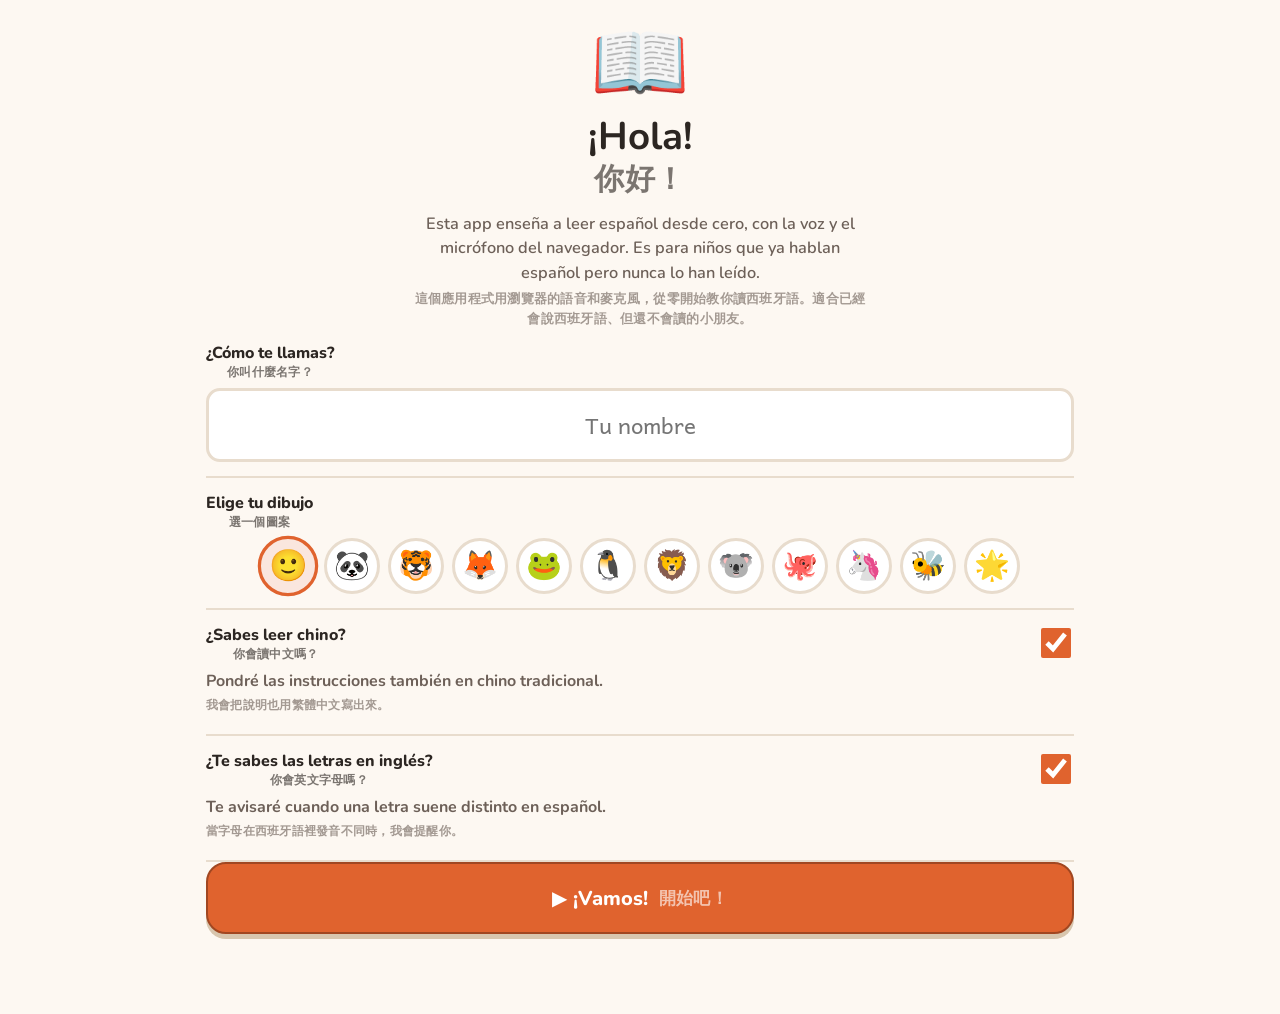
<file: index.html>
<!DOCTYPE html>
<html lang="es">
<head>
<meta charset="utf-8">
<meta name="viewport" content="width=device-width, initial-scale=1, viewport-fit=cover">
<title>Aprendo a leer en español</title>
<meta name="description" content="Aprender a leer español desde cero con la voz del propio navegador.">
<meta name="theme-color" content="#e0632e">
<meta name="color-scheme" content="light dark">
<link rel="icon" href="data:image/svg+xml,<svg xmlns='http://www.w3.org/2000/svg' viewBox='0 0 100 100'><text y='.9em' font-size='90'>📖</text></svg>">
<link rel="preconnect" href="https://fonts.googleapis.com">
<link rel="preconnect" href="https://fonts.gstatic.com" crossorigin>
<link rel="stylesheet" href="https://fonts.googleapis.com/css2?family=Andika:wght@400;700&family=Nunito:wght@600;800&display=swap">
<style>
/*!
 * styles.css — Aprendo a leer en español
 *
 * Criterios de diseño, todos al servicio de un niño de 6-8 años que aún no
 * descifra el español:
 *   - Botones enormes (mínimo 64 px): se usa con el dedo, en tableta.
 *   - Nada esencial depende de leer: color, emoji, icono y voz lo sostienen.
 *   - Tipografía Andika, diseñada para lectores principiantes, en todo lo que
 *     el niño tiene que descifrar. Nunito, más compacta, para el resto.
 *   - Una sola acción evidente por pantalla.
 */

/* ---------------------------------------------------------------- tokens */
:root {
  color-scheme: light;

  --fondo: #fdf8f2;
  --fondo-alto: #f6ecdf;
  --superficie: #ffffff;
  --superficie-2: #fbf5ee;
  --borde: #e8dccd;
  --tinta: #2c2622;
  --tinta-suave: #6d6058;
  --sombra: 0 2px 0 rgba(70, 52, 38, .12), 0 10px 26px rgba(70, 52, 38, .10);
  --sombra-boton: 0 5px 0 var(--boton-borde, #d8c6ae);

  --acento: #e0632e;
  --acento-tinta: #ffffff;
  --exito: #2e9367;
  --exito-suave: #e2f5ec;
  --error: #cf4b3f;
  --error-suave: #fdeae7;
  --estrella: #f0a92c;

  /* Una familia de color por unidad; rota cada 8 unidades. */
  --c0: #e0632e;  --c1: #d9932b;  --c2: #4f9d4a;  --c3: #2f9b8f;
  --c4: #3f7fd0;  --c5: #6a63cf;  --c6: #ab5ac0;  --c7: #d1517f;

  --radio: 20px;
  --radio-s: 14px;
  --ui: 'Nunito', ui-rounded, 'Segoe UI Rounded', system-ui, -apple-system, 'Helvetica Neue', sans-serif;
  --lectura: 'Andika', 'Nunito', ui-rounded, system-ui, sans-serif;
}

@media (prefers-color-scheme: dark) {
  :root:not([data-theme="light"]) {
    color-scheme: dark;
    --fondo: #1d1a18;
    --fondo-alto: #262220;
    --superficie: #2a2523;
    --superficie-2: #322c29;
    --borde: #453d38;
    --tinta: #f6efe8;
    --tinta-suave: #b6a89e;
    --sombra: 0 2px 0 rgba(0, 0, 0, .3), 0 10px 26px rgba(0, 0, 0, .35);
    --sombra-boton: 0 5px 0 var(--boton-borde, #14110f);
    --acento: #f0793f;
    --acento-tinta: #241009;
    --exito: #4dbb88;
    --exito-suave: #1e3a2e;
    --error: #ef7365;
    --error-suave: #3d211d;
    --c0: #f0793f;  --c1: #eeae43;  --c2: #6cbf64;  --c3: #45bcae;
    --c4: #5f9df0;  --c5: #8b83ef;  --c6: #c778dc;  --c7: #ee6f9c;
  }
}

:root[data-theme="dark"] {
  color-scheme: dark;
  --fondo: #1d1a18;
  --fondo-alto: #262220;
  --superficie: #2a2523;
  --superficie-2: #322c29;
  --borde: #453d38;
  --tinta: #f6efe8;
  --tinta-suave: #b6a89e;
  --sombra: 0 2px 0 rgba(0, 0, 0, .3), 0 10px 26px rgba(0, 0, 0, .35);
  --sombra-boton: 0 5px 0 var(--boton-borde, #14110f);
  --acento: #f0793f;
  --acento-tinta: #241009;
  --exito: #4dbb88;
  --exito-suave: #1e3a2e;
  --error: #ef7365;
  --error-suave: #3d211d;
  --c0: #f0793f;  --c1: #eeae43;  --c2: #6cbf64;  --c3: #45bcae;
  --c4: #5f9df0;  --c5: #8b83ef;  --c6: #c778dc;  --c7: #ee6f9c;
}

/* ------------------------------------------------------------------ base */
* { box-sizing: border-box; }

body {
  margin: 0;
  font-family: var(--ui);
  background: var(--fondo);
  color: var(--tinta);
  -webkit-tap-highlight-color: transparent;
  -webkit-text-size-adjust: 100%;
  overscroll-behavior-y: contain;
}

button { font: inherit; color: inherit; }

.app {
  max-width: 900px;
  margin: 0 auto;
  padding: 0 16px 40px;
  min-height: 100vh;
  min-height: 100dvh;
}

.oculto { display: none !important; }
.sr { position: absolute; width: 1px; height: 1px; overflow: hidden; clip: rect(0 0 0 0); white-space: nowrap; }

.etq { display: inline-flex; flex-direction: column; align-items: center; line-height: 1.2; }

.zh {
  display: block;
  font-size: .78em;
  font-weight: 600;
  opacity: .62;
  margin-top: 2px;
  letter-spacing: .02em;
}

/* --------------------------------------------------------------- botones */
.btn {
  --boton-color: var(--superficie);
  --boton-borde: var(--borde);
  display: inline-flex;
  align-items: center;
  justify-content: center;
  gap: 10px;
  min-height: 60px;
  padding: 14px 24px;
  border: 2px solid var(--boton-borde);
  border-radius: var(--radio);
  background: var(--boton-color);
  box-shadow: var(--sombra-boton);
  font-weight: 800;
  font-size: 1.05rem;
  cursor: pointer;
  transition: transform .08s ease, filter .15s ease;
  touch-action: manipulation;
  user-select: none;
}
.btn:active { transform: translateY(4px); box-shadow: 0 1px 0 var(--boton-borde); }
.btn:focus-visible { outline: 4px solid var(--acento); outline-offset: 3px; }
.btn[disabled] { opacity: .45; pointer-events: none; }

.btn-principal {
  --boton-color: var(--acento);
  --boton-borde: color-mix(in srgb, var(--acento) 72%, #000);
  color: var(--acento-tinta);
  font-size: 1.2rem;
  min-height: 68px;
  padding: 16px 34px;
}
.btn-grande { width: 100%; font-size: 1.25rem; min-height: 72px; }
.btn-icono {
  min-height: 56px;
  min-width: 56px;
  padding: 10px;
  border-radius: 50%;
  font-size: 1.4rem;
}
.btn-audio {
  --boton-color: var(--superficie);
  --boton-borde: var(--borde);
  font-size: 1.8rem;
}

/* -------------------------------------------------------------- cabecera */
.barra {
  position: sticky;
  top: 0;
  z-index: 30;
  display: flex;
  align-items: center;
  gap: 10px;
  padding: 12px 0;
  background: linear-gradient(var(--fondo) 72%, transparent);
}
.barra h1 { flex: 1; margin: 0; font-size: 1.15rem; font-weight: 800; line-height: 1.2; }
.barra .marcador {
  display: inline-flex; align-items: center; gap: 5px;
  padding: 8px 14px; border-radius: 999px;
  background: var(--superficie); border: 2px solid var(--borde);
  font-weight: 800; font-variant-numeric: tabular-nums;
}
.barra .marcador span { color: var(--estrella); }

/* ------------------------------------------------------------------ mapa */
.portada {
  text-align: center;
  padding: 22px 0 10px;
}
.portada .logo { font-size: clamp(3.4rem, 16vw, 5rem); line-height: 1; }
.portada h2 { margin: 8px 0 2px; font-size: clamp(1.6rem, 6vw, 2.2rem); }
.portada p { margin: 0 0 18px; color: var(--tinta-suave); font-weight: 600; }

.progreso-barra {
  height: 16px;
  border-radius: 999px;
  background: var(--fondo-alto);
  border: 2px solid var(--borde);
  overflow: hidden;
  margin: 14px 0 6px;
}
.progreso-barra i {
  display: block; height: 100%;
  background: linear-gradient(90deg, var(--c2), var(--c3));
  transition: width .5s ease;
}

.acciones-rapidas { display: grid; grid-template-columns: 1fr 1fr; gap: 12px; margin: 18px 0 26px; }

.rejilla-unidades {
  display: grid;
  grid-template-columns: repeat(auto-fill, minmax(104px, 1fr));
  gap: 12px;
}
.unidad-btn {
  position: relative;
  display: flex;
  flex-direction: column;
  align-items: center;
  justify-content: center;
  gap: 4px;
  aspect-ratio: 1;
  padding: 8px;
  border: 3px solid var(--u);
  border-radius: 24px;
  background: var(--superficie);
  box-shadow: 0 5px 0 var(--u);
  cursor: pointer;
  transition: transform .08s ease;
  touch-action: manipulation;
}
.unidad-btn:active { transform: translateY(4px); box-shadow: 0 1px 0 var(--u); }
.unidad-btn .n {
  position: absolute; top: 6px; left: 9px;
  font-size: .7rem; font-weight: 800; color: var(--tinta-suave);
  font-variant-numeric: tabular-nums;
}
.unidad-btn .letra {
  font-family: var(--lectura);
  font-size: 1.9rem;
  font-weight: 700;
  line-height: 1;
  color: var(--u);
  text-align: center;
  word-break: break-word;
}
.unidad-btn .letra.corta { font-size: 2.6rem; }
.unidad-btn .emo { font-size: 1.1rem; }
.unidad-btn .hecha {
  position: absolute; top: -8px; right: -6px;
  width: 30px; height: 30px; border-radius: 50%;
  background: var(--exito); color: #fff;
  display: grid; place-items: center; font-size: .95rem;
  border: 3px solid var(--fondo);
}
.unidad-btn[data-bloqueada="1"] { opacity: .42; filter: grayscale(.7); }
.unidad-btn[data-bloqueada="1"] .letra { color: var(--tinta-suave); }
.unidad-btn.sugerida::after {
  content: '';
  position: absolute; inset: -8px;
  border-radius: 30px;
  border: 3px dashed var(--u);
  animation: pulso 1.8s ease-in-out infinite;
}
@keyframes pulso { 0%, 100% { opacity: .35; } 50% { opacity: .9; } }

/* --------------------------------------------------------------- lección */
.enunciado {
  display: flex; align-items: center; gap: 12px;
  background: var(--superficie);
  border: 2px solid var(--borde);
  border-radius: var(--radio);
  padding: 12px 16px;
  margin-bottom: 18px;
  box-shadow: var(--sombra);
}
.enunciado .txt { flex: 1; font-weight: 800; font-size: 1.05rem; }

.pasos { display: flex; gap: 6px; margin: 4px 0 16px; }
.pasos i {
  flex: 1; height: 8px; border-radius: 999px;
  background: var(--fondo-alto); border: 1px solid var(--borde);
}
.pasos i.hecho { background: var(--exito); border-color: var(--exito); }
.pasos i.actual { background: var(--u, var(--acento)); border-color: var(--u, var(--acento)); }

.tarjeta {
  background: var(--superficie);
  border: 3px solid var(--u, var(--borde));
  border-radius: 28px;
  padding: 24px 18px;
  text-align: center;
  box-shadow: var(--sombra);
}

.letra-gigante {
  font-family: var(--lectura);
  font-size: clamp(6rem, 34vw, 12rem);
  font-weight: 700;
  line-height: .95;
  color: var(--u, var(--acento));
  letter-spacing: .04em;
}
.letra-gigante .min { opacity: 1; }
.letra-gigante .may { font-size: .62em; opacity: .4; }

.dato { margin: 6px 0; color: var(--tinta-suave); font-weight: 700; }
.dato b { color: var(--tinta); }
.truco {
  margin: 14px auto 0;
  max-width: 46ch;
  font-size: 1.02rem;
  line-height: 1.5;
  font-weight: 600;
  color: var(--tinta-suave);
}

/* Vocales de la primera unidad */
.vocales-fila { display: flex; flex-wrap: wrap; justify-content: center; gap: 12px; }
.vocal-btn {
  display: flex; flex-direction: column; align-items: center; gap: 2px;
  min-width: 96px; padding: 14px 10px;
  border: 3px solid var(--u); border-radius: 22px;
  background: var(--superficie); box-shadow: 0 5px 0 var(--u);
  cursor: pointer; transition: transform .08s ease;
}
.vocal-btn:active, .vocal-btn.sonando { transform: translateY(4px); box-shadow: 0 1px 0 var(--u); }
.vocal-btn .v { font-family: var(--lectura); font-size: 3rem; font-weight: 700; line-height: 1; color: var(--u); }
.vocal-btn .e { font-size: 1.5rem; }
.vocal-btn .p { font-size: .8rem; font-weight: 700; color: var(--tinta-suave); }

/* --------------------------------------------------------------- sílabas */
.rejilla-silabas {
  display: grid;
  grid-template-columns: repeat(auto-fit, minmax(92px, 1fr));
  gap: 12px;
  margin-top: 4px;
}
.silaba {
  position: relative;
  font-family: var(--lectura);
  font-size: clamp(1.9rem, 8vw, 2.6rem);
  font-weight: 700;
  padding: 18px 8px;
  border: 3px solid var(--u, var(--acento));
  border-radius: 22px;
  background: var(--superficie);
  color: var(--u, var(--acento));
  box-shadow: 0 5px 0 var(--u, var(--acento));
  cursor: pointer;
  transition: transform .08s ease, background .2s ease;
  touch-action: manipulation;
}
.silaba:active, .silaba.sonando { transform: translateY(4px); box-shadow: 0 1px 0 var(--u, var(--acento)); }
.silaba.sonando { background: color-mix(in srgb, var(--u, var(--acento)) 16%, var(--superficie)); }
.silaba.tocada::after {
  content: '✓';
  position: absolute; top: 4px; right: 8px;
  font-size: .8rem; font-family: var(--ui); color: var(--exito);
}
.silaba.bien { background: var(--exito-suave); border-color: var(--exito); color: var(--exito); box-shadow: 0 5px 0 var(--exito); }
.silaba.mal { background: var(--error-suave); border-color: var(--error); color: var(--error); box-shadow: 0 5px 0 var(--error); animation: tiembla .35s; }
@keyframes tiembla {
  0%, 100% { transform: translateX(0); }
  25% { transform: translateX(-7px); }
  75% { transform: translateX(7px); }
}

/* -------------------------------------------------------------- palabras */
.palabra-tarjeta {
  display: flex; flex-direction: column; align-items: center; gap: 10px;
  padding: 18px 14px;
  background: var(--superficie);
  border: 3px solid var(--borde);
  border-radius: 24px;
  box-shadow: var(--sombra);
}
.palabra-emoji { font-size: clamp(3rem, 14vw, 4.4rem); line-height: 1; }

.palabra-silabas { display: flex; flex-wrap: wrap; justify-content: center; gap: 8px; }
.trozo {
  font-family: var(--lectura);
  font-size: clamp(1.7rem, 7.5vw, 2.4rem);
  font-weight: 700;
  padding: 8px 14px;
  border-radius: 16px;
  border: 3px solid transparent;
  background: var(--superficie-2);
  color: var(--tinta);
  cursor: pointer;
  transition: transform .08s ease, background .2s ease;
  touch-action: manipulation;
}
.trozo:nth-child(odd) { color: var(--u, var(--acento)); }
.trozo.sonando { background: color-mix(in srgb, var(--u, var(--acento)) 20%, var(--superficie)); transform: translateY(-3px); }
.trozo.tonica { text-decoration: underline; text-decoration-thickness: 3px; text-underline-offset: 6px; }

.palabra-entera {
  font-family: var(--lectura);
  font-size: clamp(2rem, 9vw, 3rem);
  font-weight: 700;
  letter-spacing: .01em;
}

.fila-botones { display: flex; flex-wrap: wrap; gap: 12px; justify-content: center; margin-top: 18px; }
.fila-botones .btn { flex: 1 1 auto; min-width: 140px; }

/* ------------------------------------------------------ construir palabra */
.construccion {
  display: flex; flex-wrap: wrap; gap: 8px; justify-content: center;
  min-height: 88px; align-items: center;
  padding: 14px;
  border: 3px dashed var(--borde);
  border-radius: 22px;
  background: var(--superficie-2);
  margin-bottom: 16px;
}
.construccion:empty::before {
  content: '···';
  font-size: 2rem; color: var(--tinta-suave); letter-spacing: .2em;
}
.hueco {
  font-family: var(--lectura); font-size: 2rem; font-weight: 700;
  padding: 6px 14px; border-radius: 14px;
  background: var(--u, var(--acento)); color: #fff;
}

/* --------------------------------------------------------------- frases */
.frase {
  font-family: var(--lectura);
  font-size: clamp(1.4rem, 5.6vw, 2rem);
  font-weight: 600;
  line-height: 1.9;
  text-align: left;
  padding: 18px;
  background: var(--superficie);
  border: 3px solid var(--borde);
  border-radius: 22px;
  box-shadow: var(--sombra);
  margin-bottom: 14px;
}
.palabra-tocable {
  display: inline-block;
  padding: 2px 4px;
  border-radius: 10px;
  cursor: pointer;
  transition: background .18s ease;
  touch-action: manipulation;
}
.palabra-tocable:hover { background: var(--superficie-2); }
.palabra-tocable.sonando { background: color-mix(in srgb, var(--u, var(--acento)) 26%, var(--superficie)); }
.frase .sil, .salida .sil { padding: 2px 1px; border-radius: 8px; cursor: pointer; }
.frase .sil.sonando, .salida .sil.sonando { background: color-mix(in srgb, var(--u, var(--acento)) 30%, var(--superficie)); }

/* ------------------------------------------------------------- resultado */
.resultado { text-align: center; padding: 28px 12px; }
.resultado .emo { font-size: 5rem; line-height: 1; animation: salta .6s ease; }
@keyframes salta {
  0% { transform: scale(.3) rotate(-12deg); }
  60% { transform: scale(1.15) rotate(6deg); }
  100% { transform: scale(1) rotate(0); }
}
.resultado h2 { margin: 10px 0 4px; font-size: 1.8rem; }
.estrellas-ganadas { font-size: 2.4rem; letter-spacing: .1em; color: var(--estrella); }

/* ---------------------------------------------------------- lector libre */
.lector textarea {
  width: 100%;
  min-height: 130px;
  padding: 16px;
  font-family: var(--lectura);
  font-size: 1.3rem;
  line-height: 1.6;
  border: 3px solid var(--borde);
  border-radius: var(--radio);
  background: var(--superficie);
  color: var(--tinta);
  resize: vertical;
}
.lector textarea:focus { outline: none; border-color: var(--acento); }
.salida {
  margin-top: 18px;
  padding: 18px;
  background: var(--superficie);
  border: 3px solid var(--borde);
  border-radius: var(--radio);
  font-family: var(--lectura);
  font-size: clamp(1.4rem, 5.4vw, 1.9rem);
  line-height: 2.1;
  box-shadow: var(--sombra);
}
.salida .pal { display: inline-block; margin: 0 1px; }
.salida .sil {
  display: inline-block;
  border-radius: 8px;
  cursor: pointer;
  touch-action: manipulation;
}
.sil-b { color: var(--u, var(--acento)); }
.salida .sil.sonando { background: color-mix(in srgb, var(--acento) 26%, var(--superficie)); }
.sep { opacity: .38; margin: 0 -1px; }

/* -------------------------------------------------------------- ajustes */
.hoja {
  position: fixed; inset: 0; z-index: 60;
  display: flex; align-items: flex-end; justify-content: center;
  background: rgba(20, 14, 10, .5);
  backdrop-filter: blur(3px);
}
.hoja-panel {
  width: 100%; max-width: 520px;
  max-height: 88vh; overflow-y: auto;
  padding: 22px 20px 32px;
  background: var(--fondo);
  border-radius: 28px 28px 0 0;
  border-top: 4px solid var(--acento);
  animation: sube .25s ease;
}
@keyframes sube { from { transform: translateY(40px); opacity: .4; } }
.ajuste { padding: 14px 0; border-bottom: 2px solid var(--borde); }
.ajuste:last-child { border-bottom: 0; }
.ajuste label { display: block; font-weight: 800; margin-bottom: 8px; }
.ajuste select, .ajuste input[type="range"] { width: 100%; }
.ajuste select {
  padding: 12px; border-radius: var(--radio-s);
  border: 2px solid var(--borde); background: var(--superficie); color: var(--tinta);
  font-size: 1rem;
}
.ajuste input[type="range"] { height: 40px; accent-color: var(--acento); }
/* Más específico que ".ajuste label { display: block }", que si no gana por
   especificidad y deja la casilla pegada al texto en vez de a la derecha. */
.ajuste label.interruptor,
.interruptor {
  display: flex; align-items: center; justify-content: space-between; gap: 14px;
}
.interruptor input { width: 30px; height: 30px; accent-color: var(--acento); }

.aviso {
  display: flex; gap: 10px; align-items: flex-start;
  padding: 14px 16px; margin: 12px 0;
  border-radius: var(--radio-s);
  background: var(--error-suave);
  border: 2px solid var(--error);
  font-weight: 700; font-size: .95rem;
}

/* --------------------------------------------------------------- extras */
.confeti {
  position: fixed; top: -20px; z-index: 90;
  font-size: 1.6rem; pointer-events: none;
  animation: cae linear forwards;
}
@keyframes cae {
  to { transform: translateY(105vh) rotate(540deg); opacity: .1; }
}

.pie { margin-top: 34px; text-align: center; color: var(--tinta-suave); font-size: .85rem; font-weight: 600; }

@media (prefers-reduced-motion: reduce) {
  *, *::before, *::after { animation-duration: .001ms !important; transition-duration: .001ms !important; }
}

@media (min-width: 620px) {
  .rejilla-unidades { grid-template-columns: repeat(auto-fill, minmax(120px, 1fr)); }
  .barra h1 { font-size: 1.35rem; }
}

/* Modo MAYÚSCULAS: algunos niños arrancan mejor con la letra de imprenta.
   Sólo transforma el texto que hay que descifrar, no la interfaz. */
body[data-may="1"] .silaba,
body[data-may="1"] .trozo,
body[data-may="1"] .hueco,
body[data-may="1"] .palabra-entera,
body[data-may="1"] .letra-gigante,
body[data-may="1"] .frase,
body[data-may="1"] .salida,
body[data-may="1"] .unidad-btn .letra,
body[data-may="1"] .vocal-btn .v { text-transform: uppercase; }

/* ------------------------------------------------ leer en voz alta ------ */

.micro { text-align: center; margin-top: 18px; }

.micro-btn {
  width: 108px;
  height: 108px;
  border-radius: 50%;
  border: 4px solid var(--acento);
  background: var(--superficie);
  box-shadow: 0 6px 0 color-mix(in srgb, var(--acento) 70%, #000);
  cursor: pointer;
  transition: transform .08s ease;
  touch-action: manipulation;
}
.micro-btn:active { transform: translateY(5px); box-shadow: 0 1px 0 color-mix(in srgb, var(--acento) 70%, #000); }
.micro-btn:focus-visible { outline: 4px solid var(--acento); outline-offset: 4px; }
.micro-icono { font-size: 3rem; line-height: 1; }

/* Mientras escucha, el botón late: es la señal de que puede hablar. */
.micro-btn.escuchando {
  border-color: var(--error);
  box-shadow: 0 0 0 0 color-mix(in srgb, var(--error) 55%, transparent);
  animation: late 1.4s ease-out infinite;
  cursor: default;
}
@keyframes late {
  0%   { box-shadow: 0 0 0 0 color-mix(in srgb, var(--error) 55%, transparent); }
  70%  { box-shadow: 0 0 0 26px color-mix(in srgb, var(--error) 0%, transparent); }
  100% { box-shadow: 0 0 0 0 color-mix(in srgb, var(--error) 0%, transparent); }
}

.micro-pie { margin: 12px 0 4px; font-weight: 800; font-size: 1.05rem; }
.micro-error {
  margin: 12px auto 0; max-width: 40ch;
  color: var(--error); font-weight: 700; font-size: .95rem; line-height: 1.45;
}
.transcripcion {
  min-height: 2em;
  margin: 6px auto 0;
  max-width: 34ch;
  font-family: var(--lectura);
  font-size: 1.3rem;
  color: var(--tinta-suave);
  font-style: italic;
}

.veredicto {
  padding: 18px 16px;
  border-radius: 24px;
  border: 3px solid var(--borde);
  background: var(--superficie);
  box-shadow: var(--sombra);
}
.veredicto.v3 { border-color: var(--exito); background: var(--exito-suave); }
.veredicto.v2, .veredicto.v1 { border-color: var(--estrella); }
.veredicto.v0 { border-color: var(--error); background: var(--error-suave); }

.lectura-marcada {
  font-family: var(--lectura);
  font-size: clamp(1.4rem, 6vw, 2rem);
  font-weight: 700;
  line-height: 1.6;
  margin: 10px 0;
}
/* Verde lo que salió bien, ámbar lo que casi, rojo lo que hay que repasar.
   El subrayado acompaña al color para quien no lo distinga. */
.pal-bien { color: var(--exito); }
.pal-casi {
  color: var(--estrella);
  text-decoration: underline wavy;
  text-decoration-thickness: 2px;
  text-underline-offset: 5px;
}
.pal-mal {
  color: var(--error);
  text-decoration: underline;
  text-decoration-thickness: 3px;
  text-underline-offset: 5px;
}

.oido {
  margin: 8px 0; font-size: .95rem; font-weight: 700; color: var(--tinta-suave);
}
.comentario {
  margin: 10px auto 0; max-width: 42ch;
  font-size: 1.05rem; font-weight: 700; line-height: 1.5;
}
.sello-modelo { opacity: .8; }

/* Instalación: se numera sólo cuando hay un orden real; los caminos
   alternativos van con viñeta, porque numerarlos sugeriría una secuencia. */
.nota-instalar {
  margin: 0 0 12px; font-weight: 600; line-height: 1.55; color: var(--tinta-suave);
}
.pasos-instalar {
  margin: 0; padding-left: 22px;
  font-weight: 600; line-height: 1.55;
}
.pasos-instalar li { margin-bottom: 10px; }
.pasos-instalar.opciones { list-style: '→  '; }

/* Código para pasar el progreso: pensado para leerlo en voz alta y copiarlo
   a mano, así que va grande, separado y en una tipografía de ancho fijo. */
.codigo {
  font-family: ui-monospace, 'SFMono-Regular', Menlo, Consolas, monospace;
  font-size: clamp(1.3rem, 6vw, 1.9rem);
  font-weight: 700;
  letter-spacing: .12em;
  text-align: center;
  padding: 14px 10px;
  margin: 8px 0 14px;
  border: 3px dashed var(--acento);
  border-radius: var(--radio-s);
  background: var(--superficie);
  color: var(--acento);
  user-select: all;          /* un toque lo selecciona entero */
  word-break: break-all;
}
.campo-codigo {
  width: 100%;
  padding: 14px;
  margin-bottom: 10px;
  font-family: ui-monospace, Menlo, Consolas, monospace;
  font-size: 1.2rem;
  letter-spacing: .08em;
  text-align: center;
  text-transform: uppercase;
  border: 3px solid var(--borde);
  border-radius: var(--radio-s);
  background: var(--superficie);
  color: var(--tinta);
}
.campo-codigo:focus { outline: none; border-color: var(--acento); }

/* ==================================================== nivel avanzado ==== */

/* Falsos amigos: las dos lenguas enfrentadas, para que el contraste se vea
   además de oírse. */
.contraste { display: grid; grid-template-columns: 1fr 1fr; gap: 10px; margin: 16px 0 6px; }
.contraste .btn { flex-direction: column; gap: 4px; min-height: 96px; padding: 12px 8px; }
.contraste .bandera { font-size: 1.6rem; }
.contraste .chico { font-size: .72rem; font-weight: 700; opacity: .7; }
.contraste b { font-family: var(--lectura); font-size: 1.3rem; }
.lado-en { --boton-borde: #6a63cf; }
.lado-es { --boton-borde: var(--acento); }

.aviso-ingles {
  display: flex; gap: 12px; align-items: flex-start; text-align: left;
  margin: 16px auto 0; max-width: 46ch;
  padding: 14px 16px;
  border: 2px dashed var(--c5);
  border-radius: var(--radio-s);
  background: color-mix(in srgb, var(--c5) 8%, var(--superficie));
}
.aviso-ingles p { margin: 0 0 10px; font-weight: 600; font-size: .95rem; line-height: 1.45; }
.aviso-ingles .btn { min-height: 48px; font-size: .95rem; padding: 8px 14px; }

.campo-dictado { text-transform: lowercase; letter-spacing: .04em; margin-top: 14px; }

/* ------------------------------------------------------------ cuentos -- */
.nivel-titulo {
  margin: 22px 0 10px; font-size: 1.05rem; text-transform: uppercase;
  letter-spacing: .08em; color: var(--tinta-suave);
}
.rejilla-cuentos { display: grid; grid-template-columns: repeat(auto-fill, minmax(150px, 1fr)); gap: 12px; }
.cuento-btn {
  position: relative;
  display: flex; flex-direction: column; align-items: center; gap: 6px;
  padding: 16px 10px;
  border: 3px solid var(--u); border-radius: 22px;
  background: var(--superficie); box-shadow: 0 5px 0 var(--u);
  cursor: pointer; transition: transform .08s ease; touch-action: manipulation;
}
.cuento-btn:active { transform: translateY(4px); box-shadow: 0 1px 0 var(--u); }
.cuento-btn.leido { border-color: var(--exito); box-shadow: 0 5px 0 var(--exito); }
.cuento-emo { font-size: 2.4rem; line-height: 1; }
.cuento-titulo { font-weight: 800; text-align: center; line-height: 1.25; }
.cuento-dato { font-size: .78rem; font-weight: 700; color: var(--tinta-suave); }

/* ------------------------------------------------------- comprensión -- */
.pregunta-texto {
  font-family: var(--lectura);
  font-size: clamp(1.2rem, 5vw, 1.6rem);
  font-weight: 700; line-height: 1.5; margin: 10px 0 0;
}
.opciones-pregunta { display: flex; flex-direction: column; gap: 12px; margin-top: 16px; }
.opcion {
  font-family: var(--lectura);
  font-size: clamp(1.1rem, 4.6vw, 1.4rem);
  font-weight: 600; line-height: 1.4; text-align: left;
  padding: 18px 20px;
  border: 3px solid var(--borde); border-radius: 20px;
  background: var(--superficie); color: var(--tinta);
  box-shadow: 0 4px 0 var(--borde);
  cursor: pointer; transition: transform .08s ease; touch-action: manipulation;
}
.opcion:active { transform: translateY(3px); box-shadow: 0 1px 0 var(--borde); }
.opcion.bien { border-color: var(--exito); background: var(--exito-suave); color: var(--exito); box-shadow: 0 4px 0 var(--exito); }
.opcion.mal { border-color: var(--error); background: var(--error-suave); color: var(--error); box-shadow: 0 4px 0 var(--error); animation: tiembla .35s; }

.moraleja {
  margin-top: 20px; padding: 20px 18px;
  border-radius: 22px;
  border: 3px solid var(--estrella);
  background: color-mix(in srgb, var(--estrella) 12%, var(--superficie));
  text-align: center;
}
.moraleja-icono { font-size: 2.2rem; line-height: 1; }
.moraleja-titulo {
  margin: 6px 0 4px; font-size: .8rem; font-weight: 800;
  text-transform: uppercase; letter-spacing: .08em; color: var(--tinta-suave);
}
.moraleja-texto {
  margin: 0; font-family: var(--lectura);
  font-size: clamp(1.1rem, 4.8vw, 1.45rem); font-weight: 700; line-height: 1.5;
}

/* --------------------------------------------------------- velocidad -- */
.marca { margin: 4px 0 12px; }
.ppm-numero {
  display: block; font-size: 3.2rem; font-weight: 800; line-height: 1;
  color: var(--u, var(--acento)); font-variant-numeric: tabular-nums;
}
.ppm-texto { display: block; font-size: .8rem; font-weight: 700; color: var(--tinta-suave); }
.ppm-mejora { display: block; margin-top: 6px; font-weight: 800; color: var(--exito); }

/* ------------------------------------------------- panel del adulto --- */
.cifras { display: grid; grid-template-columns: repeat(4, 1fr); gap: 8px; margin: 14px 0 6px; }
.cifra {
  display: flex; flex-direction: column; align-items: center; gap: 2px;
  padding: 12px 4px; border-radius: var(--radio-s);
  background: var(--superficie); border: 2px solid var(--borde);
}
.cifra b { font-size: 1.15rem; font-variant-numeric: tabular-nums; }
.cifra span { font-size: .68rem; font-weight: 700; color: var(--tinta-suave); text-align: center; line-height: 1.2; }

/* Una barra por lectura: se ve de un vistazo si va ganando velocidad. */
.barras {
  display: flex; align-items: flex-end; gap: 4px;
  height: 84px; margin: 12px 0 6px; padding: 6px;
  border-radius: var(--radio-s); background: var(--superficie-2);
}
.barra-ppm { flex: 1; border-radius: 4px 4px 0 0; background: var(--c3); min-height: 8px; }
.barra-ppm:last-child { background: var(--acento); }

.lista-fallos { margin: 0; padding: 0; list-style: none; }
.lista-fallos li {
  display: flex; justify-content: space-between; gap: 12px;
  padding: 10px 0; border-bottom: 1px solid var(--borde);
  font-weight: 700;
}
.lista-fallos li:last-child { border-bottom: 0; }
.lista-fallos b { color: var(--error); font-variant-numeric: tabular-nums; }

/* ================================================ varios niños ========== */

/* Bienvenida: la única pantalla escrita para que la lea un adulto. */
.bienvenida { text-align: center; padding: 24px 0 40px; }
.bienvenida .logo { font-size: clamp(3.4rem, 16vw, 5rem); line-height: 1; }
.bienvenida h1 { margin: 6px 0 10px; font-size: clamp(1.8rem, 7vw, 2.4rem); }
.bienvenida .ajuste { text-align: left; }

.campo-nombre {
  width: 100%;
  padding: 16px;
  font-family: var(--lectura);
  font-size: 1.4rem;
  text-align: center;
  border: 3px solid var(--borde);
  border-radius: var(--radio-s);
  background: var(--superficie);
  color: var(--tinta);
}
.campo-nombre:focus { outline: none; border-color: var(--acento); }

.avatares { display: flex; flex-wrap: wrap; gap: 8px; justify-content: center; }
.avatar {
  width: 56px; height: 56px;
  font-size: 1.8rem; line-height: 1;
  border: 3px solid var(--borde); border-radius: 50%;
  background: var(--superficie);
  cursor: pointer; transition: transform .08s ease;
  touch-action: manipulation;
}
.avatar:active { transform: scale(.92); }
.avatar.elegido {
  border-color: var(--acento);
  background: color-mix(in srgb, var(--acento) 16%, var(--superficie));
  transform: scale(1.08);
}

/* Lista de niños del aparato */
.perfil {
  position: relative;
  display: flex; align-items: center; gap: 14px; width: 100%;
  margin-bottom: 10px; padding: 14px 16px;
  border: 3px solid var(--borde); border-radius: var(--radio);
  background: var(--superficie); color: var(--tinta);
  text-align: left; cursor: pointer;
  touch-action: manipulation;
}
.perfil.activo { border-color: var(--acento); background: color-mix(in srgb, var(--acento) 10%, var(--superficie)); }
.perfil-emo { font-size: 2rem; line-height: 1; }
.perfil-datos { display: flex; flex-direction: column; gap: 2px; flex: 1; }
.perfil-datos b { font-size: 1.1rem; }
.perfil-datos span { font-size: .82rem; font-weight: 700; color: var(--tinta-suave); }
.perfil .hecha { position: static; width: 26px; height: 26px; border-width: 0; }

/* La chapa de la esquina: quién está leyendo y cuántas estrellas lleva. */
.marcador-perfil { cursor: pointer; max-width: 58vw; }
.perfil-mini { font-size: 1.15rem; }
.perfil-nombre {
  max-width: 7ch; overflow: hidden; text-overflow: ellipsis; white-space: nowrap;
}

/* El chino que acompaña a cada texto. Dentro de un botón cabe al lado; en un
   párrafo baja a su propia línea. */
.btn > .zh { margin-top: 0; font-size: .85em; }
.dato > .zh, .truco > .zh, .comentario > .zh, .micro-error > .zh, .pie > .zh {
  margin-top: 4px;
}
.moraleja-texto.zh { margin-top: 8px; font-size: 1rem; opacity: .75; }
.aviso-ingles .zh { font-weight: 600; }

/* Lo que queda por repasar al acabar una unidad. */
.a-repasar {
  margin: 18px auto 0; max-width: 40ch;
  padding: 14px; border-radius: var(--radio-s);
  background: color-mix(in srgb, var(--estrella) 12%, var(--superficie));
  border: 2px dashed var(--estrella);
}
.a-repasar .trozo { font-size: 1.2rem; padding: 4px 12px; }

/*
 * El dibujo que no se puede ver todavía.
 *
 * En los ejercicios de micrófono el dibujo llegaba antes que la palabra, y con
 * él delante el niño decía «pino» al ver el pino, sin leer nada. Ahora ocupa su
 * sitio pero no se ve (visibility, no display: así la pantalla no salta cuando
 * aparece) y se descubre cuando ya ha leído.
 */
.tapado { visibility: hidden; }

.micro-ayuda {
  margin: 8px 0 0;
  font-size: .92rem;
  line-height: 1.4;
  color: var(--tinta-suave);
  text-align: center;
}

/* El aviso de "este aparato no tiene voz española" no puede pasar
   desapercibido: mientras no se arregle, la app enseña a pronunciar mal. */
.aviso-grande {
  display: block;
  border: 2px solid var(--aviso, #d98324);
  border-radius: 16px;
  padding: 14px 16px;
  margin: 12px 0;
}
.aviso-grande .aviso-linea { display: flex; gap: 10px; align-items: flex-start; font-weight: 700; }
.aviso-grande .dato { margin: 8px 0 0; text-align: left; }

/* El nivel de cada unidad en el mapa: no es lo mismo haberla pasado que
   sabérsela, y eso tiene que verse sin abrir nada. */
.nivel-unidad {
  position: absolute;
  left: 0; right: 0; bottom: 4px;
  font-size: .62rem;
  letter-spacing: 1px;
  color: var(--tinta-suave);
  text-align: center;
}
.nivel-unidad.n3 { color: #e0a01e; }

</style>
<link rel="manifest" href="manifest.webmanifest">
<link rel="apple-touch-icon" href="icono-apple-180.png">
</head>
<body>
<noscript><p style="padding:24px;font-family:system-ui">Esta aplicación necesita JavaScript para poder hablar.</p></noscript>
<main id="app" class="app"></main>
<script>
/* ===== js/syllabify.js ===== */
/*!
 * silabeador.js — División silábica del español.
 *
 * Implementa las reglas ortográficas de la RAE con el detalle suficiente para
 * cubrir el vocabulario infantil y, en general, cualquier palabra en español:
 *
 *   - Dígrafos indivisibles: ch, ll, rr, qu, gu (ante e/i)
 *   - Grupos consonánticos inseparables: bl cl fl gl kl pl / br cr dr fr gr kr pr tr
 *   - Diptongos, triptongos e hiatos (incluida la tilde en vocal débil)
 *   - "y" con valor vocálico a final de sílaba (rey, muy, hoy)
 *   - "ü" como vocal débil (pingüino, cigüeña)
 *   - Repartos de 2, 3 y 4 consonantes intervocálicas (car-ta, ins-tru-men-to, obs-truir)
 *
 * Además calcula la sílaba tónica, que la app usa para resaltarla.
 *
 * Sin dependencias. Funciona como <script> clásico (window.Silabas) y en Node.
 */
(function (root, factory) {
  'use strict';
  var api = factory();
  if (typeof module === 'object' && module.exports) module.exports = api;
  else root.Silabas = api;
})(typeof self !== 'undefined' ? self : this, function () {
  'use strict';

  var STRONG = 'aeoáéó';
  var WEAK = 'iuü';
  var WEAK_ACCENTED = 'íú';
  var VOWELS = STRONG + WEAK + WEAK_ACCENTED;
  var FRONT = 'eiéí';

  /* Letras que pueden formar parte de una palabra española. */
  var LETTER_RE = /[a-záéíóúüñA-ZÁÉÍÓÚÜÑ]/;

  var L_CLUSTER = { b: 1, c: 1, f: 1, g: 1, k: 1, p: 1 };   // bl, cl, fl, gl, kl, pl (no dl, no tl)
  var R_CLUSTER = { b: 1, c: 1, d: 1, f: 1, g: 1, k: 1, p: 1, t: 1 }; // br, cr, dr, fr, gr, kr, pr, tr

  function isVowel(ch) { return !!ch && VOWELS.indexOf(ch) !== -1; }
  function isStrong(ch) { return STRONG.indexOf(ch) !== -1; }
  function isWeakAccented(ch) { return WEAK_ACCENTED.indexOf(ch) !== -1; }
  function isFront(ch) { return !!ch && FRONT.indexOf(ch) !== -1; }
  function isLetter(ch) { return !!ch && LETTER_RE.test(ch); }

  /* Un par de consonantes que jamás se separa: consonante + l/r. */
  function inseparable(a, b) {
    if (a.length !== 1 || b.length !== 1) return false; // los dígrafos no forman grupo
    if (b === 'l') return L_CLUSTER[a] === 1;
    if (b === 'r') return R_CLUSTER[a] === 1;
    return false;
  }

  /*
   * Divide la palabra en unidades: cada unidad es una vocal o una consonante,
   * donde los dígrafos (ch, ll, rr, qu, gu) cuentan como UNA consonante.
   * Guarda los índices sobre la cadena original para poder reconstruirla con
   * su acentuación y mayúsculas intactas.
   */
  function toUnits(lower) {
    var out = [];
    var i = 0;
    var n = lower.length;
    while (i < n) {
      var c = lower[i], c2 = lower[i + 1], c3 = lower[i + 2];

      if (isVowel(c)) { out.push({ t: 'V', s: i, e: i + 1, v: c }); i += 1; continue; }

      // "y" es vocal (semivocal) cuando cierra sílaba: rey, muy, hoy, y.
      if (c === 'y' && !isVowel(c2)) { out.push({ t: 'V', s: i, e: i + 1, v: 'i' }); i += 1; continue; }

      if (c === 'c' && c2 === 'h') { out.push({ t: 'C', s: i, e: i + 2, v: 'ch' }); i += 2; continue; }
      if (c === 'l' && c2 === 'l') { out.push({ t: 'C', s: i, e: i + 2, v: 'll' }); i += 2; continue; }
      if (c === 'r' && c2 === 'r') { out.push({ t: 'C', s: i, e: i + 2, v: 'rr' }); i += 2; continue; }
      // qu / gu con "u" muda: sólo ante e, i.
      if (c === 'q' && c2 === 'u' && isFront(c3)) { out.push({ t: 'C', s: i, e: i + 2, v: 'qu' }); i += 2; continue; }
      if (c === 'g' && c2 === 'u' && isFront(c3)) { out.push({ t: 'C', s: i, e: i + 2, v: 'gu' }); i += 2; continue; }

      out.push({ t: 'C', s: i, e: i + 1, v: c });
      i += 1;
    }
    return out;
  }

  /* ¿Se unen estas dos vocales en el mismo núcleo (diptongo) o hay hiato? */
  function joinsWith(prev, next) {
    if (isStrong(prev) && isStrong(next)) return false;   // le-ón, te-a-tro
    if (isWeakAccented(next)) return false;               // pa-ís, ba-úl
    if (isWeakAccented(prev)) return false;               // rí-o, dú-o
    return true;                                          // ai, ua, ie, ui...
  }

  /*
   * Agrupa las unidades en núcleos vocálicos con sus consonantes intermedias.
   * Devuelve { onset, nuclei[], codas[] } en forma de lista de sílabas.
   */
  function splitUnits(units) {
    var groups = [];   // núcleos: cada uno es una lista de unidades vocálicas
    var runs = [];     // consonantes previas a cada núcleo
    var pending = [];  // consonantes acumuladas

    var i = 0;
    while (i < units.length) {
      if (units[i].t === 'C') { pending.push(units[i]); i += 1; continue; }

      // Serie de vocales consecutivas → uno o más núcleos.
      var vowels = [];
      while (i < units.length && units[i].t === 'V') { vowels.push(units[i]); i += 1; }

      var j = 0;
      while (j < vowels.length) {
        var nucleus = [vowels[j]];
        j += 1;
        while (
          j < vowels.length &&
          nucleus.length < 3 &&
          joinsWith(nucleus[nucleus.length - 1].v, vowels[j].v)
        ) {
          nucleus.push(vowels[j]);
          j += 1;
        }
        groups.push(nucleus);
        runs.push(pending);
        pending = [];
      }
    }

    return { groups: groups, runs: runs, tail: pending };
  }

  /*
   * Reparte un grupo de consonantes entre la coda de la sílaba anterior y el
   * ataque de la siguiente, según el número de consonantes.
   */
  function shareConsonants(run) {
    var L = run.length;
    if (L === 0) return { coda: [], onset: [] };
    if (L === 1) return { coda: [], onset: run };                       // ca-sa
    if (L === 2) {
      return inseparable(run[0].v, run[1].v)
        ? { coda: [], onset: run }                                      // ha-blar
        : { coda: [run[0]], onset: [run[1]] };                          // car-ta
    }
    if (L === 3) {
      return inseparable(run[1].v, run[2].v)
        ? { coda: [run[0]], onset: [run[1], run[2]] }                   // ins-tru-...
        : { coda: [run[0], run[1]], onset: [run[2]] };                  // cons-tan-te
    }
    // 4 o más: el grupo inseparable final se lleva el ataque.
    return inseparable(run[L - 2].v, run[L - 1].v)
      ? { coda: run.slice(0, L - 2), onset: run.slice(L - 2) }          // obs-truir
      : { coda: run.slice(0, L - 1), onset: run.slice(L - 1) };
  }

  /* Divide UNA palabra (sólo letras) en sílabas. */
  function syllabifyWord(word) {
    if (!word) return [];
    var lower = word.toLowerCase();
    var units = toUnits(lower);
    if (!units.length) return [word];

    var split = splitUnits(units);
    var groups = split.groups;
    if (!groups.length) return [word];   // p. ej. una sigla sin vocales

    // Frontera inicial de cada sílaba, como índice sobre la palabra original.
    var starts = [0];
    for (var k = 1; k < groups.length; k++) {
      var share = shareConsonants(split.runs[k]);
      var start = share.onset.length ? share.onset[0].s : groups[k][0].s;
      starts.push(start);
    }

    var out = [];
    for (var m = 0; m < starts.length; m++) {
      var end = m + 1 < starts.length ? starts[m + 1] : word.length;
      out.push(word.slice(starts[m], end));
    }
    return out.filter(function (s) { return s.length > 0; });
  }

  /*
   * Índice de la sílaba tónica.
   *   - Con tilde: la sílaba que la lleva.
   *   - Sin tilde y acabada en vocal, -n o -s: penúltima (llana).
   *   - En los demás casos: última (aguda).
   */
  function stressIndex(syllables) {
    if (!syllables.length) return -1;
    for (var i = 0; i < syllables.length; i++) {
      if (/[áéíóú]/i.test(syllables[i])) return i;
    }
    if (syllables.length === 1) return 0;
    var last = syllables[syllables.length - 1].toLowerCase();
    var lastChar = last[last.length - 1];
    if (isVowel(lastChar) || lastChar === 'n' || lastChar === 's' || lastChar === 'y') {
      return syllables.length - 2;
    }
    return syllables.length - 1;
  }

  /*
   * Trocea un texto en piezas: { type: 'word' | 'other', text, syllables }.
   * Conserva espacios y puntuación para poder pintar el texto tal cual.
   */
  function tokenize(text) {
    var tokens = [];
    var buffer = '';
    var isWordBuffer = false;

    function flush() {
      if (!buffer) return;
      tokens.push(isWordBuffer
        ? { type: 'word', text: buffer, syllables: syllabifyWord(buffer) }
        : { type: 'other', text: buffer });
      buffer = '';
    }

    for (var i = 0; i < text.length; i++) {
      var ch = text[i];
      var wordish = isLetter(ch);
      if (wordish !== isWordBuffer) { flush(); isWordBuffer = wordish; }
      buffer += ch;
    }
    flush();
    return tokens;
  }

  /* Sólo las palabras de un texto, ya silabeadas. */
  function words(text) {
    return tokenize(text).filter(function (t) { return t.type === 'word'; });
  }

  return {
    syllabify: syllabifyWord,
    stressIndex: stressIndex,
    tokenize: tokenize,
    words: words,
    isVowel: isVowel
  };
});


/* ===== js/speech.js ===== */
/*!
 * voz.js — Envoltorio sobre la API SpeechSynthesis del navegador.
 *
 * Toda la aplicación habla: el niño todavía no sabe leer, así que ninguna
 * instrucción puede depender de que la lea. Este módulo se encarga de:
 *
 *   - elegir la mejor voz española disponible (prioriza es-ES, luego es-*)
 *   - esperar a que el navegador cargue la lista de voces (llega tarde)
 *   - hablar en secuencia con pausas (sílaba… sílaba… palabra entera)
 *   - sortear las rarezas conocidas: el gesto inicial obligatorio en iOS y
 *     el sintetizador que se "duerme" en Chrome de escritorio
 */
(function (global) {
  'use strict';

  var synth = global.speechSynthesis;
  var supported = !!synth && typeof global.SpeechSynthesisUtterance === 'function';

  var voices = [];
  var chosen = null;
  var preferredURI = null;
  var listeners = [];
  var primed = false;
  var keepAlive = null;
  var currentToken = 0;

  /* Ritmos por defecto. Un lector principiante necesita ir MUY despacio. */
  var RATES = { letra: 0.65, silaba: 0.7, palabra: 0.8, frase: 0.95, voz: 1 };
  var rateScale = 1;   // el ajuste global de velocidad multiplica los anteriores

  function isSpanish(v) { return /^es(\b|[-_])/i.test(v.lang || ''); }
  function isEnglish(v) { return /^en(\b|[-_])/i.test(v.lang || ''); }

  /*
   * Voces que estropean el español sin que se note.
   *
   * El portugués, el catalán y el gallego cierran la "o" final en "u": leen
   * "pato" como "patu" y "lobo" como "lobu". Si el aparato no trae voz
   * española y la app coge "la que haya" — que es lo que hacía —, el niño
   * aprende la vocal que no es y encima nadie se entera, porque suena a
   * idioma parecido. Con el inglés o el chino el destrozo es evidente; con
   * estos tres, no.
   */
  function estropeaVocales(v) {
    return /^(pt|ca|gl|oc|fr|en|zh|yue|ja|ko|th|vi|nl|de|da|sv|nb|no)(\b|[-_])/i.test(v.lang || '');
  }

  /*
   * Lenguas que no son español pero tienen sus mismas cinco vocales y no las
   * cierran al final. Si no hay más remedio, un italiano lee "pato" bastante
   * mejor que un portugués.
   */
  function apaña(v) { return /^(it|eu|id|ms|sw|fi|ro|tr|cs|sk|pl)(\b|[-_])/i.test(v.lang || ''); }

  var hayEspanol = false;
  var motorDecide = false;   // sin voz española, que elija el motor por idioma

  /*
   * Para enseñar los falsos amigos del alfabeto hace falta decir la misma
   * letra en inglés y en español, una detrás de otra. Guardamos aparte una
   * voz inglesa; si el aparato no tiene ninguna, quien llama se entera y
   * enseña sólo el lado español en vez de pronunciarlo con acento español.
   */
  var vozInglesa = null;

  /* Puntuación de una voz: preferimos español de España y voces locales. */
  function score(v) {
    var s = 0;
    var lang = (v.lang || '').toLowerCase().replace('_', '-');
    if (lang.indexOf('es-es') === 0) s += 100;
    else if (lang.indexOf('es') === 0) s += 60;
    if (v.localService) s += 10;
    if (/google/i.test(v.name)) s += 8;      // suelen ser las más naturales
    if (/microsoft|helena|elvira|pablo|alvaro|álvaro/i.test(v.name)) s += 6;
    if (v.default) s += 2;
    return s;
  }

  function mejorDe(lista) {
    return lista.slice().sort(function (a, b) { return score(b) - score(a); })[0] || null;
  }

  function loadVoices() {
    if (!supported) return;
    var all = synth.getVoices() || [];
    if (!all.length) return;

    var espanolas = all.filter(isSpanish);
    hayEspanol = espanolas.length > 0;

    /* En los ajustes se ofrecen todas, pero las españolas primero. */
    voices = espanolas.concat(all.filter(function (v) { return !isSpanish(v); }));

    /* Una voz elegida a mano se respeta, salvo que sea de las que cierran
       las vocales habiendo española disponible: eso fue un despiste. */
    var saved = preferredURI && all.filter(function (v) { return v.voiceURI === preferredURI; })[0];
    if (saved && (isSpanish(saved) || !hayEspanol)) {
      chosen = saved;
      motorDecide = false;
    } else if (hayEspanol) {
      chosen = mejorDe(espanolas);
      motorDecide = false;
    } else {
      /*
       * Sin voz española: primero que lo intente el motor pidiéndole es-ES
       * sin imponerle voz; muchos aparatos tienen una remota aunque no
       * aparezca en la lista. Si falla, se usa la suplente menos mala.
       */
      motorDecide = true;
      var suplentes = all.filter(apaña);
      chosen = mejorDe(suplentes.length ? suplentes : all.filter(function (v) { return !estropeaVocales(v); }))
               || mejorDe(all);
    }

    var inglesas = all.filter(isEnglish);
    vozInglesa = inglesas.filter(function (v) { return v.localService; })[0] || inglesas[0] || null;

    listeners.forEach(function (fn) { try { fn(voices, chosen); } catch (e) {} });
  }

  if (supported) {
    loadVoices();
    if (typeof synth.addEventListener === 'function') synth.addEventListener('voiceschanged', loadVoices);
    else synth.onvoiceschanged = loadVoices;
    // Algunos navegadores tardan en poblar la lista aunque no emitan el evento.
    var tries = 0;
    var poll = setInterval(function () {
      if (chosen || tries++ > 20) { clearInterval(poll); return; }
      loadVoices();
    }, 250);
  }

  /*
   * Chrome de escritorio detiene el sintetizador tras unos segundos si nadie
   * lo "despierta". Un resume() periódico mientras hablamos lo evita.
   */
  function startKeepAlive() {
    if (keepAlive || !supported) return;
    keepAlive = setInterval(function () {
      if (synth.speaking && !synth.paused) { synth.pause(); synth.resume(); }
      else stopKeepAlive();
    }, 5000);
  }
  function stopKeepAlive() {
    if (keepAlive) { clearInterval(keepAlive); keepAlive = null; }
  }

  function cancel() {
    currentToken++;
    stopKeepAlive();
    if (supported) { try { synth.cancel(); } catch (e) {} }
  }

  /*
   * Pronuncia un texto. Devuelve una promesa que se resuelve al terminar
   * (o al cancelarse), para poder encadenar sílabas cómodamente.
   */
  function say(text, opts) {
    opts = opts || {};
    if (!supported || !text) return Promise.resolve(false);

    if (opts.interrupt !== false) cancel();
    var token = currentToken;

    return new Promise(function (resolve) {
      var u = new global.SpeechSynthesisUtterance(String(text));
      var base = typeof opts.rate === 'number' ? opts.rate : (RATES[opts.tipo] || RATES.palabra);
      u.rate = Math.max(0.1, Math.min(2, base * rateScale));
      u.pitch = typeof opts.pitch === 'number' ? opts.pitch : 1.05;   // algo agudo: suena más amable
      u.volume = 1;
      /*
       * El idioma es siempre español. Sólo se impone una voz concreta si es
       * española o si ya sabemos que el motor no sabe hacerlo solo: poner una
       * voz portuguesa aquí es decirle al motor "léelo en portugués".
       */
      u.lang = 'es-ES';
      if (chosen && isSpanish(chosen)) { u.voice = chosen; u.lang = chosen.lang; }
      else if (chosen && !motorDecide) { u.voice = chosen; }

      var done = false;
      function finish(ok) {
        if (done) return;
        done = true;
        clearTimeout(guard);
        stopKeepAlive();
        resolve(ok);
      }
      u.onend = function () { finish(true); };
      u.onerror = function (ev) {
        /* El motor no sabe español por su cuenta: a partir de ahora, suplente. */
        var causa = (ev && ev.error) || '';
        if (motorDecide && /language|voice|not-allowed|synthesis/i.test(causa)) {
          motorDecide = false;
          if (chosen) {
            try {
              var r = new global.SpeechSynthesisUtterance(String(text));
              r.rate = u.rate; r.pitch = u.pitch; r.volume = 1;
              r.voice = chosen; r.lang = chosen.lang;
              r.onend = function () { finish(true); };
              r.onerror = function () { finish(false); };
              synth.speak(r);
              return;
            } catch (e) {}
          }
        }
        finish(false);
      };

      // Red de seguridad: si el motor nunca contesta, no bloqueamos la actividad.
      var guard = setTimeout(function () { finish(false); },
        2500 + String(text).length * 220 / Math.max(0.3, u.rate));

      try {
        synth.speak(u);
        startKeepAlive();
      } catch (e) { finish(false); }

      // Si alguien cancela mientras hablábamos, liberamos la promesa.
      var watch = setInterval(function () {
        if (token !== currentToken) { clearInterval(watch); finish(false); }
        else if (done) clearInterval(watch);
      }, 120);
    });
  }

  /*
   * Encadena varios textos con pausas entre ellos.
   * partes: [{ text, tipo, pausa, antes(), despues() }]
   */
  function sequence(parts, opts) {
    opts = opts || {};
    cancel();
    var token = currentToken;
    var i = 0;

    function step() {
      if (token !== currentToken || i >= parts.length) return Promise.resolve(token === currentToken);
      var part = parts[i++];
      if (typeof part === 'string') part = { text: part };
      if (part.antes) part.antes(part);
      return say(part.text, { tipo: part.tipo || opts.tipo, rate: part.rate, interrupt: false })
        .then(function () {
          if (part.despues) part.despues(part);
          var pausa = typeof part.pausa === 'number' ? part.pausa : (opts.pausa || 260);
          return new Promise(function (r) { setTimeout(r, pausa); });
        })
        .then(step);
    }
    return step();
  }

  /*
   * iOS y algunos Android exigen que la primera locución nazca de un gesto del
   * usuario. Lanzamos una locución vacía en el primer toque para desbloquear.
   */
  function prime() {
    if (primed || !supported) return;
    primed = true;
    try {
      var u = new global.SpeechSynthesisUtterance(' ');
      u.volume = 0;
      u.lang = 'es-ES';
      synth.speak(u);
    } catch (e) {}
    loadVoices();
  }

  /* Pronuncia algo CON VOZ INGLESA. Devuelve false si no hay ninguna. */
  function sayEnglish(text, opts) {
    opts = opts || {};
    if (!supported || !vozInglesa || !text) return Promise.resolve(false);
    if (opts.interrupt !== false) cancel();
    return new Promise(function (resolve) {
      var u = new global.SpeechSynthesisUtterance(String(text));
      u.voice = vozInglesa;
      u.lang = vozInglesa.lang;
      u.rate = Math.max(0.1, Math.min(2, (opts.rate || 0.75) * rateScale));
      u.pitch = 1;
      var listo = false;
      function fin() { if (!listo) { listo = true; clearTimeout(guarda); resolve(true); } }
      u.onend = fin; u.onerror = fin;
      var guarda = setTimeout(fin, 4000 + String(text).length * 120);
      try { synth.speak(u); startKeepAlive(); } catch (e) { fin(); }
    });
  }

  global.Voz = {
    soportado: supported,
    hablar: say,
    hablarEnIngles: sayEnglish,
    hayVozInglesa: function () { return !!vozInglesa; },
    secuencia: sequence,
    parar: cancel,
    preparar: prime,
    voces: function () { return voices.slice(); },
    vozActual: function () { return chosen; },
    /*
     * "aMano" distingue al adulto eligiendo en los ajustes de la app
     * restaurando lo que había guardado. Lo segundo se filtra: si un día no
     * había voz española y quedó apuntada una portuguesa, el día que se
     * instale la española tiene que ganar la española, sin que nadie tenga
     * que acordarse de volver a los ajustes.
     */
    elegirVoz: function (uri, aMano) {
      var v = voices.filter(function (x) { return x.voiceURI === uri; })[0];
      if (v && !aMano && hayEspanol && !isSpanish(v)) { loadVoices(); return chosen; }
      preferredURI = uri || null;
      if (v) { chosen = v; motorDecide = false; } else loadVoices();
      return chosen;
    },
    velocidad: function (v) {
      if (typeof v === 'number') rateScale = Math.max(0.4, Math.min(1.8, v));
      return rateScale;
    },
    alCargarVoces: function (fn) {
      listeners.push(fn);
      if (chosen) fn(voices, chosen);
    },
    hayVozEspanola: function () { return hayEspanol; },

    /* Lo que hace falta para poder avisar al adulto con detalle: sin esto,
       un aparato sin español suena raro y nadie sabe por qué. */
    estado: function () {
      var todas = (supported && synth.getVoices && synth.getVoices()) || [];
      return {
        soportado: supported,
        hayEspanol: hayEspanol,
        motorDecide: motorDecide,
        cuantas: todas.length,
        usando: chosen ? { nombre: chosen.name, lang: chosen.lang, espanol: isSpanish(chosen) } : null
      };
    },
    esEspanola: function (v) { return !!v && isSpanish(v); }
  };
})(window);


/* ===== js/textos.js ===== */
/*!
 * textos.js — Textos de la interfaz en español y chino tradicional.
 *
 * La distinción que lo gobierna todo: el niño ENTIENDE el español hablado
 * pero no sabe LEERLO. Así que lo que suena va en español, y lo que se ve
 * escrito tiene que estar también en chino, o no puede usar la app solo.
 *
 *   t(clave)   para MOSTRAR: devuelve las dos lenguas, separadas por un salto
 *              de línea, cuando el chino está activado.
 *   es(clave)  para HABLAR y para atributos que no admiten dos líneas
 *              (placeholder, aria-label): sólo español.
 *   zh(clave)  sólo chino, para pintarlo con su propio estilo.
 *
 * Usar t() donde iba es() haría que el sintetizador intentara pronunciar el
 * chino con voz española; usar es() donde va t() deja al niño sin poder leer
 * el botón. Por eso están separadas.
 */
(function (global) {
  'use strict';

  var T = {
    appTitulo:      ['Aprendo a leer', '我學讀西班牙語'],
    appSub:         ['Español, desde cero', '西班牙語，從零開始'],
    empezar:        ['Empezar', '開始'],
    continuar:      ['Continuar', '繼續'],
    seguir:         ['Seguir', '繼續'],
    siguiente:      ['Siguiente', '下一個'],
    volver:         ['Volver', '返回'],
    escuchar:       ['Escuchar', '聽'],
    otraVez:        ['Otra vez', '再一次'],
    ajustes:        ['Ajustes', '設定'],
    cerrar:         ['Cerrar', '關閉'],
    mapa:           ['Mapa', '地圖'],
    lectorLibre:    ['Leer cualquier cosa', '讀任何東西'],
    repaso:         ['Repaso', '複習'],
    estrellas:      ['estrellas', '星星'],

    /* Enunciados de las actividades */
    pasoLetra:      ['Mira y escucha', '看和聽'],
    pasoSilabas:    ['Toca cada sílaba', '點擊每個音節'],
    pasoQuizSilaba: ['Escucha y toca la sílaba', '聽並點擊正確的音節'],
    pasoPalabras:   ['Lee las palabras', '讀單字'],
    pasoConstruir:  ['Construye la palabra', '拼出這個單字'],
    pasoQuizPal:    ['Escucha y toca la palabra', '聽並點擊正確的單字'],
    /* Dos pasos decían en pantalla una cosa y hacían otra: mandaban
       escuchar cuando de lo que se trataba era de leer. */
    pasoEligeDibujo:['Lee la palabra y toca el dibujo', '讀這個字，然後點對的圖'],
    pasoVocalInicial:['Toca la vocal por la que empieza el dibujo', '點這張圖開頭的母音'],
    pasoLeerTu:     ['Léelo tú en voz alta', '你大聲讀出來'],
    pasoFrases:     ['Lee las frases', '讀句子'],
    pasoTexto:      ['Lee el cuento', '讀故事'],

    tocaTodas:      ['Tócalas todas', '全部點一遍'],
    tocaParaOir:    ['Toca para oír', '點擊聽聲音'],
    tocaSilabas:    ['Toca las sílabas en orden', '按順序點擊音節'],
    ahoraLeeTu:     ['Ahora léelo tú', '現在你來讀'],
    comprobar:      ['Comprobar', '檢查'],
    loDijeBien:     ['¡Lo dije bien!', '我讀對了！'],
    otraVezLeer:    ['Otra vez', '再試一次'],
    muyBien:        ['¡Muy bien!', '很好！'],
    casi:           ['Casi. Escucha otra vez.', '差一點。再聽一次。'],
    unidadHecha:    ['¡Unidad terminada!', '這一課完成了！'],
    ganasteEstrella:['Has ganado estrellas', '你得到了星星'],
    aLaSiguiente:   ['Ir a la siguiente', '去下一課'],

    /* Lector libre */
    escribeAlgo:    ['Escribe o pega cualquier texto', '輸入或貼上任何文字'],
    leerTodo:       ['Leer todo', '全部朗讀'],
    porSilabas:     ['Por sílabas', '按音節'],
    verSilabas:     ['Separar sílabas', '分開音節'],
    verJunto:       ['Todo junto', '連在一起'],
    tocaPalabra:    ['Toca una palabra para oírla. Toca una sílaba para oírla sola.',
                     '點擊單字聽發音。點擊音節單獨聽。'],
    limpiar:        ['Limpiar', '清空'],

    /* Ajustes */
    velocidad:      ['Velocidad de la voz', '語速'],
    lento:          ['Lento', '慢'],
    rapido:         ['Rápido', '快'],
    voz:            ['Voz', '聲音'],
    mostrarChino:   ['Mostrar chino 繁體中文', '顯示繁體中文'],
    mayusculas:     ['Mostrar en MAYÚSCULAS', '顯示大寫字母'],
    desbloquear:    ['Desbloquear todas las unidades', '解鎖所有課程'],
    borrar:         ['Borrar el progreso', '清除學習進度'],
    borrarSeguro:   ['¿Seguro? Se perderán las estrellas.', '確定嗎？星星會消失。'],
    sinVoz:         ['Este navegador no puede hablar. Prueba con Chrome, Safari o Edge.',
                     '這個瀏覽器不能朗讀。請使用 Chrome、Safari 或 Edge。'],
    sinVozEs:       ['Este aparato no tiene voz en español: dirá «patu» en vez de «pato».',
                     '這台裝置沒有西班牙語語音：它會把 pato 唸成 patu。'],
    comoPonerVoz:   ['Android: Ajustes → Texto a voz → instalar español. ' +
                     'iPhone: Ajustes → Accesibilidad → Contenido hablado → Voces → Español.',
                     'Android：設定 → 文字轉語音 → 安裝西班牙語。' +
                     'iPhone：設定 → 輔助使用 → 朗讀內容 → 語音 → 西班牙語。'],
    vozEnUso:       ['Voz que está usando', '目前使用的聲音'],
    noEsEspanola:   ['no es española', '不是西班牙語'],
    progreso:       ['Progreso', '進度'],
    bloqueada:      ['Todavía no: primero hay que saberse la anterior', '還不行：要先學會上一課'],
    teLaSabes:      ['¡Te la sabes!', '你學會了！'],
    casiLaSabes:    ['Casi. Repítela y te saldrá sola.', '差一點。再練一次就會了。'],
    repiteUnidad:   ['Repetir esta unidad', '再練這一課'],
    abreLaSiguiente:['Repítela bien y se abrirá la siguiente', '練好這一課，下一課就會打開'],
    loQueSabes:     ['Lo que sabes de esta unidad', '這一課你學會了多少'],
    letras:         ['letras', '字母'],
    sonido:         ['Suena', '發音'],
    seLlama:        ['Se llama', '名字叫'],
    palabras:       ['Palabras', '單字'],
    tuTurno:        ['Tu turno', '輪到你了'],

    /* Lectura en voz alta con micrófono */
    pasoLeerVoz:    ['Lee en voz alta al micrófono', '對著麥克風大聲讀'],
    tocaYLee:       ['Toca el micrófono y lee', '點麥克風，然後讀出來'],
    soloLaPalabra:  ['Lee tú la palabra, sin dibujo', '沒有圖片，自己讀出這個字'],
    leeLaFrase:     ['Lee la frase entera en voz alta al micrófono',
                     '對著麥克風大聲讀出整個句子'],
    conAyuda:       ['Lo has oído antes de leer, así que esta vez no van las tres estrellas.',
                     '你先聽過才讀，所以這次沒有三顆星。'],
    teEscucho:      ['Te escucho…', '我在聽…'],
    heOido:         ['He oído', '我聽到的是'],
    leerlaTu:       ['Léela tú en voz alta', '你大聲讀一遍'],
    escuchalo:      ['Escúchalo', '聽一聽'],
    saltar:         ['Saltar', '跳過'],
    micro:          ['Micrófono', '麥克風'],
    usarMicro:      ['Ejercicios con micrófono', '用麥克風練習'],
    modeloTitulo:   ['Comentarios del modelo del navegador', '瀏覽器模型的評語'],
    modeloListo:    ['Disponible en este navegador', '這個瀏覽器可以使用'],
    modeloDescarga: ['Se descargará la primera vez', '第一次使用時會下載'],
    modeloNo:       ['No disponible aquí (se usan las pistas propias)', '這裡沒有（改用內建提示）'],
    microNo:        ['Este navegador no puede escuchar; te comprobarás tú',
                     '這個瀏覽器不能聽；你自己檢查'],
    sinSeguro:      ['El micrófono necesita https. Ábrelo desde el enlace, no desde el archivo.',
                     '麥克風需要 https。請用網址開啟，不要用檔案開啟。'],

    /* Instalación en el dispositivo */
    instalar:       ['Instalar', '安裝'],
    instalarApp:    ['Instalar la app', '安裝這個應用程式'],
    instalarComo:   ['Cómo instalarla', '怎麼安裝'],
    yaInstalada:    ['Ya está instalada', '已經安裝好了'],
    sinConexion:    ['Funciona sin internet', '沒有網路也能用'],
    entendido:      ['Entendido', '知道了'],

    /* Pasar el progreso a otro dispositivo */
    traspaso:       ['Cambiar de dispositivo', '換一台裝置'],
    tuCodigo:       ['Tu código', '你的代碼'],
    copiarCodigo:   ['Copiar el código', '複製代碼'],
    copiarEnlace:   ['Copiar el enlace', '複製連結'],
    copiado:        ['¡Copiado!', '已複製！'],
    vienesDeOtro:   ['¿Vienes de otro aparato?', '從別的裝置來的嗎？'],
    pegaCodigo:     ['Escribe aquí el código', '在這裡輸入代碼'],
    continuarAqui:  ['Continuar aquí', '在這裡繼續'],
    traspasoAyuda:  ['El código se puede dictar: lleva las unidades, los cuentos y las estrellas.',
                     '這個代碼可以唸給別人：包含課程、故事和星星。'],
    enlaceLlevaTodo:['El enlace lleva además la velocidad de lectura y lo que le cuesta, para que el repaso siga sabiendo qué traerle.',
                     '連結還包含閱讀速度和容易出錯的地方，這樣複習才知道該練什麼。'],
    traspasoOjo:    ['Los ajustes no viajan: la voz de cada aparato es distinta.',
                     '設定不會一起帶過去：每台裝置的語音不一樣。'],
    codigoMal:      ['Ese código no vale. Míralo otra vez.', '這個代碼無效，請再檢查一次。'],
    codigoPisa:     ['Esto sustituirá el progreso de este aparato. ¿Seguro?',
                     '這會取代這台裝置上的進度。確定嗎？'],
    codigoBien:     ['¡Listo! Progreso recuperado.', '好了！進度已經找回來。'],
    copiarCodigo:   ['Copiar el código', '複製代碼'],

    /* Frases que antes estaban escritas a pelo dentro de la interfaz */
    seLlamaAsi:     ['Se llama', '這個字母叫'],
    suenaAsi:       ['Suena así', '聽起來像這樣'],
    noEscuchaOtra:  ['No. Escucha otra vez', '不對。再聽一次'],
    perfectoCorto:  ['¡Perfecto!', '完美！'],
    escuchaOtraVez: ['Escucha otra vez', '再聽一次'],
    cambianEn:      ['Cambian en', '差別在'],
    noEsEsa:        ['Ésa no. Vuelve a leer y fíjate.', '不是那個。再讀一次，看仔細。'],
    noEsEsta:       ['Ese no. Lee otra vez.', '不是這個。再讀一次。'],
    cadaBarra:      ['Cada barra es una lectura, de la más antigua a la más reciente.',
                     '每一條是一次朗讀，從最早到最近。'],
    repasoTrae:     ['El repaso ya le está trayendo', '複習現在會給他'],
    iconoPropio:    ['Un icono propio, ventana propia, y sin buscar el archivo.',
                     '自己的圖示、自己的視窗，不用再找檔案。'],
    hechoCon:       ['Con la voz del navegador · sin internet, sin cuentas',
                     '使用瀏覽器語音 · 不需網路，不需帳號'],
    noEsSino:       ['No es', '不是'],
    fijateEn:       ['Fíjate en', '注意看'],
    palabrasCorto:  ['palabras', '個字'],
    todaviaNoHay:   ['Todavía no hay palabras suficientes para repasar. Aprende una unidad más.',
                     '還沒有足夠的單字可以複習。再學一課吧。'],

    /* Nivel avanzado */
    pasoIngles:     ['Escucha las dos y nota la diferencia', '兩種都聽，注意不一樣的地方'],
    pasoInventadas: ['Lee estas palabras inventadas', '讀這些編出來的詞'],
    pasoPares:      ['Escucha y toca la que he dicho', '聽，然後點我說的那個'],
    pasoDictado:    ['Escribe la palabra que oigas', '把聽到的詞寫出來'],
    enIngles:       ['En inglés', '英文裡'],
    enEspanol:      ['En español', '西班牙語裡'],
    sinVozInglesa:  ['Este aparato no tiene voz inglesa, así que te lo explico sin el ejemplo.',
                     '這台裝置沒有英文語音，只用文字說明。'],
    escribeAqui:    ['Escribe aquí', '在這裡寫'],
    revisar:        ['Revisar', '檢查'],
    ortografia:     ['Suena bien, pero se escribe distinto', '發音對了，但拼法不一樣'],
    enQueCambian:   ['En qué cambian', '差別在哪裡'],

    /* Cuentos */
    biblioteca:     ['Cuentos', '故事'],
    nivel:          ['Nivel', '等級'],
    moraleja:       ['Lo que nos enseña', '這個故事告訴我們'],
    preguntaTitulo: ['¿Lo has entendido?', '你看懂了嗎？'],
    leerYCronometrar: ['Léelo tú y te cronometro', '你來讀，我幫你計時'],
    yaTermine:      ['Ya he terminado', '我讀完了'],
    ppm:            ['palabras por minuto', '每分鐘幾個字'],
    intento:        ['Intento', '第幾次'],
    mejorMarca:     ['¡Tu mejor marca!', '你的最佳紀錄！'],
    masRapido:      ['Más rápido que antes', '比上次快'],
    otraVezMasRapido: ['Léelo otra vez, te saldrá más rápido', '再讀一次，會更快'],

    /* Panel del adulto */
    comoVa:         ['Cómo va', '學習情況'],
    diasSeguidos:   ['Días seguidos', '連續天數'],
    diasTotales:    ['Días practicando', '練習天數'],
    dondeFalla:     ['Dónde falla más', '最常出錯的地方'],
    velocidad2:     ['Velocidad de lectura', '閱讀速度'],
    mejorPpm:       ['Mejor marca', '最佳紀錄'],
    sinDatos:       ['Todavía no hay datos. Cuando lea en voz alta, aparecerán aquí.',
                     '還沒有資料。等他大聲讀過之後就會出現。'],
    repasoFlojo:    ['Repaso de lo que falla', '複習容易錯的地方'],
    repasoTuyo:     ['Tu repaso', '你的複習'],
    aRepasar:       ['Esto hay que repetirlo', '這些要再練一次'],
    nadaQueRepasar: ['Nada que repasar: te ha salido todo bien.', '沒有要複習的：你全都做對了。'],

    /* Bienvenida y varios niños en el mismo aparato */
    holaBienvenida: ['¡Hola!', '你好！'],
    queEsEsto:      ['Esta app enseña a leer español desde cero, con la voz y el micrófono del navegador. Es para niños que ya hablan español pero nunca lo han leído.',
                     '這個應用程式用瀏覽器的語音和麥克風，從零開始教你讀西班牙語。適合已經會說西班牙語、但還不會讀的小朋友。'],
    comoTeLlamas:   ['¿Cómo te llamas?', '你叫什麼名字？'],
    tuNombre:       ['Tu nombre', '你的名字'],
    eligeDibujo:    ['Elige tu dibujo', '選一個圖案'],
    leesChino:      ['¿Sabes leer chino?', '你會讀中文嗎？'],
    leesChinoAyuda: ['Pondré las instrucciones también en chino tradicional.',
                     '我會把說明也用繁體中文寫出來。'],
    letrasIngles:   ['¿Te sabes las letras en inglés?', '你會英文字母嗎？'],
    letrasInglesAyuda: ['Te avisaré cuando una letra suene distinto en español.',
                        '當字母在西班牙語裡發音不同時，我會提醒你。'],
    vamos:          ['¡Vamos!', '開始吧！'],
    quienJuega:     ['Quién está leyendo', '誰在讀'],
    cambiarNino:    ['Cambiar de niño', '換一個小朋友'],
    anadirNino:     ['Añadir otro niño', '新增小朋友'],
    borrarNino:     ['Borrar este niño', '刪除這個小朋友'],
    borrarNinoOjo:  ['Se borrará todo su progreso. ¿Seguro?', '他的進度會全部刪除。確定嗎？'],
    sinNombre:      ['Sin nombre', '沒有名字'],
    compartir:      ['Compartir la app', '分享這個應用程式'],
    compartida:     ['¡Enlace copiado!', '連結已複製！'],
    paraPadres:     ['Para los padres', '給家長'],
    avisosIngles:   ['Avisos sobre el inglés', '英文對照提示']
  };

  var idioma = 0;   // 0 = español, 1 = chino como apoyo

  global.Textos = {
    /* Para mostrar en pantalla: las dos lenguas, una encima de otra. */
    t: function (clave) {
      var v = T[clave];
      if (!v) return clave;
      return (idioma === 1 && v[1]) ? v[0] + '\n' + v[1] : v[0];
    },
    /* Para hablar, y para atributos de una sola línea. */
    es: function (clave) {
      var v = T[clave];
      return v ? v[0] : clave;
    },
    zh: function (clave) {
      var v = T[clave];
      return v && v[1] ? v[1] : '';
    },
    conChino: function (clave) {
      var es = global.Textos.t(clave);
      return idioma === 1 ? es + ' · ' + global.Textos.zh(clave) : es;
    },
    usarChino: function (v) {
      if (arguments.length) idioma = v ? 1 : 0;
      return idioma === 1;
    },
    /* Para las pruebas: la tabla entera, y así se comprueba que no hay ni un
       texto sin su chino. Es la regla de la que depende que el niño pueda usar
       la app solo. */
    tabla: function () { return T; }
  };
})(window);


/* ===== js/curriculum.js ===== */
/*!
 * curriculo.js — El plan de lectura, de las vocales a los textos.
 *
 * Sigue el método silábico con el que aprenden a leer los niños en España:
 * primero las vocales, luego una consonante nueva cada vez, y sólo después
 * los dígrafos, los grupos trabados, las sílabas inversas y los diptongos.
 *
 * REGLA DE ORO: cada palabra y cada frase usa únicamente letras ya vistas en
 * unidades anteriores. Por eso las primeras unidades tienen un vocabulario
 * tan corto: no hay atajos, y esa restricción es justo lo que permite leer
 * de verdad en lugar de adivinar.
 *
 * Campos de cada unidad:
 *   id       identificador estable (se guarda en el progreso)
 *   tipo     vocales | letra | grupo | inversas | diptongos | tildes | lectura
 *   letra    lo que se muestra en grande
 *   nombre   cómo se LLAMA la letra ("eme") — el sintetizador diría "eme"
 *            igualmente para "m", pero lo escribimos para que nunca falle
 *   fonema   pista escrita del SONIDO ("mmm"), que es lo que aquí importa
 *   truco    explicación hablada de cómo se coloca la boca
 *   silabas  las sílabas que se practican
 *   palabras [palabra, emoji]
 *   frases   lectura con sentido
 */
(function (global) {
  'use strict';

  var unidades = [
    {
      id: 'vocales', tipo: 'vocales', color: 0, emoji: '🎵',
      titulo: 'Las cinco vocales', tituloZh: '五個元音',
      letra: 'a e i o u', nombre: 'las vocales',
      fonema: 'a · e · i · o · u',
      truco: 'Las vocales son las cinco letras que puedes cantar sin cerrar la boca. Están en todas las palabras.',
      trucoZh: '五個元音字母。它們可以一直唱下去，嘴巴不用合上。每個單字裡都有元音。',
      vocales: [
        { letra: 'a', mayus: 'A', boca: 'Abre mucho la boca', palabra: 'avión', emoji: '✈️' },
        { letra: 'e', mayus: 'E', boca: 'Sonríe un poco', palabra: 'elefante', emoji: '🐘' },
        { letra: 'i', mayus: 'I', boca: 'Sonríe mucho', palabra: 'iglú', emoji: '🛖' },
        { letra: 'o', mayus: 'O', boca: 'Pon la boca redonda', palabra: 'oso', emoji: '🐻' },
        { letra: 'u', mayus: 'U', boca: 'Saca los labios como un beso', palabra: 'uvas', emoji: '🍇' }
      ],
      silabas: ['a', 'e', 'i', 'o', 'u'],
      palabras: [],
      frases: []
    },

    {
      id: 'm', tipo: 'letra', color: 1, emoji: '👩',
      titulo: 'La m', tituloZh: '字母 m', letra: 'm', mayus: 'M', nombre: 'eme', fonema: 'mmm',
      truco: 'Junta los labios y haz mmm, como cuando algo está muy rico. La eme con la a suena ma.',
      trucoZh: '雙唇閉合發出 mmm 的聲音，像吃到好吃的東西。m 加 a 讀作 ma。',
      silabas: ['ma', 'me', 'mi', 'mo', 'mu'],
      palabras: [['mamá', '👩'], ['mimo', '🤗'], ['momia', '🧟'], ['mío', '🙋'], ['mía', '🎀']],
      frases: ['Mi mamá me mima.']
    },

    {
      id: 'p', tipo: 'letra', color: 2, emoji: '👨',
      titulo: 'La p', tituloZh: '字母 p', letra: 'p', mayus: 'P', nombre: 'pe', fonema: 'p',
      truco: 'Junta los labios y suéltalos de golpe, como una pequeña explosión: p. La pe con la a suena pa.',
      trucoZh: '雙唇緊閉然後突然打開，像小爆炸：p。p 加 a 讀作 pa。',
      silabas: ['pa', 'pe', 'pi', 'po', 'pu'],
      palabras: [['papá', '👨'], ['mapa', '🗺️'], ['puma', '🐆'], ['pie', '🦶'], ['pupa', '🤕']],
      frases: ['Papá me mima.', 'Mi mamá me ama.']
    },

    {
      id: 'l', tipo: 'letra', color: 3, emoji: '🌊',
      titulo: 'La l', tituloZh: '字母 l', letra: 'l', mayus: 'L', nombre: 'ele', fonema: 'lll',
      truco: 'Pon la punta de la lengua detrás de los dientes de arriba y haz lll. La ele con la a suena la.',
      trucoZh: '舌尖抵住上齒背，發出 lll。l 加 a 讀作 la。',
      silabas: ['la', 'le', 'li', 'lo', 'lu'],
      palabras: [['lupa', '🔍'], ['pelo', '💇'], ['lima', '🍋'], ['ola', '🌊'], ['ala', '🪽'], ['palo', '🪵']],
      frases: ['Mamá pela la lima.', 'El palo. La pala. La ola.']
    },

    {
      id: 's', tipo: 'letra', color: 4, emoji: '🐻',
      titulo: 'La s', tituloZh: '字母 s', letra: 's', mayus: 'S', nombre: 'ese', fonema: 'sss',
      truco: 'Haz sss como una serpiente, con los dientes casi juntos. La ese con la a suena sa.',
      trucoZh: '像蛇一樣發出 sss 的聲音，牙齒幾乎合攏。s 加 a 讀作 sa。',
      silabas: ['sa', 'se', 'si', 'so', 'su'],
      palabras: [['oso', '🐻'], ['mesa', '🍽️'], ['sopa', '🍲'], ['sapo', '🐸'], ['peso', '⚖️'], ['misa', '⛪']],
      frases: ['El oso es mío.', 'Mamá pasa la sopa.', 'El sapo es lila.']
    },

    {
      id: 't', tipo: 'letra', color: 5, emoji: '🦆',
      titulo: 'La t', tituloZh: '字母 t', letra: 't', mayus: 'T', nombre: 'te', fonema: 't',
      truco: 'Pon la lengua en los dientes de arriba y suéltala: t. La te con la a suena ta.',
      trucoZh: '舌頭抵住上齒然後放開：t。t 加 a 讀作 ta。',
      silabas: ['ta', 'te', 'ti', 'to', 'tu'],
      palabras: [['pato', '🦆'], ['tomate', '🍅'], ['moto', '🏍️'], ['pelota', '⚽'], ['tela', '🧵'], ['tía', '👩‍🦰']],
      frases: ['Mi tía toma sopa.', 'La pelota es mía.', 'El pato se posa.']
    },

    {
      id: 'n', tipo: 'letra', color: 6, emoji: '🌙',
      titulo: 'La n', tituloZh: '字母 n', letra: 'n', mayus: 'N', nombre: 'ene', fonema: 'nnn',
      truco: 'Pon la lengua arriba y saca el aire por la nariz: nnn. La ene con la a suena na.',
      trucoZh: '舌頭抵住上顎，氣流從鼻子出來：nnn。n 加 a 讀作 na。',
      silabas: ['na', 'ne', 'ni', 'no', 'nu'],
      palabras: [['luna', '🌙'], ['mano', '🖐️'], ['nene', '👶'], ['pino', '🌲'], ['mono', '🐒'], ['nota', '🎵']],
      frases: ['El mono está en el pino.', 'La luna sale.', 'El nene mima al mono.']
    },

    {
      id: 'd', tipo: 'letra', color: 7, emoji: '🎲',
      titulo: 'La d', tituloZh: '字母 d', letra: 'd', mayus: 'D', nombre: 'de', fonema: 'd',
      truco: 'Toca los dientes de arriba con la lengua y haz d, con voz. La de con la a suena da.',
      trucoZh: '舌尖輕触上齒，帶聲發出 d。d 加 a 讀作 da。',
      silabas: ['da', 'de', 'di', 'do', 'du'],
      palabras: [['dedo', '☝️'], ['dado', '🎲'], ['nido', '🪺'], ['moneda', '🪙'], ['dedal', '🪡']],
      frases: ['El nido está en el pino.', 'El dado es de mamá.', 'Mi dedo toma la moneda.']
    },

    {
      id: 'c-fuerte', tipo: 'letra', color: 0, emoji: '🏠',
      titulo: 'La c con a, o, u', tituloZh: 'c 配 a、o、u', letra: 'c', mayus: 'C', nombre: 'ce', fonema: 'k',
      truco: 'Con la a, la o y la u, la c suena fuerte, como una k: ca, co, cu. Cuidado, con la e y la i suena distinto y eso lo verás más adelante.',
      trucoZh: 'c 在 a、o、u 前面發 k 的音：ca、co、cu。在 e、i 前面發音不同，以後再學。',
      silabas: ['ca', 'co', 'cu'],
      palabras: [['casa', '🏠'], ['cama', '🛏️'], ['coco', '🥥'], ['cuna', '🧸'], ['camisa', '👕'], ['cono', '🍦']],
      frases: ['Mi cama está en la casa.', 'La camisa es de mi tía.', 'Como un coco.']
    },

    {
      id: 'b', tipo: 'letra', color: 1, emoji: '👶',
      titulo: 'La b', tituloZh: '字母 b', letra: 'b', mayus: 'B', nombre: 'be', fonema: 'b',
      truco: 'Es como la pe, pero con voz: junta los labios y suéltalos haciendo b. La be con la a suena ba.',
      trucoZh: '和 p 一樣雙唇爆破，但要帶聲：b。b 加 a 讀作 ba。',
      silabas: ['ba', 'be', 'bi', 'bo', 'bu'],
      palabras: [['bebé', '👶'], ['boca', '👄'], ['bota', '👢'], ['lobo', '🐺'], ['nube', '☁️'], ['cubo', '🧊']],
      frases: ['El bebé bebe.', 'La bota es de mi mamá.', 'El lobo se sube a la nube.']
    },

    {
      id: 'v', tipo: 'letra', color: 2, emoji: '🐄',
      titulo: 'La v', tituloZh: '字母 v', letra: 'v', mayus: 'V', nombre: 'uve', fonema: 'b',
      truco: 'Un secreto: en español la uve suena igual que la be. Se escriben distinto, pero suenan igual.',
      trucoZh: '小祕密：西班牙語裡 v 和 b 發音完全一樣，只是寫法不同。',
      silabas: ['va', 've', 'vi', 'vo', 'vu'],
      palabras: [['vaca', '🐄'], ['uva', '🍇'], ['vela', '🕯️'], ['vaso', '🥛'], ['nave', '🚀'], ['nieve', '❄️']],
      frases: ['La vaca come.', 'El vaso está en la mesa.', 'Mi nave vuela.']
    },

    {
      id: 'f', tipo: 'letra', color: 3, emoji: '🦭',
      titulo: 'La f', tituloZh: '字母 f', letra: 'f', mayus: 'F', nombre: 'efe', fonema: 'fff',
      truco: 'Muerde un poco el labio de abajo con los dientes de arriba y sopla: fff. La efe con la a suena fa.',
      trucoZh: '上齒輕咬下唇然後吹氣：fff。f 加 a 讀作 fa。',
      silabas: ['fa', 'fe', 'fi', 'fo', 'fu'],
      palabras: [['foca', '🦭'], ['café', '☕'], ['sofá', '🛋️'], ['foto', '📷'], ['fino', '🪶'], ['feo', '😝']],
      frases: ['La foca está en el sofá.', 'Mamá toma un café.', 'Mi foto es bonita.']
    },

    {
      id: 'r-suave', tipo: 'letra', color: 4, emoji: '🦜',
      titulo: 'La r suave', tituloZh: '輕音的 r', letra: 'r', mayus: 'R', nombre: 'ere', fonema: 'r (suave)',
      truco: 'Entre dos vocales, la erre suena suave: un solo golpecito de la lengua arriba. Ca-ra. Pe-ra.',
      trucoZh: '在兩個元音之間，r 是輕音：舌頭只彈一下。ca-ra，pe-ra。',
      silabas: ['ara', 'ere', 'iri', 'oro', 'uru'],
      palabras: [['cara', '😀'], ['pera', '🍐'], ['oro', '🥇'], ['loro', '🦜'], ['toro', '🐂'], ['aro', '⭕']],
      frases: ['El loro come pera.', 'Mi cara es bonita.', 'El toro es de oro.']
    },

    {
      id: 'rr', tipo: 'letra', color: 5, emoji: '🐕',
      titulo: 'La r fuerte y la rr', tituloZh: '強音的 r 和 rr', letra: 'rr', mayus: 'RR', nombre: 'erre', fonema: 'rrr',
      truco: 'Al principio de la palabra, y con dos erres, suena fuerte: haz vibrar la lengua, rrr, como un motor.',
      trucoZh: '在詞首或寫成 rr 時是強音：舌頭快速振動 rrr，像馬達。',
      silabas: ['ra', 're', 'ri', 'ro', 'ru', 'rra', 'rre', 'rri', 'rro', 'rru'],
      palabras: [['rana', '🐸'], ['rosa', '🌹'], ['ratón', '🐭'], ['perro', '🐕'], ['carro', '🚗'], ['torre', '🗼']],
      frases: ['El perro corre.', 'La rana está en el río.', 'El ratón corre por la torre.']
    },

    {
      id: 'j', tipo: 'letra', color: 6, emoji: '🦒',
      titulo: 'La j', tituloZh: '字母 j', letra: 'j', mayus: 'J', nombre: 'jota', fonema: 'jjj',
      truco: 'Sale del fondo de la garganta, como si echaras vaho a un cristal pero más fuerte: jjj.',
      trucoZh: '從喉嚨深處發出，像哈氣但更用力：jjj。',
      silabas: ['ja', 'je', 'ji', 'jo', 'ju'],
      palabras: [['ojo', '👁️'], ['caja', '📦'], ['jamón', '🍖'], ['jirafa', '🦒'], ['ajo', '🧄'], ['oveja', '🐑']],
      frases: ['La caja roja es de papá.', 'La jirafa come.', 'Mi ojo mira la oveja.']
    },

    {
      id: 'g-fuerte', tipo: 'letra', color: 7, emoji: '🐈',
      titulo: 'La g con a, o, u', tituloZh: 'g 配 a、o、u', letra: 'g', mayus: 'G', nombre: 'ge', fonema: 'g',
      truco: 'Con la a, la o y la u, la ge suena fuerte, desde la garganta: ga, go, gu.',
      trucoZh: 'g 在 a、o、u 前面是硬音，從喉嚨發出：ga、go、gu。',
      silabas: ['ga', 'go', 'gu'],
      palabras: [['gato', '🐈'], ['gota', '💧'], ['gusano', '🐛'], ['amigo', '🧑‍🤝‍🧑'], ['gorila', '🦍'], ['mango', '🥭']],
      frases: ['El gato bebe agua.', 'Mi amigo es un gorila.', 'Una gota de agua.']
    },

    {
      id: 'gue-gui', tipo: 'grupo', color: 0, emoji: '🎸',
      titulo: 'gue, gui', tituloZh: 'gue、gui', letra: 'gue gui', nombre: 'gue, gui', fonema: 'gue · gui',
      truco: 'Para que la ge suene fuerte con la e y la i, ponemos una u en medio que no se pronuncia. Se escribe gue, pero se lee gue. La u está callada.',
      trucoZh: '為了讓 g 在 e、i 前保持硬音，中間加一個不發音的 u。寫作 gue、gui，u 是不出聲的。',
      silabas: ['gue', 'gui'],
      palabras: [['guitarra', '🎸'], ['juguete', '🧸'], ['águila', '🦅'], ['guisante', '🫛'], ['guiso', '🍲']],
      frases: ['Mi amigo toca la guitarra.', 'El juguete es de mi amigo.', 'El águila vuela.']
    },

    {
      id: 'ge-gi', tipo: 'grupo', color: 1, emoji: '🌻',
      titulo: 'ge, gi', tituloZh: 'ge、gi', letra: 'ge gi', nombre: 'ge, gi', fonema: 'ge · gi (como la jota)',
      truco: 'Cuidado: la ge con la e y con la i suena como la jota. Gente. Gigante.',
      trucoZh: '注意：g 在 e、i 前面讀音和 j 一樣。gente、gigante。',
      silabas: ['ge', 'gi'],
      palabras: [['gente', '👥'], ['gigante', '🗿'], ['girasol', '🌻'], ['colegio', '🏫'], ['magia', '✨'], ['gemelo', '👯']],
      frases: ['La gente va al colegio.', 'El gigante es alto.', 'Un girasol amarillo.']
    },

    {
      id: 'h', tipo: 'letra', color: 2, emoji: '🤫',
      titulo: 'La h muda', tituloZh: '不發音的 h', letra: 'h', mayus: 'H', nombre: 'hache', fonema: '(silencio)',
      truco: 'La hache es la letra callada. Se escribe, pero no suena nada. Hola se lee ola.',
      trucoZh: 'h 是不發音的字母。寫出來但完全不出聲。hola 讀作 ola。',
      silabas: ['ha', 'he', 'hi', 'ho', 'hu'],
      palabras: [['hoja', '🍂'], ['hilo', '🧵'], ['humo', '💨'], ['hormiga', '🐜'], ['hola', '👋'], ['helado', '🍦'], ['hueso', '🦴']],
      frases: ['La hormiga come una hoja.', 'El helado está en la mesa.', 'Hola, ¿cómo estás?']
    },

    {
      id: 'ñ', tipo: 'letra', color: 3, emoji: '🍍',
      titulo: 'La ñ', tituloZh: '字母 ñ', letra: 'ñ', mayus: 'Ñ', nombre: 'eñe', fonema: 'ñ',
      truco: 'Esta letra sólo existe en español. Aplasta la lengua contra el paladar: ña, ñe, ñi, ño, ñu.',
      trucoZh: '這個字母只有西班牙語才有。舌面壓住上顎：ña、ñe、ñi、ño、ñu。',
      silabas: ['ña', 'ñe', 'ñi', 'ño', 'ñu'],
      palabras: [['niño', '👦'], ['uña', '💅'], ['piña', '🍍'], ['araña', '🕷️'], ['muñeca', '🪆'], ['baño', '🛁']],
      frases: ['El niño come piña.', 'La araña está en la montaña.', 'Mi muñeca es bonita.']
    },

    {
      id: 'll', tipo: 'letra', color: 4, emoji: '🔑',
      titulo: 'La ll', tituloZh: '字母 ll', letra: 'll', mayus: 'LL', nombre: 'elle', fonema: 'y',
      truco: 'Dos eles juntas no suenan como una ele: suenan como la ye. Lla-ve. Si-lla.',
      trucoZh: '兩個 l 在一起不讀 l 的音，讀作 y 的音。lla-ve，si-lla。',
      silabas: ['lla', 'lle', 'lli', 'llo', 'llu'],
      palabras: [['llave', '🔑'], ['silla', '🪑'], ['pollo', '🐔'], ['calle', '🏙️'], ['lluvia', '🌧️'], ['caballo', '🐴']],
      frases: ['El caballo está en la calle.', 'La llave es de mi casa.', 'La lluvia moja la silla.']
    },

    {
      id: 'ch', tipo: 'letra', color: 5, emoji: '🍫',
      titulo: 'La ch', tituloZh: '字母 ch', letra: 'ch', mayus: 'CH', nombre: 'che', fonema: 'ch',
      truco: 'La ce y la hache juntas hacen un sonido nuevo: ch, como cuando pides silencio. Cho-co-la-te.',
      trucoZh: 'c 和 h 在一起產生新的音：ch，像讓人安靜的聲音。cho-co-la-te。',
      silabas: ['cha', 'che', 'chi', 'cho', 'chu'],
      palabras: [['chocolate', '🍫'], ['coche', '🚗'], ['leche', '🥛'], ['chino', '🇨🇳'], ['mochila', '🎒'], ['noche', '🌃']],
      frases: ['Mi mochila tiene chocolate.', 'El coche de papá es rojo.', 'De noche bebo leche.']
    },

    {
      id: 'y', tipo: 'letra', color: 6, emoji: '👑',
      titulo: 'La y', tituloZh: '字母 y', letra: 'y', mayus: 'Y', nombre: 'ye', fonema: 'y / i',
      truco: 'Delante de una vocal suena como la elle: ya, ye, yo. Y ella sola, o al final, suena como la i: rey, hoy, y.',
      trucoZh: 'y 在元音前讀作 ll 的音：ya、ye、yo。單獨或在詞尾時讀作 i：rey、hoy、y。',
      silabas: ['ya', 'ye', 'yi', 'yo', 'yu'],
      palabras: [['yo', '🙋'], ['yema', '🥚'], ['playa', '🏖️'], ['rey', '👑'], ['ayuda', '🆘'], ['hoy', '📅']],
      frases: ['Yo voy a la playa.', 'Yo hablo chino y español.', 'Hoy el rey come yema.']
    },

    {
      id: 'qu', tipo: 'grupo', color: 7, emoji: '🧀',
      titulo: 'que, qui', tituloZh: 'que、qui', letra: 'que qui', nombre: 'que, qui', fonema: 'ke · ki',
      truco: 'La cu siempre va con una u callada, y sólo con la e y la i. Se escribe que, pero se lee ke. Que-so.',
      trucoZh: 'q 後面總跟著不發音的 u，而且只跟 e、i。寫作 que，讀作 ke。que-so。',
      silabas: ['que', 'qui'],
      palabras: [['queso', '🧀'], ['paquete', '📦'], ['máquina', '🏭'], ['mosquito', '🦟'], ['esquina', '📐'], ['pequeño', '🐜']],
      frases: ['Aquí está el queso.', 'El mosquito es pequeño.', '¿Qué quieres?']
    },

    {
      id: 'z-ce-ci', tipo: 'grupo', color: 0, emoji: '🦊',
      titulo: 'za, ce, ci, zo, zu', tituloZh: 'za、ce、ci、zo、zu', letra: 'z · ce · ci', nombre: 'zeta, ce, ci', fonema: 'z',
      truco: 'La zeta y la c con e o i suenan igual. En España se pone la lengua entre los dientes. En América suena como una ese. Las dos formas están bien.',
      trucoZh: 'z 和 ce、ci 發音相同。在西班牙舌尖伸到齒間，在拉美讀作 s。兩種都正確。',
      silabas: ['za', 'ce', 'ci', 'zo', 'zu'],
      palabras: [['zapato', '👟'], ['taza', '☕'], ['zorro', '🦊'], ['azul', '🟦'], ['cielo', '☁️'], ['cine', '🎬'], ['cocina', '🍳'], ['lápiz', '✏️']],
      frases: ['Mi zapato es azul.', 'La cena está en la cocina.', 'El zorro mira el cielo.']
    },

    {
      id: 'gue-dieresis', tipo: 'grupo', color: 1, emoji: '🐧',
      titulo: 'güe, güi', tituloZh: 'güe、güi', letra: 'güe güi', nombre: 'güe, güi', fonema: 'gue · gui (con u sonora)',
      truco: 'Los dos puntitos encima de la u se llaman diéresis y significan: ¡esta u sí se pronuncia! Pin-güi-no.',
      trucoZh: 'u 上面的兩個點叫分音符，意思是這個 u 要發音！pin-güi-no。',
      silabas: ['güe', 'güi'],
      palabras: [['pingüino', '🐧'], ['cigüeña', '🐦'], ['paragüero', '☂️'], ['agüita', '💧']],
      frases: ['El pingüino vive en el hielo.', 'La cigüeña tiene un nido.']
    },

    {
      id: 'k-w-x', tipo: 'grupo', color: 2, emoji: '🥝',
      titulo: 'k, w, x', tituloZh: 'k、w、x', letra: 'k w x', nombre: 'ka, uve doble, equis', fonema: 'k · w · ks',
      truco: 'Estas tres letras se usan poco, casi siempre en palabras que vienen de otros idiomas. La ka suena como la c fuerte, la uve doble como la u, y la equis suena ks: ta-ksi.',
      trucoZh: '這三個字母很少用，多出現在外來詞裡。k 讀作硬音 c，w 讀作 u，x 讀作 ks：ta-ksi。',
      silabas: ['ka', 'ke', 'ki', 'wa', 'we', 'xa', 'xi'],
      palabras: [['kiwi', '🥝'], ['koala', '🐨'], ['kilo', '⚖️'], ['taxi', '🚕'], ['examen', '📝'], ['saxofón', '🎷'], ['wifi', '📶']],
      frases: ['El koala come kiwi.', 'El taxi es amarillo.', 'Toco el saxofón.']
    },

    {
      id: 'bl-br', tipo: 'grupo', color: 3, emoji: '📕',
      titulo: 'bl, br', tituloZh: 'bl、br', letra: 'bl · br', nombre: 'be con ele, be con erre', fonema: 'bl · br',
      truco: 'Ahora dos consonantes juntas en la misma sílaba. No hay vocal entre ellas: se dicen de un tirón. Bla, ble, bli, blo, blu. Bra, bre, bri, bro, bru.',
      trucoZh: '現在是兩個輔音在同一個音節裡，中間沒有元音，要一口氣讀出來：bla…、bra…。',
      silabas: ['bla', 'ble', 'bli', 'blo', 'blu', 'bra', 'bre', 'bri', 'bro', 'bru'],
      palabras: [['blanco', '⬜'], ['blusa', '👚'], ['pueblo', '🏘️'], ['brazo', '💪'], ['libro', '📕'], ['cabra', '🐐'], ['sombrero', '🤠'], ['cebra', '🦓']],
      frases: ['El libro es blanco.', 'La cebra corre por el pueblo.', 'Me duele el brazo.']
    },

    {
      id: 'cl-cr', tipo: 'grupo', color: 4, emoji: '🚲',
      titulo: 'cl, cr', tituloZh: 'cl、cr', letra: 'cl · cr', nombre: 'ce con ele, ce con erre', fonema: 'cl · cr',
      truco: 'Cla, cle, cli, clo, clu. Cra, cre, cri, cro, cru. Todo seguido, sin parar en medio.',
      trucoZh: 'cla…、cra… 一口氣讀完，中間不要停。',
      silabas: ['cla', 'cle', 'cli', 'clo', 'clu', 'cra', 'cre', 'cri', 'cro', 'cru'],
      palabras: [['clase', '🏫'], ['bicicleta', '🚲'], ['chicle', '🍬'], ['crema', '🧴'], ['cruz', '✝️'], ['cocodrilo', '🐊'], ['micrófono', '🎤']],
      frases: ['Mi bicicleta es blanca.', 'El cocodrilo vive en el río.', 'En clase hay un micrófono.']
    },

    {
      id: 'fl-fr', tipo: 'grupo', color: 5, emoji: '🍓',
      titulo: 'fl, fr', tituloZh: 'fl、fr', letra: 'fl · fr', nombre: 'efe con ele, efe con erre', fonema: 'fl · fr',
      truco: 'Fla, fle, fli, flo, flu. Fra, fre, fri, fro, fru. Sopla la efe y sigue sin cortar.',
      trucoZh: 'fla…、fra… 吹出 f 的音後不要停頓，直接連下去。',
      silabas: ['fla', 'fle', 'fli', 'flo', 'flu', 'fra', 'fre', 'fri', 'fro', 'fru'],
      palabras: [['flor', '🌸'], ['flauta', '🪈'], ['flan', '🍮'], ['flecha', '🏹'], ['fresa', '🍓'], ['frío', '🥶'], ['fruta', '🍎']],
      frases: ['La fresa es una fruta.', 'Hace frío en el campo.', 'Toco la flauta y como flan.']
    },

    {
      id: 'gl-gr', tipo: 'grupo', color: 6, emoji: '🐯',
      titulo: 'gl, gr', tituloZh: 'gl、gr', letra: 'gl · gr', nombre: 'ge con ele, ge con erre', fonema: 'gl · gr',
      truco: 'Gla, gle, gli, glo, glu. Gra, gre, gri, gro, gru. La ge siempre suena fuerte en estos grupos.',
      trucoZh: 'gla…、gra…。在這些組合裡 g 永遠是硬音。',
      silabas: ['gla', 'gle', 'gli', 'glo', 'glu', 'gra', 'gre', 'gri', 'gro', 'gru'],
      palabras: [['globo', '🎈'], ['iglesia', '⛪'], ['iglú', '🛖'], ['regla', '📏'], ['tigre', '🐯'], ['negro', '⬛'], ['gracias', '🙏'], ['cangrejo', '🦀']],
      frases: ['El tigre es muy grande.', 'Gracias por el globo.', 'El cangrejo es negro.']
    },

    {
      id: 'pl-pr', tipo: 'grupo', color: 7, emoji: '🍌',
      titulo: 'pl, pr', tituloZh: 'pl、pr', letra: 'pl · pr', nombre: 'pe con ele, pe con erre', fonema: 'pl · pr',
      truco: 'Pla, ple, pli, plo, plu. Pra, pre, pri, pro, pru. Sin vocal en medio, todo junto.',
      trucoZh: 'pla…、pra…。中間沒有元音，要連著讀。',
      silabas: ['pla', 'ple', 'pli', 'plo', 'plu', 'pra', 'pre', 'pri', 'pro', 'pru'],
      palabras: [['plato', '🍽️'], ['playa', '🏖️'], ['pluma', '🪶'], ['planta', '🌱'], ['plátano', '🍌'], ['primo', '👦'], ['premio', '🏆'], ['profesor', '👨‍🏫']],
      frases: ['Mi primo está en la playa.', 'El plátano está en el plato.', 'El profesor da un premio.']
    },

    {
      id: 'tr-dr', tipo: 'grupo', color: 0, emoji: '🚆',
      titulo: 'tr, dr', tituloZh: 'tr、dr', letra: 'tr · dr', nombre: 'te con erre, de con erre', fonema: 'tr · dr',
      truco: 'Tra, tre, tri, tro, tru. Dra, dre, dri, dro, dru. Son los últimos grupos trabados. ¡Ya casi sabes leerlo todo!',
      trucoZh: 'tra…、dra…。這是最後的輔音組合。你幾乎已經會讀所有單字了！',
      silabas: ['tra', 'tre', 'tri', 'tro', 'tru', 'dra', 'dre', 'dri', 'dro', 'dru'],
      palabras: [['tren', '🚆'], ['tres', '3️⃣'], ['trompeta', '🎺'], ['tractor', '🚜'], ['padre', '👨'], ['madre', '👩'], ['cuadro', '🖼️'], ['ladrillo', '🧱']],
      frases: ['Mi padre tiene un tren.', 'Tres tristes tigres.', 'La madre mira el cuadro.']
    },

    {
      id: 'inversas', tipo: 'inversas', color: 1, emoji: '🌳',
      titulo: 'Sílabas al revés', tituloZh: '倒過來的音節', letra: 'al · en · ar · es', nombre: 'sílabas inversas',
      fonema: 'vocal + consonante',
      truco: 'Hasta ahora la consonante iba delante: la, le, li. Ahora va detrás: al, el, il, ol, ul. La vocal manda y la consonante cierra la sílaba. Ár-bol.',
      trucoZh: '之前輔音在前：la、le、li。現在輔音在後：al、el、il、ol、ul，元音在前，輔音收尾。ár-bol。',
      silabas: ['al', 'el', 'ar', 'er', 'as', 'es', 'an', 'en', 'in', 'on', 'un', 'or'],
      palabras: [['árbol', '🌳'], ['isla', '🏝️'], ['campo', '🌾'], ['pastel', '🎂'], ['elefante', '🐘'], ['ventana', '🪟'], ['escuela', '🏫'], ['invierno', '❄️'], ['español', '🇪🇸']],
      frases: ['El elefante es muy alto.', 'Yo hablo español.', 'La ventana da al campo.']
    },

    {
      id: 'diptongos', tipo: 'diptongos', color: 2, emoji: '✈️',
      titulo: 'Dos vocales juntas', tituloZh: '兩個元音在一起', letra: 'ai · ue · io', nombre: 'diptongos',
      fonema: 'vocal + vocal',
      truco: 'Cuando dos vocales van juntas, muchas veces se leen de un tirón, en la misma sílaba: ai-re, a-gua, a-vión. Pero si las dos son fuertes, se separan: le-ón, te-a-tro.',
      trucoZh: '兩個元音在一起時常常連讀，屬於同一個音節：ai-re、a-gua。但如果兩個都是強元音，就要分開：le-ón。',
      silabas: ['ai', 'au', 'ei', 'eu', 'oi', 'ia', 'ie', 'io', 'iu', 'ua', 'ue', 'ui', 'uo'],
      palabras: [['aire', '💨'], ['auto', '🚙'], ['piano', '🎹'], ['tierra', '🌍'], ['avión', '✈️'], ['ciudad', '🏙️'], ['agua', '💧'], ['huevo', '🥚'], ['león', '🦁'], ['museo', '🏛️']],
      frases: ['El avión vuela por el aire.', 'El león vive en África.', 'Bebo agua y como un huevo.']
    },

    {
      id: 'tildes', tipo: 'tildes', color: 3, emoji: '🎵',
      titulo: 'La tilde y los signos', tituloZh: '重音符號和標點', letra: 'á é í ó ú', nombre: 'la tilde',
      fonema: 'la sílaba más fuerte',
      truco: 'La rayita encima de una vocal se llama tilde. Te dice qué sílaba tienes que decir más fuerte. Pa-PÁ, MÚ-si-ca, ÁR-bol. Y fíjate: en español las preguntas y las exclamaciones llevan signo al principio y al final.',
      trucoZh: '元音上面的小斜線叫重音符，告訴你哪個音節要讀得更重。pa-PÁ、MÚ-si-ca。另外，西班牙語的問句和感嘆句在開頭和結尾都有符號。',
      silabas: ['á', 'é', 'í', 'ó', 'ú'],
      palabras: [['papá', '👨'], ['camión', '🚚'], ['árbol', '🌳'], ['música', '🎵'], ['teléfono', '☎️'], ['médico', '👨‍⚕️'], ['plátano', '🍌'], ['rápido', '🏃']],
      frases: ['¿Cómo te llamas?', '¡Qué bien lees!', 'Mi teléfono es rápido.', '¿Dónde está el plátano?']
    },

    {
      id: 'lectura', tipo: 'lectura', color: 4, emoji: '📖',
      titulo: '¡A leer de verdad!', tituloZh: '真正開始閱讀！', letra: '📖', nombre: 'lectura',
      fonema: 'textos completos',
      truco: 'Ya conoces todas las letras del español. Ahora sólo hay que practicar. Lee despacio, sílaba a sílaba si hace falta, y luego otra vez de corrido.',
      trucoZh: '你已經學會了西班牙語所有的字母。現在只要多練習。先慢慢一個音節一個音節地讀，然後再連起來讀一遍。',
      silabas: [],
      palabras: [],
      textos: [
        {
          titulo: 'El gato y el ratón', emoji: '🐈',
          lineas: [
            'Un gato duerme en el sofá.',
            'Un ratón pequeño sale de su casa.',
            'El ratón come un trozo de queso.',
            'El gato abre un ojo y mira.',
            'El ratón corre muy rápido.',
            '¡El gato se queda sin cenar!'
          ]
        },
        {
          titulo: 'Mi familia', emoji: '👨‍👩‍👦',
          lineas: [
            'Yo hablo chino y también hablo español.',
            'Ahora estoy aprendiendo a leer.',
            'Mi padre lee un libro por la noche.',
            'Mi madre toma un café con leche.',
            'Cuando termino, leo un cuento yo solo.',
            'Leer es como abrir una puerta.'
          ]
        },
        {
          titulo: 'El pingüino viajero', emoji: '🐧',
          lineas: [
            'Un pingüino quiere ver el mundo.',
            'Coge un tren, un barco y un avión.',
            'Ve montañas grandes y ciudades con luces.',
            'Prueba fresas, chocolate y un flan.',
            'Pero echa de menos el hielo de su casa.',
            'Vuelve a casa y cuenta su viaje a sus amigos.'
          ]
        }
      ],
      frases: []
    },

    {
      id: 'inventadas', tipo: 'inventadas', color: 5, emoji: '👽',
      titulo: 'Palabras inventadas', tituloZh: '編出來的詞', letra: '👽', nombre: 'palabras inventadas',
      fonema: 'leer sin adivinar',
      truco: 'Estas palabras no existen: me las he inventado. Por eso no puedes acordarte de ellas ni adivinarlas por su forma. Sólo salen si las lees letra a letra. Es el ejercicio que de verdad demuestra que sabes leer.',
      trucoZh: '這些詞是我編出來的，不存在。所以你不能靠記憶或看形狀猜出來，只能一個字母一個字母地讀。這才真正證明你會讀。',
      silabas: [], palabras: [], frases: []
    },

    {
      id: 'pares', tipo: 'pares', color: 6, emoji: '👀',
      titulo: 'Parecidas pero distintas', tituloZh: '很像但不一樣', letra: 'pato · pata', nombre: 'pares parecidos',
      fonema: 'mirar dentro de la palabra',
      truco: 'Estas parejas se parecen muchísimo: cambian en una letra, o en el orden. Si miras sólo la forma de fuera, caes. Hay que mirar dentro.',
      trucoZh: '這些詞長得很像，只差一個字母或順序不同。只看外形會看錯，要看清楚裡面。',
      silabas: [], palabras: [], frases: []
    },

    {
      id: 'dictado', tipo: 'dictado', color: 7, emoji: '✍️',
      titulo: 'Escribe lo que oigas', tituloZh: '把聽到的寫下來', letra: '✍️', nombre: 'dictado',
      fonema: 'del sonido a la letra',
      truco: 'Ahora al revés: oyes una palabra y la escribes. Escribir obliga a poner las letras en su orden, una detrás de otra. Es la otra mitad de leer.',
      trucoZh: '現在反過來：聽到一個詞，把它寫出來。寫字必須把字母按順序排好，這是閱讀的另一半。',
      silabas: [], palabras: [], frases: []
    },

    {
      id: 'ingles', tipo: 'ingles', color: 0, emoji: '🔀',
      titulo: 'El inglés y el español', tituloZh: '英文和西班牙語', letra: 'A a', nombre: 'los falsos amigos',
      fonema: 'la misma letra, otro sonido',
      truco: 'Tú aprendiste las letras en inglés, y eso ayuda, pero también engaña: muchas suenan distinto en español. Vamos a oír las dos, una detrás de otra, para que no se te mezclen.',
      trucoZh: '你是從英文學會字母的，這有幫助，但也會混淆：很多字母在西班牙語裡發音不同。我們把兩種發音接連聽一遍，就不會弄混了。',
      silabas: [], palabras: [], frases: []
    }
  ];

  /* Todas las palabras vistas hasta una unidad (para los repasos). */
  function palabrasHasta(indice) {
    var out = [];
    for (var i = 0; i <= indice && i < unidades.length; i++) {
      (unidades[i].palabras || []).forEach(function (p) { out.push(p); });
    }
    return out;
  }

  function silabasHasta(indice) {
    var out = [];
    for (var i = 0; i <= indice && i < unidades.length; i++) {
      (unidades[i].silabas || []).forEach(function (s) {
        if (out.indexOf(s) === -1) out.push(s);
      });
    }
    return out;
  }

  function indicePorId(id) {
    for (var i = 0; i < unidades.length; i++) if (unidades[i].id === id) return i;
    return -1;
  }

  global.Curriculo = {
    unidades: unidades,
    palabrasHasta: palabrasHasta,
    silabasHasta: silabasHasta,
    indicePorId: indicePorId,
    total: unidades.length
  };
})(window);


/* ===== js/avanzado.js ===== */
/*!
 * avanzado.js — Material para cuando ya descifra: el tramo que va de
 * "pronunciar letras" a "leer".
 *
 * Cuatro bloques, cada uno atacando un problema distinto:
 *
 *   ingles         Los falsos amigos del alfabeto. Quien aprendió las letras
 *                  en inglés arrastra sus valores: la "i" que allí se llama
 *                  /ai/ y aquí suena /i/. Es la interferencia más probable en
 *                  alguien que llega al español sabiendo el abecedario inglés,
 *                  y se corrige oyendo las dos cosas seguidas.
 *
 *   inventadas     Palabras que no existen pero podrían. No se pueden adivinar
 *                  por su forma ni recordar de memoria: o se descifran letra a
 *                  letra o no salen. Es la prueba de fuego de la lectura
 *                  alfabética, y el antídoto contra leer por silueta — un
 *                  hábito natural en quien viene de una escritura donde cada
 *                  signo se reconoce entero.
 *
 *   pares          Palabras reales que se diferencian en una letra o en su
 *                  orden. Obligan a mirar DENTRO de la palabra.
 *
 *   cuentos        Textos con sentido y moraleja, con una pregunta al final.
 *                  La pregunta no es adorno: si descifró bien, la acierta sin
 *                  esfuerzo, porque ya habla español. Si falla, es que leyó
 *                  mal. Es un detector de decodificación disfrazado de cuento.
 */
(function (global) {
  'use strict';

  /* ------------------------------------------------ falsos amigos ------- */
  /*
   * en / es: la misma letra en las dos lenguas.
   * muestraEn se pronuncia con voz inglesa y muestraEs con voz española,
   * una detrás de otra, para que el contraste se oiga en lugar de leerse.
   */
  var ingles = [
    { letra: 'a', muestraEn: 'name', muestraEs: 'ala',
      nota: 'En inglés la A dice su nombre, /ei/. En español siempre suena a, abriendo la boca.',
      notaZh: '英文的 A 唸它的名字 /ei/。西班牙語永遠唸 a，嘴巴張開。' },
    { letra: 'e', muestraEn: 'he', muestraEs: 'eso',
      nota: 'En inglés la E suena /ii/. En español suena e, cortita.',
      notaZh: '英文的 E 唸 /ii/。西班牙語唸 e，短短的。' },
    { letra: 'i', muestraEn: 'ice', muestraEs: 'isla',
      nota: 'Ésta es la que más lía: en inglés la I suena /ai/. En español suena i, siempre.',
      notaZh: '這個最容易搞混：英文的 I 唸 /ai/。西班牙語永遠唸 i。' },
    { letra: 'o', muestraEn: 'no', muestraEs: 'oso',
      nota: 'En inglés la O se alarga y se cierra. En español es una o redonda y limpia.',
      notaZh: '英文的 O 拉長而且收口。西班牙語是圓圓乾淨的 o。' },
    { letra: 'u', muestraEn: 'use', muestraEs: 'uva',
      nota: 'En inglés la U suena /iu/. En español suena u, como un beso.',
      notaZh: '英文的 U 唸 /iu/。西班牙語唸 u，像親嘴的樣子。' },
    { letra: 'h', muestraEn: 'hat', muestraEs: 'hola',
      nota: 'En inglés la H sopla. En español no suena nada: hola se lee ola.',
      notaZh: '英文的 H 要吹氣。西班牙語完全不發音：hola 唸作 ola。' },
    { letra: 'j', muestraEn: 'jam', muestraEs: 'jamón',
      nota: 'En inglés la J suena /dch/. En español sale del fondo de la garganta.',
      notaZh: '英文的 J 唸 /dj/。西班牙語從喉嚨深處發出來。' },
    { letra: 'v', muestraEn: 'very', muestraEs: 'vaca',
      nota: 'En inglés la V se hace con los dientes en el labio. En español suena igual que la be.',
      notaZh: '英文的 V 用牙齒咬嘴唇。西班牙語跟 b 完全一樣。' },
    { letra: 'g', muestraEn: 'giant', muestraEs: 'gigante',
      nota: 'Con e y con i, la G inglesa suena /dch/. La española suena como la jota.',
      notaZh: '在 e、i 前面，英文的 G 唸 /dj/。西班牙語唸得像 j。' },
    { letra: 'z', muestraEn: 'zoo', muestraEs: 'zapato',
      nota: 'La Z inglesa zumba. La española no zumba: es una ese, o la lengua entre los dientes.',
      notaZh: '英文的 Z 會嗡嗡響。西班牙語不會：唸成 s，或舌頭放在牙齒之間。' },
    { letra: 'qu', muestraEn: 'queen', muestraEs: 'queso',
      nota: 'En inglés qu suena /kw/, con u. En español la u no se oye: que suena ke.',
      notaZh: '英文的 qu 唸 /kw/，有 u 的音。西班牙語聽不到 u：que 唸作 ke。' },
    { letra: 'r', muestraEn: 'red', muestraEs: 'rosa',
      nota: 'La R inglesa no toca el paladar. La española vibra: rrr.',
      notaZh: '英文的 R 不碰上顎。西班牙語會振動：rrr。' },
    { letra: 'll', muestraEn: 'tall', muestraEs: 'llave',
      nota: 'Dos eles en inglés siguen siendo una ele. En español suenan como la ye.',
      notaZh: '英文兩個 l 還是 l 的音。西班牙語唸起來像 y。' },
    { letra: 'ñ', muestraEn: 'canyon', muestraEs: 'niño',
      nota: 'Esta letra no existe en inglés. Es la eñe, y sólo la tiene el español.',
      notaZh: '這個字母英文沒有。它叫 eñe，只有西班牙語才有。' }
  ];

  /* ------------------------------------------- palabras inventadas ------ */
  /*
   * Ninguna existe en español, pero todas podrían existir: respetan sus
   * reglas. Van de menos a más: sílabas abiertas, luego trabadas, luego
   * inversas y diptongos.
   */
  var inventadas = [
    { nivel: 1, lista: ['lomi', 'tefa', 'sapu', 'mune', 'dopi', 'bimo', 'chena', 'ñapo',
                        'yuti', 'zalo', 'gupe', 'jeta'] },
    { nivel: 2, lista: ['prata', 'clemo', 'brito', 'flude', 'grusa', 'trepo', 'plina',
                        'dracu', 'glefa', 'cruti'] },
    { nivel: 3, lista: ['alpo', 'ferti', 'urnal', 'espru', 'mondri', 'calcuz', 'tarbo',
                        'pieta', 'nauri', 'quebio', 'fuinda', 'zarpel'] }
  ];

  /* ------------------------------------------------- pares mínimos ------ */
  /*
   * Palabras de verdad que se distinguen por una letra, o por el orden.
   * "diferencia" dice qué hay que mirar, para poder explicarlo si falla.
   */
  var pares = [
    { a: ['pato', '🦆'], b: ['pata', '🐾'], diferencia: 'la última vocal', diferenciaZh: '最後一個母音' },
    { a: ['gato', '🐈'], b: ['gota', '💧'], diferencia: 'el orden de las letras', diferenciaZh: '字母的順序' },
    { a: ['pero', '🤔'], b: ['perro', '🐕'], diferencia: 'una erre o dos', diferenciaZh: '一個 r 還是兩個 rr' },
    { a: ['caro', '💰'], b: ['carro', '🚗'], diferencia: 'una erre o dos', diferenciaZh: '一個 r 還是兩個 rr' },
    { a: ['casa', '🏠'], b: ['caza', '🏹'], diferencia: 'cómo se escribe, no cómo suena', diferenciaZh: '寫法不同，但發音一樣' },
    { a: ['mano', '🖐️'], b: ['mono', '🐒'], diferencia: 'la vocal de en medio', diferenciaZh: '中間的母音' },
    { a: ['lago', '🏞️'], b: ['algo', '❓'], diferencia: 'el orden: la a va antes o después', diferenciaZh: '順序：a 在前面還是後面' },
    { a: ['sal', '🧂'], b: ['las', '👉'], diferencia: 'el orden de las letras', diferenciaZh: '字母的順序' },
    { a: ['sol', '☀️'], b: ['los', '👉'], diferencia: 'el orden de las letras', diferenciaZh: '字母的順序' },
    { a: ['bota', '👢'], b: ['boca', '👄'], diferencia: 'una consonante', diferenciaZh: '一個子音' },
    { a: ['rata', '🐀'], b: ['rana', '🐸'], diferencia: 'una consonante', diferenciaZh: '一個子音' },
    { a: ['cama', '🛏️'], b: ['cana', '👵'], diferencia: 'una consonante', diferenciaZh: '一個子音' },
    { a: ['dedo', '☝️'], b: ['dado', '🎲'], diferencia: 'la vocal de en medio', diferenciaZh: '中間的母音' },
    { a: ['lobo', '🐺'], b: ['lomo', '🥓'], diferencia: 'una consonante', diferenciaZh: '一個子音' },
    { a: ['plato', '🍽️'], b: ['plano', '🗺️'], diferencia: 'una consonante', diferenciaZh: '一個子音' },
    { a: ['mesa', '🍽️'], b: ['misa', '⛪'], diferencia: 'la primera vocal', diferenciaZh: '第一個母音' },
    { a: ['vaso', '🥛'], b: ['paso', '👣'], diferencia: 'la primera consonante', diferenciaZh: '第一個子音' },
    { a: ['coro', '🎶'], b: ['corro', '🏃'], diferencia: 'una erre o dos', diferenciaZh: '一個 r 還是兩個 rr' },
    { a: ['para', '🛑'], b: ['parra', '🍇'], diferencia: 'una erre o dos', diferenciaZh: '一個 r 還是兩個 rr' },
    { a: ['rosa', '🌹'], b: ['ropa', '👕'], diferencia: 'una consonante', diferenciaZh: '一個子音' }
  ];

  /* ------------------------------------------------------- dictado ------ */
  /* Escribir obliga a poner las letras en orden: no hay atajo visual. */
  var dictado = [
    { nivel: 1, lista: ['casa', 'mesa', 'pato', 'luna', 'dedo', 'sopa', 'gato', 'nube',
                        'vaca', 'foca'] },
    { nivel: 2, lista: ['jirafa', 'camisa', 'pelota', 'tomate', 'moneda', 'muñeca',
                        'chocolate', 'guitarra', 'zapato', 'llave'] },
    { nivel: 3, lista: ['bicicleta', 'cocodrilo', 'pingüino', 'elefante', 'teléfono',
                        'mariposa', 'estrella', 'plátano', 'ventana', 'mochila'] }
  ];

  /* -------------------------------------------------------- cuentos ----- */
  /*
   * Historias cortas con moraleja. Cada una trae una pregunta con tres
   * respuestas escritas: hay que leerlas también, así que la pregunta es
   * parte del ejercicio y no un añadido.
   *
   * Los niveles crecen en longitud y en dificultad de frase, no en vocabulario
   * raro: quien lee esto ya habla español, lo que entrena es descifrar.
   */
  var cuentos = [
    {
      id: 'hormiga', nivel: 1, tituloZh: '螞蟻和麵包屑', titulo: 'La hormiga y la miga', emoji: '🐜',
      lineas: [
        'Una hormiga pequeña encuentra una miga de pan.',
        'La miga es más grande que ella.',
        'La empuja y la empuja, pero no puede sola.',
        'Entonces llama a sus amigas.',
        'Entre todas la llevan al hormiguero.'
      ],
      moraleja: 'Lo que no puedes solo, lo puedes con ayuda.',
      moralejaZh: '一個人做不到的事，大家一起就做得到。',
      pregunta: {
        texto: '¿Cómo llevan la miga al hormiguero?',
        opciones: ['Entre todas las hormigas', 'La hormiga sola', 'La empuja el viento'],
        correcta: 0
      }
    },
    {
      id: 'sol-viento', nivel: 1, tituloZh: '太陽和風', titulo: 'El sol y el viento', emoji: '☀️',
      lineas: [
        'El viento dice que es más fuerte que el sol.',
        'Los dos miran a un hombre con abrigo.',
        'El viento sopla muy fuerte, pero el hombre se tapa más.',
        'Luego el sol calienta poco a poco.',
        'El hombre tiene calor y se quita el abrigo solo.'
      ],
      moraleja: 'Con calma se consigue lo que a la fuerza no.',
      moralejaZh: '用平靜可以做到用力氣做不到的事。',
      pregunta: {
        texto: '¿Quién consigue que el hombre se quite el abrigo?',
        opciones: ['El sol', 'El viento', 'Nadie'],
        correcta: 0
      }
    },
    {
      id: 'pajaro', nivel: 1, tituloZh: '小鳥和籠子', titulo: 'El pájaro y la jaula', emoji: '🐦',
      lineas: [
        'Un pájaro vive en una jaula de oro.',
        'Tiene comida todos los días y nadie le molesta.',
        'Un día ve por la ventana a otro pájaro volando.',
        'El de la jaula canta bonito, pero no puede volar.',
        'El de fuera pasa frío, pero va donde quiere.'
      ],
      moraleja: 'No todo lo que brilla vale más que ser libre.',
      moralejaZh: '會發光的東西不一定比自由更有價值。',
      pregunta: {
        texto: '¿Qué tiene el pájaro de fuera que no tiene el de la jaula?',
        opciones: ['Puede ir donde quiere', 'Come todos los días', 'Una jaula de oro'],
        correcta: 0
      }
    },
    {
      id: 'zorro-uvas', nivel: 2, tituloZh: '狐狸和葡萄', titulo: 'El zorro y las uvas', emoji: '🦊',
      lineas: [
        'Un zorro pasea por el campo y ve unas uvas en lo alto de una parra.',
        'Salta una vez y no llega. Salta otra vez y tampoco.',
        'Lo intenta muchas veces, hasta que se cansa.',
        'Entonces se va diciendo: esas uvas seguro que están verdes.',
        'Pero las uvas estaban maduras. El zorro sólo saltaba poco.'
      ],
      moraleja: 'A veces decimos que algo no nos gusta porque no lo conseguimos.',
      moralejaZh: '有時候我們說不喜歡，只是因為得不到。',
      pregunta: {
        texto: '¿Por qué el zorro dice que las uvas están verdes?',
        opciones: ['Porque no consigue cogerlas', 'Porque las ha probado', 'Porque son verdes'],
        correcta: 0
      }
    },
    {
      id: 'leon-raton', nivel: 2, tituloZh: '獅子和老鼠', titulo: 'El león y el ratón', emoji: '🦁',
      lineas: [
        'Un ratón despierta sin querer a un león dormido.',
        'El león lo coge con la pata y va a comérselo.',
        'El ratón le pide perdón y le promete ayudarle algún día.',
        'El león se ríe: ¿cómo va a ayudarme un ratón tan pequeño?',
        'Pero lo suelta.',
        'Semanas después, el león cae en una red de cuerdas.',
        'El ratón llega, muerde las cuerdas y lo deja libre.'
      ],
      moraleja: 'Nadie es tan pequeño como para no poder ayudar.',
      moralejaZh: '沒有人小到不能幫忙。',
      pregunta: {
        texto: '¿Cómo salva el ratón al león?',
        opciones: ['Muerde las cuerdas de la red', 'Llama a otros leones', 'Le da de comer'],
        correcta: 0
      }
    },
    {
      id: 'lechera', nivel: 2, tituloZh: '女孩和牛奶', titulo: 'La niña y la leche', emoji: '🥛',
      lineas: [
        'Una niña lleva un cubo de leche sobre la cabeza.',
        'Mientras anda, va pensando en todo lo que hará.',
        'Con la leche compraré huevos, y de los huevos saldrán pollitos.',
        'Con los pollitos compraré un vestido y todos me mirarán.',
        'De tanto pensarlo da un salto de alegría.',
        'El cubo cae al suelo y la leche se derrama entera.'
      ],
      moraleja: 'Primero se hacen las cosas y después se sueña con ellas.',
      moralejaZh: '先把事情做好，再去夢想它。',
      pregunta: {
        texto: '¿Por qué se cae el cubo?',
        opciones: ['Porque la niña da un salto', 'Porque tropieza con una piedra', 'Porque pesa mucho'],
        correcta: 0
      }
    },
    {
      id: 'roble-junco', nivel: 3, tituloZh: '橡樹和蘆葦', titulo: 'El roble y el junco', emoji: '🌳',
      lineas: [
        'Junto al río crecen un roble enorme y un junco delgado.',
        'El roble se burla del junco: yo soy fuerte y tú te doblas con cualquier cosa.',
        'El junco no contesta nada.',
        'Una noche llega una tormenta terrible.',
        'El viento empuja con toda su fuerza.',
        'El roble aguanta firme, muy firme, hasta que se parte por la mitad.',
        'El junco se dobla hasta tocar el agua, y cuando pasa la tormenta se levanta otra vez.'
      ],
      moraleja: 'Saber doblarse a veces es más fuerte que no ceder nunca.',
      moralejaZh: '懂得彎腰，有時候比永不讓步更堅強。',
      pregunta: {
        texto: '¿Qué le pasa al roble en la tormenta?',
        opciones: ['Se parte por la mitad', 'Se dobla y se levanta', 'No le pasa nada'],
        correcta: 0
      }
    },
    {
      id: 'dos-amigos', nivel: 3, tituloZh: '兩個朋友和井', titulo: 'Los dos amigos y el pozo', emoji: '👬',
      lineas: [
        'Dos amigos caminan por un camino muy largo y llegan a un pozo seco.',
        'Uno se asoma demasiado y cae dentro.',
        'Desde arriba, mucha gente le grita que suba, que es fácil, que lo intente más.',
        'Él lo intenta una y otra vez, pero el pozo es hondo y resbala.',
        'Entonces su amigo baja con él.',
        'Los de arriba le dicen que está loco, que ahora están los dos atrapados.',
        'Pero el amigo responde: yo ya estuve aquí antes y sé por dónde se sale.'
      ],
      moraleja: 'Ayudar de verdad no es gritar desde arriba.',
      moralejaZh: '真正的幫忙，不是在上面大喊。',
      pregunta: {
        texto: '¿Por qué su amigo baja al pozo?',
        opciones: ['Porque conoce la salida', 'Porque también se cae', 'Porque quiere el agua'],
        correcta: 0
      }
    }
  ];

  global.Avanzado = {
    ingles: ingles,
    inventadas: inventadas,
    pares: pares,
    dictado: dictado,
    cuentos: cuentos,
    cuentosDeNivel: function (n) {
      return cuentos.filter(function (c) { return c.nivel === n; });
    }
  };
})(window);


/* ===== js/progress.js ===== */
/*!
 * progreso.js — Guarda en el navegador lo que el niño ya ha aprendido.
 *
 * Todo vive en localStorage: no hay servidor, ni cuentas, ni datos que salgan
 * del dispositivo. Si el navegador bloquea el almacenamiento, la app sigue
 * funcionando en memoria durante la sesión.
 */
(function (global) {
  'use strict';

  /*
   * Varios niños en el mismo aparato.
   *
   * Hasta ahora había un único progreso por navegador, que servía para una
   * familia con un hijo. En cuanto un hermano o un amigo prueba la app, le
   * machaca las estrellas al primero. Así que cada niño tiene su propio
   * cajón, y la lista de quiénes hay vive aparte.
   *
   *   lectura-es-perfiles     { activo, lista: [{id, nombre, emoji}] }
   *   lectura-es-v1:<id>      el progreso de ese niño
   *
   * Quien ya venía usando la app tenía sus datos en "lectura-es-v1" a secas:
   * al abrirla se convierten en el primer perfil, sin perder nada.
   */
  var CLAVE_VIEJA = 'lectura-es-v1';
  var CLAVE_PERFILES = 'lectura-es-perfiles';
  var memoria = null;
  var perfiles = null;

  function leerBruto(clave) {
    try {
      var raw = global.localStorage.getItem(clave);
      return raw ? JSON.parse(raw) : null;
    } catch (e) { return null; }
  }
  function guardarBruto(clave, valor) {
    try { global.localStorage.setItem(clave, JSON.stringify(valor)); } catch (e) {}
  }

  function nuevoId() {
    return 'n' + Date.now().toString(36) + Math.floor(Math.random() * 1000).toString(36);
  }

  function cargarPerfiles() {
    if (perfiles) return perfiles;
    perfiles = leerBruto(CLAVE_PERFILES);

    if (!perfiles || !perfiles.lista || !perfiles.lista.length) {
      var viejo = leerBruto(CLAVE_VIEJA);
      var id = nuevoId();
      perfiles = { activo: id, lista: [{ id: id, nombre: '', emoji: '🙂', creado: Date.now() }] };
      /* Rescatamos el progreso de quien ya usaba la app antes de los perfiles. */
      if (viejo) {
        guardarBruto(CLAVE_VIEJA + ':' + id, viejo);
        try { global.localStorage.removeItem(CLAVE_VIEJA); } catch (e) {}
      }
      guardarBruto(CLAVE_PERFILES, perfiles);
    }
    if (!perfiles.lista.filter(function (p) { return p.id === perfiles.activo; })[0]) {
      perfiles.activo = perfiles.lista[0].id;
      guardarBruto(CLAVE_PERFILES, perfiles);
    }
    return perfiles;
  }

  function CLAVE() { return CLAVE_VIEJA + ':' + cargarPerfiles().activo; }

  function perfilActivo() {
    var ps = cargarPerfiles();
    return ps.lista.filter(function (p) { return p.id === ps.activo; })[0];
  }

  function listaPerfiles() { return cargarPerfiles().lista.slice(); }

  function crearPerfil(nombre, emoji) {
    var ps = cargarPerfiles();
    var p = { id: nuevoId(), nombre: (nombre || '').slice(0, 20), emoji: emoji || '🙂', creado: Date.now() };
    ps.lista.push(p);
    ps.activo = p.id;
    guardarBruto(CLAVE_PERFILES, ps);
    memoria = null;
    return p;
  }

  function renombrarPerfil(id, nombre, emoji) {
    var ps = cargarPerfiles();
    ps.lista.forEach(function (p) {
      if (p.id !== id) return;
      if (typeof nombre === 'string') p.nombre = nombre.slice(0, 20);
      if (emoji) p.emoji = emoji;
    });
    guardarBruto(CLAVE_PERFILES, ps);
  }

  function activarPerfil(id) {
    var ps = cargarPerfiles();
    if (!ps.lista.filter(function (p) { return p.id === id; })[0]) return false;
    ps.activo = id;
    guardarBruto(CLAVE_PERFILES, ps);
    memoria = null;      // el siguiente leer() trae el cajón del nuevo niño
    return true;
  }

  function borrarPerfil(id) {
    var ps = cargarPerfiles();
    if (ps.lista.length <= 1) return false;     // siempre queda alguien
    ps.lista = ps.lista.filter(function (p) { return p.id !== id; });
    try { global.localStorage.removeItem(CLAVE_VIEJA + ':' + id); } catch (e) {}
    if (ps.activo === id) ps.activo = ps.lista[0].id;
    guardarBruto(CLAVE_PERFILES, ps);
    memoria = null;
    return true;
  }

  function vacio() {
    return {
      version: 1,
      unidades: {},          // id -> { pasos: {nombre: true}, estrellas: n, completa: bool }
      estrellas: 0,
      ajustes: {
        velocidad: 0.85,
        voz: null,
        /* El público de esta app lee chino: mejor pasarse que quedarse corto.
           La pantalla de bienvenida lo pregunta igualmente. */
        chino: true,
        desbloquearTodo: false,
        mayusculas: false,
        micro: true,
        ingles: true      // ¿aprendió el abecedario en inglés? en Taiwán, casi siempre
      },
      ultimaUnidad: null,
      fallos: {},        // qué se le atraganta: clave de diagnóstico → veces
      items: {},         // la sílaba o palabra CONCRETA que ha fallado
      lecturas: [],      // velocidad de lectura, las últimas sesiones
      dias: [],          // días en los que ha practicado, para la racha
      creado: Date.now()
    };
  }

  function leer() {
    if (memoria) return memoria;
    memoria = leerBruto(CLAVE()) || vacio();
    if (!memoria || memoria.version !== 1) memoria = vacio();
    /* Campos añadidos después: se rellenan sin tocar la versión, para no
       borrarle el progreso a quien ya venía usando la app. */
    if (!memoria.ajustes) memoria.ajustes = vacio().ajustes;
    if (!memoria.fallos) memoria.fallos = {};
    if (!memoria.items) memoria.items = {};
    if (!memoria.lecturas) memoria.lecturas = [];
    if (!memoria.dias) memoria.dias = [];
    return memoria;
  }

  function guardar() { guardarBruto(CLAVE(), leer()); }

  function unidad(id) {
    var d = leer();
    if (!d.unidades[id]) d.unidades[id] = { pasos: {}, estrellas: 0, completa: false };
    return d.unidades[id];
  }

  /* Marca un paso (actividad) como superado y suma estrellas. */
  /*
   * De cada paso guardamos CUÁNTAS estrellas sacó, no sólo que lo hizo.
   *
   * Antes se apuntaba "hecho" y punto, así que repetir una unidad no servía
   * de nada: el segundo intento, aunque fuera perfecto, no cambiaba ni las
   * estrellas ni lo que la app creía que sabía. Ahora se queda el mejor
   * intento, y repetir es la manera de subir.
   *
   * Los datos viejos guardaban true; Number(true) es 1, así que siguen
   * valiendo sin tocar nada.
   */
  function completarPaso(idUnidad, paso, estrellas) {
    var u = unidad(idUnidad);
    var s = Math.max(1, Math.min(3, estrellas || 1));
    var antes = Number(u.pasos[paso]) || 0;
    var nuevo = !antes;
    if (s > antes) {
      u.pasos[paso] = s;
      u.estrellas = (u.estrellas || 0) + (s - antes);
      leer().estrellas += (s - antes);
    }
    leer().ultimaUnidad = idUnidad;
    guardar();
    return nuevo;
  }

  function pasoHecho(idUnidad, paso) {
    return !!unidad(idUnidad).pasos[paso];
  }

  /*
   * Cuánto SABE de una unidad, de 0 a 3.
   *
   * Haberla terminado y saberla no son lo mismo. Dando a los botones se
   * llega al final de todas las letras en una tarde sin haber leído
   * ninguna, y la app lo daba por aprendido. El nivel sale de las estrellas
   * que se ha llevado frente a las que podía llevarse: tres por paso cuando
   * sale a la primera, menos según los fallos.
   */
  /*
   * La que conviene hacer AHORA, que no siempre es la siguiente.
   *
   * Si recorrió cuatro unidades a botonazos, lo que necesita no es la
   * quinta: es volver a la primera que no se sabe. Eso es lo que la portada
   * señala.
   */
  function primeraFloja(unidades) {
    for (var i = 0; i < unidades.length; i++) {
      if (!unidadCompleta(unidades[i].id)) {
        return disponible(i, unidades) ? i : Math.max(0, i - 1);
      }
      if (nivelUnidad(unidades[i].id) < 2) return i;
    }
    return Math.max(0, unidades.length - 1);
  }

  function nivelUnidad(idUnidad) {
    var u = unidad(idUnidad);
    var traido = u.nivel || 0;          // de otro aparato, o de antes de esto

    /*
     * Las versiones anteriores sólo apuntaban "paso hecho", sin cuántas
     * estrellas. De esos pasos no sabemos cómo fue, y suponer que fue mal
     * sería cerrarle de golpe unidades que ayer tenía abiertas — parecería
     * una avería. Lo que no consta, se le da por sabido; lo que haga a
     * partir de ahora sí cuenta de verdad.
     */
    var conNota = Object.keys(u.pasos).filter(function (k) {
      return typeof u.pasos[k] === 'number';
    });
    if (!conNota.length) {
      /* Si viene con nivel apuntado, ése es: lo dijo el otro aparato, aunque
         sea flojo. Sin nivel apuntado son datos de antes: no consta. */
      if (u.nivel !== undefined) return u.nivel;
      return u.completa ? 2 : 0;
    }

    var suma = 0;
    conNota.forEach(function (k) { suma += u.pasos[k]; });
    var razon = suma / (conNota.length * 3);
    var propio = razon >= 0.92 ? 3 : (razon >= 0.72 ? 2 : (razon >= 0.45 ? 1 : 0));
    /* Manda el mejor: repetirla peor no borra lo que ya sabía. */
    return Math.max(propio, traido);
  }

  /*
   * Sabida de verdad: la que abre la siguiente.
   *
   * Con una válvula, porque el juez es un micrófono: si el reconocimiento
   * falla en ese aparato, o la voz del niño no se entiende bien, exigir
   * nivel 2 lo dejaría encerrado para siempre en la misma unidad, y una app
   * en la que no se puede avanzar se abandona. A la tercera vuelta se abre
   * la siguiente igualmente; el mapa sigue enseñando el nivel de verdad, y
   * el repaso sigue devolviéndole lo que falló.
   */
  function unidadSabida(idUnidad) {
    if (!unidadCompleta(idUnidad)) return false;
    return nivelUnidad(idUnidad) >= 2 || (unidad(idUnidad).vueltas || 0) >= 3;
  }

  function completarUnidad(idUnidad) {
    var u = unidad(idUnidad);
    var nuevo = !u.completa;
    u.completa = true;
    u.vueltas = (u.vueltas || 0) + 1;
    guardar();
    return nuevo;
  }

  function unidadCompleta(idUnidad) {
    return !!unidad(idUnidad).completa;
  }

  /*
   * Una unidad está disponible si es la primera, si ya se ha empezado, si la
   * anterior está completa, o si el adulto ha desbloqueado todo.
   */
  function disponible(indice, unidades) {
    if (indice === 0) return true;
    if (leer().ajustes.desbloquearTodo) return true;
    var u = unidad(unidades[indice].id);
    if (u.completa || Object.keys(u.pasos).length) return true;
    /* La siguiente se abre cuando la anterior está SABIDA, no sólo vista.
       Si no, se recorre el curso entero sin aprender a leer, que es
       justamente lo que hay que evitar. */
    return unidadSabida(unidades[indice - 1].id);
  }

  /* Hasta dónde ha llegado: la primera sin terminar. Marca el material del
     que puede tirar el repaso. */
  function siguienteUnidad(unidades) {
    for (var i = 0; i < unidades.length; i++) {
      if (!unidadCompleta(unidades[i].id)) return i;
    }
    return unidades.length - 1;
  }

  function ajuste(clave, valor) {
    var d = leer();
    if (arguments.length > 1) { d.ajustes[clave] = valor; guardar(); }
    return d.ajustes[clave];
  }

  /* ------------------------------------------------ cómo va llevándolo ---
   *
   * La app ya sabe QUÉ falla cada vez que el niño lee en voz alta — erre
   * fuerte, sílaba comida, vocal cambiada — pero hasta ahora lo pintaba en
   * pantalla y lo tiraba. Guardándolo, el repaso puede dejar de ser aleatorio
   * y traerle justo lo suyo.
   */

  function hoy() {
    var d = new Date();
    return d.getFullYear() + '-' + ('0' + (d.getMonth() + 1)).slice(-2) + '-' + ('0' + d.getDate()).slice(-2);
  }

  /* Un día de práctica. Se llama al empezar cualquier actividad. */
  function marcarDia() {
    var d = leer();
    var h = hoy();
    if (d.dias[d.dias.length - 1] !== h) {
      d.dias.push(h);
      if (d.dias.length > 400) d.dias = d.dias.slice(-400);
      guardar();
    }
  }

  /* Días seguidos practicando, contando hacia atrás desde hoy o desde ayer. */
  function racha() {
    var d = leer();
    if (!d.dias.length) return 0;
    var vistos = {};
    d.dias.forEach(function (x) { vistos[x] = true; });

    var cursor = new Date();
    if (!vistos[hoy()]) cursor.setDate(cursor.getDate() - 1);   // aún puede practicar hoy

    var n = 0;
    while (n < 400) {
      var clave = cursor.getFullYear() + '-' + ('0' + (cursor.getMonth() + 1)).slice(-2) +
                  '-' + ('0' + cursor.getDate()).slice(-2);
      if (!vistos[clave]) break;
      n++;
      cursor.setDate(cursor.getDate() - 1);
    }
    return n;
  }

  /* Apunta un fallo de lectura. "clave" es el diagnóstico; "unidad", de dónde
     salía la palabra, para poder repasar justo esa letra. */
  function apuntarFallo(clave, idUnidad) {
    if (!clave) return;
    var d = leer();
    d.fallos[clave] = (d.fallos[clave] || 0) + 1;
    if (idUnidad) d.fallos['u:' + idUnidad] = (d.fallos['u:' + idUnidad] || 0) + 1;
    guardar();
  }

  /* Un acierto rebaja el contador: lo superado deja de repasarse. */
  function apuntarAcierto(idUnidad) {
    if (!idUnidad) return;
    var d = leer();
    var k = 'u:' + idUnidad;
    if (d.fallos[k]) {
      d.fallos[k] -= 1;
      if (d.fallos[k] <= 0) delete d.fallos[k];
      guardar();
    }
  }

  /*
   * Fallos de una sílaba o palabra CONCRETA, no de la unidad entera.
   *
   * Saber que falla "la erre" sirve de poco; saber que falla "carro" y
   * "perro" permite devolvérselas tal cual. Esto es lo que convierte el
   * repaso en ejercicios hechos a su medida.
   */
  function apuntarFalloItem(tipo, item, idUnidad) {
    if (!tipo || !item) return;
    var d = leer();
    var k = tipo + ':' + item;
    var x = d.items[k] || { veces: 0, unidad: idUnidad, tipo: tipo, item: item };
    x.veces += 1;
    x.unidad = idUnidad || x.unidad;
    x.cuando = Date.now();
    d.items[k] = x;

    /* Sin tope, el listado crecería sin fin: nos quedamos con lo más reciente
       y lo que más veces ha fallado. */
    var claves = Object.keys(d.items);
    if (claves.length > 200) {
      claves.sort(function (a, b) {
        return (d.items[a].veces - d.items[b].veces) || (d.items[a].cuando - d.items[b].cuando);
      }).slice(0, claves.length - 200).forEach(function (c) { delete d.items[c]; });
    }
    guardar();
  }

  /* Acertar a la primera rebaja el contador; lo superado deja de repasarse. */
  function apuntarAciertoItem(tipo, item) {
    if (!tipo || !item) return;
    var d = leer();
    var k = tipo + ':' + item;
    if (!d.items[k]) return;
    d.items[k].veces -= 1;
    if (d.items[k].veces <= 0) delete d.items[k];
    guardar();
  }

  /* Lo que más se le atraganta, de un tipo concreto o de todos. */
  function itemsFlojos(tipo, cuantos) {
    var d = leer();
    return Object.keys(d.items)
      .map(function (k) { return d.items[k]; })
      .filter(function (x) { return !tipo || x.tipo === tipo; })
      .sort(function (a, b) { return (b.veces - a.veces) || (b.cuando - a.cuando); })
      .slice(0, cuantos || 50);
  }

  function hayQueRepasar() { return Object.keys(leer().items).length; }

  /* Unidades ordenadas de la que más se le atraganta a la que menos. */
  function unidadesFlojas() {
    var d = leer();
    return Object.keys(d.fallos)
      .filter(function (k) { return k.indexOf('u:') === 0; })
      .map(function (k) { return { id: k.slice(2), veces: d.fallos[k] }; })
      .sort(function (a, b) { return b.veces - a.veces; });
  }

  /* Diagnósticos más repetidos, para el resumen del adulto. */
  function erroresTipicos() {
    var d = leer();
    return Object.keys(d.fallos)
      .filter(function (k) { return k.indexOf('u:') !== 0; })
      .map(function (k) { return { clave: k, veces: d.fallos[k] }; })
      .sort(function (a, b) { return b.veces - a.veces; });
  }

  /* Velocidad de una lectura, en palabras por minuto. */
  function apuntarLectura(datos) {
    var d = leer();
    d.lecturas.push({
      texto: datos.texto, ppm: Math.round(datos.ppm), nota: datos.nota,
      intento: datos.intento || 1, fecha: hoy()
    });
    if (d.lecturas.length > 60) d.lecturas = d.lecturas.slice(-60);
    guardar();
    return d.lecturas;
  }

  function lecturas() { return leer().lecturas.slice(); }

  /* Todo lo que necesita el panel del adulto, ya masticado. */
  function estadisticas(unidades) {
    var d = leer();
    var lec = d.lecturas;
    var mejor = lec.reduce(function (a, l) { return Math.max(a, l.ppm); }, 0);
    var ultimas = lec.slice(-5);
    return {
      completas: unidades.filter(function (u) { return unidadCompleta(u.id); }).length,
      total: unidades.length,
      estrellas: d.estrellas,
      racha: racha(),
      dias: d.dias.length,
      lecturas: lec.length,
      ppmMejor: mejor,
      ppmMedia: ultimas.length
        ? Math.round(ultimas.reduce(function (a, l) { return a + l.ppm; }, 0) / ultimas.length) : 0,
      historial: lec.slice(-12),
      flojas: unidadesFlojas().slice(0, 5),
      errores: erroresTipicos().slice(0, 5),
      items: itemsFlojos(null, 8)
    };
  }

  /* ---------------------------------------------- pasar de dispositivo ---
   *
   * El progreso vive en el localStorage, que es de este navegador y de este
   * aparato. Para poder seguir en otra tableta lo empaquetamos en un código
   * CORTO: catorce caracteres que se pueden dictar por teléfono o mandar por
   * mensaje, en vez de un pegote de texto.
   *
   * Hay DOS formas, porque no sirven para lo mismo:
   *
   *   CÓDIGO CORTO (17 caracteres) — para dictar por teléfono o apuntar en un
   *   papel. Lleva las unidades terminadas, los cuentos leídos y las
   *   estrellas: lo que se ve en pantalla.
   *
   *   ENLACE COMPLETO — para mandar por mensaje. Como ahí la longitud no
   *   molesta, lleva además la velocidad de lectura y los diagnósticos que
   *   alimentan el repaso adaptativo. Meter eso en el código corto lo
   *   triplicaría y dejaría de poder dictarse.
   *
   * Lo que NO viaja en ninguna de las dos, a propósito: la voz elegida, que
   * no existe en el otro aparato porque cada sistema trae las suyas.
   *
   * Bits del código corto:
   *   [versión:3][nº unidades:6][una por unidad][nº cuentos:5][uno por cuento][estrellas:12][control:7]
   */

  /* Base32 de Crockford: sin I, L, O ni U, para que nadie confunda un 1 con
     una ele ni un 0 con una O al copiarlo a mano. */
  var ALFABETO = '0123456789ABCDEFGHJKMNPQRSTVWXYZ';

  function meterBits(valor, cuantos, bits) {
    for (var i = cuantos - 1; i >= 0; i--) bits.push((valor >> i) & 1);
  }
  function sacarBits(bits, desde, cuantos) {
    var v = 0;
    for (var i = 0; i < cuantos; i++) v = (v << 1) | (bits[desde + i] || 0);
    return v;
  }
  function control(bits, hasta) {
    var suma = 0;
    for (var i = 0; i < hasta; i++) suma = (suma + bits[i] * (i + 1)) % 127;
    return suma;
  }

  function exportarCodigo(unidades, cuentos) {
    cuentos = cuentos || [];
    var bits = [];
    meterBits(2, 3, bits);                 // versión 2: añade los cuentos
    meterBits(unidades.length, 6, bits);
    unidades.forEach(function (u) { bits.push(unidadCompleta(u.id) ? 1 : 0); });
    meterBits(Math.min(31, cuentos.length), 5, bits);
    cuentos.slice(0, 31).forEach(function (id) {
      bits.push(unidadCompleta('cuento:' + id) ? 1 : 0);
    });
    meterBits(Math.min(4095, leer().estrellas), 12, bits);
    meterBits(control(bits, bits.length), 7, bits);

    var texto = '';
    for (var i = 0; i < bits.length; i += 5) {
      texto += ALFABETO[sacarBits(bits, i, 5)];
    }
    return texto.match(/.{1,4}/g).join('-');
  }

  /*
   * Lee un código. Devuelve { ok, completas[], estrellas } o { ok:false, error }.
   * El dígito de control hace que una letra mal copiada se detecte en vez de
   * restaurar un progreso equivocado en silencio.
   */
  function leerCodigo(codigo) {
    var limpio = String(codigo || '').toUpperCase().replace(/[^0-9A-Z]/g, '')
      .replace(/O/g, '0').replace(/[IL]/g, '1');   // confusiones típicas al teclear
    if (limpio.length < 4) return { ok: false, error: 'corto' };

    var bits = [];
    for (var i = 0; i < limpio.length; i++) {
      var v = ALFABETO.indexOf(limpio[i]);
      if (v === -1) return { ok: false, error: 'caracter' };
      meterBits(v, 5, bits);
    }

    /* La versión 1 no traía cuentos; se sigue aceptando. */
    var version = sacarBits(bits, 0, 3);
    if (version !== 1 && version !== 2) return { ok: false, error: 'version' };
    var n = sacarBits(bits, 3, 6);
    if (!n) return { ok: false, error: 'corto' };

    var c = 0, inicioCuentos = 0;
    var total;
    if (version === 1) {
      total = 3 + 6 + n + 12 + 7;
    } else {
      if (bits.length < 9 + n + 5) return { ok: false, error: 'corto' };
      c = sacarBits(bits, 9 + n, 5);
      inicioCuentos = 9 + n + 5;
      total = inicioCuentos + c + 12 + 7;
    }
    if (bits.length < total) return { ok: false, error: 'corto' };
    if (sacarBits(bits, total - 7, 7) !== control(bits, total - 7)) {
      return { ok: false, error: 'control' };
    }

    var completas = [];
    for (var k = 0; k < n; k++) completas.push(bits[9 + k] === 1);
    var leidos = [];
    for (var j = 0; j < c; j++) leidos.push(bits[inicioCuentos + j] === 1);

    return {
      ok: true, tipo: 'corto', completas: completas, cuentos: leidos,
      estrellas: sacarBits(bits, total - 19, 12)
    };
  }

  /* ------------------------------------------- traspaso completo -------- */

  /*
   * El enlace puede ser largo, así que ahí cabe TODO: además de las unidades
   * y los cuentos, la velocidad de lectura y los diagnósticos que hacen que
   * el repaso traiga justo lo que falla. Perder eso al cambiar de tableta
   * sería empezar de nuevo a medir cómo va.
   */
  var MARCA = 'F~';

  function aBase64(texto) {
    var b = global.btoa(unescape(encodeURIComponent(texto)));
    return b.replace(/\+/g, '-').replace(/\//g, '_').replace(/=+$/, '');
  }
  function deBase64(texto) {
    var b = texto.replace(/-/g, '+').replace(/_/g, '/');
    while (b.length % 4) b += '=';
    return decodeURIComponent(escape(global.atob(b)));
  }

  function exportarCompleto() {
    var d = leer();
    var hechas = Object.keys(d.unidades).filter(function (k) { return d.unidades[k].completa; });
    /* El nivel de cada unidad viaja aparte: sin esto, al llegar al otro
       aparato las unidades constarían como hechas pero con nivel 0, y se
       cerrarían todas las siguientes. */
    var niveles = {};
    hechas.forEach(function (id) { niveles[id] = nivelUnidad(id); });

    var carga = {
      v: 1,
      u: hechas,
      n: niveles,
      e: d.estrellas,
      l: d.lecturas.slice(-40),
      f: d.fallos,
      i: d.items,
      d: d.dias.slice(-90),
      a: {
        velocidad: d.ajustes.velocidad, chino: d.ajustes.chino,
        mayusculas: d.ajustes.mayusculas, micro: d.ajustes.micro,
        ingles: d.ajustes.ingles, desbloquearTodo: d.ajustes.desbloquearTodo
      }
    };
    try { return MARCA + aBase64(JSON.stringify(carga)); } catch (e) { return ''; }
  }

  function leerCompleto(texto) {
    try {
      var carga = JSON.parse(deBase64(String(texto).slice(MARCA.length)));
      if (!carga || carga.v !== 1 || !carga.u) return { ok: false, error: 'control' };
      return { ok: true, tipo: 'completo', carga: carga };
    } catch (e) {
      return { ok: false, error: 'control' };
    }
  }

  function esCompleto(texto) {
    return String(texto || '').trim().indexOf(MARCA) === 0;
  }

  /*
   * Lo que de verdad pega la gente.
   *
   * El botón copia un ENLACE, así que eso es lo que se pega: la URL entera.
   * Y en la app instalada no hay barra de direcciones donde abrirla, así que
   * pegarla en la casilla es lo único que se puede hacer. Antes eso daba
   * "código no válido". Aquí se limpia: nos quedamos con lo que va detrás de
   * #p=, o con el último trozo si llega sin el #.
   */
  function limpiarTraspaso(texto) {
    var t = String(texto || '').trim().replace(/^[<"']+|[>"']+$/g, '');
    var corte = t.indexOf('#p=');
    if (corte !== -1) t = t.slice(corte + 3);
    else if (/^https?:\/\//i.test(t)) {
      var hash = t.indexOf('#');
      if (hash !== -1) t = t.slice(hash + 1);
      else t = t.slice(t.lastIndexOf('/') + 1);
    }
    try { if (t.indexOf('%') !== -1) t = decodeURIComponent(t); } catch (e) {}
    return t.trim();
  }

  /* Vale cualquiera de las dos formas: el código corto o el enlace completo. */
  function leerTraspaso(texto) {
    var t = limpiarTraspaso(texto);
    return esCompleto(t) ? leerCompleto(t) : leerCodigo(t);
  }

  /* Aplica un traspaso ya validado. Sustituye el progreso, no lo mezcla. */
  function importarCodigo(codigo, unidades, cuentos) {
    cuentos = cuentos || [];
    var r = leerTraspaso(codigo);
    if (!r.ok) return r;
    codigo = limpiarTraspaso(codigo);

    var d = leer();
    /* La voz se queda: la del otro aparato no existe aquí. */
    var voz = d.ajustes.voz;
    var limpio = vacio();
    limpio.ajustes.voz = voz;

    if (r.tipo === 'completo') {
      var c = r.carga;
      c.u.forEach(function (id) {
        var n = c.n && c.n[id] !== undefined ? c.n[id] : 2;
        limpio.unidades[id] = { pasos: {}, estrellas: 0, completa: true, nivel: n };
      });
      limpio.estrellas = c.e || 0;
      limpio.lecturas = c.l || [];
      limpio.fallos = c.f || {};
      limpio.items = c.i || {};
      limpio.dias = c.d || [];
      Object.keys(c.a || {}).forEach(function (k) {
        if (c.a[k] !== undefined) limpio.ajustes[k] = c.a[k];
      });
      memoria = limpio;
      guardar();
      return {
        ok: true, tipo: 'completo',
        unidades: c.u.filter(function (x) { return x.indexOf('cuento:') !== 0; }).length,
        cuentos: c.u.filter(function (x) { return x.indexOf('cuento:') === 0; }).length,
        estrellas: limpio.estrellas, lecturas: limpio.lecturas.length
      };
    }

    limpio.ajustes = d.ajustes;       // en el código corto los ajustes no viajan
    limpio.estrellas = r.estrellas;
    /* El código corto no puede llevar el detalle — son 17 caracteres —, así
       que lo hecho allí se da por sabido: quien ya hizo el trabajo en otro
       aparato no puede encontrarse aquí todo cerrado. */
    unidades.forEach(function (u, i) {
      if (r.completas[i]) limpio.unidades[u.id] = { pasos: {}, estrellas: 0, completa: true, nivel: 2 };
    });
    (r.cuentos || []).forEach(function (leido, i) {
      if (leido && cuentos[i]) {
        limpio.unidades['cuento:' + cuentos[i]] = { pasos: {}, estrellas: 0, completa: true, nivel: 2 };
      }
    });
    memoria = limpio;
    guardar();
    return {
      ok: true, tipo: 'corto',
      unidades: r.completas.filter(Boolean).length,
      cuentos: (r.cuentos || []).filter(Boolean).length,
      estrellas: r.estrellas, lecturas: 0
    };
  }

  function reiniciar() {
    memoria = vacio();
    guardar();
  }

  function resumen(unidades) {
    var hechas = 0;
    unidades.forEach(function (u) { if (unidadCompleta(u.id)) hechas++; });
    return {
      completas: hechas,
      total: unidades.length,
      estrellas: leer().estrellas,
      porcentaje: Math.round(hechas / unidades.length * 100)
    };
  }

  global.Progreso = {
    completarPaso: completarPaso,
    pasoHecho: pasoHecho,
    completarUnidad: completarUnidad,
    unidadCompleta: unidadCompleta,
    nivelUnidad: nivelUnidad,
    primeraFloja: primeraFloja,
    unidadSabida: unidadSabida,
    disponible: disponible,
    siguienteUnidad: siguienteUnidad,
    ajuste: ajuste,
    perfiles: listaPerfiles,
    perfilActivo: perfilActivo,
    crearPerfil: crearPerfil,
    renombrarPerfil: renombrarPerfil,
    activarPerfil: activarPerfil,
    borrarPerfil: borrarPerfil,
    marcarDia: marcarDia,
    racha: racha,
    apuntarFallo: apuntarFallo,
    apuntarAcierto: apuntarAcierto,
    apuntarFalloItem: apuntarFalloItem,
    apuntarAciertoItem: apuntarAciertoItem,
    itemsFlojos: itemsFlojos,
    hayQueRepasar: hayQueRepasar,
    unidadesFlojas: unidadesFlojas,
    erroresTipicos: erroresTipicos,
    apuntarLectura: apuntarLectura,
    lecturas: lecturas,
    estadisticas: estadisticas,
    exportarCodigo: exportarCodigo,
    exportarCompleto: exportarCompleto,
    leerCodigo: leerTraspaso,
    limpiarTraspaso: limpiarTraspaso,
    esCompleto: esCompleto,
    importarCodigo: importarCodigo,
    reiniciar: reiniciar,
    resumen: resumen,
    datos: leer,
    unidad: unidad
  };
})(window);


/* ===== js/escucha.js ===== */
/*!
 * escucha.js — El micrófono del navegador (Web Speech API, reconocimiento).
 *
 * Permite que el niño lea en voz alta y la app compruebe qué ha dicho, sin
 * instalar nada. Envuelve SpeechRecognition, que es una API con bastantes
 * asperezas:
 *
 *   - Se llama webkitSpeechRecognition en casi todos los navegadores.
 *   - Exige contexto seguro (https o localhost). Desde file:// suele fallar.
 *   - start() lanza excepción si ya estaba escuchando.
 *   - A veces termina sin devolver nada y sin dar error.
 *   - Chrome puede procesar el audio en sus servidores; si el navegador sabe
 *     hacerlo en el dispositivo, se lo pedimos (processLocally).
 *
 * Pedimos varias alternativas a propósito: el niño puede pronunciar bien y el
 * reconocedor escribir un homófono ("baca" por "vaca"). Puntuamos la mejor de
 * todas, que es lo justo.
 */
(function (global) {
  'use strict';

  var SR = global.SpeechRecognition || global.webkitSpeechRecognition || null;
  var soportado = !!SR;
  var rec = null;
  var activo = false;
  var detener = null;   // cierra la escucha en curso y devuelve lo oído
  var permiso = 'desconocido';   // desconocido | concedido | denegado
  var enDispositivo = false;

  /* ¿Sabe este navegador reconocer sin mandar el audio fuera? */
  function comprobarLocal() {
    if (!soportado || typeof SR.availableOnDevice !== 'function') return;
    try {
      Promise.resolve(SR.availableOnDevice('es-ES')).then(function (r) {
        enDispositivo = (r === 'available' || r === true);
      }).catch(function () {});
    } catch (e) {}
  }
  comprobarLocal();

  function seguro() {
    return global.isSecureContext !== false;
  }

  function parar() {
    activo = false;
    if (!rec) return;
    try { rec.abort(); } catch (e) {}
    rec = null;
  }

  /*
   * Escucha una frase y devuelve lo que ha entendido.
   * Resuelve siempre — nunca rechaza — con { ok, textos[], error }.
   *
   *   onParcial(texto)  se llama mientras habla, para dar señal de vida
   *   maxMs             corta solo si el reconocedor se queda colgado
   */
  function escuchar(opciones) {
    opciones = opciones || {};
    if (!soportado) return Promise.resolve({ ok: false, textos: [], error: 'no-soportado' });
    if (!seguro()) return Promise.resolve({ ok: false, textos: [], error: 'no-seguro' });
    if (activo) parar();

    return new Promise(function (resolver) {
      var terminado = false;
      var textos = [];
      var seguido = '';          // lo acumulado en modo continuo
      var errorFinal = null;
      var arranque = 0;

      function acabar(err) {
        if (terminado) return;
        terminado = true;
        activo = false;
        detener = null;
        clearTimeout(guarda);
        try { if (rec) rec.stop(); } catch (e) {}
        rec = null;
        var segundos = arranque ? (Date.now() - arranque) / 1000 : 0;
        if (seguido) textos = [seguido];
        if (textos.length) {
          permiso = 'concedido';
          resolver({ ok: true, textos: textos, error: null, segundos: segundos });
        } else {
          resolver({ ok: false, textos: [], error: err || errorFinal || 'sin-voz', segundos: segundos });
        }
      }

      try {
        rec = new SR();
      } catch (e) {
        return resolver({ ok: false, textos: [], error: 'no-soportado' });
      }

      rec.lang = opciones.idioma || 'es-ES';
      rec.interimResults = true;
      /*
       * Para una palabra o una frase basta con parar en la primera pausa.
       * Para un cuento no: un niño que empieza se para entre línea y línea, y
       * el reconocedor lo tomaría por final. En modo continuo seguimos
       * escuchando hasta que él dice que ha terminado.
       */
      rec.continuous = !!opciones.continuo;
      rec.maxAlternatives = opciones.continuo ? 1 : 5;
      /* Si el navegador sabe hacerlo en local, que no salga el audio. */
      try { if (enDispositivo) rec.processLocally = true; } catch (e) {}

      rec.onresult = function (ev) {
        var parcial = '';
        for (var i = ev.resultIndex; i < ev.results.length; i++) {
          var r = ev.results[i];
          if (r.isFinal) {
            if (opciones.continuo) {
              /* Un texto largo llega a trozos: se van encadenando. */
              seguido += (seguido ? ' ' : '') + (r[0].transcript || '').trim();
            } else {
              for (var j = 0; j < r.length; j++) {
                var t = (r[j].transcript || '').trim();
                if (t && textos.indexOf(t) === -1) textos.push(t);
              }
            }
          } else {
            parcial += r[0].transcript;
          }
        }
        if (opciones.onParcial) {
          opciones.onParcial(((seguido ? seguido + ' ' : '') + parcial).trim() || textos[0] || '');
        }
      };

      rec.onerror = function (ev) {
        errorFinal = ev.error || 'error';
        if (errorFinal === 'not-allowed' || errorFinal === 'service-not-allowed') {
          permiso = 'denegado';
        }
        acabar(errorFinal);
      };

      rec.onend = function () { acabar(null); };

      var guarda = setTimeout(function () { acabar('tiempo'); },
        opciones.maxMs || 9000);

      try {
        activo = true;
        arranque = Date.now();
        detener = function () { acabar(null); };
        rec.start();
        if (opciones.alEmpezar) opciones.alEmpezar();
      } catch (e) {
        acabar('no-arranca');
      }
    });
  }

  /*
   * Cada fallo, en español y en chino tradicional. Estos mensajes los lee el
   * niño en pantalla, y si sólo estuvieran en español no se enteraría de por
   * qué no funciona el micrófono.
   */
  var MENSAJES = {
    'no-soportado': ['Este navegador no puede escuchar. Prueba con Chrome, Edge o Safari.',
                     '這個瀏覽器不能聽。請用 Chrome、Edge 或 Safari。'],
    'no-seguro': ['El micrófono necesita una página segura (https).',
                  '麥克風需要安全網頁（https）。'],
    'not-allowed': ['No me has dado permiso para usar el micrófono.',
                    '你還沒有允許我使用麥克風。'],
    'service-not-allowed': ['El navegador ha bloqueado el micrófono.', '瀏覽器擋住了麥克風。'],
    'audio-capture': ['No encuentro ningún micrófono.', '找不到麥克風。'],
    'no-speech': ['No he oído nada. Acércate y prueba otra vez.', '我沒聽到。靠近一點再試一次。'],
    'sin-voz': ['No he oído nada. Acércate y prueba otra vez.', '我沒聽到。靠近一點再試一次。'],
    'network': ['El micrófono necesita internet en este navegador.', '這個瀏覽器的麥克風需要網路。'],
    'aborted': ['Se ha cortado la escucha.', '收聽中斷了。'],
    'tiempo': ['He esperado mucho. Prueba otra vez.', '等太久了。再試一次。'],
    'no-arranca': ['No he podido encender el micrófono.', '我無法開啟麥克風。']
  };

  /* ¿Hay que enseñar también el chino? Lo decide el ajuste del niño. */
  function conChino() {
    try { return !!(global.Textos && global.Textos.usarChino()); } catch (e) { return false; }
  }

  global.Escucha = {
    soportado: soportado,
    disponible: function () { return soportado && seguro() && permiso !== 'denegado'; },
    contextoSeguro: seguro,
    enDispositivo: function () { return enDispositivo; },
    permiso: function () { return permiso; },
    escuchar: escuchar,
    /* En modo continuo, el niño decide cuándo ha terminado de leer. */
    terminar: function () { if (detener) detener(); },
    parar: parar,
    /* Para mostrar: las dos lenguas. Para hablar: sólo español. */
    mensaje: function (codigo) {
      var m = MENSAJES[codigo] || ['Algo no ha ido bien con el micrófono.', '麥克風出了點問題。'];
      return conChino() && m[1] ? m[0] + '\n' + m[1] : m[0];
    },
    mensajeEs: function (codigo) {
      var m = MENSAJES[codigo] || ['Algo no ha ido bien con el micrófono.'];
      return m[0];
    }
  };
})(window);


/* ===== js/evaluar.js ===== */
/*!
 * evaluar.js — Puntúa una lectura en voz alta comparando SONIDOS, no letras.
 *
 * Por qué no basta con comparar el texto: el reconocedor devuelve ortografía,
 * y el español tiene muchas letras distintas que suenan igual. Si el niño lee
 * "vaca" perfectamente, el micrófono puede escribir "baca" — y eso es una
 * lectura CORRECTA que no se puede penalizar. Lo mismo con b/v, ll/y, c/z/s,
 * la h muda, g/j y qu/k.
 *
 * Así que primero pasamos las dos frases a una transcripción fonética burda y
 * comparamos ésa. Las distinciones que SÍ importan al leer se conservan:
 *
 *      pero / perro   → pero / peRo     (la vibrante múltiple es otro sonido)
 *      casa / caza    → kasa / kasa     (igual: seseo, no es error de lectura)
 *      vaca / baca    → baka / baka     (igual)
 *      pollo / poyo   → poYo / poYo     (igual: yeísmo)
 *      hola / ola     → ola  / ola      (igual: la hache es muda)
 *      pingüino       → pinGuino        (la diéresis sí suena)
 *
 * Sin dependencias más allá del silabeador, para el recuento de sílabas.
 */
(function (global) {
  'use strict';

  /*
   * Transcripción fonética aproximada. Usa mayúsculas como símbolos propios
   * para los sonidos que no tienen una letra única:
   *   C = ch    Y = ll/y    R = erre fuerte    G = g dura    N = ñ
   */
  function fonetica(palabra) {
    var s = String(palabra || '').toLowerCase().trim();

    s = s.replace(/[áàâä]/g, 'a').replace(/[éèêë]/g, 'e').replace(/[íìîï]/g, 'i')
         .replace(/[óòôö]/g, 'o').replace(/[úùû]/g, 'u');
    s = s.replace(/[^a-zñü]/g, '');
    if (!s) return '';

    s = s.replace(/gü([ei])/g, 'Gu$1');   // la diéresis hace sonar la u
    s = s.replace(/ü/g, 'u');

    s = s.replace(/ch/g, 'C');
    s = s.replace(/ll/g, 'Y');
    s = s.replace(/rr/g, 'R');
    s = s.replace(/h/g, '');              // muda, y ya hemos sacado la ch

    s = s.replace(/qu([ei])/g, 'k$1');    // u muda
    s = s.replace(/gu([ei])/g, 'G$1');    // u muda, g dura
    s = s.replace(/^r/, 'R');             // erre inicial: siempre fuerte
    s = s.replace(/([nls])r/g, '$1R');    // honra, alrededor, Israel

    s = s.replace(/g([ei])/g, 'j$1');     // gente, gigante
    s = s.replace(/g/g, 'G');
    s = s.replace(/x/g, 'ks');
    s = s.replace(/c([ei])/g, 's$1');     // cielo, cine
    s = s.replace(/z/g, 's');             // seseo: no es error de lectura
    s = s.replace(/[cq]/g, 'k');
    s = s.replace(/[vw]/g, 'b');          // b y v suenan igual
    s = s.replace(/y$/, 'i').replace(/y/g, 'Y');
    s = s.replace(/ñ/g, 'N');

    return s;
  }

  function levenshtein(a, b) {
    if (a === b) return 0;
    if (!a.length) return b.length;
    if (!b.length) return a.length;
    var fila = [];
    for (var j = 0; j <= b.length; j++) fila[j] = j;
    for (var i = 1; i <= a.length; i++) {
      var previa = fila[0];
      fila[0] = i;
      for (j = 1; j <= b.length; j++) {
        var temp = fila[j];
        fila[j] = Math.min(
          fila[j] + 1,
          fila[j - 1] + 1,
          previa + (a[i - 1] === b[j - 1] ? 0 : 1)
        );
        previa = temp;
      }
    }
    return fila[b.length];
  }

  function similitud(a, b) {
    if (!a && !b) return 1;
    if (!a || !b) return 0;
    return 1 - levenshtein(a, b) / Math.max(a.length, b.length);
  }

  function troceal(texto) {
    return String(texto || '')
      .split(/[^A-Za-zÁÉÍÓÚÜÑáéíóúüñ]+/)
      .filter(Boolean)
      .map(function (p) { return { texto: p, fon: fonetica(p) }; })
      .filter(function (p) { return p.fon.length > 0; });
  }

  /*
   * Empareja lo esperado con lo oído permitiendo que falten o sobren palabras
   * (programación dinámica sobre palabras, con la similitud como coste).
   */
  function alinear(esperadas, oidas) {
    var n = esperadas.length, m = oidas.length;
    var coste = [], paso = [];
    var i, j;
    for (i = 0; i <= n; i++) {
      coste[i] = []; paso[i] = [];
      for (j = 0; j <= m; j++) { coste[i][j] = 0; paso[i][j] = ''; }
    }
    for (i = 1; i <= n; i++) { coste[i][0] = i; paso[i][0] = 'falta'; }
    for (j = 1; j <= m; j++) { coste[0][j] = j; paso[0][j] = 'sobra'; }

    for (i = 1; i <= n; i++) {
      for (j = 1; j <= m; j++) {
        var sustituir = coste[i - 1][j - 1] + (1 - similitud(esperadas[i - 1].fon, oidas[j - 1].fon));
        var faltar = coste[i - 1][j] + 1;
        var sobrar = coste[i][j - 1] + 1;
        var mejor = Math.min(sustituir, faltar, sobrar);
        coste[i][j] = mejor;
        paso[i][j] = mejor === sustituir ? 'par' : (mejor === faltar ? 'falta' : 'sobra');
      }
    }

    var pares = [];
    i = n; j = m;
    while (i > 0 || j > 0) {
      var mov = (i > 0 && j > 0) ? paso[i][j] : (i > 0 ? 'falta' : 'sobra');
      if (mov === 'par') { pares.unshift({ esperada: esperadas[i - 1], oida: oidas[j - 1] }); i--; j--; }
      else if (mov === 'falta') { pares.unshift({ esperada: esperadas[i - 1], oida: null }); i--; }
      else { pares.unshift({ esperada: null, oida: oidas[j - 1] }); j--; }
    }
    return pares;
  }

  /*
   * Qué ha fallado exactamente. Devuelve una pista concreta o null.
   * Sólo señalamos diferencias que son errores de LECTURA de verdad.
   */
  function diagnosticar(esperada, oida) {
    if (!oida) return { clave: 'falta', texto: 'Te has saltado una palabra.', zh: '你漏掉了一個字。' };
    var a = esperada.fon, b = oida.fon;
    if (a === b) return null;

    var silA = global.Silabas ? global.Silabas.syllabify(esperada.texto).length : 0;
    var silB = global.Silabas ? global.Silabas.syllabify(oida.texto).length : 0;

    if (a.indexOf('R') !== -1 && b.indexOf('R') === -1 && b.indexOf('r') !== -1) {
      return { clave: 'rr', texto: 'Ojo con la erre fuerte: hay que hacerla vibrar, rrr.',
               zh: '注意強音的 r：舌頭要振動，rrr。' };
    }
    if (a.indexOf('R') === -1 && a.indexOf('r') !== -1 && b.indexOf('R') !== -1) {
      return { clave: 'r', texto: 'Esa erre es suave: un solo golpecito de lengua.',
               zh: '這個 r 是輕音：舌頭只彈一下。' };
    }
    if (silA && silB && silB < silA) {
      return { clave: 'silabas-menos', texto: 'Te has comido una sílaba. Léela despacio, trozo a trozo.',
               zh: '你少讀了一個音節。慢慢讀，一段一段來。' };
    }
    if (silA && silB && silB > silA) {
      return { clave: 'silabas-mas', texto: 'Has dicho una sílaba de más. Mira bien los trozos.',
               zh: '你多讀了一個音節。看清楚每一段。' };
    }
    /* Por debajo de este parecido, lo dicho no tiene que ver con lo escrito:
       afinar el diagnóstico sólo produciría pistas absurdas. */
    if (similitud(a, b) < 0.45) {
      return { clave: 'otra', texto: 'Esa no era. Escucha cómo suena y vuelve a intentarlo.',
               zh: '不是這個。聽聽看怎麼唸，再試一次。' };
    }
    if (a.replace(/[aeiou]/g, '') === b.replace(/[aeiou]/g, '')) {
      return { clave: 'vocal', texto: 'Las consonantes están bien; falla alguna vocal.',
               zh: '子音都對了，元音有一個不對。' };
    }
    if (a.replace(/[^aeiou]/g, '') === b.replace(/[^aeiou]/g, '')) {
      return { clave: 'consonante', texto: 'Las vocales están bien; repasa alguna consonante.',
               zh: '元音都對了，再看一下子音。' };
    }
    return { clave: 'otra', texto: 'Casi. Escucha cómo suena y vuelve a intentarlo.',
             zh: '差一點。聽聽看怎麼唸，再試一次。' };
  }

  var BIEN = 0.90;
  var CASI = 0.62;

  /* Puntúa UNA transcripción contra el texto esperado. */
  function puntuarUna(objetivo, oido) {
    var esperadas = troceal(objetivo);
    var oidas = troceal(oido);
    var pares = alinear(esperadas, oidas);

    var palabras = [];
    var suma = 0;
    var sobras = 0;

    pares.forEach(function (par) {
      if (!par.esperada) { sobras++; return; }
      var sim = par.oida ? similitud(par.esperada.fon, par.oida.fon) : 0;
      var estado = sim >= BIEN ? 'bien' : (sim >= CASI ? 'casi' : 'mal');
      suma += sim;
      palabras.push({
        texto: par.esperada.texto,
        oida: par.oida ? par.oida.texto : null,
        similitud: sim,
        estado: estado,
        pista: estado === 'bien' ? null : diagnosticar(par.esperada, par.oida)
      });
    });

    var media = palabras.length ? suma / palabras.length : 0;
    /* Palabras de más restan un poco, pero sin castigar de más a un niño. */
    var penalizacion = Math.min(0.15, sobras * 0.05);
    var nota = Math.max(0, Math.round((media - penalizacion) * 100));

    /*
     * Las estrellas miran también la PEOR palabra, no sólo la media: en una
     * frase larga, una media alta puede esconder un fallo importante — leer
     * "perro" como "pero" es exactamente lo que la app enseña a no hacer.
     */
    var hayMal = palabras.some(function (p) { return p.estado === 'mal'; });
    var hayCasi = palabras.some(function (p) { return p.estado === 'casi'; });
    var estrellas = 0;
    if (nota >= 88 && !hayMal && !hayCasi) estrellas = 3;
    else if (nota >= 68 && !hayMal) estrellas = 2;
    else if (nota >= 40) estrellas = 1;

    return {
      nota: nota,
      estrellas: estrellas,
      palabras: palabras,
      oido: oido,
      pista: (palabras.filter(function (p) { return p.pista; })[0] || {}).pista || null
    };
  }

  /*
   * Puntúa contra TODAS las alternativas del reconocedor y se queda con la
   * mejor: si alguna coincide, es que el niño lo dijo bien y el micrófono
   * simplemente eligió otra grafía.
   */
  function puntuar(objetivo, transcripciones) {
    var lista = [].concat(transcripciones || []).filter(Boolean);
    if (!lista.length) return puntuarUna(objetivo, '');
    var mejor = null;
    lista.forEach(function (t) {
      var r = puntuarUna(objetivo, t);
      if (!mejor || r.nota > mejor.nota) mejor = r;
    });
    return mejor;
  }

  /* Cada ánimo con su versión china: el niño lo LEE en pantalla, y en español
     todavía no puede. */
  var ANIMOS = {
    3: [['¡Perfecto!', '完美！'], ['¡Muy bien leído!', '讀得很好！'], ['¡Clavado!', '一模一樣！']],
    2: [['¡Casi perfecto!', '差一點就完美！'], ['¡Muy bien, casi entero!', '很好，幾乎全對！']],
    1: [['Vas por buen camino.', '你走在對的路上。'], ['Poco a poco.', '慢慢來。']],
    0: [['Vamos a escucharlo otra vez.', '我們再聽一次。'], ['Escucha y repite conmigo.', '聽我說，跟著唸。']]
  };

  /* Devuelve { es, zh } para que quien llama decida qué muestra y qué habla. */
  function animo(estrellas) {
    var lista = ANIMOS[estrellas] || ANIMOS[0];
    var x = lista[Math.floor(Math.random() * lista.length)];
    return { es: x[0], zh: x[1] };
  }

  global.Evaluar = {
    fonetica: fonetica,
    similitud: similitud,
    puntuar: puntuar,
    animo: animo,
    troceal: troceal
  };
})(window);


/* ===== js/modelo.js ===== */
/*!
 * modelo.js — El modelo de lenguaje integrado en el navegador (opcional).
 *
 * Chrome incorpora un modelo pequeño en el propio navegador (Gemini Nano) a
 * través de la Prompt API. Cuando está disponible, lo usamos para UNA cosa
 * concreta: convertir la puntuación en un comentario de maestro, con el tono
 * de alguien que anima en vez de corregir.
 *
 * Es un extra, nunca un requisito:
 *   - Hoy sólo existe en Chrome de escritorio reciente, y necesita descargar
 *     el modelo (varios GB) la primera vez. En tableta o móvil no habrá nada.
 *   - Si no está, evaluar.js ya da un diagnóstico propio y bastante fino
 *     (erre fuerte, sílaba comida, vocal cambiada…). La app no pierde nada.
 *
 * Todo va envuelto en try/catch y con límite de tiempo: si el modelo tarda o
 * falla, el niño ve igualmente su comentario al instante.
 *
 * Sólo le pedimos el texto en español. La versión china sale de nuestras
 * propias cadenas, que están revisadas; un modelo pequeño mezclaría con
 * facilidad chino tradicional y simplificado.
 */
(function (global) {
  'use strict';

  var sesion = null;
  var estado = 'sin-comprobar';
  var comprobando = null;

  var SISTEMA =
    'Eres un maestro de lectura paciente y alegre que ayuda a un niño de siete ' +
    'años a aprender a leer en español. El niño ya habla español pero está ' +
    'aprendiendo a descifrar las letras. Responde SIEMPRE con una sola frase ' +
    'corta, en español sencillo, en segunda persona y con tono de ánimo. ' +
    'Si hay un error, di en qué sonido concreto está, sin regañar. ' +
    'No uses listas, ni comillas, ni emoji.';

  /* Las dos formas en que los navegadores han expuesto esta API. */
  function apiNueva() {
    return (typeof global.LanguageModel !== 'undefined') ? global.LanguageModel : null;
  }
  function apiAntigua() {
    return (global.ai && global.ai.languageModel) ? global.ai.languageModel : null;
  }

  function conLimite(promesa, ms, porDefecto) {
    return Promise.race([
      promesa,
      new Promise(function (r) { setTimeout(function () { r(porDefecto); }, ms); })
    ]);
  }

  /* ¿Hay modelo? Devuelve 'no-existe' | 'descargable' | 'listo' | 'error'. */
  function comprobar() {
    if (comprobando) return comprobando;
    comprobando = new Promise(function (resolver) {
      var nueva = apiNueva();
      var antigua = apiAntigua();
      if (!nueva && !antigua) { estado = 'no-existe'; return resolver(estado); }

      try {
        if (nueva && typeof nueva.availability === 'function') {
          Promise.resolve(nueva.availability()).then(function (d) {
            estado = d === 'available' ? 'listo'
              : (d === 'downloadable' || d === 'downloading') ? 'descargable' : 'no-existe';
            resolver(estado);
          }).catch(function () { estado = 'error'; resolver(estado); });
          return;
        }
        if (antigua && typeof antigua.capabilities === 'function') {
          Promise.resolve(antigua.capabilities()).then(function (c) {
            var d = c && c.available;
            estado = d === 'readily' ? 'listo'
              : d === 'after-download' ? 'descargable' : 'no-existe';
            resolver(estado);
          }).catch(function () { estado = 'error'; resolver(estado); });
          return;
        }
      } catch (e) {}
      estado = 'error';
      resolver(estado);
    });
    return comprobando;
  }

  /*
   * Abre la sesión la primera vez que hace falta. Se llama desde un gesto del
   * niño (el botón del micrófono), que es lo que Chrome exige para autorizar
   * la descarga del modelo.
   */
  function abrir() {
    if (sesion) return Promise.resolve(sesion);
    var nueva = apiNueva();
    var antigua = apiAntigua();
    try {
      if (nueva && typeof nueva.create === 'function') {
        return Promise.resolve(nueva.create({
          initialPrompts: [{ role: 'system', content: SISTEMA }]
        })).then(function (s) { sesion = s; return s; }).catch(function () { return null; });
      }
      if (antigua && typeof antigua.create === 'function') {
        return Promise.resolve(antigua.create({ systemPrompt: SISTEMA }))
          .then(function (s) { sesion = s; return s; }).catch(function () { return null; });
      }
    } catch (e) {}
    return Promise.resolve(null);
  }

  /*
   * Un comentario sobre la lectura. Devuelve null si no hay modelo, si tarda
   * demasiado o si responde algo raro: quien llama ya tiene su alternativa.
   */
  function comentar(datos) {
    return comprobar().then(function (e) {
      if (e !== 'listo' && e !== 'descargable') return null;
      return abrir();
    }).then(function (s) {
      if (!s) return null;

      var partes = [
        'El niño tenía que leer en voz alta: "' + datos.objetivo + '".',
        datos.oido ? 'El micrófono ha entendido: "' + datos.oido + '".'
                   : 'El micrófono no ha entendido nada.',
        'Puntuación: ' + datos.nota + ' sobre 100.'
      ];
      if (datos.pista) partes.push('Pista detectada: ' + datos.pista);
      partes.push('Escribe una sola frase corta para el niño.');

      var peticion;
      try { peticion = Promise.resolve(s.prompt(partes.join(' '))); }
      catch (err) { return null; }

      return conLimite(peticion, 6000, null).then(function (texto) {
        if (!texto || typeof texto !== 'string') return null;
        var limpio = texto.trim().replace(/^["'«»\s]+|["'«»\s]+$/g, '').split('\n')[0];
        /* Una frase larguísima sería del modelo desviándose: mejor descartarla. */
        if (!limpio || limpio.length > 220) return null;
        return limpio;
      }).catch(function () { return null; });
    }).catch(function () { return null; });
  }

  global.Modelo = {
    comprobar: comprobar,
    estado: function () { return estado; },
    existe: function () { return !!(apiNueva() || apiAntigua()); },
    comentar: comentar,
    cerrar: function () {
      try { if (sesion && sesion.destroy) sesion.destroy(); } catch (e) {}
      sesion = null;
    }
  };
})(window);


/* ===== js/iconos.js ===== */
/*!
 * iconos.js — Iconos de la aplicación como data: URI.
 *
 * GENERADO por iconos/generar.js a partir de iconos/*.png. No editar a mano.
 * Van incrustados para que la app siga siendo un único archivo instalable.
 */
(function (global) {
  'use strict';
  global.Iconos = {
    i192: 'data:image/png;base64,' +
      'iVBORw0KGgoAAAANSUhEUgAAAMAAAADACAYAAABS3GwHAAAQAElEQVR4nOzdCXRc1X0G8O++WbVatixbXiSPMDaWbdmAD5tDMVsOJCzFJSaFND' +
      'lGZilpG+qctkBIG1PKWkjbpCWtDQKSYjiQxsSGFMJStjSYQMAW2NhgNJaNLW+ytY40y7u591m2ZaFlRponaeZ+v3PGsz2N3pH/37x733KvF6PA' +
      'zuvnz4zZ9mwLmAgpSqXQ97IU+rk4/Jq6zwNlDok2CNmg7vdAiAb1yh4BefjeRoPltTZPXbVhK0aYwAipXzrnNOnxLJZSLlZ/oFkg80j5sSrBX1' +
      'iw15TXfPguRsCwBUAugWdnftXZcUssVk+vUL94Goi6SGC7JeUaIbCmrKz2LbECNoaB6wGoW3pykWUlblHNmhvUrxsHogFIib1C2KtERDw4bXXt' +
      'QbjItQDsWDI1J14w9mYBcYv6LUUgSpk8qAr0Pqv54I/KntkZgQvSHgB5Lrz106uWSSn+QX36ZBANlcQuIeUd5XW1NeI1xJFGaQuAasOJ+uq5S2' +
      'xh3ak+dCaI0kzV2FYL8vvlj9T+XDhPhy4tAdhXfVJBGwKr1addCiK3STyXh85rSmq2tGCIhhwAZx9+wl4rhDgJRMNE7T7f4vNYlw/1WIKFIQgv' +
      'm3uJKv7fsfhpuOma07WnaxBDMKgA6PZ+3bKqO9QR2nVqRQpBNAKc2lM1WFc9b4UcZGsm5R9ie59GpUH2C1IKANv7NJoNpl+QdBNIb2JiCfkjFj' +
      '+NVro24wn7X1NpDiUdgHB11T1C4CIQjWZCfEXXatKLJ7NQuHruMgjrYRBlCCHtr0+r+fDpAZcbaIHwtXMXSst6TS3oA1GmkIhIO76w4rFNH/S3' +
      'WL8B2HndvKkxG79XTZ8SEGUY1Sne4bPEwqkPb9zZ1zJ99gHqloaCcYl1LH7KVKpTXKZqeK2u5b6W6bsTbBXeqv49GUSZ7ZSuWu5Vr02gA984sb' +
      'A5mFuv3hwDokwncajQ2xoat/Kzpp5v9boFaA7kfpfFT1lDoKgpnr+897d62HPd3Int0trCAFBW6WMr8IUtgCr+21j8lHX62AoctwXQ3/4RW4RV' +
      '9zkIomyjtgLq2EClOjbQcOSl47YA+tufxU9ZSw/O4PHeevxLXeQNC3zheHQ/z++nbCaBppDHVyJWvhfTz49uAcKJ2AUsfsp2un+ra/3I825NIH' +
      'kFiMxw8ZEH3mOviYtBZAIpj9a6swWoW1o1i2N1kin0hTO65vXjw00gC2z+kFm6ar6rDyAYADLM4ZoXdUtnlwrLs0tvF0BkCiklvPEpXnVgQJ/y' +
      'zOIns6gvfJnwzbe6piIiMo+qfb0blAEgU6kACMEAkJlU7XMLQCYrZR+AzOX0AYQIgchMagsAbgHIULoPICACIDKQPjXaCyKDMQBkNAaAjMYAkN' +
      'EYADIaA0BGYwDIaAwAGY0BIKMxAGQ0BoCMxgCQ0RgAMhoDQEZjAMhoDAAZjQEgozEAZDQGgIzGAJDRGIAh8pWG4B1XCquoBF51swrHwlM0AZ78' +
      'sRD+AITPD+HxqXv9WN3n5Ds/JzvbYXe0q/sI7Egr7GgEskPd9OP2ZiSaDyK2axs6t2+CrR6TOxiAJPjLZ8E7sQy+kjJ4x0+Gp3gSvOrmGTsBgy' +
      'UCufCoWzJ0AGJ76hHfV4/Y7jp0bn0f0Z2fgIaOAejBX34S/BVzEZhWCV/ZTPgmlgOekf0z6a1KQN9mzD/6WnT7ZrT/7tdoW/+C2mK0gAZHhJfN' +
      'kzBc7oILkX/OYvinTD/aRMkUMtqBjtq30Pb2/yKyaT0oNdwCKIET5iBw4nxkIuEPIkcFWN86t21E4+P/hPiBXaDkWKCsEZg+D6W31SB/0ZWg5D' +
      'AAWUY34cZetRwTbv6x6qxz2NeBMABZKjDzFJTe+igCFXNAfWMAspiVW4Di6++GZ9xEUO8YgCznGVOMkj+/P+P2bg0XBsAAPrV7d/z1d+nx8EHH' +
      'YwAMETxpgTrW8Seg4zEABim84E/V/7gHdAwDYBB9DlP+Im4FuuOR4CGSsU7nBLXY55/Cbm2CjHbCVq/pUxRkLKpuHYC61ye/Wbn5sHIKVIc0z9' +
      'lDY+UWOs99E8tgFY7DcCi84Gq0/t8zoMMYgBTpQo/u2OqcjRnbvhmdn32IdNAn4QUrT0feWZfAWzIVbtFnsBacfxVaXn0axAAMLB5Fx7aNiNT+' +
      'BpGNbyJxoAFuiNZvcW7NL/4MBaqtXnjRN2HljYEbCtRWgAE4jAHoQ/uGNxDZ8Dra17+I4dbyylPo+OhtjL/xHngnlCHdPEUlyD15Edo/eB2mYw' +
      'B60AXf/Mpq1dTZhpEUawhjz4M3YeLfrYS3eDLSzR+awwCAAXDYkXa0vv4/aH7pCSQO7sVoYbceQuNj/4gJf/3vab8oxxeaBWIAHE3PrcJopTvZ' +
      'kQ9ec873T6dAOQOg8ThABtBXe6Wb3i3rZwgYgEwQ2fyOOuCQ/itXA9OrYDoGIBOo4rdb0j80ipvHGzIFA5AhEqpDnG4WT5FmJzhj2Amkm8gtgO' +
      'kYgDTSI0v4ppzoDJ5l+QPqr+uH8PrUvU/d+4+NEudN/c/uRnOFWwAGYFD0QFXBGQvgn6qKfVKFU5y+0mnINFYwD6ZjAJJg5RUgWHmmKvr58J8w' +
      'D75JIdV+yPzuk8UmEAPQn9z556Dgy38Gf8VsZCMrmNzYpNmMAeiFHoNzzGU3OgNNZTNeKM8AHEe348cs/gvkzF0IUwjVD5AdbTAVA9BFf9uPv/' +
      'Fe1d4vBJmDAVByFlyA4m9+z5nEgsxifAAKLrwaRVfclBV7dSh1Rgcg59TzUKTa/GQuYwOg94CMW7IcZDZjAzBWNXuGaygSGr2MDIAeMjxv4aUg' +
      'MjIA+V/+xrAMEagHzer45H3E6rci0dIIu2k/7NZm57G+6D0Vpbc9Ct/UGaD0MjIAOSctgJsSB/eh+dc/Q9s7Lxp9kCkTGBeAnFPPd45+uqXlpd' +
      'U49OxDSDvupnWFcQHInfsluKXxyX9G21u/hBt47r47zAqAEAjOOQNuaHv7V64Vv2bl8xQNNxgVAO/4KaqQipB2iTia1v4X3KJP0RD+HFD6GRUA' +
      'T4ELxa9EtryLRNMBuCU44xSQOwwLwFi4IbFnB9wUrHKv32I6owIgct0ZbjzRmv4xe47QTZ/cU84FucOoALjVkXSzfZ5/zhWwXNpykWl7gVwYXl' +
      'DzTT4BrlBHqwvOuwrkHqMCkGhxp6nim1wBN4y98i+dySzIPUYdXrSbGuEGPYFFuocYyVt4GfLPXQJyl1EBSDTth1vGXHod0kWfrjHu67xWYTgY' +
      'FYD4gd1wS/6iK50ZHodKf/OPv/YHzrCK5D6j+gAyGkF8/+fOEWE3jL1qOaQdH9TEet6SKRjzlWrknnERaPgYdzJcx6Z31K7FxXCD8AdR/K2/R8' +
      'Gir6Fp7Sp0fPzOgD+jR58LzjsbeWd+FTT8jAtAZMMbrgXgCP+0SpT81Q8Rrf8Y8cYG2Af3Id6kbgca4B1T7AzA5S2tUMvN4lAsI8y8LcCWd2G3' +
      'NQ/LAFh6Di7OwzW6mXeVhToY1vb/60CkGXmZUdMLP3X17M10k5FWJBr3gNLPyADo63SbX3gcGcFO4MDjd8Jubwaln7EXmra+8QvEdn+G0U4HNV' +
      'L7G5A7jL7SuvHxu5zmxWiljyc0PV8Dco/RAYju2IIDNSvUIeIYRpvIe6/gwE/vBLnL+LE2IpveRuNTD7p2qvRgRDa8if2PrgC5j/MDKG2/fc4Z' +
      'xW3c1X/j6phBA5I2Wl59GofW/MeoCmQ2YwC6tL/7EmI7P0Fx9Qpnrt/hZrc1ofG/70Fk41ug4cPhxrrR43Xuuf+G4T1Qpr7pI++9jIa7l7L4Rw' +
      'C3AD3IeBSNT9ynmkXPI/+PFiP31PNcOzVZF3zLq0+i85MNoJEhwsvmsbHZD31Bev6XLkNw9lkITK/CkKhwRVUzq3NbLVrffBbxfTuT/tHgjFNh' +
      '5aa/f9KuOtwmYwBSoGeVyZlzFoKVp8FXGnLG69SnQOvbkZPrdFveVkea7fZWZxj0xP5dqtA/R7xhu7PHiUYXBoCMxj4AGY0BIKMxAGQ0BoCMxg' +
      'CQ0RgAMhoDQEZjAMhoDAAZjQEgozEAZDQGgIzGAJDRGIB+BGcugL9iDryTQojvDiNa9xE6tr6HobIKxyFYeSaCoUrneUd4Ezo2r4fdPPQZbNxa' +
      '52zF06F74S+fiTF/fBN8U2d84T193fChNT9R91uRKuHxouCCqw+PTu3rcZVZLIrWN9ag5eXVkHYCqXJrnbOd5+ZTJy4X6osD5NBXgJV8+wF4ii' +
      'f1+r6nsBg5laehfcNrkJ0dSMWYi7+F/POvUh/i6eWDPfCfMNe5Rjj6WS1S4eY6ZzP1zd9kqT94A+ioosuuhxhgwjvdhCn6ajVS4ZtYjrxFVw64' +
      'XMGFV8M7fjJS4dY6Zz1V+3pUCAagG/8J85Jb7sRTkApfSH27CzHwgmoZ//STkQq31tkAKgBCMABddFPCKihKctmilGZw909Jfi7hVJZ1c52znq' +
      'p9bgG6sVsPqR5jZ3ILq06rs3yS4o17XVnWzXU2QAP7AN3pDujucFKLRnfXpTR8YTyFodhTWdbNdc56EmFuAXpoe+uXaV3uiM5PNyC2q27A5eIN' +
      'YWfZVLi1zllPJNgH6EnPItmhbv3R70cGWKYnmYjj0NM/BNR9n9R7B598wFk2FW6tc9ZTte9Zftq4NtjWd9WTJHZRmEHPyCI7Wg+PBGd122ffGc' +
      'GhtSsHPb2Sbn9H3n/NOVjlKSo57j297//Aqu87E3mPpnXOWlLKfBn7jlP0ddXz3lblfwboOCKQg0D5LHhLp6mmST066zerA0kRpIOeGd4fmuM8' +
      'joY3pTRMYn/cXOdsorpC6ytqNp7ZdS6QfFb96RiAHnThdHzyPqBvaeYMl7hvcN/2/XFznbOLrvkjw6PbeBZEJumqeScAFY/VfqyaRFtAZABd67' +
      'rm9eNjE2QI8QKIzHC0xdN9hhgGgMxgyaO1fjQAIY/vFX16KIiymGr+NIeswNGZx48GQKx8L6be/U8QZbefOLXe5bhJ8go7I3dzK0DZSn/75yN6' +
      'V/fXjgtA8ROfNqul7gVRdrqnpGZLS/cXvjBNaigv8i88Q5SyjTryu9ep7R6+EADx4087JeQdIMoq9g90bfd8tdeJskPlH65UkUnhpHSiUUwi7N' +
      'R0L3oNgFgBWwr7dhBlASkSt+ma7u09q68fqnjko6fUj64GUUaTqw/Xcu+s/n7U03zwOtUU+hhEmUjVrlPD/eg3AGXP7Iz4IK7gsQHKNLpmde3q' +
      'Gu5vuX4DoE2p2bhFCHmN+kgbRBlB2rpmde0OtOSAAdBCD9f+SkpxJ4gygNrnf7uu2WSWTfo6YLVJEdurq9ZBiEtANFpJ+XyopvbSZBdPagugqa' +
      'TIgs7INewU06ilatOp0RQkHQBNnyuUh+jp6he9DKLRRNWkrk3nfLYUDGooFLkEnnBB1V1CiFtANMIk5P2h5trviWeQ8sQKQxoLKLys6hrV4XhU' +
      'BcEPomEmpYwKgWtDpBQ3DAAAAXFJREFUj9QO+oDtkAfDCldXnaU+5ufqk1Ib1J5oKCR2qX++pjq8v8UQpGU0uPANlZOQ8D2vHnIAehoO78MTuy' +
      'S0cvNuDFHahkOUS2b7txd6r1PJvJ1bA3KH3K3q665pLYlV4plNUaRB2scD3bFkak6iYOxNEuJW1T4rAdHQ7VcHd+/1tBx6aKBTG1Ll2oC4e789' +
      'O7+9w/sd9fBv1W9JbgoTou4kDqnbA7k58X+b8NCmVrjA9RGh65aeXGRZiVukEPqsvPEgGth+IeXDtu25r+KxD1yd0mbYhkSXK2CFd8473ZK4XA' +
      'KXq5fmgOiYj1TRr1O1sXZaee36vi5gSbcRmxNg17LKaVHpvVKHQUCcrdbEAzKG+n+PCcg31P/9Oh9iz05+ZPN2jIBRMSmGvGGBrz4eLbMtWa62' +
      'EGXStsqlJcuERLlaxTJ1pK9cHWwrBGUMPQaPKu569WiHFKgXttghLLveFtjhiWFHWSBQ332AqpHyBwAAAP//YQ4kwgAAAAZJREFUAwCGxgT5S3' +
      '/nxwAAAABJRU5ErkJggg==',
    i512: 'data:image/png;base64,' +
      'iVBORw0KGgoAAAANSUhEUgAAAgAAAAIACAYAAAD0eNT6AAAQAElEQVR4nOzdCZwcVb328edUd88+k0x2IJNMSEhCSIYlIKAIQdxBBRQV15Agol' +
      '73K17UV1Gvy/WqryvcF8kQFRV3RUT0IgIiqwhMQiBAkknYsi+zL9113lM9CYSQZWbSPV3L7/v5VKq3mZ7TSeb/1DmnTqWFUFi3aNah1pQfaWWP' +
      'lOwkWVMno2prVWOMaty+euc+uF/tnq9xz48WAJSS1XYZ2+F+N3W6303BvsPtO3fuO9zzne75NsmsNzIP21T/isYrH35GKDkjjBjrPu/WhbOnGi' +
      '/jiryOlDED+3zRN2MEAIlgt7rfeQ+7Gw/L2oetMSvK1f/wIUseXmfyvyoxEggARfTMBTPG93jlZ0jeApd8X+T+Wc92n3ilAAAvZNXtegtWGGvu' +
      'NZ5/Sy7r3zpt6Yr1QlEQAAooX/BV9XJ59jT3D3mBMWaWAADDZ+0j7gDqFgJB4READgIFHwBGGIGgYAgAQ/T0RTPH9fZXnCdP5xtrT3Hj+HyGAF' +
      'AK1jHmdln/p+Xpvl8deuWjm4VBo3gNwqZFs2q7VH6ONTrf3X2529ICAIRJ1m03Gfk/rbL9vxvfvLJd2C8CwD6sWdhYYby6M91NV/Ttme5Iv0IA' +
      'gPCztseVtz/K839qsx03TFva2iO8AAFgN3aB0q3Tm17uxvODon+2692vEwAgstwgQZurdL9N+f7PGqY+9L/mMvlCHgFgp7WLm86wspe6j+QMAQ' +
      'Dix9qbZM1XGq9uuVlIdgCwl8lb++Tcs+WbS10X//ECAMSe6xW418h+pbF5+W+VYIkMAPai+ZnW/r53uNZ/klP3ACCZXK9vizsA/GpjR8svzC+V' +
      'U8IkKgAEE/vk1V1sjP24a/pkAQBg7WoXBv5bfsfSJE0YTEwAWHvB3LN8Yy53R/wNAgBgD25o4AnP2vdPvXr59UqA2AeAde+eO91Ped9yLT1LAA' +
      'AciNX1Geu//7Crlz+hGIttALAfnFG+trPy09boEiNTLgAABit/eWP7hSlV3d823328VzEUywDQekHTy+TZK13zpgsAgGGzq+Sbi+J46mCsAsCa' +
      'hXMmyUt9243zv1kAABSK1bXWz340ThcfikUACFbwWze96QO+tV9g9T4AQDFYaYeR/czUhmWXx2FFwcgHgKcumNvQ75nfuqbMFwAARWfvy/j2nK' +
      'hPEvQUYWsWzzvbFf8HKf4AgJFj5ge1J6hBirBI9gDkr9SXqvumu/k+AQBQKtZ+f2q67KPmyvv6FTGRCwD58/rT3u/dzaMEAEDJ2fu8rH3LlB8u' +
      'X6UIidQQwNoL5r7DT5sHRPEHAISGmR/UpqBGKUIi0QOw8f1zarp6U1e4HzdSHy4AIGnsNTbX/p4oXFMg9AFg7XvmHGX91O9Z1AcAEBEPGS/7lq' +
      'k/WPGQQizUAaB10bzXyJhfuZtVAgAgOrpSvn1tw9XLblVIhXYOwNrF885z+eQPovgDAKKnKuvpzwO1LJxCGQDWLGr6iLX6ueufSAkAgAgKLkQX' +
      '1LKgpimEQjUEYN3Ps27RvG9aY0L5YQEAMBzG2m9NaV72MZMvdeEQmgCQv3xvV+WP3Y8U2u4SAACGz/5yalX3O8NyeeFQBICtFx0+ake2+vfGmN' +
      'MEAEBMWWtvHZXufMOYK1fvUImVPAA8eWHT5KzVjWJxHwBAMjxU7nedfsjVj29SCZU0AGxaNKu205TfKYo/ACBJrJZXq/fF45tXtqtESnYWQHBB' +
      'n05Tdp0o/gCApDGa26ny3wW1UCVSkgBgL5NnvLpfuk9ggQAASCKjl8mr/XlQE1UCJXnTdeuavu8afpYAAEgwY8zr166b9x2VwIgHgDWLmi6zRh' +
      'cLAAAEKeADQW3UCBvRSYBrFs292BjvCgEAgOez9t8am5d9XyNkxALA2gvmnmU9E1zVL7TXHwAAoHSs71lzzpTmlus0AkYkAKy5cO4C45s/uW6O' +
      'ks12BAAg9KztkTVnNl7dcrOKrOgBYM3C2Y3GK7vfvdNoAQCA/bPabv2+Y6ctfaRVRVTU7vj8qQ1e5hcUfwAABimomamyop8eWNRv3rqu6bPGmB' +
      'MEAAAGzXXPvyiooSqiog0BtC466nQZ7yYm/QEAMBzWNzKvnLqk5a8qgqIEgA0Xzp3YZc2D7gefKAAAMDzWrrd+7thpS1esV4EV/Og8GLPo9r2f' +
      'UfwBADhIxkwyqdQ1KoKCB4DWdfMucf0KpwsAABSAOWPNoqaPqMAKOgSwbuFRJ+RSqX+4b5oRAAAoCGttX9rkXtqwZMU9KpCCBYA1C48ZbTw/ON' +
      '+/UQAAoLCsWq3vHTtt6QPbVQCFGwJI+ZdR/AEAKJKgxga1tmDfrgDWLZp7vC/vLvfdUgIAAMVhlbO+nTtt6bJHdJAK0gPgy1xB8QcAoMhcrTUp' +
      'fU8FcNABYM2ieQtlzPECAAAjIDgrwNXeg/0uOgibFs2q7TTlq93NcQIAACNlc7XtPXx888p2DdNB9QB0mPIviuIPAMBIG7ezBg/bsHsAmPgHAE' +
      'AJHeSEwGH3ADDxDwCAEjrICYHDCgBM/AMAIAyGPyFwyAHALlDaGH1ZAACg5IzMfwa1WUM05ADQevi8d7i3O0QAAKD0jA4bqM1DM6QAYPOTBs2n' +
      'BAAAwuQ/7BAn9g8pALQunvcG1/1/hAAAQGgYY2YFNXooXzO0IQBr/kMAACB8hlijBx0A1lw4d4E7+j9RAAAgdIIaHdTqwb5+8D0AvsfRPwAAYT' +
      'aEWj2oCQOtFzQdJ2P/GQwyCAAAhJO11vP9E6csfejeA710UD0A1tMlFH8AAELO1epcKvXxQb30QC94YuGRR+RSmRXu5pAXGQAAACMum7Gae1hz' +
      'y8r9veiAPQDZVDpIEhR/AACiId1n7EcP9KL9BgB70fyMrDlXAAAgSs7O1/D92G8AaM31n+FG/scLAABEhpGZGNTw/b3mAEMA9q0CAAARtP8avs' +
      '9JgOvf2VTdk9EG94pqAQCASLHWtteo77DxzSvb9/b8PnsAujP2PIo/AADRZIyp7TDpM/f1/H6GAAzd/wAARJq3z1q+1yGAZy6YMb7Hq3rKPbnf' +
      'GYQAACC8rNRfZfyGiVct37Dnc3vtAegxVW+n+AMAEG1BLe/yvfP39tw+hgDsQgEAgDjY6zDAC4YA1iycN9ukzMMCAADRZ61NmdzMhiUrHt/94R' +
      'f2AHjm1QIAAPFgjMna9Fl7PvzCAGDsAgEAgPjYS21/XgCwl7njf+mlAgAAsWGsTglq/O6PPe9Oa+ucJveyMQIAAPFhzNiBGv+c5w8BeOkFAgAA' +
      '8bNHjX9+AGD8HwCAeNqjxj8bABj/BwAgvoJ5AOvf2TRh1/1nAwDj/wAAxJgxY7vLdNyuu88NATD+DwBAvFl7zK6bzwUAxv8BAIg3o5N23cwHAM' +
      'b/AQBIhOcHgE0b51TJmlECAACxZawZt+XtM+qC2/kA0NmlGa5bICUAABBfrta3ZcoOD24OzAFImdkCAADxl0o1BruBAGBTBAAAAJLAKl/zBwKA' +
      'sY0CAADxZ3YPAJYhAAAAEmFnzU/n7+xMAwAAIOZ21nyzZuGcSSaVfkYAACARbM6r95T2OPoHACBJ0v5sT75pFAAASA7fzg7mAEwSAABIkklBAB' +
      'gtAACQJKPTMgQAAAASxZiKoAegQgAAIEFsEAAMAQAAgEQxoz1ZhgAAAEgUG8wBYBIgAABJ43oAZAkAAAAkSjAHwDAHAACAhKkIegAIAAAAJIlh' +
      'DgAAAEk0Om1kygUAABIjqP1pAQCAxCEAAACQQAQAAAASiAAAAEACEQAAAEggAgAAAAlEAAAAIIEIAAAAJBABAACABCIAAACQQAQAAAASiAAAAE' +
      'ACEQAAAEggAgAAAAlEAAAAIIEIAAAAJBABAACABCIAAACQQAQAAAASiAAAAEACEQAAAEggAgAAAAlEAAAAIIEIAAAAJBABAACABCIAAACQQAQA' +
      'AAASiAAAAEACEQAAAEggAgAAAAlEAAAAIIEIAAAAJBABAACABCIAAACQQAQAAAASiAAAAEACEQAAAEggAgAAAAlEAAAAIIEIAAAAJBABAACABC' +
      'IAAACQQAQAAAASiAAAAEACEQAAAEggAgAAAAlEAAAAIIEIAAAAJBABAACABCIAAACQQAQAAAASiAAAAEACEQAAAEggAgAAAAlEAABCxKusVaqu' +
      'Xl5tvUymQibt/otmytw+I5PauQ8eS7vbweOpzLOPmeAxt2n354PnTGqv75Xrbpd6uuX3dcn29rgtuN0tGzzW3z3wXE+n/K525XZsVq5tqwDEBw' +
      'EAKLZUWqnR45SqHeOK+xh5dWPdfuxAod/tdrA3mXKFWW77poGtfZv8IBTs2KJs25b87ezW9ep/apUARAMBADhI6fGHKTNhitIT3TZm0s4jeFfU' +
      'Rw0UduOO6uMiNXp8ftsX29ej/qdXqf/Jx9Xntv4nH83vbX+vAISLaV3cZAVgv0x5pTKHTMsX+Xyxn+T2we3xk/Pd7di/7KYn1PeECwXrHlFf63' +
      'L1PvagAJQWAQDYxRh3BH+IMpMGjuYzE6cqvfPIPjiaRwFl+9W7bqX6Vi9T76oH85vf2S4AI4cAgGRyxT4o8Jmps1U+ZZYyDbNV1jBDpqxSKI3s' +
      'hnU7w0AQClpcr8GTAlA8BAAkQnpCg8pcsS+bcqQr9LPc/gjXrV8lhFcwbNB55w3qvPvG/MRDAIVFAEDsBJPy8oU+OLKfOkvlk2fKVNYIEeXn1P' +
      '3wPeq684/qarldymUF4OARABBp6bGHDhT5KbOVcQU/OLr3quIz6x7P57dtVfttv1bHrb/Jr08AYPgIAIikyqNO0piFn6PYJ1RwumHnXTeo/aZr' +
      'ld3ytAAMHesAIJK8mnqKf4KZsgrVnHqual56dn5YoOOmn6p39XIBGDwCAIDoMp6qjj41v/Ws/Ke2//yb6t+wTgAOzBMAxEDFrOM16dM/Uv2bPs' +
      'ykT2AQCAAA4iOVVs3p5+nQy36umlPOzq/3AGDvCAAAYserGaX68//d9Qj8UOVHHCMAL0QAABBbmUMO14SPfC8/LCAvJQDPIQAAiL1gWGDCxy7n' +
      'mg7AbggAABKhfNpRmnTpUpXPOFoACAAAEsSrrdeED31bta5HAEg6AgCAZEmlNfpNH9bYxV8QkGQEAACJVHXcyzT2oi8zORCJRQAAkFjBCoJjL/' +
      'xifkVBIGn4Vw8g0YIQMO6Cz7JoEBKHAAAg8Srnv1xj3/lpQgAShQAAAE7Via8eCAFAQhAAAGCnIATUveqdApKAAAAAuxl15mKVNc4REHcEAADY' +
      'XSqtcYu/KFNeJSDOCAAAsIfUmIka885PCYgzAgAA7EXVsQtUffKZAuKKAAAA+1B/3keUntAgII4IAACwD6a8UmPe/h8C4ogAAAD7EVw+uPKokw' +
      'XEDQEAAA5g9Bs/yCqBiB0CAAAcQHriFFWf9FoBcUIAAIBBGP3698qkywTEBQEAAAbBqxuj2jPeKiAuCAAAMEh1r3ibGw/ICIiDtACEgt/VLr9j' +
      'u3JtW2WzfbL9bsv2YW3B+QAAEABJREFUS9mBffCYstmB5/p63f/edL5L2riCZDJun8rkbyvops4M3E7V1Cs9dhLL2haIqaxR1fwz1HX3jQKijg' +
      'AAFFlux2Zlt6xXbvtG5TY/rVxQ5Du2yW/b7gr+NuXa3bZ9k4rJq65Vesyh+TCQGjPJ3Z6kzNQjVXbY4YSDIap96bkEAMQCAQAoAL9tm3rXrlDf' +
      'ukeU3fqM/C0bld22QdnNTykM/M529XWuVN8TK1/wXHrcYSqbPEOZw6bnQ0F5w2w33l0v7F3ZtDkqa5jpPstHBUQZAQAYItvXk//l39e6Qr1u63' +
      'OFP+eO8KMqCCn5oPLArc8+lqqfoPIps1U242hVv+jV8mpGCc+pOe1cbb3mqwKijAAAHEBQ8HtXPaielfep97H7XeF/WHGX27ZRXcH24G3a/rsr' +
      'VHXMAtW89GyVH3GMIFWf8Ept+9V3ZXs6BUQVAQDYk59z3fmPqPeRe9Xrin7P6mWuImaVWK7tXffdlN8yk6aq9hVvZ1GcdJlqXnym2m/+hYCoIg' +
      'AAgWy/ulf+U93/+pu6W/6en5GPF+pfv1Zbf/xl7bj+B6o7422qfslZMmWVSqKaU88hACDSCABILNvfq54V96jrgaDo/4Pu3CHIbdvkusC/rbab' +
      'r9W4i76ssoZZSpr0+AaVTT1SfWvjPySEeCIAIFFsX7e6l9/liv4t6ll2R/4+hi+3dYM2/Pd7Vf+mD+ePiJOm4qiTCACILAIAEqH/mTXquO036r' +
      'zrRop+oeWy2vbzb6j30fs05l2fcUMCFUqKyjknq+2GqwVEEQEA8RVMXmu5XZ23/kY9j/1LKK6u+2/JB61x7/2q0hMalARljUfmVwe03R0CooYA' +
      'gNjx27aq4x/XqePvv8uvwoeRE0wS3PCN9+mQz/5UXnWdYs8YVc49WV33/q+AqOFiQIiN7Jante1nX9dTnzlXO66/iuJfIsH1DLZe82UlReWckw' +
      'REET0AiLzshnVq+/OP1XnPnyXrC6XX7YZegvXyq058teKuct6LBUQRAQCR1f/UKu3484/U/a+bXeG3Qrhs/cX/Vfns45UaNU5xZipr83MBkrBC' +
      'JOKFIQBEUnCEuf7L71b3fX+l+IdUsK5C2w1LlQTl048WEDUEAESS381KfVHQ5QJasOBS3JUddoSAqCEAACiaIKh1P3ib4i4zhQCA6CEAACiqzj' +
      'v/pLjLTGqUUkypQrQQAAAUVc8j9yi3fZNizXgqm0wvAKKFAACg6DrvvEFxlzlshoAoIQAAKLq+1csUd2UN9AAgWhi0AlB0ufatirvM5JkCooQA' +
      'AKDocm1bFHdlk6cLiBKGAAAUXW7Hltgv2GTKKpWqHy8gKggAAEaE37lDcRf3ZY8RLwQAACMi1xb/eQDpUfQAIDqYAwBgRPjdnYo7jx4ARAgBAA' +
      'AKJDWaAIDoIAAAQIGkR00QEBUEAAAoEG/0WAFRQQAAIsKrGSWvqk6p6rr8KWcmlXL/gzP5zaTSMl76udtpdzuVye+NSSkM0vXxPzrmLABECQEA' +
      'KJHUqLFuG//cvm7MQJF3BT6/VQ3s8wW/slYIvzRzABAhBACgSLzqWpU1zFam4QilxxySPzoMJokN7DldLI6CoBb0zti+bgFhRwAACiA4ii+bPF' +
      'OZKbNcwZ+p8slHKDX2ECF5vOoa5QgAiAACADAMZVNmq/yIY1Q+8ziVTz1SXm29gIBJlQmIAgIAcCDGuK78Wa7YH6vyGceoYkYTY/LYJ5MhACAa' +
      'CADA3ngpVc4+QZXHnqbKplPzk/OAwSAAICoIAMAuQdE/Mij6p7ui/9L8DHxgqExwaiYQAQQAJFsq7Yr+i1Tlin5F0ynyqujax8Ex6XIBUUAAQC' +
      'KZyhrVLnijak97ExP4UFD5RZiACOBfKhIlWGyn9uVvU80pr5cprxJQaCZDDwCigQCAREiPP0x1r3qXqk945cDyuUCxEAAQEQQAxFqwGt/o11+s' +
      '6pe8zh2aeQKKLbgWAxAF/EtFPBmjmlPP1agzFzObHyOLHiZEBAEAsVM+fZ7qz/+EMoccLgDA3hEAEBumrEL1b/mYqk96rQAA+0cAQCxkDpuhce' +
      '/5T6XHTxYA4MAIAIi82pe9RaPfcDFjrwAwBAQARJeX0th3f0ZVx79CAIChIQAgssa89eMUfwAYJgIAoieV1thFl6nqmAUCAAwPAQCREiyzOu79' +
      'X1PFzPkCAAwfAQDRYYzGXfwVij8AFAABAJFR/8YPqWL2iwQAOHgEAERCsLhPzennCQBQGAQAhF75EcdozNs/KQBA4RAAEGrB1fzGvedL+XP+AQ' +
      'CFQwBAqNW//VIXAkYJAFBYBACEVuVxp6vq6FMFACg8AgBCKej6H/PWfxcAoDgIAAil+jd/jK5/ACgiAgBCp3zaHNb4B4AiIwAgdOpeu0gAgOIi' +
      'ACBUyhpmqmLOSQIAFBcBAKFSd+ZiofD89m3yezrkd3fK9nSrFMoajpCprFHsWSsgCggACI3g6L9y3kuEwbH9vcpueUbZTU+57UllNz+tnNvnut' +
      'rkd3W4Qt85sM/2KQwmfOwKlU+fp9gzRkAUEAAQGjWnniPsW27rBnU9cIt6lt2h/k3rlNu2SQAwXAQAhEMqrar5ZwjP17++Vd3336ruB29T3xMr' +
      'BQCFQgBAKFTNO0WmvEoY0HnXDWr/yzXq37BOAFAMBACEQuUJnPcf6H7oTu347RXqf2a1AKCYCAAoOVNe6XoAkj35r2/tw9r+6++od9UyAcBIIA' +
      'Cg5Krmvzw/ByCp2m78kXb84UrFnucJQHgQAFBylXNfrETKZbXlJ19V1903KglS1XUCEB4EAJRc+fQmJY3tbtemKz7puvxblBRezWgBCA8CAEoq' +
      'M3GKKwwJu+qftYkr/gGvqlYAwoMAgJIqOzx5R/9tN/4wccU/NWqcAIQLAQAlVT4jWQGgr/Uh7fjjEiVNqrZeAMKFAICSSsTa8Dv5Xe3afNVnEn' +
      'mxGMb/gfAhAKB00hmlxzcoKbYu/Xxi1+/3agkAQNgQAFAymQQV/77WFep+6C4lVYoeACB0CAAomfT4Q5UU3S23K8kyh80QgHAhAKBk0uMOU1IE' +
      'V/NLssQu9gSEGAEAJZMel4wegNyW9fnL+iZVZlKjPM4CAEKHAICSSY1PRg9A7+MPKMkqjjxBAMKHAICSySRkCCC7dYOSrPzIFwlA+BAAUDJJOT' +
      'c8uy3BASCdUeWs+QIQPgQAlIxXVqEk8LdtVFJVBBd6SpcJQPgQAFA67ugwCbJb1yupKuj+B0KLAICSMOWVSorslmeURMYd+Ve96NUCEE4EAJSE' +
      'yZQrMTxPSVRz6jlKjRorAOGUzN9MKDlTnozx/0CqJnnnwAdH/3WvepcAhBcBACVhUskY/w+k6pK3Dn7tGW+RVzNKAMKLIQCURi6npPBqxyhJTF' +
      'ml6l7xNgEINwIASsLv71ZSeAkbAqh7+fkylbUCEG4MAaAkbG+PkqKsYaaSwlTWqNYFAADhRwBASdje5PQAVM57iZJizDs/lahTPIEoIwCgZGx/' +
      'r5IgVT9BmUOmKe7qXv0uVR19qgBEAwEAJZOkYYCKuScrzirnnKhRZ71HAKKDAICSyXVsU1JUHvVixVV67KEae+EXJWMEIDoIACiZ7KanlBTlM4' +
      '5W2eQjFDfBeP/4D3zd7asEIFoIACiZ3OanlRju6Lj+rZ9Q3Ixd+DmlJ04RdmOtgCggAKBk+rckKAA4ZdPmqPqk1yoW0hmNu/i/VNl0irAHhkIQ' +
      'EQQAlEyiegB2Gn32+yLfXR78/BM+9O1End4IxBEBACWTpDkAu3i19Rr3vq9G9mqIwc8/8eNXqHx6kwBEGwEAJdO/6UnZvuScCrhLxRHHafwHvx' +
      'W5EFB++FxNunSpModNF4DoIwCgdHJZ9a5doSQqnz5vIAREYdU8L6VRr79IEz52uVKjxgpAPBAAUFJ9jy9TUgUhYNKlzSprnKOwSo2dpImXXKm6' +
      'V73LDf7z6wKIE/5Ho6T6Vic3AATS4xs08d//R6PPfr+rtuG6OGfVSa/WIZ/6ocoaZglA/HA5YJRUTxAArJ/so0vX9tpXvC1/St2WpZ9X37qVKh' +
      'ljVHnsAtW97Pz8aYsA4osAgJKyPZ3qf2qVMjFcJW+oggV1Jl7yA3WvuFudf/+dupffMWKLypiyClW/5HWqPf28/NK+AOKPAICS615+JwFgF9cb' +
      'UHnUyfktt22jOu74g3pablffk4+p0DKTGlVx5Akqn3OiKmYc7UIAl/EFkoQAgJLruvcv+UvJ4vmCywiPOnNxfgsEQwPZp1er76nH8r0mufZt8j' +
      'u2K9e2dVDfr3zaUSqb3uS69o9SxfSj8+f0owhYChgRQQBAyfWvbx0YBuD88v0qmzIrv1XpNS94zu9sc9uOfBgw6XT+9MKgW99zR/WmvIKj+5HE' +
      'UsCICAIAQqHrvps0igAwbF51XX5LT2gQAAwGpwEiFDrv+bMAACOHAIBQCCa8da+4SwCAkUEAQGi0/+UaAQBGBgEAodH72APqW/uwAADFRwBAqL' +
      'T9aakAAMVHAECodC/7h7IbnxDiJThNMbspIX+vrAOAiCAAIHR23PhDIUasr80/uFS5tu1KBNYBQEQQABA6Xff8Rf1PrxbiYcd1V6r3sQcFIFwI' +
      'AAgfd8S49cdfcv3GOSHaggsatXF2BxBKBACEUrDuffvNvxCiK7vpSW1p/pwAhBMBAKG14/qr8gsEIXpsX7c2X3GJbG+3AIQTAQChZft7tWXJ/5' +
      'FyWSFatv7wP9W/YZ0AhBcBAKHWu+Yhbf/d5UJ0dPztl+p64FYBCDcCAEIvmAsQrA+A8OtuuV3bfv1dAQg/AgAiYcvVlyVnIZmICi7mtPkHn86f' +
      'xQEg/AgAiIRgMtnm//mP/OQyhE+++Lu/H07dBKKDAIDI6F+/1hWZS5kUGDI9K+8bKP78vQCRQgBApPSs/OfAmQEcaYZC7+MPavPln6D4AxFEAE' +
      'DkdD34d21e+gUuulJifWtWaNP3Py6b7ROA6CEAIJK67/urtv70a0JpdLsQtvE7H5Lt6xGAaEoLiKjOO/6Q3495+yeFEeJ6XXbccLXabmgWgGgj' +
      'ACDSghCQ2/SUxr33SzKVtULxBGdgbLn68/lz/QFEH0MAiLyex/6l9V+7SNnNTwnFkdu6QRu+9l6KPxAjBADEQnbjE9rwXxfmZ6WjsHpXLdP6r1' +
      '6g/mdWC0B8EAAQG35XuzZ++0MD49OcllYQnXf+URu/9W/yO9sEIF6YA4B48XPa8cdmdS+/U2MXflbpCQ3C0AWXYd7+q29zUR8gxugBQCz1rX1Y' +
      '67/07vyFhFgvYAhcz0n7X6/VM194G8UfiDl6ABBbwQI123/9HXXd/SfVv/UTKps2R9i3vtaHtPXHX1H/+lYBiD8CAGKv78nHtOHrF6my6RSNPu' +
      'cDDAvsIRjf3/77/1HnP64TgOQgACAxglPYgq3m1HM16szF8mpGKclsf686bvut2v7yY/kdO1R8CRmKYcgJEUEAQOJ03Pab/Oz26hNfo69nO7cA' +
      'ABAASURBVJoFb1TmkGlKkuBUyY5//F49K+4eocIPIIwIAEik/NHv7b/LbxUz57sg8CY3RPASycRzXmxwimTXPTeq/dbf5NdMKA2jRDAJaSciz7' +
      'QubqK/CnBS9RNUu+A8VZ98przqOsVBMLGv4/br1PXPm/KhBwB2IQAAe0qlVX74XFXMOl7ls09Q+dTZkpdSFARL9vY+er96Hr3Pbf9UbtsmAcDe' +
      'EACAAzDlVaqY0aTM1DkqmzLLbbOVGjVWYZDbscUV/H+p57H73f4+ZTdxPQQAg0MAAIYhNWpcPgxkGmYqPfaQ/PBBun5ifm8y5Sok29vtCvuT6t' +
      '/4pLIb1uUvepS/v+kJ+W3bBADDQQAACsyrGT0QBurqZWpGKVVVJ6+qNv94qrpOJphf4Pvye7pccXdbT7f87nb5rtDnb/d2un2X/K42V+yfcUf5' +
      'mwUAhcZZAECB+R3b1ec2AAgzAgAAAAlEAAAAIIEIAAAAJBABAACABCIAAACQQAQAAAASiAAAAEACEQAAAEggAgAAAAlEAAAAIIEIAAAAJBABAA' +
      'CABCIAAACQQAQAAAASiAAAAEACEQAAAEggAgAAAAlEAAAAIIEIAAAAJBABAACABCIAAACQQAQAAAASiAAAAEACEQAAAEggAgAAAAlEAAAAIIEI' +
      'AAAAJBABAACABCIAAACQQAQAAAASiAAAAEACEQAAAEggAgAAAAlEAAAAIIEIAAAAJBABAACABCIAAACQQAQAJJJXVaPyI45z27FKT5iiVG2920' +
      'bln8t1bFeubbuyG9eq99H71fv4/fK7OhRle23vmAlSf29y2hvjv19gOEzr4iYrICFMeaXqXvkOVb/4LFclUoP7Ij+nzn/8Qe03/VR+T5eihPYO' +
      'QoTbCxwMAgASo2r+y1X3moXyakdrOPz2bdpxQ7O6//U3RQHtHZqotRc4WKmPHDfxMgExV3PauRr1hovzR4jDFXxt5VEny7qjxL51KxVmtHfoot' +
      'ReoBAIAIg1YzzVv/mj+QLh7uigue9RPmu+vMpq9T32gHsgXB1otPegv2Go2wsUkmdlewXEVPVLXqfK+S9ToVWf8ob89w4b2lug7xvS9gKFEtR+' +
      'z+23C4ihiiOOVd1ZF6pYgu9dMXO+woL2FlbY2gsU2HYXAEyPgJgx6TKNfsvHC9MtvM83MRp93odlMmUqNdpbjDcJT3uBwjM9nqwlACB2gi7c4c' +
      '4GHwqvboyqT3yNSo32FkdY2gsUnKv9QQ8AQwCInZpTXq+RUnPaG1VqtLeI7xWC9gKFZ7YzBwCxUz5lljs6rNdICY4Sg/csFdpbXKVuL1AkLgAY' +
      'hgAQLxVHnayRVor3LOV7014g4oy2p5kEiLjJlOBoLVPCI0TaG8/3BIorPwfAMgSAWEnVjtFIK8V7lvK9aS8QecFZAMwBQLx4NcWfHR6G9yzle9' +
      'NeIOJsfgiAAIB4Sdp527QXwDDkzwJYLyBGcm3bNNL8jtLlaNpbfKVsL1Ak6z15tlVAjOQ6Rr5A5Nq3qlRo7wi8ZwnbCxSFq/2esv4jAmIk+8xq' +
      'jbTspidVKrR3BN6zhO0FisLVfm/a0hXrrbRDQEz0PHSXRlop3rOU7017gegKan5Q+72d9+gFQGz0rmqR7e7USLE9Xep9/EGVCu0trlK3Fyi4nT' +
      'V/IAAYSwBAbNhsv7ru/pNGStddN8jmsioV2ltcpW4vUHA7a/7OHgDTKiBG2v/2C/kdxR/ZCt6j7eafq9Rob3GEpb1AQT2/ByBHDwBixXfdttt/' +
      '/s3gkpcqGve9t1/7ddnebpUa7S2CELUXKCizewDIMQSA+Ol59D613fgjFUvb9Vep57H7FRa0t7DC1l6gYHK51mCXDwB1/X2rXZdATkDMdNzyS3' +
      'Xd82cVWjAG3XH77xU2tLcwwtpe4KC5Wl9dpceDm2bXY2sWN7W6O1MFxFDNqeeo7rWL3L94o4PiuoXbrrtSHXf8QWFGe4cpIu0FhssNmq2dtqSl' +
      'Mbid3u3hB9z/HgIAYqnjtt8qt3W96l5/sVKjxmo4cts25LuFu5ffqbCjvUMXpfYCwxfU+gHPBQBrbnH9AW8QEFPBL/aeh+9R5TGnq/olr1Pm0M' +
      'MPfMTojgj7n16tzjuuV/d9f3V3fUUF7Y13e4FhsXp2VavnhgAWzjnGpNLMeEFieDWjVDHrBJU1zFB64tT8FshuWOe2VvU98bh6Vt47IqebjYQ9' +
      '21t2+Dz5nW2JaW/c/36BwbDGP33aVctvCW4/GwDsZfLWrpu30SXm4fWfAQCA8LLabv22Q6Ytbe0J7nq7HjeXybdGtwsAAMSOq/F/3lX8A94ez9' +
      '4iAAAQP9beuPvd5wcAP3uLAABA/Pj9t+x+93kBoLFxRYtLCFsEAABiI3/+/9JHWnd/7HkBgHkAAADEkb1lz0e8F76GeQAAAMSK1S17PvSCAJA2' +
      '2evdMEARL7EFAABGjKvprtjftufDLwgADUtWPG738kIAABA9QU2f2rxs9Z6Pe/t4+bUCAABxsHRvD+41AFR5+q1LDP0CAACRFdTy6orcr/b23F' +
      '4DwMSrlm9wX3aDAABAhNkbJly+omNvz3j7/iKfYQAAAKJt6b6e2GcAqLHZP1pr2wUAACLIdjSmyv64r2f3GQDGN69sl9FvBAAAIsdKvzZX3rfP' +
      '+Xzefr9ahmEAAACiyNil+3t6vwGgMZX5q5XdIAAAEBnWamPjVctv3d9r9hsABroO6AUAACBSjH5m8qMA+3aAIQAp45nL3S4rAAAQBdl0rv/7B3' +
      'rRAQPA5B88+GgwkUAAACD03ND9TxqWPvzYgV53wAAQSFn/61wgCACAkHO1Op3LfmkwLx1UAJjSvPyfVuYvAgAAoWWNrhvM0X9gUAFg4JX+VwUA' +
      'AMLLmEHX6kEHgGlXLb/F9SzcKgAAEDpBjZ52Vctdg3394HsAAkNIFgAAYAQNsUabobzYutevXTTvHvcmxwsAAISD1b+mNrccf6Bz/3c3pB6A4B' +
      'tb439DAAAgNKyxXxxK8Q8MqQcg/yYLlG6d3vSQ+8KZAgAAJWWtHmtsbpk11AAwtDkAjrklWBUw9zkBAIDSM/aSoRb//JdpmFoXz7vJffkZAgAA' +
      'JeGO/v88rbnl1RqGIfcAPPumOf2byxs5AQCAEWdle8ukD2uYhh0Api1d9og1+p4AAMDIs/rWYc0tKzVMww4AgRrb+3/cbrMAAMCIsdY+UaO+Qa' +
      '35vy8HFQDGN69sdz/EJwQAAEaO8S8JarAOwrAnAe6OCYEAAIwQq781Nre8TAfpoHoAdmFCIAAAI8DV2oz0PhVAQQIAEwIBACi+oNYezMS/3RUk' +
      'AASYEAgAQFFt3llrC6JgASCYjJBS9kxrbZ8AAEDBWKnfy+Vee7AT/3ZXsAAQaFiy4h7JfFIAAKBwrC6ZsvShe1VABTkLYE+cFQAAQGFY2d9PW7' +
      'LsbBVYQXsAdrG53Dtk7XoBAIBhc8V/g3KphSqCogSAaUtXrDfGvMP96L4AAMAwWN9Y//xpSx/YriIoSgAITF3S8ldrzRcFAACGLKihjc0P/U1F' +
      'UrQAEGic0vIF14S/CgAADF6w2l++hhZPUQOAuUw+8wEAABi8YNy/0vPPD2qoiqioASAQzAdImdwbXAjoEQAA2DdXK9PKvX7iVcs3qMiKHgACwf' +
      'oAnsxb3M2sAADA3mSDWjmwpk7xjUgACExpbrnO+P4FAgAALxDUyKBWaoSMWAAITL16+TXW6vMCAADPstZeGtRIjaCirAR4IK2L5n1PxnxAAAAk' +
      'nJW+PW1Jy0c0wka0B2CXqVOWfcilnRHr5gAAIJzsNY0NLR9TCZSkByCwZmFjhfHq/uh+gpcJAICksbp56uqWV5lbSjNBviQ9AIFpS1t7qtV7tv' +
      'sAlgsAgCRxtS+ogaUq/oGSBYBAcF1jT72vcp/EKgEAkAh2VVD7ghqoEippAAhMaV75tM2ljg+WPRQAADFmrb21LtU5P6h9KrGSzQHYk/3gjPK1' +
      'nVW/cj/RWQIAIHbsL6dWdb/TfPfxXoVAaAJAwC5Qeu3h8y6XMe8RAACxYZunLll2ocmf9RcOoQoAu7QunvcZ96NxKWEAQOQZ2c+54l/UK/sNRy' +
      'gDQGDtonnvcTHp/7negND+jAAA7JNVTsa/qHHJ8maFUKiL65rFR71V8pYamXIBABARVrbXWJ3T2LzsTwqp0B9dty466nQp9Rv3k44WAAAh53qv' +
      'd6R9+4aGq5fdqhAr+WmAB9LY/NDfvJx/vPtI7xMAAOF2v2ftcWEv/oHQB4DAlB8uXzU1VXayi1XfCE6iFAAAYRKM91v7xampzIlTm5etVgREbo' +
      'LdukVzX5mTucoY0yAAAErN6ilZ/82NVy+/QxESiR6A3U1pXv4Xr0dHu0/8dwIAoJSsrrW+NzdqxT8Q6VPs1i5qepc19vuuGTUCAGDE2A4r/z3T' +
      'ljx0rSIq8ufYr3v33Ol+2vzcNWW+AAAovvuNtW+Kylj/vsRikZ1gCeF105s+4Fv7BWNMnQAAKDBrbZurmpc1rlr23VJexrdQYrXK3pqFcyZ5Xu' +
      'orVno3KwgCAArCBqefmR9X9usTk37cslExEcsi2XrB3BfLeN91rTtOAAAMkyv9D6ateW/D1S13K2Zie5RsL5O37ommDzIsAAAYOrvVFf9PN05Z' +
      'fqW5TL5iKPbd5AwLAAAGbWd3f9pkP9qwZMVWxVhiCiLDAgCA/Ylzd//eJOqI2J6n1Lq6eef6Vp92nQFHCwCQeFa2JWXslxsmL/9lXLv79yaxXe' +
      'JrFze9zv0tf8Z9AC8SACBx3BH/va4KfnnakmWJXFk28WPiay+c+wrfGhcEzKkCAMSelf7udq7wt9yoBGNS3E5rF805xTepz7og8AoBAOLH6nqj' +
      '7H9NbV5xu0AA2NO6RXOP9425xN18o/t4InexJADA7qzvCv9vUr6+0LB02TLhWQSAfVizsLFCpu4c49l3uI/ple6htAAAUZB1A/z/6/Y/sX77r6' +
      'ctbe0RXoAAMAhPXzRzXF+u4s3uH9Q7ZMzJAgCEkL3L/fGTslTvtYde+ehmYb8IAEPUemHTNOX0Npl8GJgtAEDJWGtXukL2E3nmmsarWtYIg0YA' +
      'OAhPLJ4zI2e906y8U90neZr7MKcKAFA0Vlrrftfe5ob2b035udsalj78mDAsBIACevLCpsk5qzOsbHBK4Wnu450uAMCw7TzCv83dvDXtmVsnX9' +
      'XypFAQBIAi2XrR4aM6+6uPyRpzrLt7rJGd45LrTC5MBAB754p9mytKj7qby9zvzPsl//4q5R4c37yyXSg4AsAIe/Jds8fajDc9p9QM15c13RpN' +
      'NzLutp0uYyYJAOLM2vXud90qa7XKFfnHXRValfLNKpPre3zyjx7ZIowYAkCIPH3RoVW9faNnKpWeJF/1xtgx7m+o3j01xljV+27v/uPUm2Bvg8' +
      'eD502FAKAUrO1xZWSr+z21zfVwbnX3t3lu7w5strnfUdsUPJZ/zr0ml11fXrb90UOvfLpLCIX/DwAA///lEscWAAAABklEQVQDACPjbZMWFNJT' +
      'AAAAAElFTkSuQmCC',
    iMask: 'data:image/png;base64,' +
      'iVBORw0KGgoAAAANSUhEUgAAAgAAAAIACAIAAAB7GkOtAAAQAElEQVR4nOzdCZCcZ33g4bfPuTUzGkmWLAtbtiz5lBwZY2MHA+GIA44NJgSWVM' +
      'jG3gQId3lJ7S5JETZXZRMgLCGpQBaC2QVMLQbW8QILAWywjb1gWzaS8CULG9u6NZqz5+jubQG1lXBopOnp6e75P099NdU11aN6db2//q73y+++' +
      'bnMCIJ58AiAkAQAISgAAghIAgKAEACAoAQAISgAAghIAgKAEACAoAQAISgAAghIAgKAEACAoAQAISgAAghIAgKAEACAoAQAISgAAghIAgKAEAC' +
      'AoAQAISgAAghIAgKAEACAoAQAISgAAghIAgKAEACAoAQAISgAAghIAgKAEACAoAQAISgAAghIAgKAEACAoAQAISgAAghIAgKAEACAoAQAISgAA' +
      'ghIAgKAEACAoAQAISgAAghIAgKAEACAoAQAISgAAghIAgKAEACAoAQAISgAAghIAgKAEACAoAQAISgAAghIAgKAEACAoAQAISgAAghIAgKAEAC' +
      'AoAQAISgAAghIAgKAEACAoAQAISgAAghIAgKAEACAoAQAISgAAghIAgKAEACAoAQAISgAAghIAgKAEACAoAQAISgAAghIAgKAEACAoAQAISgAA' +
      'ghIAgKAEACAoAQAISgAAghIAgKAEACAoAQAISgAAghIAgKAEACAoAQAISgAAghIAgKAEACAoAQAISgAAghIAgKAEACAoAQAISgAAghIAgKAEAC' +
      'AoAQAISgAAghIAgKAEACAoAQAISgAAghIAgKAEACAoAQAISgAAghIAgKAEACAoAQAISgAAghIAgKAEACAoAQAISgAAghIAgKAEACAoAQAISgAA' +
      'ghIAgKAEACAoAQAISgAAghIAgKAEACAoAQAISgAAghIAgKAEACAoAQAISgAAghIAgKAEACAoAQAISgAAghIAgKAEACAoAQAISgAAghIAgKAEAC' +
      'AoAQAISgAAghIAgKAEACAoAQAISgAAghIAgKAEACAoAQAISgAAghIAgKAEACAoAQAISgAAghIAgKAEACAoAQAISgAAghIAgKAEACAoAQAISgAA' +
      'ghIAgKAEACAoAQAISgAAghIAgKAEACAoAQAISgAAghIAgKAEACAoAQAISgAAghIAgKAEACAoAaAtFdasz/WvyC4bzPUtz/UOZDq7M4WOTL6YCs' +
      'XMj7Z8R6ZQOPrN2utc4cffLHbVfrY6M5VmZ6rl2erRrzOpXK7OTFdnSpWpyerYcHnkcHn8SHnkUGXkYPlIbdtf+5pgKRIAWlFtZu84ZWN2YFWu' +
      'rzbFD2Z7lmX7BrLdy2pzfbY23Xd0pTrUqpBqYTju99eCUT68b/bw3qNfD+6ZPfCD8oGnpp/eXZ0cS9DOBIBmy+WLa8/Ir1lfWLmusOqU3IqT8y' +
      'vW1mb81DJqwcivWlfb/tV3q9XZ/T+Y3vXd0iPbSt+7u9aGBO0ms/u6zQkWy9GP9us25VefdnSuX3lKvjbdD52c2t/sviemd20vPXLv5P3fqIyP' +
      'JGgHAkBj1Q7XdJ6xpbj+nMKpZxdP2ZjrH0pLW3l2aveO0vZvTdzzz7P7n0zQwgSAhVdYfVpxw5aO084urttUO1tbO8iTQpp5aldpx12T99829e' +
      'gDCVqPALAAjn7M33BBcf25xVPPKp6yqXacJ/EvzDy9a/Rr/3P8zltSpZygZQgAC2D5a36/57KrEsdUPrhn9BufHbv1pur0ZIIWkE3AosgNrR54' +
      '2RvW/NGnep/z8gQtQABgUdVOgw+++vrV//GjnRsvTNBUAgBNUDjlzJVv+euh6/44v3xNgiYRAGiSTKZ76/NX/6ePdl34ggTNIADQTJmu3hW//a' +
      '6Ba95U60GCxSUA0GyZbN8LXr3qrX+z9O+So8UIALSEjjO3nPSOD3esPyfBYhEAaBW5wVUr3/iejjPcmsMiEQBoIZmuvpVv+IviafYDWAwCAK3l' +
      'aAN+7y+L6zYlaDABgJaT7elf+ca/Kqw9I0EjCQC0omzf4IrX/XmmsydBwwgAtKj80MlDr3lHgoYRAGhdXRe+sPuiFyVoDAGAlrb8VdcXVp+aoA' +
      'EEAFpapqt34JVvS9AAAgCtrvOsi7q3XJ5goQkAtIH+l70hZXMJFpQAQBvIr1rX99xrEiwoAYD2sOyKf5vt6UuwcAQA2kO2t7/38lckWDj5BG2i' +
      'fHhf+cj+ysToj7exI5WJkfLESHV8tDozVZ0uVaZL1ana14nKyOF0dEGFZZmOrmyhI1PszBSKmdqLfDHT01dYuS6/cm1u+Zr8ijW5/hWpffRcfM' +
      'XIF/4xwQIRAFpR+ciB6d07Z558ZHZ4f/ngntmDT83u/0E6QZXxkTQ+Up7rbR3rzy2s29i54YLihi0t3oP8ylO6t1w+se22BAtBAGgVtSl+5vEH' +
      'S4/cN/Xwtpmnd6XFMvXY9to2dttna6+L6zZ2bLqwY8MFXedfllpS96VXCgALRQBoqkp5avfO0s67Ju/56sye76dmm37iodo2+pVP5oZWL3vha3' +
      'ou/pXaQaTUSrrOvSS/Yu3sgScT1E0AaILq1ETp4ftK2++cuPfrldHDqfXUjjsdvvG9R77w0WUv/I3eS1+a6WqZy28y2d7nXjP8mQ8kqJsAsHhq' +
      'R/andn57YvsdpQdur522TS2vdjJ5+Ka/Gf3ap4eu/c8dp5+XWkPXlucIAAtCAGi4mT27SzvuLt3/zdLD96Q2VD68b9/73jj4yrf1Xv7y1ALyQy' +
      'cXTnrGzN7HE9RHAGiYamXyu3eOfvm/Tz36QGp3lfLhG98z/fj3Bn/97ZliZ2q2rq3Pn/nCxxLURwBogPLs5H23HvnSDTNPPpqWkPE7b6lMl1Zc' +
      '++7UbB2bLkwCQN0EgIVUO7I/8e2vjHzphtn9S/Mylcnv/PPE+Zd1X/Ti1FSd68/PdHRVpyYT1EEAWBjV0vj4XV8Y+T//ozy8Py1phz71no7TN+' +
      'eGVqcmyhc6z7u0VqMEdci9betJCepTnSoN3/yhyXu/Xi1NpCVvdqZanu0679mpqSpHDpR23JWgDhaDYwGUHvpOZWw4hTF+95eqk2OpqQonb0hQ' +
      'HwGAE1Y73jV5/zdTUxVOXp+gPgIA8zF+5/9OTZXtHcivWJugDgIA81F6+J6mL15UXH9OgjoIAMzTzO6dqamKa89MUAeXgcI8lSdGUlPl156eoA' +
      '4CAPNUaXYACs4BUB8BgHmqjB1JTZXrG0hQBwGAeWr6IaAWekoB7clJYJinTGXO5w03XGGt28GYPwGANpYfWJlgvhwCgjaWHVyVYL4EgLaU7RvM' +
      'D63O96/IdC/LdvVmu3qyXX2Zrp5MZ8/R18XuTLGYcoVMoZDJ/vBrLp/ytRcdaWnJ9w8lmC8BoNV1nvWswroN+aE1uYFVub6B2tSf61veCo/lag' +
      'XZbueBmT8BoLVke5Z1nHVRx7qN+TXrC2tOyw+dnPj5lt4+DYtJAGgJHRu2dJ5zcefGZxafsTHl/LM8Xpm8ADB//qfRNJmu3u4Lntd19kUdmy7M' +
      '9rqnaV4KxQTzJQAsttzAyu6tv9R53rM7z9ic8uavumQEgDoIAIun59lX9lx6Zcfp5yUWSKboEBDzJwA0XCZf7HnO1X2XX5NftS6xoDJ2oaiDAN' +
      'BA2e6+vue9sucXr865XL0xHAKiHgJAo/RcdtXAVb/r7G5DZXKFBPMlACy8/Mq1g6/5/c6NFyYaLZNJMF8CwALrufRXB3/tzZmO7gS0NgFgwdRO' +
      'SA6++vqeZ780Ae1AAFgY+RVrV/zun1qeHtqIALAACmvWr3rL+7PLliegfXggDPWqfeo3+0M7sgdAXX44+/+1az2hHQkA82f2h7YmAMxTtrtv5R' +
      'v+0uwP7UsAmKflr/2D3KAnkkMbEwDmo/e5r+g6/7IEtDMB4ITl+lcMXP36BLQ5AeCEDVz1ukxHVwLanABwYorrNnY/68UJaH8CwInpv+aNKZtL' +
      'QPsTAE5A7cSvRZ5hyRAATkDfi38ztY+ZPd+f2bN79unHpp9+rDoxVp2erE6XKqWJ2ovykYOpbt2/8Lyhf/cnCdqWAHC8CmtOb/HnuVcmRqce++' +
      '70I9umdj0w9ci2BByTAHC8ei69MrWk2rw/9o3PTe28u/TwvQk4bgLA8clkei56UWo15dnxu74w/Pm/r4wNJ+AECQDHpXPj1mzfYGol04/tOPzp' +
      '90w//mAC5kUAOC4dm56ZWsn4nbcc+sR/SZVyaqJiZ4J2JgAcl44NF6QWUa0Mf+7vRr/yydRsuRbbJYITJQDMLdPR1XHqWak1jHzxhlaY/WtyPf' +
      '0J2pkAMLeus5+V8oXUAqYefeDIP/1Dag3ZXgGgvQkAcys8oyU+/lfGhg/+4x+llpHt8TAc2psAMLf8yrWpBYx+7dPlQ3tTy8j2LEvQzgSAueVX' +
      'tEAAZmfGbr85tZLC6tMStDMBYG75FSenZpv47u2V0cOpZRRPO9s5ANqdADCH2oGObHdfaraJO25JraTzrIsStDkBYA4dp56Tmq5SntzxrdRKOs' +
      '7YnKDNCQBzyC5bnprt6OrN1WpqHZlMx/qWXhgVjocAMIdMsSM1W/nIgdRKOs/cmunqTdDmBIA5ZFpgxZsFeX7LAuq5+IoE7U8AmEOm0Pw9gGpp' +
      'PLWM/Mq13Zf8SoL2JwDMIVMopmbL9LXQPbfLfvm1CZYEAWAOmVzzVwFqnWXX8svXtOKDcWBeBIA5VGemU7O1zi1Xy674zZRv/i4RLIhsgmOqzk' +
      'ylZssPnpTtaf7NaJ1nbu255CUJlgoBYA6V6cnUdNlc1+bnpqbKDawcuvbdKWenmaVDAJhDdaqUWkDX2U1deiGbW/E7f5pd5hFgLCk+zjCHylhL' +
      'LMHWcVYzH0o8+Mq3Fk9rgSUxYEHZA2AOs/t+kFpAtqe/9/KXp2bovuhFvZdfk2DJEQDmMLP3+6lSTi2g/8rfyfYu9g0B3c968fLf+A8JliIBYC' +
      '7Vanm4JZbiyfYsG7zmzWkR9b/k2qHX/kEr3AsNjSAAzG12eH9qDbXP473PfUVaBNnc0G+/a9lLr00Z/0dYsvzjZm6zex5LLSKTqZ2PbXQDst19' +
      'q97yX7uf6Y5fljgBYG6lR7el1pHJDv762weueVNqjFpdVr/zho4ztyRY6lwGytymHrwntZi+F7y689xnH/rYH08//r20QLo2/2L/1a/3qHfiEA' +
      'DmVj68b3b/E/mV61IrKaw+9aR3/P3k9m+N3XpTaeddqQ4dp5/Xf9UbfOonGgHguJS+9+3eFgvAUdlc1/mX1baZJx8d+8bnJrZ9vTJyvLet1Q70' +
      'd55zSeemrcXTN9dakiAeAeC4TH7nq73Pac59WMejsPaMwVdfX9tm9z4+vXtn6ZH7anst1dJoZXK8PDFSq0Jhzfr8yrX5oTW55bVtVX75muIzNi' +
      'WITQA4LqWH7509+FR+6OTU2vInPaO2dV/8ywmYi6uAOF6lB25PwBIiAByv0VtvStVKApYKAeB4ze57YvKBOxKwVAgAJ2D0K59IwFIhAJyAqUfv' +
      'n3r4vsQPTT/xYIJ2SZ+E8QAAB8NJREFUJgCcmCM3fyhVqym86d07Rr/08dR0/i6ogwBwYmo7ARN3fTHFVhk5fODD70ytIJNJMF8CwAk7/NkPVs' +
      'ZHUljl2YMfeVe5ZZbIhnkTAE5YZWz4yC3/LUU1fPOHSg+33Op4MA8CwHyM3fqZ0kPfSfFM3v/N0S+7FIolQgCYp4P/8Iflg3tSJLXzHwc/+u4E' +
      'S4UAME+10wAHPvKH1enJFMP07h37//YdcX6/RCAAzN/07p2HPvYnqVJOS930Ew/t/+D11dJ4giVEAKjLxH23HvrkXy3tq9Fnntq1/wNvq0yMJl' +
      'haBIB6jd9x85F/+nBaomb3Pr7vA28NfdkrS5cAsABGvnjD6Fc+mZacqYfv2/u+Nx7/U8agvXggDAtj+LMfLI8eGrj69SmbS0vC2G03Hf70+6y1' +
      'wBImACyY2k5Aef+Ty1/7zkxnT2pn1Zmpwze+d/zOWxIsaQ4BsZAmtt227/1vKR/am9pW+cjB/e9/i9mfCASABTb9+IN7/uK6iW9/ObWdSrl2Qn' +
      'vPn/3W1GPbEwTgEBALrzI2fPCj756856sDr7o+178itYPp3dsPf+q9lvgnFAGgUSa2fWPyoXv7r/it3ue8LNPRlVpVeXj/kVs+UvvsnyAYAaCB' +
      'qpNjw5/94Ohtn+l/ybU9l7wktZja1D9++80jX73RLb7EJAA0XPngnkMf/7ORL97Q9/xf637mi7M9y1JzVatTj9w/dsfnJ/7vl13lSWSZ3ddtTr' +
      'CI+n7pVT2XXVVYfWpadNXpyYl7vjb29c8syLH+wtoNTd+tKY8csDw18yYANEfHGed3b/2lzvMvyw+dnBqqUp55+rGpR7ZNPXTP5M67q1OW84Qf' +
      'EwCarPPMrZ2bL6vtEORXnlLbUv1mp2cP7Z099PTsviend++Y3H5nZWw4AT9FAGgtxdPOzq9aV1xzem7FyfmhNbUkZLv7fuI9lfGRSmmsWpqoTI' +
      'wffTExVpkcmR0+UN73xMze78/s+X4CjoOTwLSW6d07a9tEAhpOAACCEgCAoAQAICgBAAhKAACCEgCAoAQAICgBAAhKAACCEgCAoAQAICgBAAhK' +
      'AACCEgCAoAQAICgBAAhKAACCEgCAoAQAICgBAAhKAACCEgCAoAQAICgBAAhKAACCEgCAoAQAICgBYBF19nSdc3HXeZcWVq3L9g3WvlEeOTSz/4' +
      'nSd++Y3HF3Ko2nRfAvxpDp7c9kss0dQ9P+HCClzO7rNidosNpUu+z5r+q++IpMofgz31CdmZ6464sjX7uxOnYkNYYxwE8QABqu86yLBv/Nv890' +
      '9sz5zmpp/PCN7y3tuCstNGOAn5Z729aTEjRM3wtfM3DNm37eB96fkMkXu7ZcXq1Wph/bnhaOMcDPJAA0UNcvPK//6telTOYEfiaT6ThjS/nwvp' +
      'mnd6WFYAzw82QTNEZt/hp85dvTvAy84s0dGy5IdTMGOAYBoFF6LvvVlMul+cnlei69MtXNGOAYBICGyPT2d55zcapD7cd/dImkMdQ5Bvh5BICG' +
      '6D730hM75P3TMpmucy5JdTAGODYBoCG6tlye6tZ5bl0TnzHAsbkTmIYorF2f6lY8dVOqgzHAsQkADZHJd6S61fmLGAMcmwDQuqqzU6nZjIElzD' +
      'kAGqI8cijVrTJa13o4xgDHJgA0xMzTj6W6zex7ItXBGODYBICGmHr0/lS3qQe/k+pgDHBszgHQEFMPLcCcVXrwnlQHY4BjswdAQ8zuf7LOz62l' +
      '7d8qD+9NdTAGODYBoFGO3PyhNDuT5md2Zvjzf5fqZgxwDAJAo9Q+/A7f9ME0L4dv+kDlyMFUN2OAY/A8ABroR2vZd5xx/gn91OiXPzF++/9KC8' +
      'QY4OcRABpretcDM0892nnWMzP5uR+GdfRRiB//84m7v5QWlDHAz+SZwCyGbP+KgZf9Xuc5zzrGe0o77h7+3N9WjhxIxtDIMcD/JwAsnuLp5xZP' +
      '31Jct7EwtCa7bHk6eo/roZkDT8888dDUrm3Tuxbj+bf/agx9/SmTa/IYmvTnAEkAAMJyIxhAUAIAEJQAAAQlAABBCQBAUAIAEJQAAAQlAABBCQ' +
      'BAUAIAEJQAAAQlAABBCQBAUAIAEJQAAAQlAABBCQBAUAIAEJQAAAQlAABBCQBAUAIAEJQAAAQlAABBCQBAUAIAEJQAAAQlAABBCQBAUAIAEJQA' +
      'AAQlAABBCQBAUAIAEJQAAAQlAABBCQBAUAIAEJQAAAQlAABBCQBAUAIAEJQAAAQlAABBCQBAUAIAEJQAAAQlAABBCQBAUAIAEJQAAAQlAABBCQ' +
      'BAUAIAEJQAAAQlAABBCQBAUAIAEJQAAAQlAABBCQBAUAIAEJQAAAQlAABBCQBAUAIAEJQAAAQlAABBCQBAUAIAEJQAAAQlAABBCQBAUAIAEJQA' +
      'AAQlAABBCQBAUAIAEJQAAAQlAABBCQBAUAIAEJQAAAQlAABBCQBAUAIAEJQAAAQlAABBCQBAUAIAEJQAAAQlAABBCQBAUAIAEJQAAAQlAABBCQ' +
      'BAUAIAEJQAAAQlAABBCQBAUAIAEJQAAAQlAABBCQBAUAIAEJQAAAQlAABBCQBAUAIAEJQAAAQlAABBCQBAUAIAEJQAAAQlAABBCQBAUAIAEJQA' +
      'AAQlAABBCQBAUAIAEJQAAAQlAABBCQBAUP8PAAD//9KRvHkAAAAGSURBVAMAO0mzdQGE2kkAAAAASUVORK5CYII=',
    iApple: 'data:image/png;base64,' +
      'iVBORw0KGgoAAAANSUhEUgAAALQAAAC0CAYAAAA9zQYyAAAQAElEQVR4nOzdC3xU1Z0H8N+588xryBMSHkl4QyDBhbLS0vVRFIQKrttKKz5qg7' +
      'Xasp8Pa5fPuhVbXOrW1XbVtX5clYerK7bVuogvUCl2q6goWBJEQCAhkYdAyHvec0/PuRAMksdM5k4yc8//+/kMmcedSYb8cuacc8/DjgFUc1PZ' +
      'BRqzjwHTi8C0InBepIOJ61xcZ0WMoQAk6XCOE+J3dJSBHRE3jgLsqLwtfmdHuR4+MPLJ3X/BAGHoR/yaMmd9JrtU19gCztl8xtgIEMvh4HWM4y' +
      'Wm8ReLNddb7PHtIfSThAf60KLyHKSJAAMLxFudLb5lJogyxO+9WYT7NVGqb9ACfGPJuupGJFDCAn3klnH5gbD7LvGWbhUlsRNEeZzzIBh71K17' +
      '7ylau/8EEsD0QB//UVlme8C2TLzw7VQak66IYLdqDL9K58EHCtbsbYWJTAu0rB/XZtl/JK7+lBpzJBqycalBX1ncqj/GntsdhAniDjRfAa2uvu' +
      'IGHbhbvFgJCIkVRy3j+l3FJbvWsRXQEYe4An2icnxWO5wviHrRZSAkTqLE3uQJeBfmPbO/BX3U50AfWTyxJMjtG0WYJ4AQs3C+Gxq7snRVVQ36' +
      'oE+BlidEmGZ7U4Q5D4SY76SoeMwpXVu1AzHSEKO6yooFzGZ/h8JMEihfJPPPtZWTr0aMYgp0zeLJ/6qDrxdX00FIYomMsT/UVlYsi+VJUVc56i' +
      'onz9YZe008JeZSnZC+4zoH++bI1VUbozk6qkDX3zRxbFizfyjO+HlASD+Tp88dGvvb4U/s3Nfbsb2WtvIUdtjmeJnCTAaKKHUHhSL6hobrxvSa' +
      'wR4DzS+BPRhxrxcvOA6EDCBRoI5vdaX9Vmayp+N6DHTt6PLfiC8zQUgyYGzumUx2f0h3D9QsrrhCPPgaCEkyok49t7tGYpcltByfwTj/NQhJQo' +
      'zj/u4e6zLQtXXlN4rivQyEJCOGyTWLJ32364e+xBgG6rHvo5FzJKlx1JZkeCewh/cHOt99Xgldm2W7ncJMkh5DaW172j+df3cnp6dNuQ5QnzNJ' +
      'BZzzFjf3jek8neucEjoQcf2CwkxShcyqX0tbec59HVdqb548EbpWLe6xgZBUwRFxstDooas/OSRvni2huY6LKcwk5YjMBrhtbsfNL6ocjF0BQl' +
      'JRp+wagea3THOIovtSEJKS2CVGhnEm0LWR0CxqDJJUJUfjyQzL62eqHPzvQUhKO51hI9DMWHeOkNTFOJtvfK25uWIG43gXhKQ4zvBVDbp+AQix' +
      'ApFlu6h1FIIQS2DZmqh8UKCJNTBWaJepBiHWUKiBUwlNLIIjW86gpUATi+CiysFAVQ5iDQyyDk2BJpaRbWdgLhBiATLLdhBiIRRoYikUaGIpFG' +
      'hiKRRoYikUaGIpFGhiKRRoYikUaGIpFGhiKRRoYikUaGIpFGhiKRRoYikUaGIpFGhiKRRoYikUaGIpFOg+sg3Kh82TBy0zGywtA5rDBeZ0i8uZ' +
      'rw4nmN0J7vdC97dB97aB+1oR8bZAb2sVt5sRaW4AMRcFuhuukWWwDymFffBw2AtGwJ47RIR3ELS0TGgZg2CW0NGDCH1ej/CRAwgdPohATTUFPQ' +
      '6sdnEFh+LSymbAOWoynCLEjoJi2PIGdqkSvaURgUO74f1oC7zvbwSJnpKBTps0A+7JM+EsHg9naXLvAM19bfBVv4P29zfBv2cbSM+UDPTgpY/A' +
      'NXYKUk2g5mM0Pnu/qJrsB+maBpIyXCMnYciyx5B91a2i0UnLqXSFAp1iZJCzZl+Pwjv/B+6JF4KciwKdouwFw1Gw5NcYtOAWkC9QoFOcZ86NyP' +
      'jqlSCnUaAtIPe7PzG6HgkF2hrsDuRVroCjaBRUR4G2CCbOYOZc+89QHQXaQlyjK+AeOxUqo0BbjGfe96EyGpwUBR7wInS8HuHP68Sl3hhQpPu8' +
      '4EEv9IBfPO4TX8X11kZoGR7YsnKMAUzyupaRbQxqsonbjuJxxskR5kxDorjG/Y1RSvs/3QEVUaC7IAPq2/0+/Lu2Ilj7MULHDkX9XL29xbj0JG' +
      '3aLGTOnA/3+K8gEbKuuIECrTpjENDH78JXvRXeD99AIvm2bzYurjFTkHv9HcbwVDO5J0yHJj4l5CeGapQPdOhYLdr+///Q9qc/oL8F9u/Esf/4' +
      'AQp+eC9cY83dct094SvwfpDYP8xkpGijkMO/90OcfOwOHFt5/YCE+exPIj4ZGp68G3pbM8zkHpN6ownNoGQJ3bB2BSLNJ5EsIk0n0PL608j+hy' +
      'Uwi7N0ElSkZAmdTGHu0Pb2i6LXxA+zOIaOAnNnQDXUD50kZM9KsG4vTKPZkDZxOlRDvRxJRDf5k8NeWALVUKCTSKSX/utYaWlZUA0F2sLkmUrV' +
      'UKBjYM8bKhpbI2EfUgx7/lDjI10TDS+5oIyxsIxNfnWI246kaJCp2CikQPdAzgxPn3IJnGMq4BAhTuQYjETQ0jOhGgp0Z4whrexCpE25yJiAas' +
      'sdglRGdWhViSBnzrwKWbMXGdUKq6ASWkEZX5sPz+UiyIPNHSCUDDRXOlSjbKDl+nX5N99jLAdGrEPJQDuHj0X+bffBll0AYi3KBVpO98+r/DmY' +
      'gg0mFSgVaHvBMOT94BfGguTEmpQKdN73fk5htjhlAu2Zc4OxoDmxNiUC7SgsxSDFp/erQolAey6/TrxTJxIpdOQg/Hs+MCYPyIvecgoRcQkdrY' +
      'n6NXK+8xNkXnQ1SN8pEWj3pMQtZOjdsQWtm55C8LNPQQae5QPdMaXfbHpbExrWrDAm25qF2WkkQrws/z8oBxqZTYb5+IP/GFN1IhrMxO3iVGX5' +
      'QDtGjIPZGp9/yPQwSzYKdNwsH2ibx9zqRkjUlRO1gIvsjSHxUSDQeTCTbAQmgtwvUS7qSOJj6UBronQ2e/uz8MkjSAR3Ge1oZQZLB9qeWwSzya' +
      'W7EiFj+myQ+Fl6oRlbArrr7EPMnwiQefG3LDnBYCBYuoTWveaucyE5ho2BmeS8xUHfXAxiDksHOtLUALM5ikbCTHk3rVBy/YxEsXSVI9xgfgNO' +
      '9kakTf0GzJCzcClco8tBzGP5xRr1dvOrHXk3/NQIdl/JhWnyb/mlqDt/G8Rclg90Is7oyUkCBbfdh6zLrkWs3OOnYciyx8Qp+b8DMZ/lT6z492' +
      'wz9jIxm5aZjeyrfwzPrGvR+tbz8O3aitDh/d0enz79cqRPuwxp5TNBEofVLq7gsDDZiCtc/jT6g1ywXH4iyLHR4Dq0rFwj+K4RYxM+HrsrchDV' +
      '4X9Ra2N7y5fQMmDh4/X90s8rqyLOkonGhQwMJVbwb3tnA4galAh065vPInyiHslM9sb4qt8BiY8ye6w0vfAIkhUPBdDwxHJEGo+DxEeZQPuq3k' +
      'b72y8i6YjG46ln7lV2K2OzKbUL1qnf/gr+T95HMml68b+V3PE1UdTa1o1znHx8OYL1+5AM2kVjtfWNdSDmUW6fQh704eSjyxD4dCcGUssra3Bq' +
      '3X0g5lJ0J9kGHH9oiSgdnxHdCxH0Jzlg6vgDP0bzq2tAzKfuQhCi+tG0/lEEDlYj97o7jDN6iebbvhkNolTm/naQxFB+ZRPZ+3H0wCJkXfxtZH' +
      'ztSthyBsNsss7e9tbzaH/vVZDEsvxYjlhlXDgX7oqvw1VSJsLd9xX+ZdXC99Gf0L5tI0KHD0T1HDkbxpFv3jxIHgrCtzu5enUSjQLdA3v+MGMp' +
      'McewUbBlD4YtK9dY50Pz5BqP695W6L424yyf/MrbWxFpPQX/rq2iX/kjkP5Hi6n1IHzyMNrePgySOijQxFIo0MRSKNDEUijQxFIo0MRSKNDEUi' +
      'jQxFIo0MRSKNDEUijQxFIo0MRSlBzg3xN7wXDT9zW05wwxLmaSP6NjSDHIuaiEPiPr0oXI+PpVZzfuiZz4DC2vPQnfx++hr9Knz0bWrO/AdibM' +
      'kcbP0br5d/B+8Dr6Km3SDHjm3gSb+MOT9LZmYzZ765bfg9DwUVHSZSNn4e1wjZva5ePe915F80urwMNBREtLy0T2NUu73ZLZL/5Imp570BhyGi' +
      '25BO+g+Tcjfca8Lh8P7NuBxt//J/TWJqhME2luhsIyLpzXbZglGaBYVy91V1zU4/7i8jF3WWz7j7vHT+02zJJ8D+nTLofKZJY1cH4MipKLK2Z9' +
      'Y2Gvx3nmfR9RYwye2df1epjnihsRi6w5vR8vv698T8rivFY2CpUNtLOwBLD13oyQK5dGu9+hnOUSzQaactZLtI1P5nBGt3qqeC/Ge1IWO6aBoR' +
      'aKshWNju5AUeo6i0qjOtQxdBSi5YzyWKfcqEj8DNGI+j1ZEeMi0FzdEjp4sCqq42RPQiDK1Zb8n2wzlkjolThGLqEQDeN7B/1RHRvctx3KElnW' +
      'ZDENRYVF15x/74e9Htf+7ivRhRSnV/H3btvY63HyGDkrO7oX5Wjf+nKvh8klGcKia1BdRpUjomygpabn/wvc29rt48FDe0Xf8bOIRfPLqxFpON' +
      'rt45FTx4xjYtHy+v8idKT7DZD0llNofuE3UJrIsm3plMIw09gSKIoHfPDu2AxHYSnseeeuiSH7oBufvT/25cIiYXHy5E04sgtg/9JGnf4dW9Cw' +
      '9t+Mkjy2H1Q3Vl6yZWTBMXzsOQ/JPuiGNT9LyBZ2KSXC7jJaGjWV5XsYY+OhOIfoSXCMLBchb0fgQJU4SdGIeNmy8+EaO824Hvh0OyJNJxEv2T' +
      'viGnuBcbIlKOrh4ZPmbzCaajjne0euqZ5wus+KMVnpUz7QoeP1xsVMMsDeDzbBTPIPzSdKenKO9fKfjsFJvbdiCElmGjcybAS6tCX8R9VPgZPU' +
      'JbNbqrmMHZeMQLPndsv+IyqlSarayB7fHpJXvhgPzTkFmqSoyPqOa2cDbQ9rb8imIghJJSKzHn/g7MLbZwM94qmdhznD4yAkhcjM5j2z/2wH/D' +
      'lTsNKC7Gci8TH2+BMyQERW3brvrs53nRPowqerjos6x0MgJAXIrBat3X+i833nTZL1BHz/Tl14JNmJqnNLJoL3fPn+8wJt1Ec4vxeEJLdfFqzZ' +
      'e96osi6XMSjN8D3AwVUeh0iSGUetzGhXD3UZaPbw/oAopVeAkCQkCtu7jYx2gXX/JLnEQfkmBqb2VGKSVESY3yhdXT2HGRE9X7crJ8knZPLgt8' +
      'QLRDdPiZAEk1mUmewuzFKPS4HJSrc9pMnFIOIfxEtIXPhnMotdNQQ763VtuzNnEOeLvwkfCBkIInu2CObJLPZ2aFSLNY5cVfUeNP16Yx4QIf1K' +
      'ZE5kb8ST1VFNkY969dHSVbte4Bx3gpB+JDMnsxft8dGtXtJJXWXFggj404wxDwhJEHkmkDG+qHT1rldieV7MgZYOV1aMD8kJAQylIMRkogvjkE' +
      'Njs4c/sTO61X066dOC58PWVO21sfA08Wf0JggxE8cf7QhP7UuYpT6V0Ge/9wpodXUVj4hekFtBSPxWlYyo+iFbgT53PsQV6A6HFlfMEpX3B8Wr' +
      'TQYhseLYxRiWlqyuYYwBdQAAARBJREFU2ow4mRJoSZbWtYfKvycaiyvFqw4DIb2rEZ1yd5aWVP0unlK5M9MC3aH+muFpkayc28QrLxcvb+7uO8' +
      'QieKNof91T0qo/fGbFAdOYHugOhxaV53A3losW6xJRajtBlCe64oKiavEI82Flybrq+NdZ60LCAt1BBhtuNl8EewEYnyO+ZSaIQnib+J2/LoK2' +
      'AT6+IVFB7pDwQHfGrylz1g3SLuY6u0qOD2FgtNGeBYmSuF6cFHlJ0/mGEW18i9nVip70a6C/rH5xWW44gmIbs5Vwxos504rFf0ax+FgqBhdhZ7' +
      'xQ/Ii0OWhSEc04zo6J302d6NmqE9XJOsZ1cWF1uhaps4f0uuFP7WnAAPkrAAAA///9Sg16AAAABklEQVQDAIMnjIbnYdOMAAAAAElFTkSuQmCC'
  };
})(window);


/* ===== js/pwa.js ===== */
/*!
 * pwa.js — Instalar la app en el dispositivo.
 *
 * El objetivo es que el niño tenga un icono en su tableta o en el escritorio
 * y la abra como cualquier otra aplicación, sin acordarse de dónde estaba el
 * archivo. Para eso hace falta un "manifest", y aquí se genera y se enchufa
 * en tiempo de ejecución en vez de vivir en un archivo aparte: así la app
 * sigue cabiendo en un único HTML.
 *
 * Lo que se puede y lo que no (comprobado con Chrome, no supuesto):
 *
 *   ✅ Manifest inyectado desde un blob: — Chrome lo lee sin un solo error,
 *      y la página queda instalable sin service worker.
 *      Requisito: start_url y scope tienen que ser URLs ABSOLUTAS. Si son
 *      relativas se resuelven contra el blob:, que no es una URL válida, y
 *      Chrome las descarta con "property 'start_url' ignored".
 *
 *   ❌ Registrar un service worker desde blob: o data: — prohibido:
 *      "The URL protocol of the script is not supported". Por eso un archivo
 *      suelto no puede funcionar sin conexión desde un servidor: hace falta
 *      un sw.js de verdad al lado (el que genera build.js en docs/).
 *
 *   ❌ Instalar desde file:// — Chrome responde "not-from-secure-origin".
 *      Abierto desde el disco la app funciona entera, pero para INSTALARLA
 *      hay que servirla por https. Ahí sí se puede crear un acceso directo
 *      que la abre en su propia ventana, que es casi lo mismo.
 */
(function (global) {
  'use strict';

  var Iconos = global.Iconos || {};
  var promesaInstalar = null;      // el evento beforeinstallprompt, si llega
  var swListo = false;

  function absoluta(hash) {
    return location.href.split('#')[0] + (hash || '');
  }

  function manifest() {
    var iconos = [];
    if (Iconos.i192) iconos.push({ src: Iconos.i192, sizes: '192x192', type: 'image/png', purpose: 'any' });
    if (Iconos.i512) iconos.push({ src: Iconos.i512, sizes: '512x512', type: 'image/png', purpose: 'any' });
    if (Iconos.iMask) iconos.push({ src: Iconos.iMask, sizes: '512x512', type: 'image/png', purpose: 'maskable' });

    return {
      name: 'Aprendo a leer en español',
      short_name: 'Aprendo a leer',
      description: 'Aprender a leer español desde cero, con la voz y el micrófono del navegador.',
      lang: 'es',
      dir: 'ltr',
      /* Absolutas a propósito: ver la nota de arriba. */
      start_url: absoluta(),
      scope: location.href.replace(/[^/]*(\?.*)?(#.*)?$/, ''),
      display: 'standalone',
      display_override: ['standalone', 'minimal-ui'],
      orientation: 'any',
      background_color: '#fdf8f2',
      theme_color: '#e0632e',
      categories: ['education', 'kids'],
      icons: iconos,
      shortcuts: [{
        name: 'Leer cualquier cosa',
        short_name: 'Leer',
        url: absoluta('#lector'),
        icons: Iconos.i192 ? [{ src: Iconos.i192, sizes: '192x192' }] : undefined
      }]
    };
  }

  function inyectar() {
    if (document.querySelector('link[rel="manifest"]')) return;
    try {
      var texto = JSON.stringify(manifest());
      var url = URL.createObjectURL(new Blob([texto], { type: 'application/manifest+json' }));
      var enlace = document.createElement('link');
      enlace.rel = 'manifest';
      enlace.href = url;
      document.head.appendChild(enlace);
    } catch (e) {}

    /* iOS no usa el manifest: se guía por estas etiquetas. */
    if (Iconos.iApple && !document.querySelector('link[rel="apple-touch-icon"]')) {
      var apple = document.createElement('link');
      apple.rel = 'apple-touch-icon';
      apple.href = Iconos.iApple;
      document.head.appendChild(apple);
    }
  }

  /*
   * Si hay un sw.js servido al lado (el paquete de docs/), lo registramos y la
   * app funciona sin conexión. Si no lo hay — el archivo suelto — no pasa nada.
   */
  function registrarSW() {
    if (!('serviceWorker' in navigator)) return;
    if (location.protocol !== 'http:' && location.protocol !== 'https:') return;
    var url = new URL('sw.js', location.href).href;
    fetch(url, { method: 'GET' }).then(function (r) {
      if (!r.ok) return;
      var tipo = r.headers.get('content-type') || '';
      if (tipo.indexOf('javascript') === -1) return;
      return navigator.serviceWorker.register(url).then(function (reg) {
        swListo = true;
        /*
         * La app instalada no siempre recarga al abrirse: puede volver a la
         * pantalla donde se quedó. Con esto se comprueba en cada arranque si
         * hay versión nueva, y como el sw sirve primero de la red, la
         * siguiente vez que se abra ya será la nueva.
         */
        try { reg.update(); } catch (e) {}
        return reg;
      });
    }).catch(function () { /* sin sw.js al lado: es lo normal en el archivo suelto */ });
  }

  /* ¿Se está ejecutando ya como aplicación instalada? */
  function instalada() {
    try {
      return (global.matchMedia && global.matchMedia('(display-mode: standalone)').matches) ||
             global.navigator.standalone === true;
    } catch (e) { return false; }
  }

  function enMarco() {
    try { return global.self !== global.top; } catch (e) { return true; }
  }

  var ua = (global.navigator && global.navigator.userAgent) || '';
  var esIOS = /iPad|iPhone|iPod/.test(ua) ||
              (/Macintosh/.test(ua) && global.navigator.maxTouchPoints > 1);
  var esFirefox = /Firefox\//.test(ua);

  /*
   * Qué situación tenemos, para decirle a la persona exactamente qué hacer.
   *   nota     explicación en prosa
   *   pasos    instrucciones EN ORDEN (van numeradas)
   *   opciones caminos alternativos (van con viñeta: numerarlos engañaría)
   */
  function situacion() {
    if (instalada()) return { clave: 'ya' };

    if (enMarco()) {
      return {
        clave: 'marco',
        nota: 'Esta página está dentro de otra, y desde ahí el navegador no deja ' +
              'instalar. Ábrela en su propia pestaña y vuelve a pulsar Instalar.'
      };
    }

    if (location.protocol === 'file:') {
      return {
        clave: 'archivo',
        nota: 'Estás abriendo el archivo desde el disco. La app funciona entera así, ' +
              'pero para instalarla el navegador exige que venga de una dirección segura. ' +
              'Tienes dos caminos:',
        opciones: [
          'En el ordenador: menú ⋮ del navegador → Guardar y compartir → Crear acceso ' +
          'directo, y marca «Abrir como ventana». Queda un icono que la abre sola.',
          'En cualquier dispositivo: abre la app desde su enlace https y pulsa Instalar. ' +
          'Así además funciona sin internet.'
        ]
      };
    }

    if (promesaInstalar) return { clave: 'listo' };

    if (esIOS) {
      return {
        clave: 'ios',
        pasos: [
          'Pulsa el botón Compartir de Safari: el cuadrado con la flecha hacia arriba.',
          'Baja por la lista y elige «Añadir a pantalla de inicio».',
          'Pulsa Añadir. El icono aparece con los demás.'
        ]
      };
    }

    if (esFirefox) {
      return {
        clave: 'firefox',
        nota: 'Firefox de escritorio no instala aplicaciones web. Abre esta misma ' +
              'dirección con Chrome, Edge o Safari y podrás instalarla.'
      };
    }

    return {
      clave: 'manual',
      nota: 'Tu navegador todavía no ha ofrecido el botón. Puedes instalarla así:',
      opciones: [
        'Pulsa el icono de instalar de la barra de direcciones: una pantalla con una flecha.',
        'O abre el menú ⋮ y elige «Instalar» o «Añadir a pantalla de inicio».'
      ]
    };
  }

  /* Lanza el diálogo del navegador. Devuelve true si aceptó. */
  function instalar() {
    if (!promesaInstalar) return Promise.resolve(false);
    var evento = promesaInstalar;
    promesaInstalar = null;
    try {
      evento.prompt();
      return Promise.resolve(evento.userChoice).then(function (r) {
        return !!r && r.outcome === 'accepted';
      }).catch(function () { return false; });
    } catch (e) { return Promise.resolve(false); }
  }

  var alCambiar = [];

  global.addEventListener('beforeinstallprompt', function (ev) {
    ev.preventDefault();
    promesaInstalar = ev;
    alCambiar.forEach(function (fn) { try { fn(); } catch (e) {} });
  });

  global.addEventListener('appinstalled', function () {
    promesaInstalar = null;
    alCambiar.forEach(function (fn) { try { fn(); } catch (e) {} });
  });

  inyectar();
  registrarSW();

  global.PWA = {
    instalada: instalada,
    puedeInstalarYa: function () { return !!promesaInstalar; },
    instalar: instalar,
    situacion: situacion,
    sinConexion: function () { return swListo; },
    alCambiar: function (fn) { alCambiar.push(fn); }
  };
})(window);


/* ===== js/app.js ===== */
/*!
 * app.js — Aprendo a leer en español
 *
 * Une el currículo, el silabeador, la voz del navegador y el progreso en una
 * secuencia de actividades que un niño puede recorrer solo.
 *
 * Idea central: el niño no sabe leer español, así que NINGUNA instrucción
 * puede exigir lectura. Cada pantalla se dice en voz alta al entrar, cada
 * enunciado tiene su botón para repetirlo, y todo se apoya en emoji y color.
 *
 * Las actividades van de reconocer a producir:
 *   1. mirar y escuchar la letra      (reconocer)
 *   2. tocar sílabas                  (asociar grafía y sonido)
 *   3. escuchar y elegir la sílaba    (discriminar)
 *   4. leer palabras troceadas        (descifrar)
 *   5. construir la palabra oída      (sintetizar)
 *   6. leer y elegir el dibujo        (leer de verdad, sin pistas de audio)
 *   7. leer en voz alta y comprobarse (producir)
 *   8. frases y textos                (leer de corrido)
 */
(function (global) {
  'use strict';

  var Voz = global.Voz;
  var Silabas = global.Silabas;
  var Curriculo = global.Curriculo;
  var Progreso = global.Progreso;
  var T = global.Textos;
  var Escucha = global.Escucha;
  var Evaluar = global.Evaluar;
  var Modelo = global.Modelo;
  var PWA = global.PWA;
  var Avanzado = global.Avanzado;

  var raiz;
  var vista = { nombre: 'portada' };
  var leccion = null;

  /* ------------------------------------------------------------ utilería */

  /*
   * Textos.t() devuelve las dos lenguas separadas por un salto de línea cuando
   * el chino está activado. Aquí se parten en dos nodos, para que el chino
   * lleve su propio estilo —más pequeño y más tenue— en toda la app sin tener
   * que tocar cada sitio donde se pinta un texto.
   */
  function ponerTexto(nodo, valor) {
    var texto = String(valor);
    var corte = texto.indexOf('\n');
    if (corte === -1) { nodo.textContent = texto; return; }
    nodo.textContent = texto.slice(0, corte);
    var zh = document.createElement('span');
    zh.className = 'zh';
    zh.textContent = texto.slice(corte + 1).replace(/\n/g, ' ');
    nodo.appendChild(zh);
  }

  /*
   * Frases que mezclan texto de la tabla con datos de dentro de la app.
   *
   * T.t() devuelve "español\nchino", así que encadenar dos con un + dejaba
   * las dos lenguas revueltas en la misma línea: «No es 不是 «caro». Fíjate
   * en 注意看 una erre o dos». Aquí se montan las dos frases en paralelo y
   * cada lengua se queda en su renglón.
   *
   * Las partes son textos sueltos (van igual en las dos) o {clave: 'x'},
   * que se traduce; {es: '…', zh: '…'} sirve para datos que ya vienen en
   * las dos lenguas.
   */
  function bilingue(partes) {
    var es = '', zh = '';
    partes.forEach(function (p) {
      if (typeof p === 'string') { es += p; zh += p; return; }
      if (p.clave) { es += T.es(p.clave); zh += T.zh(p.clave) || T.es(p.clave); return; }
      es += p.es || '';
      zh += p.zh || p.es || '';
    });
    return (T.usarChino() && zh !== es) ? es + '\n' + zh : es;
  }

  function el(tag, attrs, hijos) {
    var n = document.createElement(tag);
    if (attrs) {
      Object.keys(attrs).forEach(function (k) {
        var v = attrs[k];
        if (v === null || v === undefined || v === false) return;
        if (k === 'class') n.className = v;
        else if (k === 'text') ponerTexto(n, v);
        else if (k === 'html') n.innerHTML = v;
        else if (k === 'style') n.setAttribute('style', v);
        else if (k.indexOf('on') === 0) n.addEventListener(k.slice(2), v);
        else n.setAttribute(k, v);
      });
    }
    (hijos || []).forEach(function (h) {
      if (h === null || h === undefined || h === false) return;
      n.appendChild(typeof h === 'string' ? document.createTextNode(h) : h);
    });
    return n;
  }

  var AVATARES = ['🙂', '🐼', '🐯', '🦊', '🐸', '🐧', '🦁', '🐨', '🐙', '🦄', '🐝', '🌟'];

  function mezclar(a) {
    var r = a.slice();
    for (var i = r.length - 1; i > 0; i--) {
      var j = Math.floor(Math.random() * (i + 1));
      var t = r[i]; r[i] = r[j]; r[j] = t;
    }
    return r;
  }

  /*
   * Cola de ejercicios que DEVUELVE lo fallado.
   *
   * Antes bastaba con acabar acertando: se podían ir probando botones hasta
   * dar con el bueno y el ejercicio se daba por bueno igual, con todas las
   * estrellas. Ahora lo que falla vuelve al final de la cola, y otra vez en
   * una segunda vuelta, así que hay que sacarlo de verdad. Y se apunta cuál
   * era, para que el repaso pueda devolvérselo tal cual días después.
   */
  function crearCola(lista, vueltasExtra) {
    return {
      pendientes: mezclar(lista),
      fallados: [],
      vuelta: 0,
      maxVueltas: vueltasExtra === undefined ? 2 : vueltasExtra,
      total: lista.length,
      hechos: 0,
      erroresRonda: 0,

      siguiente: function () {
        this.erroresRonda = 0;
        if (this.pendientes.length) return this.pendientes.shift();
        if (this.fallados.length && this.vuelta < this.maxVueltas) {
          this.vuelta++;                       // otra pasada con lo que falló
          this.pendientes = mezclar(this.fallados);
          this.fallados = [];
          return this.pendientes.shift();
        }
        return null;
      },

      falla: function (item) {
        this.erroresRonda++;
        if (leccion) leccion.erroresPaso = (leccion.erroresPaso || 0) + 1;
        if (this.fallados.indexOf(item) === -1) this.fallados.push(item);
      },

      /* Devuelve true sólo si lo ha sacado a la primera. */
      resuelve: function () {
        this.hechos++;
        return this.erroresRonda === 0;
      },

      etiqueta: function () {
        return (this.vuelta ? '🔁 ' : '') +
               Math.min(this.hechos + 1, this.total) + ' / ' + this.total;
      }
    };
  }

  /* n elementos al azar de "fuente" que no estén ya en "fuera" */
  function tomar(fuente, n, fuera) {
    var libres = fuente.filter(function (x) {
      return (fuera || []).indexOf(x) === -1;
    });
    return mezclar(libres).slice(0, n);
  }

  /*
   * Etiqueta con su traducción china debajo. Devuelve UN solo nodo en columna:
   * si fueran dos hermanos, el flex de los botones los pondría uno al lado del
   * otro y el chino saldría aplastado en una columna de un carácter.
   */
  function etiqueta(clave) {
    var hijos = [el('span', { text: T.es(clave) })];
    if (T.usarChino()) hijos.push(el('span', { class: 'zh', text: T.zh(clave) }));
    return [el('span', { class: 'etq' }, hijos)];
  }

  function confeti() {
    if (global.matchMedia && global.matchMedia('(prefers-reduced-motion: reduce)').matches) return;
    var iconos = ['⭐', '🎉', '✨', '🌟', '🎈'];
    for (var i = 0; i < 18; i++) {
      var c = el('span', {
        class: 'confeti',
        text: iconos[i % iconos.length],
        style: 'left:' + Math.random() * 96 + '%;animation-duration:' +
               (1.6 + Math.random() * 1.4) + 's;animation-delay:' + Math.random() * 0.4 + 's'
      });
      document.body.appendChild(c);
      (function (nodo) { setTimeout(function () { nodo.remove(); }, 3600); })(c);
    }
  }

  /* ------------------------------------------------------------ voz ayuda */

  var ultimaNarracion = Promise.resolve();

  function narrar(texto) {
    ultimaNarracion = Voz.hablar(texto, { tipo: 'frase' });
    return ultimaNarracion;
  }

  /* Espera a que termine el enunciado antes de hablar encima de él. */
  function trasNarrar(fn, retardo) {
    ultimaNarracion.then(function () { setTimeout(fn, retardo || 260); });
  }

  function decir(texto, tipo) {
    return Voz.hablar(texto, { tipo: tipo || 'palabra' });
  }

  /* Enciende la clase "sonando" mientras se pronuncia algo. */
  function resaltar(nodo, promesa) {
    if (!nodo) return promesa;
    nodo.classList.add('sonando');
    return promesa.then(function (r) {
      nodo.classList.remove('sonando');
      return r;
    });
  }

  /*
   * Lee una palabra despacio: primero sílaba a sílaba, luego entera.
   * Si se pasan nodos, los va iluminando al ritmo de la voz.
   */
  function leerPorSilabas(palabra, nodos, nodoEntero) {
    var trozos = Silabas.syllabify(palabra);
    var partes = trozos.map(function (s, i) {
      return {
        text: s,
        tipo: 'silaba',
        pausa: 200,
        antes: function () { if (nodos && nodos[i]) nodos[i].classList.add('sonando'); },
        despues: function () { if (nodos && nodos[i]) nodos[i].classList.remove('sonando'); }
      };
    });
    partes.push({
      text: palabra, tipo: 'palabra', pausa: 120,
      antes: function () { if (nodoEntero) nodoEntero.classList.add('sonando'); },
      despues: function () { if (nodoEntero) nodoEntero.classList.remove('sonando'); }
    });
    return Voz.secuencia(partes);
  }

  /* ------------------------------------------------------------- pantalla */

  function pintar(nodos) {
    raiz.innerHTML = '';
    nodos.forEach(function (n) { if (n) raiz.appendChild(n); });
    global.scrollTo(0, 0);
  }

  /* El título de la unidad también tiene que poder leerlo. */
  function tituloUnidad(u) {
    if (!u) return '';
    return (T.usarChino() && u.tituloZh) ? u.titulo + '\n' + u.tituloZh : u.titulo;
  }

  function barra(titulo, alVolver, extra) {
    return el('header', { class: 'barra' }, [
      alVolver ? el('button', {
        class: 'btn btn-icono', 'aria-label': T.es('volver'), onclick: alVolver, text: '←'
      }) : null,
      el('h1', { text: titulo }),
      extra || el('div', { class: 'marcador', title: T.es('estrellas') }, [
        el('span', { text: '★' }),
        el('b', { text: String(Progreso.datos().estrellas) })
      ])
    ]);
  }

  var enunciadoDicho = null;

  /*
   * Enunciado hablado. Se pronuncia al ENTRAR en la actividad; en las rondas
   * siguientes se muestra pero no se repite, para no pisar la voz del
   * ejercicio ni cansar con la misma frase cinco veces seguidas.
   */
  function enunciado(clave, textoExtra) {
    var frase = T.es(clave) + (textoExtra ? '. ' + textoExtra : '');
    var caja = el('div', { class: 'enunciado' }, [
      el('button', {
        class: 'btn btn-icono btn-audio', 'aria-label': T.es('escuchar'), text: '🔊',
        onclick: function () { narrar(frase); }
      }),
      el('div', { class: 'txt' }, etiqueta(clave))
    ]);
    if (enunciadoDicho !== clave) {
      enunciadoDicho = clave;
      ultimaNarracion = new Promise(function (listo) {
        setTimeout(function () { Voz.hablar(frase, { tipo: 'frase' }).then(listo); }, 220);
      });
    }
    return caja;
  }

  /* ---------------------------------------------------------- bienvenida */

  /*
   * Primera pantalla, la única pensada para que la lea un adulto: explica qué
   * es esto y pregunta lo que cambia la app para cada niño. Después no vuelve
   * a aparecer.
   *
   * Las dos preguntas no son de adorno:
   *   - Si lee chino, los enunciados salen también en chino tradicional, y
   *     puede avanzar sin que nadie se los lea.
   *   - Si se sabe el abecedario en inglés, avisamos de las letras que allí
   *     suenan distinto, que es su fuente de error más probable. Si no lo
   *     sabe, esos avisos sobran y sólo lían.
   */
  function verBienvenida(alTerminar) {
    vista = { nombre: 'bienvenida' };
    var perfil = Progreso.perfilActivo();
    var elegido = perfil.emoji || '🙂';

    var campo = el('input', {
      type: 'text', class: 'campo-nombre', placeholder: T.es('tuNombre'),
      maxlength: '20', autocomplete: 'off', value: perfil.nombre || ''
    });

    var fila = el('div', { class: 'avatares' });
    AVATARES.forEach(function (e) {
      var b = el('button', {
        class: 'avatar' + (e === elegido ? ' elegido' : ''), text: e,
        onclick: function () {
          elegido = e;
          [].forEach.call(fila.children, function (c) { c.classList.remove('elegido'); });
          b.classList.add('elegido');
        }
      });
      fila.appendChild(b);
    });

    function interruptorGrande(clave, ayuda, valor, alCambiar) {
      var input = el('input', { type: 'checkbox', checked: valor ? 'checked' : null });
      input.addEventListener('change', function () { alCambiar(input.checked); });
      return el('div', { class: 'ajuste' }, [
        el('label', { class: 'interruptor' }, [
          el('span', {}, etiqueta(clave)),
          input
        ]),
        el('p', { class: 'dato', text: T.t(ayuda) })
      ]);
    }

    var leeChino = !!Progreso.ajuste('chino');
    var sabeIngles = Progreso.ajuste('ingles') !== false;

    pintar([
      el('section', { class: 'bienvenida' }, [
        el('div', { class: 'logo', text: '📖' }),
        el('h1', {}, etiqueta('holaBienvenida')),
        el('p', { class: 'truco', text: T.t('queEsEsto') }),

        el('div', { class: 'ajuste' }, [
          el('label', {}, etiqueta('comoTeLlamas')),
          campo
        ]),
        el('div', { class: 'ajuste' }, [
          el('label', {}, etiqueta('eligeDibujo')),
          fila
        ]),
        interruptorGrande('leesChino', 'leesChinoAyuda', leeChino, function (v) {
          leeChino = v;
        }),
        interruptorGrande('letrasIngles', 'letrasInglesAyuda', sabeIngles, function (v) {
          sabeIngles = v;
        }),

        el('button', {
          class: 'btn btn-principal btn-grande',
          text: '▶️ ' + T.t('vamos'),
          onclick: function () {
            Progreso.renombrarPerfil(perfil.id, campo.value.trim(), elegido);
            Progreso.ajuste('chino', leeChino);
            Progreso.ajuste('ingles', sabeIngles);
            T.usarChino(leeChino);
            (alTerminar || verPortada)();
          }
        })
      ])
    ]);
  }

  /* Quién está leyendo: hermanos y amigos en la misma tableta. */
  function verPerfiles() {
    var hoja = el('div', { class: 'hoja' });
    hoja.addEventListener('click', function (ev) { if (ev.target === hoja) hoja.remove(); });
    var panel = el('div', { class: 'hoja-panel' });
    var activo = Progreso.perfilActivo();

    panel.appendChild(el('h2', { style: 'margin:0 0 12px' }, etiqueta('quienJuega')));

    Progreso.perfiles().forEach(function (p) {
      var res = (function () {
        var antes = activo.id;
        Progreso.activarPerfil(p.id);
        var r = Progreso.resumen(Curriculo.unidades);
        Progreso.activarPerfil(antes);
        return r;
      })();
      panel.appendChild(el('button', {
        class: 'perfil' + (p.id === activo.id ? ' activo' : ''),
        onclick: function () {
          Progreso.activarPerfil(p.id);
          T.usarChino(!!Progreso.ajuste('chino'));
          document.body.setAttribute('data-may', Progreso.ajuste('mayusculas') ? '1' : '0');
          Voz.velocidad(Progreso.ajuste('velocidad') || 0.85);
          hoja.remove();
          verPortada();
        }
      }, [
        el('span', { class: 'perfil-emo', text: p.emoji }),
        el('span', { class: 'perfil-datos' }, [
          el('b', { text: p.nombre || T.t('sinNombre') }),
          el('span', { text: res.completas + '/' + res.total + ' · ★ ' + res.estrellas })
        ]),
        p.id === activo.id ? el('span', { class: 'hecha', text: '✓' }) : null
      ]));
    });

    panel.appendChild(el('div', { class: 'ajuste' }, [
      el('button', {
        class: 'btn btn-grande', text: '➕ ' + T.t('anadirNino'),
        onclick: function () {
          Progreso.crearPerfil('', '🙂');
          hoja.remove();
          verBienvenida();
        }
      })
    ]));

    if (Progreso.perfiles().length > 1) {
      panel.appendChild(el('div', { class: 'ajuste' }, [
        el('button', {
          class: 'btn btn-grande', style: 'border-color:var(--error);color:var(--error)',
          text: bilingue([{ clave: 'borrarNino' }, ': ',
                          activo.nombre ? activo.nombre : { clave: 'sinNombre' }]),
          onclick: function () {
            if (!global.confirm(T.t('borrarNinoOjo'))) return;
            Progreso.borrarPerfil(activo.id);
            hoja.remove();
            verPortada();
          }
        })
      ]));
    }

    panel.appendChild(el('div', { class: 'ajuste' }, [
      el('button', { class: 'btn btn-principal btn-grande', text: T.t('cerrar'),
        onclick: function () { hoja.remove(); } })
    ]));

    hoja.appendChild(panel);
    document.body.appendChild(hoja);
  }

  /* ------------------------------------------------------------- portada */

  function verPortada() {
    vista = { nombre: 'portada' };
    var unidades = Curriculo.unidades;
    var res = Progreso.resumen(unidades);
    /* No siempre la siguiente: si dejó atrás una que no se sabe, ésa. */
    var sugerida = Progreso.primeraFloja(unidades);

    var rejilla = el('div', { class: 'rejilla-unidades' });
    unidades.forEach(function (u, i) {
      var libre = Progreso.disponible(i, unidades);
      var hecha = Progreso.unidadCompleta(u.id);
      /*
       * El ✓ decía "hecha" aunque la hubiera pasado a base de tocar botones.
       * Ahora se ven las estrellas de lo que sabe: tres, sabida; una o dos,
       * empezada. Así se distingue de un vistazo lo aprendido de lo visitado.
       */
      var nivel = Progreso.nivelUnidad(u.id);
      var etq = u.letra || u.titulo;
      var btn = el('button', {
        class: 'unidad-btn' + (i === sugerida && libre ? ' sugerida' : ''),
        style: '--u: var(--c' + (u.color || 0) + ')',
        'data-bloqueada': libre ? '0' : '1',
        'aria-label': (i + 1) + '. ' + u.titulo + (libre ? '' : ' — ' + T.t('bloqueada')),
        onclick: function () {
          if (!libre) {
            narrar(T.es('bloqueada'));
            return;
          }
          abrirLeccion(i);
        }
      }, [
        el('span', { class: 'n', text: String(i + 1) }),
        el('span', { class: 'letra' + (etq.length <= 2 ? ' corta' : ''), text: etq }),
        el('span', { class: 'emo', text: u.emoji || '' }),
        hecha && nivel >= 3 ? el('span', { class: 'hecha', text: '✓' }) : null,
        (hecha || nivel) ? el('span', {
          class: 'nivel-unidad n' + nivel,
          text: estrellasTexto(nivel)
        }) : null
      ]);
      rejilla.appendChild(btn);
    });

    var yo = Progreso.perfilActivo();
    var chapa = el('button', {
      class: 'marcador marcador-perfil', 'aria-label': T.es('cambiarNino'),
      onclick: verPerfiles
    }, [
      el('span', { class: 'perfil-mini', text: yo.emoji || '🙂' }),
      yo.nombre ? el('b', { class: 'perfil-nombre', text: yo.nombre }) : null,
      el('span', { text: '★' }),
      el('b', { text: String(Progreso.datos().estrellas) })
    ]);

    pintar([
      barra(T.t('appTitulo'), null, chapa),
      el('section', { class: 'portada' }, [
        el('div', { class: 'logo', text: '📖' }),
        el('h2', {}, etiqueta('appTitulo')),
        el('p', { text: T.t('appSub') }),
        el('button', {
          class: 'btn btn-principal btn-grande',
          onclick: function () { abrirLeccion(sugerida); }
        }, [
          el('span', { text: res.completas ? '▶️ ' + T.t('continuar') : '▶️ ' + T.t('empezar') })
        ]),
        el('div', { class: 'progreso-barra' }, [
          el('i', { style: 'width:' + res.porcentaje + '%' })
        ]),
        el('p', {
          text: res.completas + ' / ' + res.total + ' · ★ ' + res.estrellas +
                (Progreso.racha() > 1 ? ' · 🔥 ' + Progreso.racha() : '')
        })
      ]),
      avisosVoz(),
      el('div', { class: 'acciones-rapidas' }, [
        el('button', { class: 'btn', onclick: verLector }, [el('span', { text: '🔤' })].concat(etiqueta('lectorLibre'))),
        el('button', { class: 'btn', onclick: abrirRepaso }, [el('span', { text: '🔁' })].concat(etiqueta('repaso'))),
        el('button', { class: 'btn', onclick: verBiblioteca }, [el('span', { text: '📚' })].concat(etiqueta('biblioteca'))),
        el('button', { class: 'btn', onclick: verComoVa }, [el('span', { text: '👨‍👩‍👦' })].concat(etiqueta('comoVa')))
      ]),
      rejilla,
      el('div', { class: 'acciones-rapidas' }, [
        el('button', { class: 'btn', onclick: verAjustes }, [el('span', { text: '⚙️' })].concat(etiqueta('ajustes'))),
        PWA.instalada()
          ? el('div', { class: 'btn', style: 'cursor:default;opacity:.75' },
               [el('span', { text: '✅' })].concat(etiqueta('yaInstalada')))
          : el('button', { class: 'btn', onclick: verInstalar },
               [el('span', { text: '📲' })].concat(etiqueta('instalar')))
      ]),
      el('p', { class: 'pie', text: T.t('hechoCon') })
    ]);
  }

  /*
   * Sin voz española la app enseña a pronunciar mal y nadie se entera: suena
   * a "casi español". Por eso el aviso dice QUÉ pasa, con un ejemplo, y CÓMO
   * se arregla, en vez de un "puede sonar raro" que no lleva a ninguna parte.
   */
  function avisosVoz() {
    if (!Voz.soportado) {
      return el('div', { class: 'aviso' }, [el('span', { text: '⚠️' }), el('span', { text: T.t('sinVoz') })]);
    }
    if (Voz.hayVozEspanola()) return null;

    var e = Voz.estado();
    var caja = el('div', { class: 'aviso aviso-grande' }, [
      el('div', { class: 'aviso-linea' }, [
        el('span', { text: '⚠️' }),
        el('span', { text: T.t('sinVozEs') })
      ]),
      el('p', { class: 'dato', text: T.t('comoPonerVoz') })
    ]);
    if (e.usando) {
      caja.appendChild(el('p', { class: 'dato', text: bilingue([
        { clave: 'vozEnUso' }, ': ' + e.usando.nombre + ' (' + e.usando.lang + ')'
      ]) }));
    }
    return caja;
  }

  /* ------------------------------------------------------------- lección */

  /* Qué actividades tiene una unidad, según los datos que trae. */
  function pasosDe(u) {
    var pasos = ['intro'];
    if (u.tipo === 'vocales') {
      pasos.push('silabas', 'quiz-silaba', 'vocal-inicial');
      return pasos;
    }
    if (u.tipo === 'ingles') { pasos.push('ingles'); return pasos; }
    if (u.tipo === 'inventadas') { pasos.push('inventadas'); return pasos; }
    if (u.tipo === 'pares') { pasos.push('pares-oir', 'pares-leer'); return pasos; }
    if (u.tipo === 'dictado') { pasos.push('dictado'); return pasos; }
    if (u.silabas && u.silabas.length) {
      pasos.push('silabas');
      pasos.push('quiz-silaba');
    }
    if (u.palabras && u.palabras.length) {
      pasos.push('palabras', 'construir');
      if (u.palabras.length >= 3) pasos.push('elige-dibujo');
      pasos.push('leer-tu');
    }
    if (u.frases && u.frases.length) pasos.push('frases');
    if (u.textos && u.textos.length) pasos.push('texto');
    return pasos;
  }

  function abrirLeccion(indice) {
    Progreso.marcarDia();
    var u = Curriculo.unidades[indice];
    leccion = {
      indice: indice,
      unidad: u,
      listas: null,
      pasos: pasosDe(u),
      paso: 0,
      estrellas: 0,
      repaso: false
    };
    vista = { nombre: 'leccion' };
    enunciadoDicho = null;
    pintarPaso();
  }

  /*
   * Qué palabras toca en ESTE paso.
   *
   * En una unidad normal, las suyas. En el repaso no: los primeros pasos van
   * con palabras al azar de lo que ya ha visto, a modo de calentamiento, y
   * los últimos con las que falló. Empezar por los fallos es empezar por lo
   * más difícil, y se desanima antes de coger carrerilla.
   */
  function palabrasDelPaso() {
    var l = leccion;
    var propia = l.listas && l.listas[l.pasos[l.paso]];
    return (propia && propia.length) ? propia : (l.unidad.palabras || []);
  }

  /* Dónde estaba el dibujo de cada palabra del currículo. */
  function emojiDe(palabra) {
    if (!emojiDe.mapa) {
      emojiDe.mapa = {};
      Curriculo.unidades.forEach(function (u) {
        (u.palabras || []).forEach(function (p) { emojiDe.mapa[p[0]] = p[1]; });
      });
    }
    return emojiDe.mapa[palabra];
  }

  /*
   * El repaso son SUS fallos, no palabras al azar.
   *
   * Cada vez que se equivoca, la app apunta la sílaba o la palabra concreta.
   * Aquí se montan ejercicios con exactamente esas, y lo que ya le sale bien
   * deja de aparecer. Si todavía no ha fallado en nada, se cae al repaso
   * general de lo aprendido.
   */
  function abrirRepaso() {
    var hasta = Progreso.siguienteUnidad(Curriculo.unidades);
    var general = Curriculo.palabrasHasta(Math.max(0, hasta));
    var flojos = Progreso.itemsFlojos(null, 30);

    var silabasSuyas = [];
    var suyas = [];
    flojos.forEach(function (x) {
      if (x.tipo === 'silaba') { silabasSuyas.push(x.item); return; }
      suyas.push([x.item, emojiDe(x.item) || (x.tipo === 'inventada' ? '👽' : '📝')]);
    });

    /* Primera mitad: palabras al azar de lo que ya ha visto. Calienta, y de
       paso repasa lo que le salió bien hace días y puede haberse enfriado. */
    var azar = mezclar(general.slice()).slice(0, 6);

    var pasos = [];
    var listas = {};
    var titulo = T.t('repaso');

    if (azar.length >= 3) {
      pasos.push('elige-dibujo', 'construir');
      listas['elige-dibujo'] = azar;
      listas['construir'] = azar;
    }

    /* Segunda mitad: lo suyo, exactamente lo que falló. */
    if (silabasSuyas.length >= 3) pasos.push('quiz-silaba');
    if (suyas.length) {
      titulo = T.t('repasoTuyo');
      pasos.push('palabras', 'leer-tu');
      listas['palabras'] = suyas;
      listas['leer-tu'] = suyas;
    }

    if (!pasos.length) { narrar(T.es('todaviaNoHay')); return; }
    /* Sin nada suyo que devolver, el repaso general se alarga un poco. */
    if (!suyas.length && azar.length >= 3) pasos.push('leer-tu');

    leccion = {
      indice: hasta,
      unidad: {
        id: 'repaso', titulo: titulo, color: 2, emoji: '🔁',
        silabas: silabasSuyas.length >= 3 ? silabasSuyas : Curriculo.silabasHasta(hasta),
        palabras: azar.concat(suyas).slice(0, 12),
        frases: []
      },
      listas: listas,
      pasos: pasos,
      paso: 0,
      estrellas: 0,
      repaso: true
    };
    vista = { nombre: 'leccion' };
    enunciadoDicho = null;
    pintarPaso();
  }

  function siguientePaso() {
    Voz.parar();
    enunciadoDicho = null;
    var l = leccion;
    /*
     * Las estrellas salen de los fallos del paso, no de haberlo terminado.
     * Sin esto, probar botones al azar hasta acertar puntuaba igual que
     * hacerlo bien a la primera, y la recompensa dejaba de significar nada.
     */
    var fallos = l.erroresPaso || 0;
    var gana = fallos === 0 ? 3 : (fallos <= 2 ? 2 : 1);
    Progreso.completarPaso(l.unidad.id, l.pasos[l.paso], gana);
    l.estrellas += gana;
    l.erroresPaso = 0;
    l.paso += 1;
    if (l.paso >= l.pasos.length) return terminarUnidad();
    pintarPaso();
  }

  function terminarUnidad() {
    var l = leccion;
    if (!l.repaso) Progreso.completarUnidad(l.unidad.id);
    var nivel = l.repaso ? 3 : Progreso.nivelUnidad(l.unidad.id);
    var sabida = nivel >= 2;
    if (sabida) confeti();
    var hayMas = !l.repaso && l.indice + 1 < Curriculo.unidades.length && sabida;
    setTimeout(function () { narrar(T.es('unidadHecha') + ' ¡Muy bien!'); }, 250);

    pintar([
      barra(tituloUnidad(l.unidad), verPortada),
      el('section', { class: 'resultado', style: '--u: var(--c' + (l.unidad.color || 0) + ')' }, [
        el('div', { class: 'emo', text: sabida ? '🏆' : '💪' }),
        el('h2', {}, etiqueta(l.repaso ? 'unidadHecha' : (sabida ? 'teLaSabes' : 'casiLaSabes'))),
        el('div', { class: 'estrellas-ganadas', text: new Array(Math.min(l.estrellas, 12) + 1).join('★') }),
        /* Lo que sabe de la unidad, aparte de lo que ha ganado hoy. */
        l.repaso ? null : el('p', { class: 'dato', text: bilingue([
          { clave: 'loQueSabes' }, ': ' + estrellasTexto(nivel)
        ]) }),
        l.repaso || sabida ? null : el('p', { class: 'dato', text: T.t('abreLaSiguiente') }),
        pendientesDeRepasar(),
        el('div', { class: 'fila-botones' }, [
          hayMas ? el('button', {
            class: 'btn btn-principal',
            onclick: function () { abrirLeccion(l.indice + 1); }
          }, [el('span', { text: '▶️' })].concat(etiqueta('aLaSiguiente'))) : null,
          l.repaso || sabida ? null : el('button', {
            class: 'btn btn-principal',
            onclick: function () { abrirLeccion(l.indice); }
          }, [el('span', { text: '🔁' })].concat(etiqueta('repiteUnidad'))),
          el('button', { class: 'btn', onclick: verPortada }, [el('span', { text: '🗺️' })].concat(etiqueta('mapa')))
        ])
      ])
    ]);
  }

  /*
   * Al acabar una unidad, lo que se le ha atragantado. Verlo escrito, y que
   * el repaso se lo devuelva después, es lo que evita que terminar una
   * unidad equivalga a haberla aprendido.
   */
  function pendientesDeRepasar() {
    var flojos = Progreso.itemsFlojos(null, 6);
    if (!flojos.length) return el('p', { class: 'dato', text: T.t('nadaQueRepasar') });
    var caja = el('div', { class: 'a-repasar' }, [
      el('p', { class: 'dato', text: T.t('aRepasar') })
    ]);
    var fila = el('div', { class: 'palabra-silabas' });
    flojos.forEach(function (x) {
      fila.appendChild(el('span', { class: 'trozo pal-casi', text: x.item }));
    });
    caja.appendChild(fila);
    return caja;
  }

  /* Barra de puntitos con el avance dentro de la unidad. */
  function indicadorPasos() {
    var l = leccion;
    var caja = el('div', { class: 'pasos' });
    l.pasos.forEach(function (_, i) {
      caja.appendChild(el('i', { class: i < l.paso ? 'hecho' : (i === l.paso ? 'actual' : '') }));
    });
    return caja;
  }

  /*
   * Arma la pantalla de una actividad. "alEntrar" se pronuncia en cuanto
   * termina el enunciado: el orden importa, porque si se lanzan a la vez la
   * segunda locución cancela la primera a media frase.
   */
  function marco(hijos, claveEnunciado, extraNarracion, alEntrar) {
    var l = leccion;
    var seccion = el('section', { style: '--u: var(--c' + (l.unidad.color || 0) + ')' }, [
      indicadorPasos(),
      claveEnunciado ? enunciado(claveEnunciado, extraNarracion) : null
    ].concat(hijos));
    pintar([barra(tituloUnidad(l.unidad), verPortada), seccion]);
    if (alEntrar) trasNarrar(alEntrar, 320);
    return seccion;
  }

  function botonSiguiente(texto, activo) {
    return el('button', {
      class: 'btn btn-principal btn-grande',
      disabled: activo === false ? 'disabled' : null,
      onclick: siguientePaso
    }, [el('span', { text: '✅ ' + T.t(texto || 'siguiente') })]);
  }

  function pintarPaso() {
    leccion.erroresPaso = 0;
    var paso = leccion.pasos[leccion.paso];
    ({
      'intro': pasoIntro,
      'silabas': pasoSilabas,
      'quiz-silaba': pasoQuizSilaba,
      'vocal-inicial': pasoVocalInicial,
      'palabras': pasoPalabras,
      'construir': pasoConstruir,
      'elige-dibujo': pasoEligeDibujo,
      'leer-tu': pasoLeerTu,
      'frases': pasoFrases,
      'texto': pasoTexto,
      'ingles': pasoIngles,
      'inventadas': pasoInventadas,
      'pares-oir': pasoParesOir,
      'pares-leer': pasoParesLeer,
      'dictado': pasoDictado
    }[paso] || pasoIntro)();
  }

  /* --- 1. Mirar y escuchar --------------------------------------------- */

  function pasoIntro() {
    var u = leccion.unidad;

    if (u.tipo === 'vocales') {
      var fila = el('div', { class: 'vocales-fila' });
      u.vocales.forEach(function (v) {
        var b = el('button', { class: 'vocal-btn' }, [
          el('span', { class: 'v', text: v.letra + ' ' + v.mayus }),
          el('span', { class: 'e', text: v.emoji }),
          el('span', { class: 'p', text: v.palabra })
        ]);
        b.addEventListener('click', function () {
          resaltar(b, Voz.secuencia([
            { text: v.letra, tipo: 'letra', pausa: 260 },
            { text: v.palabra, tipo: 'palabra' }
          ]));
        });
        fila.appendChild(b);
      });

      marco([
        el('div', { class: 'tarjeta' }, [
          fila,
          el('p', { class: 'truco', text: u.truco }),
          T.usarChino() && u.trucoZh ? el('p', { class: 'truco zh', text: u.trucoZh }) : null
        ]),
        el('div', { class: 'fila-botones' }, [
          el('button', {
            class: 'btn btn-audio',
            onclick: function () { narrar(u.truco); },
            text: '🔊 ' + T.t('otraVez')
          }),
          botonSiguiente()
        ])
      ], 'pasoLetra');
      return;
    }

    var muestra = u.letra;
    var titular = u.mayus
      ? el('div', { class: 'letra-gigante' }, [
          el('span', { class: 'min', text: u.letra }),
          el('span', { class: 'may', text: ' ' + u.mayus })
        ])
      : el('div', { class: 'letra-gigante', text: muestra });

    function presentar() {
      var partes = [];
      if (u.nombre) partes.push({ text: 'Se llama ' + u.nombre, tipo: 'frase', pausa: 400 });
      if (u.silabas && u.silabas.length) {
        partes.push({ text: T.es('suenaAsi'), tipo: 'frase', pausa: 320 });
        u.silabas.slice(0, 6).forEach(function (s) {
          partes.push({ text: s, tipo: 'silaba', pausa: 300 });
        });
      }
      partes.push({ text: u.truco, tipo: 'frase' });
      return Voz.secuencia(partes);
    }

    marco([
      el('div', { class: 'tarjeta' }, [
        titular,
        u.nombre ? el('p', { class: 'dato' }, [
          el('b', { text: bilingue([{ clave: 'seLlama' }, ' ' + u.nombre]) })
        ]) : null,
        u.fonema ? el('p', { class: 'dato' }, [
          el('b', { text: bilingue([{ clave: 'sonido' }, ' ' + u.fonema]) })
        ]) : null,
        el('p', { class: 'truco', text: u.truco }),
        T.usarChino() && u.trucoZh ? el('p', { class: 'truco zh', text: u.trucoZh }) : null,
        avisoIngles(u.letra)
      ]),
      el('div', { class: 'fila-botones' }, [
        el('button', { class: 'btn btn-audio', onclick: presentar, text: '🔊 ' + T.t('otraVez') }),
        botonSiguiente()
      ])
    ], 'pasoLetra', null, presentar);
  }

  /*
   * Si esta letra suena distinto en inglés, avisamos AQUÍ, cuando se aprende,
   * y no en una unidad suelta al final: la interferencia aparece el primer día
   * en quien se sabe el abecedario en inglés.
   */
  function avisoIngles(letra) {
    if (!Avanzado || !letra) return null;
    if (Progreso.ajuste('ingles') === false) return null;   // no aprendió las letras en inglés
    var f = Avanzado.ingles.filter(function (x) { return x.letra === letra; })[0];
    if (!f) return null;
    return el('div', { class: 'aviso-ingles' }, [
      el('span', { text: '🇬🇧' }),
      el('div', {}, [
        el('p', { text: f.nota }),
        T.usarChino() && f.notaZh ? el('p', { class: 'zh', text: f.notaZh }) : null,
        el('button', {
          class: 'btn', text: '🔊 ' + f.muestraEn + ' → ' + f.muestraEs,
          onclick: function () {
            if (!Voz.hayVozInglesa()) return decir(f.muestraEs, 'palabra');
            Voz.hablarEnIngles(f.muestraEn)
              .then(function () { return new Promise(function (r) { setTimeout(r, 400); }); })
              .then(function () { return decir(f.muestraEs, 'palabra'); });
          }
        })
      ])
    ]);
  }

  /* --- 2. Tocar cada sílaba -------------------------------------------- */

  function pasoSilabas() {
    var u = leccion.unidad;
    var silabas = u.silabas.slice(0, 12);
    var tocadas = {};

    var rejilla = el('div', { class: 'rejilla-silabas' });
    var siguiente = botonSiguiente('siguiente', false);
    var nodos = [];

    silabas.forEach(function (s) {
      var b = el('button', { class: 'silaba', text: s, 'aria-label': s });
      b.addEventListener('click', function () {
        resaltar(b, decir(s, 'silaba'));
        if (!tocadas[s]) {
          tocadas[s] = true;
          b.classList.add('tocada');
          if (Object.keys(tocadas).length === silabas.length) {
            siguiente.removeAttribute('disabled');
            setTimeout(function () { narrar(T.es('muyBien')); }, 500);
          }
        }
      });
      nodos.push(b);
      rejilla.appendChild(b);
    });

    marco([
      rejilla,
      el('div', { class: 'fila-botones' }, [
        el('button', {
          class: 'btn btn-audio', text: '🔊 ' + T.t('escuchar'),
          onclick: function () {
            Voz.secuencia(silabas.map(function (s, i) {
              return {
                text: s, tipo: 'silaba', pausa: 320,
                antes: function () { nodos[i].classList.add('sonando'); },
                despues: function () { nodos[i].classList.remove('sonando'); nodos[i].classList.add('tocada'); tocadas[s] = true; }
              };
            })).then(function () {
              if (Object.keys(tocadas).length === silabas.length) siguiente.removeAttribute('disabled');
            });
          }
        }),
        siguiente
      ])
    ], 'pasoSilabas', T.es('tocaTodas'));
  }

  /* --- 3. Escucha y toca la sílaba ------------------------------------- */

  function pasoQuizSilaba() {
    var u = leccion.unidad;
    var propias = u.silabas.slice();
    var previas = Curriculo.silabasHasta(Math.max(0, leccion.indice - 1));
    var cola = crearCola(propias.slice(0, Math.min(5, propias.length)));

    function ronda() {
      var objetivo = cola.siguiente();
      if (!objetivo) return siguientePaso();
      var otras = tomar(propias, 3, [objetivo]);
      while (otras.length < 3 && previas.length) {
        var extra = tomar(previas, 1, [objetivo].concat(otras))[0];
        if (!extra) break;
        otras.push(extra);
      }
      var opciones = mezclar([objetivo].concat(otras));

      var rejilla = el('div', { class: 'rejilla-silabas' });
      opciones.forEach(function (s) {
        var b = el('button', { class: 'silaba', text: s });
        b.addEventListener('click', function () {
          if (s === objetivo) {
            b.classList.add('bien');
            /* Sólo cuenta como sabida si la ha sacado a la primera. */
            if (cola.resuelve()) Progreso.apuntarAciertoItem('silaba', objetivo);
            decir('¡Muy bien! ' + objetivo, 'frase');
            setTimeout(ronda, 1100);
          } else {
            b.classList.add('mal');
            setTimeout(function () { b.classList.remove('mal'); }, 500);
            cola.falla(objetivo);
            Progreso.apuntarFalloItem('silaba', objetivo, u.id);
            Voz.secuencia([
              { text: T.es('noEscuchaOtra'), tipo: 'frase', pausa: 300 },
              { text: objetivo, tipo: 'silaba' }
            ]);
          }
        });
        rejilla.appendChild(b);
      });

      marco([
        el('div', { class: 'tarjeta' }, [
          el('button', {
            class: 'btn btn-principal btn-grande',
            text: '🔊 ' + T.t('escuchar'),
            onclick: function () { decir(objetivo, 'silaba'); }
          }),
          el('p', { class: 'dato', text: cola.etiqueta() })
        ]),
        rejilla
      ], 'pasoQuizSilaba', null, function () { decir(objetivo, 'silaba'); });
    }
    ronda();
  }

  /* --- 3b. ¿Por qué vocal empieza? (sólo unidad de vocales) ------------ */

  function pasoVocalInicial() {
    var u = leccion.unidad;
    var cola = crearCola(u.vocales.slice());

    function ronda() {
      var v = cola.siguiente();
      if (!v) return siguientePaso();
      var opciones = mezclar(u.vocales.slice());

      var rejilla = el('div', { class: 'rejilla-silabas' });
      opciones.forEach(function (o) {
        var b = el('button', { class: 'silaba', text: o.letra });
        b.addEventListener('click', function () {
          if (o.letra === v.letra) {
            b.classList.add('bien');
            if (cola.resuelve()) Progreso.apuntarAciertoItem('silaba', v.letra);
            decir('¡Sí! ' + v.palabra + ' empieza por ' + v.letra, 'frase');
            setTimeout(ronda, 1600);
          } else {
            b.classList.add('mal');
            setTimeout(function () { b.classList.remove('mal'); }, 500);
            cola.falla(v);
            Progreso.apuntarFalloItem('silaba', v.letra, u.id);
            decir(v.palabra, 'palabra');
          }
        });
        rejilla.appendChild(b);
      });

      marco([
        el('div', { class: 'tarjeta' }, [
          el('div', { class: 'palabra-emoji', text: v.emoji }),
          el('button', {
            class: 'btn btn-principal',
            text: '🔊 ' + v.palabra,
            onclick: function () { decir(v.palabra, 'palabra'); }
          })
        ]),
        rejilla
      ], 'pasoVocalInicial', null, function () { decir(v.palabra, 'palabra'); });
    }
    ronda();
  }

  /* --- 4. Leer las palabras ------------------------------------------- */

  function pasoPalabras() {
    var u = leccion.unidad;
    var lista = palabrasDelPaso().slice(0, 8);
    var i = 0;

    function ver() {
      if (i >= lista.length) return siguientePaso();
      var palabra = lista[i][0];
      var emoji = lista[i][1];
      var trozos = Silabas.syllabify(palabra);
      var tonica = Silabas.stressIndex(trozos);

      var fila = el('div', { class: 'palabra-silabas' });
      var nodos = [];
      trozos.forEach(function (s, k) {
        var b = el('button', { class: 'trozo' + (k === tonica ? ' tonica' : ''), text: s });
        b.addEventListener('click', function () { resaltar(b, decir(s, 'silaba')); });
        nodos.push(b);
        fila.appendChild(b);
      });

      var entera = el('button', { class: 'btn palabra-entera', text: palabra });
      entera.addEventListener('click', function () { resaltar(entera, decir(palabra, 'palabra')); });

      function leerla() { return leerPorSilabas(palabra, nodos, entera); }

      marco([
        el('div', { class: 'palabra-tarjeta' }, [
          el('div', { class: 'palabra-emoji', text: emoji }),
          fila,
          entera,
          el('p', { class: 'dato', text: (i + 1) + ' / ' + lista.length })
        ]),
        el('div', { class: 'fila-botones' }, [
          el('button', { class: 'btn btn-audio', text: '🔊 ' + T.t('otraVez'), onclick: leerla }),
          el('button', {
            class: 'btn btn-principal',
            text: '➡️ ' + T.t('siguiente'),
            onclick: function () { Voz.parar(); i++; ver(); }
          })
        ])
      ], 'pasoPalabras', T.es('tocaParaOir'), leerla);
    }
    ver();
  }

  /* --- 5. Construir la palabra que has oído ---------------------------- */

  function pasoConstruir() {
    var u = leccion.unidad;
    var cola = crearCola(palabrasDelPaso().slice(0, 4));

    function ronda() {
      var par = cola.siguiente();
      if (!par) return siguientePaso();
      var palabra = par[0];
      var emoji = par[1];
      var trozos = Silabas.syllabify(palabra);
      var puestas = 0;

      var hueco = el('div', { class: 'construccion' });
      var banco = el('div', { class: 'rejilla-silabas' });

      /* Sílabas de la palabra + un par de señuelos de la misma unidad. */
      var senuelos = tomar(u.silabas || [], Math.min(2, Math.max(0, 5 - trozos.length)), trozos);
      var fichas = mezclar(trozos.concat(senuelos));

      fichas.forEach(function (s) {
        var b = el('button', { class: 'silaba', text: s });
        b.addEventListener('click', function () {
          if (b.disabled) return;
          if (s === trozos[puestas]) {
            b.disabled = true;
            b.classList.add('bien');
            hueco.appendChild(el('span', { class: 'hueco', text: s }));
            puestas++;
            decir(s, 'silaba');
            if (puestas === trozos.length) {
              confeti();
              if (cola.resuelve()) Progreso.apuntarAciertoItem('palabra', palabra);
              setTimeout(function () {
                Voz.secuencia([
                  { text: '¡Muy bien!', tipo: 'frase', pausa: 250 },
                  { text: palabra, tipo: 'palabra' }
                ]);
              }, 400);
              setTimeout(ronda, 2200);
            }
          } else {
            b.classList.add('mal');
            setTimeout(function () { b.classList.remove('mal'); }, 500);
            cola.falla(par);
            Progreso.apuntarFalloItem('palabra', palabra, u.id);
            leerPorSilabas(palabra);
          }
        });
        banco.appendChild(b);
      });

      function escuchar() { return leerPorSilabas(palabra); }

      marco([
        el('div', { class: 'tarjeta' }, [
          el('div', { class: 'palabra-emoji', text: emoji }),
          el('button', {
            class: 'btn btn-principal', text: '🔊 ' + T.t('escuchar'), onclick: escuchar
          }),
          el('p', { class: 'dato', text: cola.etiqueta() })
        ]),
        hueco,
        banco
      ], 'pasoConstruir', T.es('tocaSilabas'), escuchar);
    }
    ronda();
  }

  /* --- 6. Lee la palabra y elige el dibujo ----------------------------- */
  /*  Sin audio de partida: aquí hay que leer de verdad.                   */

  function pasoEligeDibujo() {
    var u = leccion.unidad;
    var banco = palabrasDelPaso().slice();
    var cola = crearCola(banco.slice(0, Math.min(5, banco.length)));

    function ronda() {
      var par = cola.siguiente();
      if (!par) return siguientePaso();
      var palabra = par[0];
      var otras = mezclar(banco.filter(function (p) { return p[1] !== par[1]; })).slice(0, 2);
      var opciones = mezclar([par].concat(otras));

      var rejilla = el('div', { class: 'rejilla-silabas' });
      opciones.forEach(function (o) {
        var b = el('button', { class: 'silaba', style: 'font-size:2.6rem', text: o[1] });
        b.addEventListener('click', function () {
          if (o[0] === palabra) {
            b.classList.add('bien');
            if (cola.resuelve()) Progreso.apuntarAciertoItem('palabra', palabra);
            decir('¡Sí! ' + palabra, 'frase');
            setTimeout(ronda, 1400);
          } else {
            b.classList.add('mal');
            setTimeout(function () { b.classList.remove('mal'); }, 500);
            cola.falla(par);
            Progreso.apuntarFalloItem('palabra', palabra, u.id);
            narrar(T.es('noEsEsta'));
          }
        });
        rejilla.appendChild(b);
      });

      marco([
        el('div', { class: 'tarjeta' }, [
          el('div', { class: 'palabra-entera', text: palabra }),
          el('button', {
            class: 'btn', text: '🔊 ' + T.t('escuchar'),
            onclick: function () { leerPorSilabas(palabra); }
          }),
          el('p', { class: 'dato', text: cola.etiqueta() })
        ]),
        rejilla
      ], 'pasoEligeDibujo');
    }
    ronda();
  }


  /* ------------------------------------------------ leer en voz alta ---- */

  function estrellasTexto(n) {
    n = Math.max(0, Math.min(3, n));
    return new Array(n + 1).join('★') + new Array(3 - n + 1).join('☆');
  }

  function micDisponible() {
    return Escucha.soportado && Escucha.contextoSeguro() && Progreso.ajuste('micro') !== false;
  }

  /*
   * Bloque de lectura en voz alta: el niño toca el micrófono, lee, y ve qué
   * palabras le han salido bien. Sirve igual para una palabra suelta, una
   * frase o una línea de un cuento.
   *
   * Dos decisiones importantes:
   *   - Aquí la app NO lee el texto antes. Si lo hiciera, bastaría con repetir
   *     de oído y no haría falta leer, que es justo lo que se quiere medir.
   *     El botón 🔊 está ahí para cuando se atasca, no antes de intentarlo.
   *   - Todo veredicto se dice en voz alta: no puede leer su propia corrección.
   */
  function bloqueMicro(objetivo, opciones) {
    opciones = opciones || {};
    var caja = el('div', { class: 'micro' });

    /*
     * Si ha pedido oír la palabra antes de leerla, lo que venga después no es
     * lectura: es repetir de memoria. La ayuda sigue ahí — a veces hace falta —,
     * pero deja de poder valer la nota más alta.
     */
    var conAyuda = !!opciones.ayudaYa;
    caja.marcarAyuda = function () { conAyuda = true; };

    function vaciar() { caja.innerHTML = ''; }

    function botonMicro(clase) {
      return el('button', {
        class: 'micro-btn' + (clase ? ' ' + clase : ''),
        'aria-label': T.es('tocaYLee')
      }, [el('span', { class: 'micro-icono', text: '🎤' })]);
    }

    function leerObjetivo() {
      if (opciones.leer) return opciones.leer();
      return opciones.silabas === false
        ? decir(objetivo, 'frase')
        : leerPorSilabas(objetivo, opciones.nodos);
    }

    /* Oírlo ANTES es ayuda; oírlo después es aprender de la corrección. */
    function oirAntes() {
      caja.marcarAyuda();
      return leerObjetivo();
    }

    function reposo(aviso) {
      vaciar();
      var boton = botonMicro();
      boton.addEventListener('click', empezar);
      caja.appendChild(boton);
      caja.appendChild(el('p', { class: 'micro-pie' }, etiqueta('tocaYLee')));
      caja.appendChild(el('div', { class: 'fila-botones' }, [
        el('button', { class: 'btn', text: '🔊 ' + T.t('escuchalo'), onclick: oirAntes }),
        opciones.alAcabar ? el('button', {
          class: 'btn', text: '⏭️ ' + T.t('saltar'),
          onclick: function () { opciones.alAcabar(null); }
        }) : null
      ]));
      if (aviso) caja.appendChild(el('p', { class: 'micro-error', text: aviso }));
    }

    function empezar() {
      Voz.parar();     // callar primero: si no, la app se oye a sí misma
      vaciar();
      caja.appendChild(botonMicro('escuchando'));
      caja.appendChild(el('p', { class: 'micro-pie' }, etiqueta('teEscucho')));
      var eco = el('p', { class: 'transcripcion', text: '' });
      caja.appendChild(eco);

      /*
       * Leyendo un cuento entero el niño se para entre línea y línea, y el
       * reconocedor tomaría esa pausa por final. En modo continuo es él quien
       * dice cuándo ha terminado, y de paso medimos cuánto ha tardado.
       */
      if (opciones.continuo) {
        caja.appendChild(el('button', {
          class: 'btn btn-principal btn-grande',
          text: '⏹️ ' + T.t('yaTermine'),
          onclick: function () { Escucha.terminar(); }
        }));
      }

      Escucha.escuchar({
        continuo: !!opciones.continuo,
        maxMs: opciones.continuo ? 180000 : (objetivo.length > 26 ? 15000 : 9000),
        onParcial: function (t) { eco.textContent = t; }
      }).then(function (r) {
        if (!r.ok) {
          reposo(Escucha.mensaje(r.error));
          narrar(Escucha.mensajeEs(r.error));
          return;
        }
        mostrar(Evaluar.puntuar(objetivo, r.textos), r.segundos);
      });
    }

    function mostrar(res, segundos) {
      vaciar();

      /* Con ayuda de por medio, las tres estrellas no se dan. */
      if (conAyuda && res.estrellas >= 3) { res.estrellas = 2; res.conAyuda = true; }

      /* Lo que falló se guarda: el repaso dejará de ser aleatorio. */
      if (opciones.unidad) {
        if (res.estrellas >= 3) Progreso.apuntarAcierto(opciones.unidad);
        else Progreso.apuntarFallo(res.pista ? res.pista.clave : 'otra', opciones.unidad);
      }

      /* Velocidad, sólo cuando se ha leído un texto de corrido. */
      var ppm = null;
      if (opciones.continuo && segundos > 2) {
        var cuantas = objetivo.split(/\s+/).filter(Boolean).length;
        ppm = Math.round(cuantas / (segundos / 60));
        if (ppm > 400) ppm = null;      // medida absurda: mejor no enseñarla
      }

      var marcada = el('p', { class: 'lectura-marcada' });
      res.palabras.forEach(function (p, i) {
        if (i) marcada.appendChild(document.createTextNode(' '));
        marcada.appendChild(el('span', { class: 'pal-' + p.estado, text: p.texto }));
      });

      /* Lo que se HABLA va en español; lo que se LEE, en las dos lenguas. */
      var an = Evaluar.animo(res.estrellas);
      var base = an.es + (res.pista ? ' ' + res.pista.texto : '');
      var baseVer = T.usarChino()
        ? base + '\n' + an.zh + (res.pista && res.pista.zh ? ' ' + res.pista.zh : '')
        : base;

      /* En un par mínimo, decir la otra palabra no es un fallo cualquiera:
         conviene nombrarlo, que es justo lo que el ejercicio entrena. */
      if (opciones.rival && res.oido &&
          Evaluar.similitud(Evaluar.fonetica(res.oido), Evaluar.fonetica(opciones.rival)) >
          Evaluar.similitud(Evaluar.fonetica(res.oido), Evaluar.fonetica(objetivo))) {
        base = 'Has dicho «' + opciones.rival + '», pero pone «' + objetivo + '». Mira bien la diferencia.';
      }
      var comentario = el('p', { class: 'comentario', text: baseVer });

      var marcaPpm = null;
      if (ppm) {
        var previas = Progreso.lecturas().filter(function (l) { return l.texto === opciones.idTexto; });
        var mejorAntes = previas.reduce(function (a, l) { return Math.max(a, l.ppm); }, 0);
        Progreso.apuntarLectura({
          texto: opciones.idTexto || objetivo.slice(0, 20),
          ppm: ppm, nota: res.nota, intento: previas.length + 1
        });
        marcaPpm = el('div', { class: 'marca' }, [
          el('span', { class: 'ppm-numero', text: String(ppm) }),
          el('span', { class: 'ppm-texto', text: T.t('ppm') }),
          ppm > mejorAntes && mejorAntes > 0
            ? el('span', { class: 'ppm-mejora', text: '🎉 ' + T.t('mejorMarca') })
            : (mejorAntes ? el('span', { class: 'ppm-mejora',
                text: bilingue([{ clave: 'mejorPpm' }, ': ' + mejorAntes]) }) : null)
        ]);
      }

      caja.appendChild(el('div', { class: 'veredicto v' + res.estrellas }, [
        el('div', { class: 'estrellas-ganadas', text: estrellasTexto(res.estrellas) }),
        marcaPpm,
        marcada,
        res.oido ? el('p', { class: 'oido',
          text: bilingue([{ clave: 'heOido' }, ': «' + res.oido + '»']) }) : null,
        comentario,
        res.conAyuda ? el('p', { class: 'micro-ayuda' }, etiqueta('conAyuda')) : null
      ]));

      /* Ya ha leído: ahora el dibujo puede aparecer. Confirma el significado
         sin haber hecho de chivato. */
      if (opciones.alMostrar) opciones.alMostrar(res);

      caja.appendChild(el('div', { class: 'fila-botones' }, [
        el('button', { class: 'btn btn-audio', text: '🔊 ' + T.t('escuchalo'), onclick: leerObjetivo }),
        el('button', { class: 'btn', text: '🎤 ' + T.t('otraVez'), onclick: empezar }),
        opciones.alAcabar ? el('button', {
          class: 'btn btn-principal', text: '➡️ ' + T.t('siguiente'),
          onclick: function () { opciones.alAcabar(res); }
        }) : null
      ]));

      /*
       * Si el navegador trae modelo propio, le damos una ventana corta para
       * mejorar el comentario. Se dice en voz alta lo mismo que se muestra,
       * venga de donde venga: el niño no puede leerlo por su cuenta.
       */
      Promise.race([
        Modelo.comentar({ objetivo: objetivo, oido: res.oido, nota: res.nota,
                          pista: res.pista ? res.pista.texto : '' }),
        new Promise(function (r) { setTimeout(function () { r(null); }, 1400); })
      ]).then(function (delModelo) {
        var texto = base;
        if (delModelo && caja.contains(comentario)) {
          texto = delModelo;
          /* El modelo sólo escribe español: la pista china se conserva debajo. */
          comentario.textContent = T.usarChino() && res.pista && res.pista.zh
            ? delModelo + '\n' + res.pista.zh : delModelo;
          comentario.appendChild(el('span', { class: 'sello-modelo', text: ' ✨' }));
        }
        return narrar(texto);
      }).then(function () {
        if (res.estrellas < 2) return leerObjetivo();
      });
    }

    reposo(null);
    return caja;
  }

  /* --- 7. Léelo tú y compruébate --------------------------------------- */

  function pasoLeerTu() {
    var u = leccion.unidad;
    var cola = crearCola(palabrasDelPaso().slice(0, 4));

    function ronda() {
      var par = cola.siguiente();
      if (!par) return siguientePaso();
      var palabra = par[0];
      var trozos = Silabas.syllabify(palabra);

      var fila = el('div', { class: 'palabra-silabas' });
      var nodos = [];
      trozos.forEach(function (s) {
        var n = el('span', { class: 'trozo', text: s });
        nodos.push(n);
        fila.appendChild(n);
      });

      /*
       * Aquí NO se pone el dibujo delante.
       *
       * Con el pino a la vista, el niño dice «pino» sin haber leído nada: sabe
       * hablar español, y la imagen le da la palabra hecha. Así no hay manera
       * de saber si está leyendo. El dibujo aparece DESPUÉS, cuando ya ha
       * leído, y entonces sí sirve: confirma qué significa lo que ha leído.
       */
      var dibujo = el('div', { class: 'palabra-emoji tapado', text: par[1] });
      function revelar() { dibujo.classList.remove('tapado'); }

      /* Con menos de dos estrellas la palabra vuelve: leerla mal y seguir
         adelante sería darla por sabida. */
      function juzgar(res) {
        if (res && res.estrellas >= 2) {
          if (cola.resuelve()) Progreso.apuntarAciertoItem('palabra', palabra);
        } else {
          cola.falla(par);
          Progreso.apuntarFalloItem('palabra', palabra, u.id);
        }
        ronda();
      }

      /* Con micrófono, la app escucha y puntúa; sin él, se autoevalúa. */
      if (micDisponible()) {
        marco([
          el('div', { class: 'palabra-tarjeta' }, [
            fila,
            dibujo,
            el('p', { class: 'dato', text: cola.etiqueta() })
          ]),
          bloqueMicro(palabra, {
            nodos: nodos,
            unidad: u.id,
            alMostrar: revelar,
            alAcabar: juzgar
          })
        ], 'soloLaPalabra');
        return;
      }

      var comprobado = false;
      var acciones = el('div', { class: 'fila-botones' });

      function mostrarValoracion() {
        revelar();
        acciones.innerHTML = '';
        acciones.appendChild(el('button', {
          class: 'btn btn-principal',
          text: '😀 ' + T.t('loDijeBien'),
          onclick: function () { cola.resuelve(); ronda(); }
        }));
        acciones.appendChild(el('button', {
          class: 'btn',
          text: '🔁 ' + T.t('otraVezLeer'),
          onclick: function () { leerPorSilabas(palabra, nodos); }
        }));
      }

      acciones.appendChild(el('button', {
        class: 'btn btn-principal btn-grande',
        text: '🔊 ' + T.t('comprobar'),
        onclick: function () {
          leerPorSilabas(palabra, nodos).then(function () {
            if (!comprobado) { comprobado = true; mostrarValoracion(); }
          });
        }
      }));

      marco([
        el('div', { class: 'palabra-tarjeta' }, [
          fila,
          dibujo,
          el('p', { class: 'dato', text: cola.etiqueta() })
        ]),
        acciones
      ], 'pasoLeerTu', T.es('ahoraLeeTu'));
    }
    ronda();
  }

  /* --- 8. Frases y textos ---------------------------------------------- */

  /* Convierte una frase en palabras y sílabas que se pueden tocar. */
  function frasePintada(texto, separar) {
    var caja = el('div', { class: 'frase' });
    var palabras = [];
    Silabas.tokenize(texto).forEach(function (tok) {
      if (tok.type !== 'word') {
        caja.appendChild(document.createTextNode(tok.text));
        return;
      }
      var span = el('span', { class: 'palabra-tocable' });
      if (separar) {
        tok.syllables.forEach(function (s, k) {
          var sil = el('span', { class: 'sil ' + (k % 2 ? 'sil-b' : 'sil-a'), text: s });
          sil.addEventListener('click', function (ev) {
            ev.stopPropagation();
            resaltar(sil, decir(s, 'silaba'));
          });
          span.appendChild(sil);
          if (k < tok.syllables.length - 1) span.appendChild(el('span', { class: 'sep', text: '·' }));
        });
      } else {
        span.textContent = tok.text;
      }
      span.addEventListener('click', function () { resaltar(span, decir(tok.text, 'palabra')); });
      caja.appendChild(span);
      palabras.push({ nodo: span, texto: tok.text });
    });
    return { caja: caja, palabras: palabras };
  }

  function leerFrase(pintada, texto) {
    return Voz.secuencia(pintada.palabras.map(function (p) {
      return {
        text: p.texto, tipo: 'frase', pausa: 90,
        antes: function () { p.nodo.classList.add('sonando'); },
        despues: function () { p.nodo.classList.remove('sonando'); }
      };
    })).then(function () { return decir(texto, 'frase'); });
  }

  /*
   * Leer una frase entera es otra cosa que leer una palabra: hay que encadenar,
   * respetar los puntos y no comerse las palabras pequeñas (el, un, en, se),
   * que son justo las que se adivinan de memoria. Por eso aquí el micrófono no
   * es un extra opcional: es la manera de saber si ha leído la frase o se la ha
   * imaginado. Y lo que salga mal se apunta palabra por palabra, así el repaso
   * le devuelve exactamente esas.
   */
  /*
   * Una lectura de corrido dice una cosa por palabra, no una en total: si lee
   * bien la frase pero se atasca en «mamá», lo que hay que repasar es «mamá».
   */
  function apuntarPalabrasDe(res, idUnidad) {
    if (!res || !res.palabras) return;
    res.palabras.forEach(function (p) {
      var w = p.texto.toLowerCase();
      if (p.estado === 'bien') Progreso.apuntarAciertoItem('palabra', w);
      else Progreso.apuntarFalloItem('palabra', w, idUnidad);
    });
  }

  function pasoFrases() {
    var u = leccion.unidad;
    var separar = true;

    if (!micDisponible()) return frasesSinMicro(u, separar);

    var cola = crearCola(u.frases.slice());

    /* La ayuda es de la frase, no de la pantalla: si se olvidara al cambiar
       entre sílabas y todo junto, bastaría con oírla y darle al botón. */
    var ayudado = false;

    function ronda() {
      var texto = cola.siguiente();
      if (!texto) return siguientePaso();
      ayudado = false;
      ver(texto);
    }

    function juzgar(texto, res) {
      apuntarPalabrasDe(res, u.id);
      if (res && res.estrellas >= 2) cola.resuelve();
      else cola.falla(texto);
      ronda();
    }

    function ver(texto) {
      var pintada = frasePintada(texto, separar);
      var micro = bloqueMicro(texto, {
        silabas: false,
        unidad: u.id,
        ayudaYa: ayudado,
        /* Que se oiga palabra a palabra, resaltando, como en el resto del paso. */
        leer: function () { return leerFrase(pintada, texto); },
        alAcabar: function (res) { juzgar(texto, res); }
      });

      /* Tocar las palabras para oírlas sigue estando: es la ayuda de siempre.
         Pero si la usa antes de leer, esa lectura ya no vale tres estrellas. */
      var marcar = micro.marcarAyuda;
      micro.marcarAyuda = function () { ayudado = true; marcar(); };
      pintada.caja.addEventListener('click', function () { micro.marcarAyuda(); }, true);

      marco([
        pintada.caja,
        el('div', { class: 'fila-botones' }, [
          el('button', {
            class: 'btn', text: separar ? '🔗 ' + T.t('verJunto') : '✂️ ' + T.t('verSilabas'),
            onclick: function () { Voz.parar(); separar = !separar; ver(texto); }
          })
        ]),
        micro,
        el('p', { class: 'dato', style: 'text-align:center', text: cola.etiqueta() })
      ], 'leeLaFrase');
    }

    ronda();
  }

  /* Sin micrófono no hay nada que medir: queda oírlas y tocarlas. */
  function frasesSinMicro(u, separar) {
    var lista = u.frases.slice();
    var i = 0;

    function ver() {
      if (i >= lista.length) return siguientePaso();
      var texto = lista[i];
      var pintada = frasePintada(texto, separar);

      marco([
        pintada.caja,
        el('div', { class: 'fila-botones' }, [
          el('button', {
            class: 'btn btn-audio', text: '🔊 ' + T.t('escuchar'),
            onclick: function () { leerFrase(pintada, texto); }
          }),
          el('button', {
            class: 'btn', text: separar ? '🔗 ' + T.t('verJunto') : '✂️ ' + T.t('verSilabas'),
            onclick: function () { separar = !separar; ver(); }
          }),
          el('button', {
            class: 'btn btn-principal',
            text: '➡️ ' + T.t('siguiente'),
            onclick: function () { Voz.parar(); i++; ver(); }
          })
        ]),
        el('p', { class: 'dato', style: 'text-align:center', text: (i + 1) + ' / ' + lista.length })
      ], 'pasoFrases', T.es('tocaPalabra'));
    }
    ver();
  }

  function pasoTexto() {
    var u = leccion.unidad;
    var lista = u.textos;
    var i = 0;

    function ver() {
      if (i >= lista.length) return siguientePaso();
      var cuento = lista[i];
      var pintadas = cuento.lineas.map(function (linea) { return frasePintada(linea, false); });

      var caja = el('div', {});
      caja.appendChild(el('div', { class: 'palabra-emoji', style: 'text-align:center', text: cuento.emoji }));
      caja.appendChild(el('h2', { style: 'text-align:center', text: cuento.titulo }));
      pintadas.forEach(function (p) { caja.appendChild(p.caja); });

      function leerTodo() {
        var k = 0;
        function siguiente() {
          if (k >= pintadas.length) return Promise.resolve();
          var p = pintadas[k];
          var linea = cuento.lineas[k];
          k++;
          return leerFrase(p, linea).then(function () {
            return new Promise(function (r) { setTimeout(r, 400); });
          }).then(siguiente);
        }
        return siguiente();
      }

      marco([
        caja,
        el('div', { class: 'fila-botones' }, [
          el('button', { class: 'btn btn-audio', text: '🔊 ' + T.t('escuchar'), onclick: leerTodo }),
          micDisponible() ? el('button', {
            class: 'btn', text: '🎤 ' + T.t('leerlaTu'),
            onclick: function () { Voz.parar(); porLineas(cuento, 0); }
          }) : null,
          el('button', {
            class: 'btn btn-principal',
            text: '➡️ ' + T.t('siguiente'),
            onclick: function () { Voz.parar(); i++; ver(); }
          })
        ])
      ], 'pasoTexto', T.es('tocaPalabra'));
    }

    /*
     * Leer el cuento entero de una vez es demasiado para quien empieza, y el
     * reconocedor corta en la primera pausa. Se lee línea a línea.
     */
    function porLineas(cuento, k) {
      if (k >= cuento.lineas.length) return ver();
      var linea = cuento.lineas[k];
      var pintada = frasePintada(linea, false);

      marco([
        el('p', { class: 'dato', style: 'text-align:center',
                  text: cuento.emoji + '  ' + (k + 1) + ' / ' + cuento.lineas.length }),
        pintada.caja,
        bloqueMicro(linea, {
          silabas: false,
          unidad: u.id,
          alAcabar: function (res) {
            apuntarPalabrasDe(res, u.id);
            porLineas(cuento, k + 1);
          }
        })
      ], 'pasoLeerVoz', T.es('tocaYLee'));
    }

    ver();
  }

  /* ------------------------------------------ los falsos amigos --------- */

  /*
   * La misma letra, dicha primero con voz inglesa y luego con voz española.
   * El contraste hay que OÍRLO: leer "en inglés suena distinto" no corrige
   * nada en alguien que aprendió el abecedario en inglés.
   */
  function pasoIngles() {
    var lista = Avanzado.ingles;
    var i = 0;

    function ver() {
      if (i >= lista.length) return siguientePaso();
      var f = lista[i];
      var hayIngles = Voz.hayVozInglesa();

      function oirAmbas() {
        if (!hayIngles) return decir(f.muestraEs, 'palabra');
        return Voz.hablarEnIngles(f.muestraEn)
          .then(function () { return new Promise(function (r) { setTimeout(r, 420); }); })
          .then(function () { return decir(f.muestraEs, 'palabra'); });
      }

      marco([
        el('div', { class: 'tarjeta' }, [
          el('div', { class: 'letra-gigante', text: f.letra }),
          el('div', { class: 'contraste' }, [
            el('button', {
              class: 'btn lado-en', disabled: hayIngles ? null : 'disabled',
              onclick: function () { Voz.hablarEnIngles(f.muestraEn); }
            }, [
              el('span', { class: 'bandera', text: '🇬🇧' }),
              el('span', { class: 'etq' }, [
                el('span', { class: 'chico', text: T.t('enIngles') }),
                el('b', { text: f.muestraEn })
              ])
            ]),
            el('button', {
              class: 'btn lado-es',
              onclick: function () { decir(f.muestraEs, 'palabra'); }
            }, [
              el('span', { class: 'bandera', text: '🇪🇸' }),
              el('span', { class: 'etq' }, [
                el('span', { class: 'chico', text: T.t('enEspanol') }),
                el('b', { text: f.muestraEs })
              ])
            ])
          ]),
          el('p', { class: 'truco', text: f.nota }),
          T.usarChino() && f.notaZh ? el('p', { class: 'truco zh', text: f.notaZh }) : null,
          hayIngles ? null : el('p', { class: 'dato', text: T.t('sinVozInglesa') }),
          el('p', { class: 'dato', text: (i + 1) + ' / ' + lista.length })
        ]),
        el('div', { class: 'fila-botones' }, [
          el('button', { class: 'btn btn-audio', text: '🔊 ' + T.t('otraVez'), onclick: oirAmbas }),
          el('button', {
            class: 'btn btn-principal', text: '➡️ ' + T.t('siguiente'),
            onclick: function () { Voz.parar(); i++; ver(); }
          })
        ])
      ], 'pasoIngles', f.nota, function () {
        return oirAmbas();
      });
    }
    ver();
  }

  /* ------------------------------------------ palabras inventadas ------- */

  /*
   * No existen, así que no hay memoria ni forma global que valga: o las
   * descifra o no salen. Con micrófono se puntúa de verdad; sin él, se
   * autoevalúa como en el resto de la app.
   */
  function pasoInventadas() {
    var lista = [];
    Avanzado.inventadas.forEach(function (n) {
      lista = lista.concat(mezclar(n.lista).slice(0, 3));
    });
    var cola = crearCola(lista);

    function ronda() {
      var palabra = cola.siguiente();
      if (!palabra) return siguientePaso();
      var trozos = Silabas.syllabify(palabra);

      var fila = el('div', { class: 'palabra-silabas' });
      var nodos = [];
      trozos.forEach(function (t) {
        var n = el('span', { class: 'trozo', text: t });
        nodos.push(n);
        fila.appendChild(n);
      });

      var tarjeta = el('div', { class: 'palabra-tarjeta' }, [
        el('div', { class: 'palabra-emoji', text: '👽' }),
        fila,
        el('p', { class: 'dato', text: cola.etiqueta() })
      ]);

      if (micDisponible()) {
        marco([
          tarjeta,
          bloqueMicro(palabra, {
            nodos: nodos,
            unidad: 'inventadas',
            alAcabar: function (res) {
              if (res && res.estrellas >= 2) {
                if (cola.resuelve()) Progreso.apuntarAciertoItem('inventada', palabra);
              } else {
                cola.falla(palabra);
                Progreso.apuntarFalloItem('inventada', palabra, 'inventadas');
              }
              ronda();
            }
          })
        ], 'pasoInventadas', T.es('tocaYLee'));
        return;
      }

      marco([
        tarjeta,
        el('div', { class: 'fila-botones' }, [
          el('button', {
            class: 'btn btn-audio', text: '🔊 ' + T.t('comprobar'),
            onclick: function () { leerPorSilabas(palabra, nodos); }
          }),
          el('button', {
            class: 'btn btn-principal', text: '➡️ ' + T.t('siguiente'),
            onclick: function () { Voz.parar(); cola.resuelve(); ronda(); }
          })
        ])
      ], 'pasoInventadas', T.es('ahoraLeeTu'));
    }
    ronda();
  }

  /* ----------------------------------------------- pares mínimos -------- */

  /* Oye una de las dos y toca cuál era: obliga a mirar dentro de la palabra. */
  function pasoParesOir() {
    var cola = crearCola(Avanzado.pares.slice(0, 6));

    function ronda() {
      var par = cola.siguiente();
      if (!par) return siguientePaso();
      var cual = Math.random() < 0.5 ? 'a' : 'b';
      var objetivo = par[cual][0];
      var opciones = mezclar([par.a, par.b]);

      var rejilla = el('div', { class: 'rejilla-silabas' });
      opciones.forEach(function (o) {
        var b = el('button', { class: 'silaba', style: 'font-size:1.8rem' }, [
          el('span', { style: 'display:block;font-size:2rem', text: o[1] }),
          el('span', { text: o[0] })
        ]);
        b.addEventListener('click', function () {
          if (o[0] === objetivo) {
            b.classList.add('bien');
            if (cola.resuelve()) {
              Progreso.apuntarAcierto('pares');
              Progreso.apuntarAciertoItem('palabra', objetivo);
            }
            decir('¡Sí! ' + objetivo, 'frase');
            setTimeout(ronda, 1300);
          } else {
            b.classList.add('mal');
            setTimeout(function () { b.classList.remove('mal'); }, 500);
            cola.falla(par);
            Progreso.apuntarFallo('par-minimo', 'pares');
            Progreso.apuntarFalloItem('palabra', objetivo, 'pares');
            Voz.secuencia([
              { text: T.es('noEscuchaOtra') + '. ' + T.es('cambianEn') + ' ' + par.diferencia, tipo: 'frase', pausa: 300 },
              { text: objetivo, tipo: 'palabra' }
            ]);
          }
        });
        rejilla.appendChild(b);
      });

      marco([
        el('div', { class: 'tarjeta' }, [
          el('button', {
            class: 'btn btn-principal btn-grande', text: '🔊 ' + T.t('escuchar'),
            onclick: function () { decir(objetivo, 'palabra'); }
          }),
          el('p', { class: 'dato',
            text: bilingue([{ clave: 'enQueCambian' }, ': ',
                            { es: par.diferencia, zh: par.diferenciaZh }]) }),
          el('p', { class: 'dato', text: cola.etiqueta() })
        ]),
        rejilla
      ], 'pasoPares', null, function () { decir(objetivo, 'palabra'); });
    }
    ronda();
  }

  /* Ahora al revés: lee tú una de las dos y a ver cuál te sale. */
  function pasoParesLeer() {
    var cola = crearCola(Avanzado.pares.slice(0, 4));

    function ronda() {
      var par = cola.siguiente();
      if (!par) return siguientePaso();
      var cual = Math.random() < 0.5 ? 'a' : 'b';
      var objetivo = par[cual][0];
      var otra = par[cual === 'a' ? 'b' : 'a'][0];

      /* Un par mínimo se juega en una letra: con el dibujo delante no hay
         que mirar la letra para acertar. Se ve al terminar. */
      var dibujo = el('div', { class: 'palabra-emoji tapado', text: par[cual][1] });
      function revelar() { dibujo.classList.remove('tapado'); }

      var tarjeta = el('div', { class: 'palabra-tarjeta' }, [
        el('div', { class: 'palabra-entera', text: objetivo }),
        dibujo,
        el('p', { class: 'dato', text: bilingue([
          { clave: 'noEsSino' }, ' «' + otra + '». ',
          { clave: 'fijateEn' }, ' ', { es: par.diferencia, zh: par.diferenciaZh }, '.'
        ]) }),
        el('p', { class: 'dato', text: cola.etiqueta() })
      ]);

      if (!micDisponible()) {
        marco([tarjeta, el('div', { class: 'fila-botones' }, [
          el('button', { class: 'btn btn-audio', text: '🔊 ' + T.t('comprobar'),
            onclick: function () { revelar(); decir(objetivo, 'palabra'); } }),
          el('button', { class: 'btn btn-principal', text: '➡️ ' + T.t('siguiente'),
            onclick: function () { Voz.parar(); cola.resuelve(); ronda(); } })
        ])], 'pasoLeerVoz', T.es('ahoraLeeTu'));
        return;
      }

      marco([
        tarjeta,
        bloqueMicro(objetivo, {
          unidad: 'pares',
          rival: otra,          /* si dice la otra, hay que decírselo */
          alMostrar: revelar,
          alAcabar: function (res) {
            if (res && res.estrellas >= 2) {
              if (cola.resuelve()) Progreso.apuntarAciertoItem('palabra', objetivo);
            } else {
              cola.falla(par);
              Progreso.apuntarFalloItem('palabra', objetivo, 'pares');
            }
            ronda();
          }
        })
      ], 'soloLaPalabra');
    }
    ronda();
  }

  /* ----------------------------------------------------- dictado -------- */

  /*
   * Oye y escribe. Es la otra mitad de leer: escribir obliga a poner las
   * letras en orden, sin el atajo de reconocer la palabra entera de un
   * vistazo. Se distingue el error de lectura ("chirafa" por "jirafa") de la
   * duda ortográfica legítima ("baca" por "vaca"), que suena igual.
   */
  function pasoDictado() {
    var lista = [];
    Avanzado.dictado.forEach(function (n) {
      lista = lista.concat(mezclar(n.lista).slice(0, 3));
    });
    var cola = crearCola(lista);

    function ronda() {
      var palabra = cola.siguiente();
      if (!palabra) return siguientePaso();

      var campo = el('input', {
        type: 'text', class: 'campo-codigo campo-dictado', placeholder: T.es('escribeAqui'),
        autocomplete: 'off', autocorrect: 'off', spellcheck: 'false', autocapitalize: 'off'
      });
      var veredicto = el('div', {});

      function decirla() { return decir(palabra, 'palabra'); }

      function revisar() {
        var escrito = (campo.value || '').trim().toLowerCase();
        if (!escrito) return campo.focus();
        var exacto = escrito === palabra.toLowerCase();
        var suena = Evaluar.fonetica(escrito) === Evaluar.fonetica(palabra);

        veredicto.innerHTML = '';
        if (exacto) {
          if (cola.resuelve()) {
            Progreso.apuntarAcierto('dictado');
            Progreso.apuntarAciertoItem('dictado', palabra);
          }
          veredicto.appendChild(el('div', { class: 'veredicto v3' }, [
            el('div', { class: 'estrellas-ganadas', text: '★★★' }),
            el('p', { class: 'comentario', text: bilingue([{ clave: 'perfectoCorto' }, ' ' + palabra]) })
          ]));
          narrar('¡Perfecto!');
          confeti();
        } else if (suena) {
          /* Lo ha oído bien: el fallo es de ortografía, no de lectura.
             Vuelve igual: escribirla bien es justo lo que se practica. */
          cola.falla(palabra);
          Progreso.apuntarFallo('ortografia', 'dictado');
          Progreso.apuntarFalloItem('dictado', palabra, 'dictado');
          veredicto.appendChild(el('div', { class: 'veredicto v2' }, [
            el('div', { class: 'estrellas-ganadas', text: '★★☆' }),
            el('p', { class: 'lectura-marcada' }, [
              el('span', { class: 'pal-casi', text: escrito }),
              document.createTextNode(' → '),
              el('span', { class: 'pal-bien', text: palabra })
            ]),
            el('p', { class: 'comentario', text: bilingue([{ clave: 'ortografia' }, '.']) })
          ]));
          narrar(T.es('ortografia') + '. Se escribe ' + palabra);
        } else {
          cola.falla(palabra);
          Progreso.apuntarFallo('dictado-mal', 'dictado');
          Progreso.apuntarFalloItem('dictado', palabra, 'dictado');
          veredicto.appendChild(el('div', { class: 'veredicto v0' }, [
            el('div', { class: 'estrellas-ganadas', text: '★☆☆' }),
            el('p', { class: 'lectura-marcada' }, [
              el('span', { class: 'pal-mal', text: escrito || '—' }),
              document.createTextNode(' → '),
              el('span', { class: 'pal-bien', text: palabra })
            ])
          ]));
          Voz.secuencia([
            { text: T.es('escuchaOtraVez'), tipo: 'frase', pausa: 260 },
            { text: palabra, tipo: 'palabra' }
          ]);
        }
        veredicto.appendChild(el('div', { class: 'fila-botones' }, [
          el('button', { class: 'btn btn-audio', text: '🔊 ' + T.t('escuchar'), onclick: decirla }),
          el('button', {
            class: 'btn btn-principal', text: '➡️ ' + T.t('siguiente'),
            onclick: function () { Voz.parar(); ronda(); }
          })
        ]));
      }

      campo.addEventListener('keydown', function (ev) { if (ev.key === 'Enter') revisar(); });

      marco([
        el('div', { class: 'tarjeta' }, [
          el('button', {
            class: 'btn btn-principal btn-grande', text: '🔊 ' + T.t('escuchar'), onclick: decirla
          }),
          el('p', { class: 'dato', text: cola.etiqueta() })
        ]),
        campo,
        el('button', { class: 'btn btn-grande', text: '✅ ' + T.t('revisar'), onclick: revisar }),
        veredicto
      ], 'pasoDictado', null, decirla);

      setTimeout(function () { campo.focus(); }, 500);
    }
    ronda();
  }

  /* ------------------------------------------------------- cuentos ------ */

  function leidoCuento(c) { return Progreso.unidadCompleta('cuento:' + c.id); }

  /* La biblioteca, ordenada por nivel: textos cada vez más largos. */
  function verBiblioteca() {
    vista = { nombre: 'biblioteca' };
    var bloques = [];

    [1, 2, 3].forEach(function (n) {
      var lista = Avanzado.cuentosDeNivel(n);
      if (!lista.length) return;
      bloques.push(el('h2', { class: 'nivel-titulo', text: bilingue([{ clave: 'nivel' }, ' ' + n]) }));
      var rejilla = el('div', { class: 'rejilla-cuentos' });
      lista.forEach(function (c) {
        var palabras = c.lineas.join(' ').split(/\s+/).length;
        var marcas = Progreso.lecturas().filter(function (l) { return l.texto === c.id; });
        var mejor = marcas.reduce(function (a, l) { return Math.max(a, l.ppm); }, 0);
        rejilla.appendChild(el('button', {
          class: 'cuento-btn' + (leidoCuento(c) ? ' leido' : ''),
          onclick: function () { abrirCuento(c); }
        }, [
          el('span', { class: 'cuento-emo', text: c.emoji }),
          el('span', { class: 'cuento-titulo', text: c.titulo }),
          T.usarChino() && c.tituloZh ? el('span', { class: 'zh', text: c.tituloZh }) : null,
          el('span', { class: 'cuento-dato', text: palabras + ' ' + T.es('palabrasCorto') +
            (mejor ? ' · ' + mejor + ' ppm' : '') }),
          leidoCuento(c) ? el('span', { class: 'hecha', text: '✓' }) : null
        ]));
      });
      bloques.push(rejilla);
    });

    pintar([
      barra(T.t('biblioteca'), verPortada),
      el('section', { style: '--u: var(--c4)' }, bloques)
    ]);
  }

  /*
   * Un cuento se lee tres veces, no una. La lectura repetida es lo que
   * convierte descifrar en leer: la primera vez cuesta, la tercera sale
   * suelta, y ver su propia velocidad subir motiva más que cualquier estrella.
   */
  function abrirCuento(c) {
    Progreso.marcarDia();
    vista = { nombre: 'cuento' };
    var texto = c.lineas.join(' ');
    var pintadas = c.lineas.map(function (linea) { return frasePintada(linea, false); });

    var cuerpo = el('div', {});
    cuerpo.appendChild(el('div', { class: 'palabra-emoji', style: 'text-align:center', text: c.emoji }));
    cuerpo.appendChild(el('h2', { style: 'text-align:center;margin:4px 0 14px', text: c.titulo }));
    pintadas.forEach(function (p) { cuerpo.appendChild(p.caja); });

    function leerTodo() {
      var k = 0;
      function seguir() {
        if (k >= pintadas.length) return Promise.resolve();
        var p = pintadas[k], linea = c.lineas[k];
        k++;
        return leerFrase(p, linea)
          .then(function () { return new Promise(function (r) { setTimeout(r, 380); }); })
          .then(seguir);
      }
      return seguir();
    }

    var zonaMicro = el('div', {});

    var acciones = el('div', { class: 'fila-botones' }, [
      el('button', { class: 'btn btn-audio', text: '🔊 ' + T.t('escuchar'), onclick: leerTodo }),
      micDisponible() ? el('button', {
        class: 'btn btn-principal', text: '⏱️ ' + T.t('leerYCronometrar'),
        onclick: function (ev) {
          Voz.parar();
          ev.currentTarget.disabled = true;
          zonaMicro.innerHTML = '';
          zonaMicro.appendChild(bloqueMicro(texto, {
            silabas: false, continuo: true, idTexto: c.id, unidad: 'lectura',
            alAcabar: function () { preguntaCuento(c); }
          }));
          zonaMicro.scrollIntoView({ behavior: 'smooth', block: 'nearest' });
        }
      }) : null,
      el('button', {
        class: 'btn', text: '❓ ' + T.t('preguntaTitulo'),
        onclick: function () { preguntaCuento(c); }
      })
    ]);

    pintar([
      barra(T.usarChino() && c.tituloZh ? c.titulo + '\n' + c.tituloZh : c.titulo, verBiblioteca),
      el('section', { style: '--u: var(--c4)' }, [
        el('div', { class: 'enunciado' }, [
          el('button', {
            class: 'btn btn-icono btn-audio', text: '🔊',
            onclick: function () { narrar(T.es('tocaPalabra')); }
          }),
          el('div', { class: 'txt' }, etiqueta('tocaPalabra'))
        ]),
        cuerpo, acciones, zonaMicro
      ])
    ]);
  }

  /*
   * La pregunta no es un adorno: como el niño ya habla español, si descifró
   * bien la acierta sin esfuerzo. Fallarla significa que leyó mal, no que no
   * entienda. Es un detector de lectura disfrazado de cuento.
   */
  function preguntaCuento(c) {
    Voz.parar();
    var p = c.pregunta;
    var opciones = mezclar(p.opciones.map(function (t, i) {
      return { texto: t, buena: i === p.correcta };
    }));

    var lista = el('div', { class: 'opciones-pregunta' });
    var resuelta = false;

    opciones.forEach(function (o) {
      var b = el('button', { class: 'opcion', text: o.texto });
      b.addEventListener('click', function () {
        if (resuelta) return;
        if (o.buena) {
          resuelta = true;
          b.classList.add('bien');
          Progreso.completarUnidad('cuento:' + c.id);
          Progreso.completarPaso('cuento:' + c.id, 'comprension', 2);
          confeti();
          mostrarMoraleja(c);
        } else {
          b.classList.add('mal');
          Progreso.apuntarFallo('comprension', 'lectura');
          narrar(T.es('noEsEsa'));
        }
      });
      lista.appendChild(b);
    });

    function mostrarMoraleja(c) {
      var caja = el('div', { class: 'moraleja' }, [
        el('span', { class: 'moraleja-icono', text: '💡' }),
        el('p', { class: 'moraleja-titulo', text: T.t('moraleja') }),
        el('p', { class: 'moraleja-texto', text: c.moraleja }),
        T.usarChino() && c.moralejaZh
          ? el('p', { class: 'moraleja-texto zh', text: c.moralejaZh }) : null
      ]);
      lista.parentNode.appendChild(caja);
      lista.parentNode.appendChild(el('div', { class: 'fila-botones' }, [
        el('button', { class: 'btn', text: '📚 ' + T.t('biblioteca'), onclick: verBiblioteca }),
        el('button', {
          class: 'btn btn-principal', text: '🔁 ' + T.t('otraVezMasRapido'),
          onclick: function () { abrirCuento(c); }
        })
      ]));
      Voz.secuencia([
        { text: '¡Muy bien!', tipo: 'frase', pausa: 300 },
        { text: T.es('moraleja') + ': ' + c.moraleja, tipo: 'frase' }
      ]);
    }

    var seccion = el('section', { style: '--u: var(--c4)' }, [
      el('div', { class: 'enunciado' }, [
        el('button', {
          class: 'btn btn-icono btn-audio', text: '🔊',
          onclick: function () { narrar(p.texto); }
        }),
        el('div', { class: 'txt' }, etiqueta('preguntaTitulo'))
      ]),
      el('div', { class: 'tarjeta' }, [
        el('div', { class: 'palabra-emoji', text: c.emoji }),
        el('p', { class: 'pregunta-texto', text: p.texto })
      ]),
      lista
    ]);

    pintar([barra(T.usarChino() && c.tituloZh ? c.titulo + '\n' + c.tituloZh : c.titulo,
                  function () { abrirCuento(c); }), seccion]);
    setTimeout(function () { narrar(p.texto); }, 300);
  }

  /* ------------------------------------------------- cómo va la cosa ---- */

  /*
   * Panel para el adulto. No es para el niño: son los datos que hacen falta
   * para saber dónde está sin tener que interrogarle.
   */
  function verComoVa() {
    var e = Progreso.estadisticas(Curriculo.unidades);
    var hoja = el('div', { class: 'hoja' });
    hoja.addEventListener('click', function (ev) { if (ev.target === hoja) hoja.remove(); });
    var panel = el('div', { class: 'hoja-panel' });

    panel.appendChild(el('h2', { style: 'margin:0 0 4px', text: '👨‍👩‍👦 ' + T.t('comoVa') }));

    panel.appendChild(el('div', { class: 'cifras' }, [
      cifra(e.completas + '/' + e.total, T.t('progreso')),
      cifra('★ ' + e.estrellas, T.t('estrellas')),
      cifra(String(e.racha), T.t('diasSeguidos')),
      cifra(String(e.dias), T.t('diasTotales'))
    ]));

    /* Velocidad de lectura: lo que mejor muestra si está cuajando. */
    var vel = el('div', { class: 'ajuste' }, [el('label', {}, etiqueta('velocidad2'))]);
    if (!e.historial.length) {
      vel.appendChild(el('p', { class: 'dato', text: T.t('sinDatos') }));
    } else {
      vel.appendChild(el('p', { class: 'dato' }, [
        el('b', { text: bilingue([{ clave: 'mejorPpm' }, ': ' + e.ppmMejor + ' ', { clave: 'ppm' }]) })
      ]));
      var barras = el('div', { class: 'barras' });
      var tope = Math.max.apply(null, e.historial.map(function (l) { return l.ppm; })) || 1;
      e.historial.forEach(function (l) {
        barras.appendChild(el('span', {
          class: 'barra-ppm',
          style: 'height:' + Math.max(8, Math.round(l.ppm / tope * 100)) + '%',
          title: l.ppm + ' ppm · ' + l.texto + ' · ' + l.fecha
        }));
      });
      vel.appendChild(barras);
      vel.appendChild(el('p', { class: 'dato', style: 'font-size:.8rem', text: T.t('cadaBarra') }));
    }
    panel.appendChild(vel);

    /* Dónde falla: los diagnósticos que la app fue guardando. */
    var NOMBRES = {
      'rr': 'Erre fuerte (pero / perro)',
      'r': 'Erre suave',
      'silabas-menos': 'Se come sílabas',
      'silabas-mas': 'Añade sílabas',
      'vocal': 'Cambia vocales',
      'consonante': 'Cambia consonantes',
      'falta': 'Se salta palabras',
      'ortografia': 'Ortografía al escribir',
      'dictado-mal': 'Dictado equivocado',
      'par-minimo': 'Confunde palabras parecidas',
      'comprension': 'No pilla lo que lee',
      'otra': 'Otros'
    };
    var fal = el('div', { class: 'ajuste' }, [el('label', {}, etiqueta('dondeFalla'))]);
    if (!e.errores.length) {
      fal.appendChild(el('p', { class: 'dato', text: T.t('sinDatos') }));
    } else {
      var ul = el('ul', { class: 'lista-fallos' });
      e.errores.forEach(function (x) {
        ul.appendChild(el('li', {}, [
          el('span', { text: NOMBRES[x.clave] || x.clave }),
          el('b', { text: String(x.veces) })
        ]));
      });
      fal.appendChild(ul);
      if (e.items && e.items.length) {
        fal.appendChild(el('p', { class: 'dato', text: bilingue([{ clave: 'repasoTrae' }, ':']) }));
        var listaItems = el('div', { class: 'palabra-silabas', style: 'justify-content:flex-start' });
        e.items.forEach(function (x) {
          listaItems.appendChild(el('span', {
            class: 'trozo pal-casi', style: 'font-size:1.1rem;padding:4px 10px',
            text: x.item + ' ×' + x.veces
          }));
        });
        fal.appendChild(listaItems);
      }
    }
    panel.appendChild(fal);

    panel.appendChild(el('div', { class: 'ajuste' }, [
      el('button', { class: 'btn btn-principal btn-grande', text: T.t('cerrar'),
        onclick: function () { hoja.remove(); } })
    ]));

    hoja.appendChild(panel);
    document.body.appendChild(hoja);
  }

  function cifra(valor, etq) {
    return el('div', { class: 'cifra' }, [
      el('b', { text: valor }),
      el('span', { text: etq })
    ]);
  }

  /* ---------------------------------------------------- lector libre ---- */

  function verLector() {
    vista = { nombre: 'lector' };
    var guardado = '';
    try { guardado = global.localStorage.getItem('lectura-es-texto') || ''; } catch (e) {}

    var area = el('textarea', {
      placeholder: T.es('escribeAlgo'),
      spellcheck: 'false',
      'aria-label': T.es('escribeAlgo')
    });
    area.value = guardado || 'El pingüino pequeño come chocolate con fresas.';

    var salida = el('div', { class: 'salida' });
    var separar = true;
    var pintadas = [];

    function repintar() {
      salida.innerHTML = '';
      pintadas = [];
      var texto = area.value;
      try { global.localStorage.setItem('lectura-es-texto', texto); } catch (e) {}

      Silabas.tokenize(texto).forEach(function (tok) {
        if (tok.type !== 'word') {
          salida.appendChild(document.createTextNode(tok.text));
          return;
        }
        var pal = el('span', { class: 'pal palabra-tocable' });
        if (separar) {
          tok.syllables.forEach(function (s, k) {
            var sil = el('span', { class: 'sil ' + (k % 2 ? 'sil-b' : 'sil-a'), text: s });
            sil.addEventListener('click', function (ev) {
              ev.stopPropagation();
              resaltar(sil, decir(s, 'silaba'));
            });
            pal.appendChild(sil);
            if (k < tok.syllables.length - 1) pal.appendChild(el('span', { class: 'sep', text: '·' }));
          });
        } else {
          pal.textContent = tok.text;
        }
        pal.addEventListener('click', function () { resaltar(pal, decir(tok.text, 'palabra')); });
        salida.appendChild(pal);
        pintadas.push({ nodo: pal, texto: tok.text });
      });
    }

    /* Leer en voz alta lo que él mismo ha escrito o pegado. */
    var zonaMicro = el('div', {});
    function prepararMicro() {
      zonaMicro.innerHTML = '';
      if (!micDisponible()) return;
      var texto = area.value.trim();
      if (!texto) return;
      zonaMicro.appendChild(el('div', { class: 'enunciado' }, [
        el('button', {
          class: 'btn btn-icono btn-audio', text: '🎤',
          onclick: function (ev) {
            ev.currentTarget.disabled = true;
            zonaMicro.appendChild(bloqueMicro(texto, { silabas: false }));
          }
        }),
        el('div', { class: 'txt' }, etiqueta('leerlaTu'))
      ]));
    }

    area.addEventListener('input', function () { repintar(); prepararMicro(); });
    repintar();
    prepararMicro();

    pintar([
      barra(T.t('lectorLibre'), verPortada),
      el('section', { class: 'lector' }, [
        el('div', { class: 'enunciado' }, [
          el('button', {
            class: 'btn btn-icono btn-audio', text: '🔊',
            onclick: function () { narrar(T.es('tocaPalabra')); }
          }),
          el('div', { class: 'txt' }, etiqueta('tocaPalabra'))
        ]),
        area,
        el('div', { class: 'fila-botones' }, [
          el('button', {
            class: 'btn btn-principal', text: '🔊 ' + T.t('leerTodo'),
            onclick: function () {
              Voz.secuencia(pintadas.map(function (p) {
                return {
                  text: p.texto, tipo: 'frase', pausa: 110,
                  antes: function () { p.nodo.classList.add('sonando'); },
                  despues: function () { p.nodo.classList.remove('sonando'); }
                };
              }));
            }
          }),
          el('button', {
            class: 'btn',
            text: separar ? '🔗 ' + T.t('verJunto') : '✂️ ' + T.t('verSilabas'),
            onclick: function (ev) {
              separar = !separar;
              ev.currentTarget.textContent = separar ? '🔗 ' + T.t('verJunto') : '✂️ ' + T.t('verSilabas');
              repintar();
            }
          }),
          el('button', {
            class: 'btn', text: '🧹 ' + T.t('limpiar'),
            onclick: function () { Voz.parar(); area.value = ''; repintar(); area.focus(); }
          })
        ]),
        salida,
        zonaMicro
      ])
    ]);
  }

  /* --------------------------------------------- cambiar de aparato ---- */

  /*
   * El progreso vive en el localStorage, que no sale de este navegador. Para
   * seguir en otra tableta se pasa un código corto: se puede dictar por
   * teléfono, o mandar dentro de un enlace que al abrirlo ya lo aplica.
   */
  function seccionTraspaso() {
    var caja = el('div', { class: 'ajuste' });
    var idsCuentos = (Avanzado && Avanzado.cuentos || []).map(function (c) { return c.id; });
    var codigo = Progreso.exportarCodigo(Curriculo.unidades, idsCuentos);
    /* El enlace no tiene por qué ser corto, así que lleva el progreso entero:
       también la velocidad de lectura y los diagnósticos del repaso. */
    var enlace = location.href.split('#')[0] + '#p=' + Progreso.exportarCompleto();

    caja.appendChild(el('label', {}, etiqueta('traspaso')));
    caja.appendChild(el('p', { class: 'dato', text: bilingue([{ clave: 'tuCodigo' }, ':']) }));
    caja.appendChild(el('div', { class: 'codigo', text: codigo }));

    caja.appendChild(el('p', { class: 'dato', text: T.t('traspasoAyuda') }));
    var aviso = el('p', { class: 'dato', text: T.t('enlaceLlevaTodo') });
    caja.appendChild(el('button', {
      class: 'btn btn-grande',
      text: '🔗 ' + T.t('copiarEnlace'),
      onclick: function (ev) {
        var boton = ev.currentTarget;
        function hecho() { boton.textContent = '✅ ' + T.t('copiado'); }
        if (navigator.clipboard && navigator.clipboard.writeText) {
          navigator.clipboard.writeText(enlace).then(hecho, function () { aviso.textContent = enlace; });
        } else {
          aviso.textContent = enlace;   // sin portapapeles: que al menos se vea
        }
      }
    }));
    /* Dos maneras, porque se usan en sitios distintos: el enlace para
       mandarlo por mensaje, y el código suelto para escribirlo o pegarlo
       en la app ya instalada, donde no hay barra de direcciones. */
    caja.appendChild(el('button', {
      class: 'btn btn-grande',
      text: '📋 ' + T.t('copiarCodigo'),
      onclick: function (ev) {
        var boton = ev.currentTarget;
        function hecho() { boton.textContent = '✅ ' + T.t('copiado'); }
        if (navigator.clipboard && navigator.clipboard.writeText) {
          navigator.clipboard.writeText(codigo).then(hecho, function () { aviso.textContent = codigo; });
        } else {
          aviso.textContent = codigo;
        }
      }
    }));
    caja.appendChild(aviso);
    caja.appendChild(el('p', { class: 'dato', text: '⚠️ ' + T.t('traspasoOjo') }));

    caja.appendChild(el('p', { class: 'dato', style: 'margin-top:18px' }, etiqueta('vienesDeOtro')));
    var campo = el('input', {
      type: 'text', class: 'campo-codigo', placeholder: T.es('pegaCodigo'),
      autocapitalize: 'characters', autocomplete: 'off', spellcheck: 'false'
    });
    caja.appendChild(campo);
    caja.appendChild(el('button', {
      class: 'btn btn-grande',
      text: '⬇️ ' + T.t('continuarAqui'),
      onclick: function () { aplicarCodigo(campo.value); }
    }));
    return caja;
  }

  /* Aplica un código, avisando antes de que sustituye lo que haya aquí. */
  function aplicarCodigo(codigo) {
    if (!Progreso.leerCodigo(codigo).ok) {
      narrar(T.es('codigoMal'));
      return global.alert(T.t('codigoMal'));
    }
    if (!global.confirm(T.t('codigoPisa'))) return;
    var idsCuentos = (Avanzado && Avanzado.cuentos || []).map(function (c) { return c.id; });
    var r = Progreso.importarCodigo(codigo, Curriculo.unidades, idsCuentos);
    if (!r.ok) return global.alert(T.t('codigoMal'));
    var hoja = document.querySelector('.hoja');
    if (hoja) hoja.remove();
    confeti();
    T.usarChino(!!Progreso.ajuste('chino'));
    document.body.setAttribute('data-may', Progreso.ajuste('mayusculas') ? '1' : '0');
    Voz.velocidad(Progreso.ajuste('velocidad') || 0.85);
    verPortada();
    narrar(T.es('codigoBien') + ' ' + r.unidades + ' unidades, ' + r.cuentos +
           ' cuentos y ' + r.estrellas + ' estrellas.');
  }

  /* ------------------------------------------------------ instalar ----- */

  /*
   * Instalar la app. Si el navegador ofrece su propio diálogo, con un toque
   * basta. Si no, explicamos los pasos exactos de ESTE navegador: los sitios
   * que dicen "añádelo a tu pantalla de inicio" sin más no ayudan a nadie.
   */
  function verInstalar() {
    var hoja = el('div', { class: 'hoja' });
    hoja.addEventListener('click', function (e) { if (e.target === hoja) hoja.remove(); });
    var panel = el('div', { class: 'hoja-panel' });

    var caso = PWA.situacion();

    panel.appendChild(el('div', { style: 'text-align:center' }, [
      el('div', { style: 'font-size:3.4rem;line-height:1', text: '📲' }),
      el('h2', { style: 'margin:6px 0 2px' }, etiqueta('instalarApp')),
      el('p', { class: 'dato', text: T.t('iconoPropio') })
    ]));

    if (caso.clave === 'listo') {
      panel.appendChild(el('div', { class: 'ajuste' }, [
        el('button', {
          class: 'btn btn-principal btn-grande',
          text: '📲 ' + T.t('instalar'),
          onclick: function (ev) {
            ev.currentTarget.disabled = true;
            PWA.instalar().then(function (ok) {
              hoja.remove();
              if (ok) { confeti(); narrar('¡Ya está instalada!'); }
              verPortada();
            });
          }
        })
      ]));
    } else if (caso.clave === 'ya') {
      panel.appendChild(el('p', { class: 'truco' }, etiqueta('yaInstalada')));
    } else {
      var ayuda = el('div', { class: 'ajuste' }, [el('label', {}, etiqueta('instalarComo'))]);
      if (caso.nota) ayuda.appendChild(el('p', { class: 'nota-instalar', text: caso.nota }));
      /* Numerado sólo si de verdad hay un orden; con viñeta si son alternativas. */
      if (caso.pasos) {
        ayuda.appendChild(el('ol', { class: 'pasos-instalar' }, caso.pasos.map(function (t) {
          return el('li', { text: t });
        })));
      }
      if (caso.opciones) {
        ayuda.appendChild(el('ul', { class: 'pasos-instalar opciones' }, caso.opciones.map(function (t) {
          return el('li', { text: t });
        })));
      }
      panel.appendChild(ayuda);
    }

    if (PWA.sinConexion()) {
      panel.appendChild(el('p', { class: 'dato', text: '✅ ' + T.t('sinConexion') }));
    }

    panel.appendChild(el('div', { class: 'ajuste' }, [
      el('button', {
        class: 'btn btn-grande', text: T.t('entendido'),
        onclick: function () { hoja.remove(); }
      })
    ]));

    hoja.appendChild(panel);
    document.body.appendChild(hoja);
  }

  /* -------------------------------------------------------- ajustes ---- */

  function verAjustes() {
    var hoja = el('div', { class: 'hoja' });
    hoja.addEventListener('click', function (e) { if (e.target === hoja) hoja.remove(); });

    var panel = el('div', { class: 'hoja-panel' });

    /* Velocidad */
    var vel = el('input', {
      type: 'range', min: '0.5', max: '1.3', step: '0.05',
      value: String(Progreso.ajuste('velocidad'))
    });
    vel.addEventListener('input', function () {
      var v = parseFloat(vel.value);
      Progreso.ajuste('velocidad', v);
      Voz.velocidad(v);
    });
    vel.addEventListener('change', function () { decir('ma me mi mo mu', 'silaba'); });

    /* Voz */
    var selector = el('select');
    function rellenarVoces() {
      selector.innerHTML = '';
      var actual = Voz.vozActual();
      Voz.voces().forEach(function (v) {
        /* Que se vea cuál NO es española: es la diferencia entre aprender
           "pato" y aprender "patu". */
        var marca = Voz.esEspanola(v) ? '' : '  ⚠️ ' + T.es('noEsEspanola');
        selector.appendChild(el('option', {
          value: v.voiceURI,
          selected: actual && v.voiceURI === actual.voiceURI ? 'selected' : null,
          text: v.name + ' (' + v.lang + ')' + marca
        }));
      });
      if (!Voz.voces().length) selector.appendChild(el('option', { text: '—' }));
    }
    rellenarVoces();
    Voz.alCargarVoces(rellenarVoces);
    selector.addEventListener('change', function () {
      Voz.elegirVoz(selector.value, true);     /* elegida a mano: manda */
      Progreso.ajuste('voz', selector.value);
      decir('Hola, vamos a leer', 'frase');
    });

    function interruptor(clave, valorInicial, alCambiar) {
      var input = el('input', { type: 'checkbox', checked: valorInicial ? 'checked' : null });
      input.addEventListener('change', function () { alCambiar(input.checked); });
      return el('div', { class: 'ajuste' }, [
        el('label', { class: 'interruptor' }, [
          el('span', {}, etiqueta(clave)),
          input
        ])
      ]);
    }

    panel.appendChild(el('div', { class: 'ajuste' }, [
      el('label', {}, etiqueta('velocidad')),
      vel,
      el('div', {
        style: 'display:flex;justify-content:space-between;font-weight:700;color:var(--tinta-suave)'
      }, [el('span', { text: '🐢 ' + T.t('lento') }), el('span', { text: T.t('rapido') + ' 🐇' })])
    ]));

    panel.appendChild(el('div', { class: 'ajuste' }, [
      el('label', {}, etiqueta('voz')), selector
    ]));

    panel.appendChild(interruptor('mostrarChino', T.usarChino(), function (v) {
      T.usarChino(v);
      Progreso.ajuste('chino', v);
      hoja.remove();
      verPortada();
      verAjustes();          // se reabre traducido, sin perder el sitio
    }));

    if (Escucha.soportado) {
      panel.appendChild(interruptor('usarMicro', Progreso.ajuste('micro') !== false, function (v) {
        Progreso.ajuste('micro', v);
      }));
      if (!Escucha.contextoSeguro()) {
        panel.appendChild(el('div', { class: 'aviso' }, [
          el('span', { text: '⚠️' }), el('span', { text: T.t('sinSeguro') })
        ]));
      }
    } else {
      panel.appendChild(el('div', { class: 'ajuste' }, [
        el('label', {}, etiqueta('micro')),
        el('p', { class: 'dato', text: T.t('microNo') })
      ]));
    }

    /* Estado del modelo integrado del navegador, que es opcional. */
    var estadoModelo = el('p', { class: 'dato', text: '…' });
    Modelo.comprobar().then(function (e) {
      estadoModelo.textContent =
        e === 'listo' ? '✅ ' + T.t('modeloListo')
        : e === 'descargable' ? '⬇️ ' + T.t('modeloDescarga')
        : '— ' + T.t('modeloNo');
    });
    panel.appendChild(el('div', { class: 'ajuste' }, [
      el('label', {}, etiqueta('modeloTitulo')),
      estadoModelo
    ]));

    panel.appendChild(interruptor('mayusculas', Progreso.ajuste('mayusculas'), function (v) {
      Progreso.ajuste('mayusculas', v);
      document.body.setAttribute('data-may', v ? '1' : '0');
    }));

    panel.appendChild(interruptor('desbloquear', Progreso.ajuste('desbloquearTodo'), function (v) {
      Progreso.ajuste('desbloquearTodo', v);
    }));

    /* Para que otra familia pueda usarla: el enlace, sin más. */
    panel.appendChild(el('div', { class: 'ajuste' }, [
      el('button', {
        class: 'btn btn-grande', text: '📤 ' + T.t('compartir'),
        onclick: function (ev) {
          var boton = ev.currentTarget;
          var url = location.href.split('#')[0];
          var datos = {
            title: 'Aprendo a leer en español',
            text: T.es('queEsEsto'),
            url: url
          };
          if (navigator.share) {
            navigator.share(datos).catch(function () {});
          } else if (navigator.clipboard && navigator.clipboard.writeText) {
            navigator.clipboard.writeText(url).then(function () {
              boton.textContent = '✅ ' + T.t('compartida');
            }, function () {});
          }
        }
      })
    ]));

    panel.appendChild(el('div', { class: 'ajuste' }, [
      el('button', { class: 'btn btn-grande', text: '👦 ' + T.t('cambiarNino'),
        onclick: function () { hoja.remove(); verPerfiles(); } })
    ]));

    panel.appendChild(seccionTraspaso());

    panel.appendChild(el('div', { class: 'ajuste' }, [
      el('button', {
        class: 'btn btn-grande',
        style: 'border-color:var(--error);color:var(--error)',
        text: '🗑️ ' + T.t('borrar'),
        onclick: function () {
          if (global.confirm(T.t('borrarSeguro'))) {
            Progreso.reiniciar();
            hoja.remove();
            verPortada();
          }
        }
      })
    ]));

    panel.appendChild(el('div', { class: 'ajuste' }, [
      el('button', { class: 'btn btn-principal btn-grande', text: T.t('cerrar'), onclick: function () { hoja.remove(); } })
    ]));

    hoja.appendChild(panel);
    document.body.appendChild(hoja);
  }

  /* ---------------------------------------------------------- arranque -- */

  function iniciar() {
    raiz = document.getElementById('app');

    var a = Progreso.datos().ajustes;
    Voz.velocidad(a.velocidad || 0.85);
    T.usarChino(!!a.chino);
    document.body.setAttribute('data-may', a.mayusculas ? '1' : '0');
    if (a.voz) Voz.alCargarVoces(function () { Voz.elegirVoz(a.voz); });

    /* El primer toque desbloquea la voz en iOS y Android. */
    var desbloquear = function () {
      Voz.preparar();
      document.removeEventListener('pointerdown', desbloquear);
      document.removeEventListener('keydown', desbloquear);
    };
    document.addEventListener('pointerdown', desbloquear);
    document.addEventListener('keydown', desbloquear);

    /* Al salir de la página, callar. */
    global.addEventListener('pagehide', function () { Voz.parar(); });
    document.addEventListener('visibilitychange', function () {
      if (document.hidden) Voz.parar();
    });

    /* Primera vez en este aparato: preguntamos lo que cambia la app. */
    var perfil = Progreso.perfilActivo();
    var estrenando = !perfil.nombre && !Progreso.datos().estrellas &&
                     !Object.keys(Progreso.datos().unidades).length;

    /* Un enlace #p=CODIGO trae el progreso de otro aparato. */
    var traido = /^#p=(.+)$/.exec(location.hash);
    if (traido) {
      history.replaceState(null, '', location.pathname + location.search);
      verPortada();
      setTimeout(function () { aplicarCodigo(traido[1]); }, 400);
    } else if (location.hash === '#lector') {
      verLector();     /* atajo del icono de la app (manifest → shortcuts) */
    } else if (estrenando) {
      verBienvenida();
    } else {
      verPortada();
    }

    /* Si el navegador ofrece instalar más tarde, refrescamos la portada. */
    PWA.alCambiar(function () { if (vista.nombre === 'portada') verPortada(); });
  }

  if (document.readyState === 'loading') document.addEventListener('DOMContentLoaded', iniciar);
  else iniciar();
})(window);

</script>
</body>
</html>
</file>
